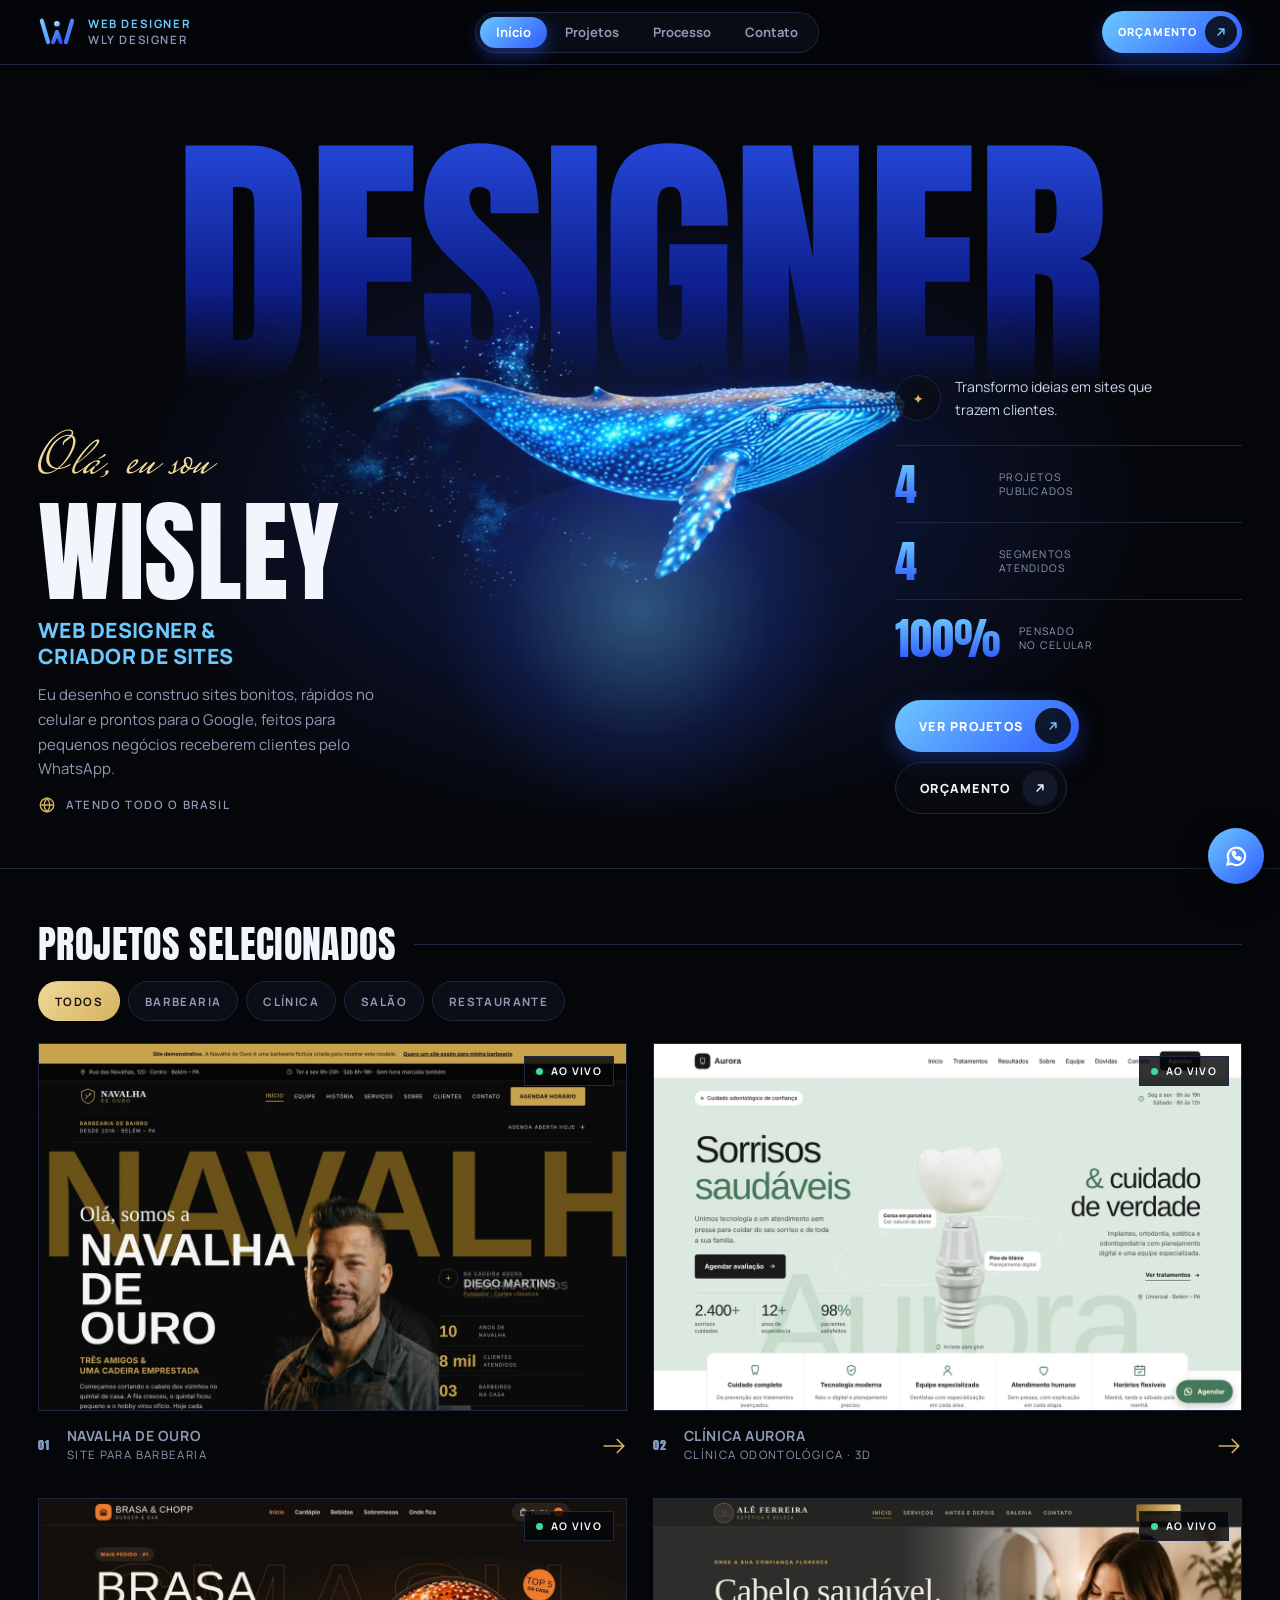
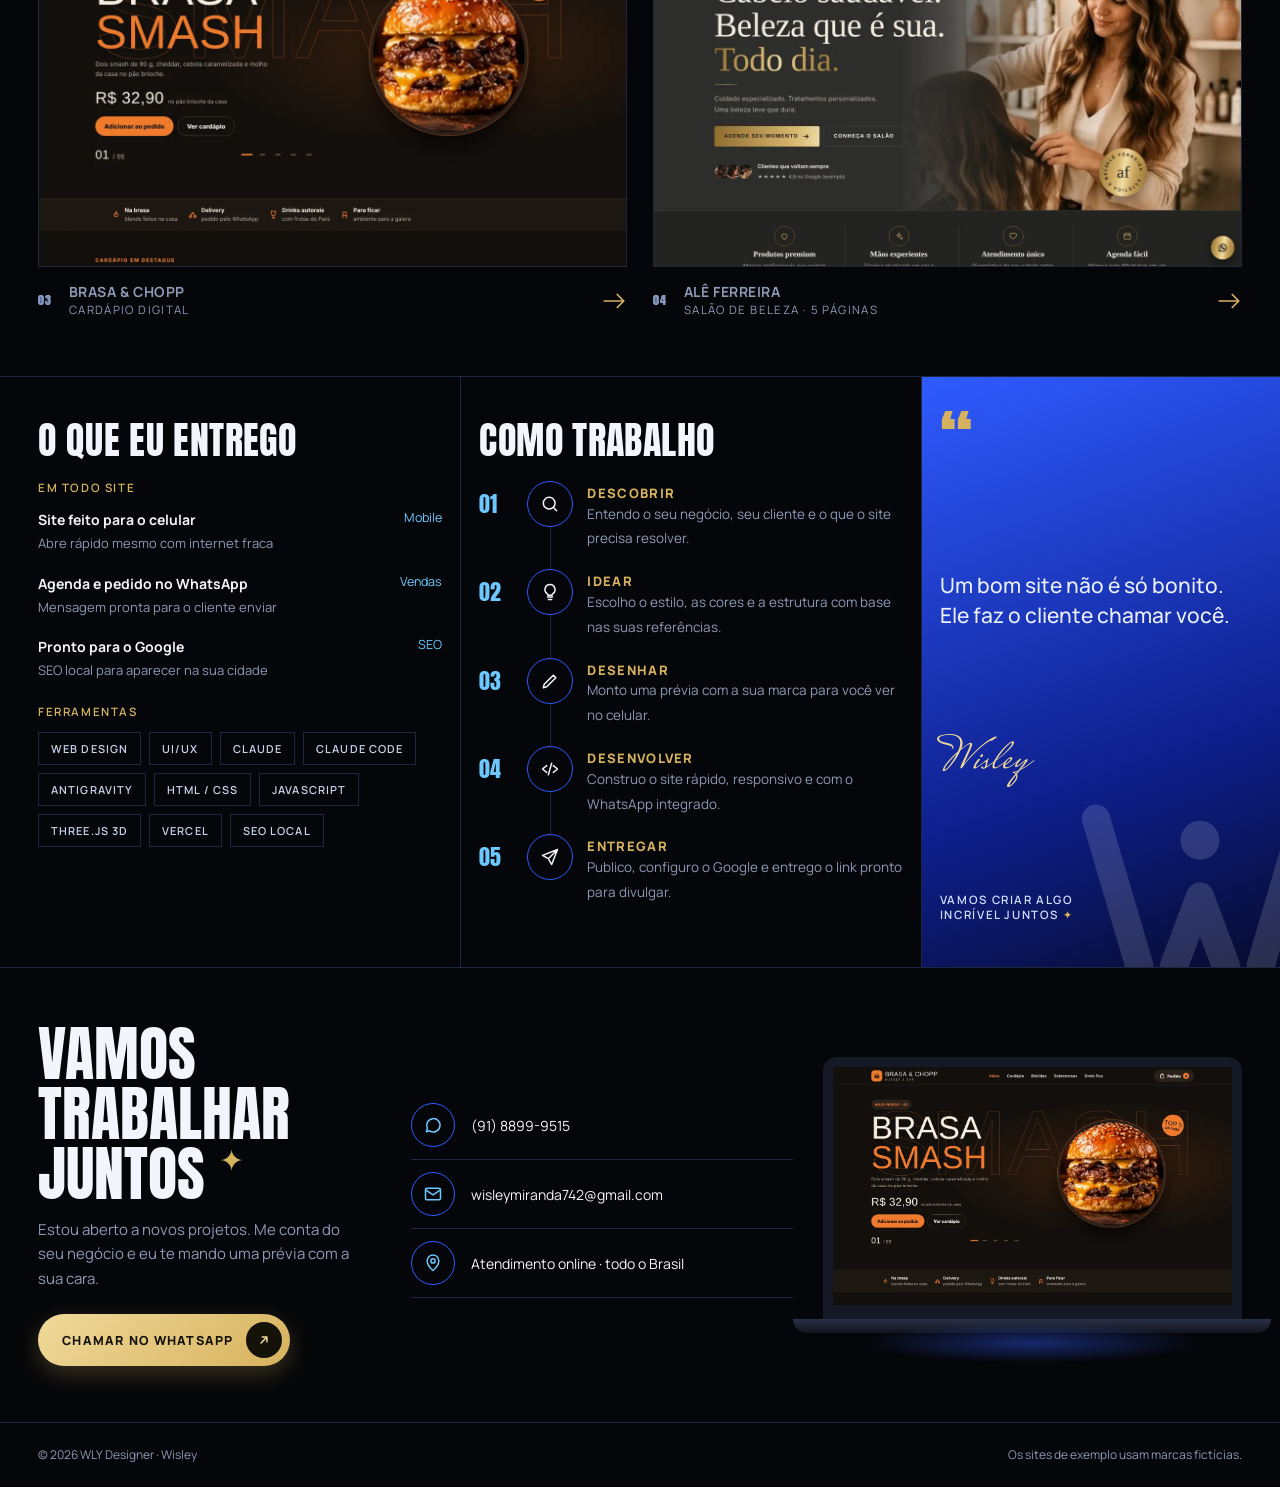
<file: index.html>
<!doctype html>
<html lang="pt-BR">
<head>
<meta charset="utf-8">
<meta name="viewport" content="width=device-width, initial-scale=1, viewport-fit=cover">
<title>WLY Designer | Portfólio de Wisley</title>
<meta name="description" content="Portfólio de Wisley, web designer da WLY Designer. Sites rápidos e bonitos para barbearias, clínicas, salões e restaurantes, com agendamento e pedido pelo WhatsApp.">
<meta name="theme-color" content="#050609">
<meta property="og:type" content="website">
<meta property="og:locale" content="pt_BR">
<meta property="og:title" content="WLY Designer | Portfólio de Wisley">
<meta property="og:description" content="Sites que transformam visitas em clientes no WhatsApp. Veja os projetos ao vivo.">
<meta property="og:url" content="https://wly-designer.vercel.app/">
<meta property="og:image" content="https://wly-designer.vercel.app/assets/og-wly.jpg">
<meta property="og:image:width" content="1200">
<meta property="og:image:height" content="630">
<meta name="twitter:card" content="summary_large_image">
<link rel="canonical" href="https://wly-designer.vercel.app/">
<link rel="icon" href="assets/logo/wly-simbolo.svg" type="image/svg+xml">
<link rel="apple-touch-icon" href="assets/logo/wly-icone.png">
<link rel="preconnect" href="https://fonts.googleapis.com">
<link rel="preconnect" href="https://fonts.gstatic.com" crossorigin>
<link href="https://fonts.googleapis.com/css2?family=Anton&family=Mrs+Saint+Delafield&family=Manrope:wght@400;500;600;700;800&display=swap" rel="stylesheet">
<style>
/* Layout: portfólio pessoal no formato da referência. Palavra gigante "PORTFÓLIO" atrás da figura central, nome à esquerda, frase e números à direita; depois projetos, ferramentas + processo + citação, e contato com notebook. Preto, azul claro e escuro da logo WLY e detalhes em dourado. */
:root {
  --bg: #050609;
  --bg-2: #0B0E17;
  --bg-3: #121729;
  --line: #1E2640;
  --fg: #F2F5FB;
  --muted: #8E9AB5;
  --blue: #2F5BFF;     /* azul escuro da logo */
  --blue-d: #0E1F8C;
  --sky: #6CC8FF;      /* azul claro da logo */
  --gold: #D6B25E;
  --gold-l: #F0D99A;
  --display: 'Anton', 'Impact', 'Arial Narrow', sans-serif;
  --body: 'Manrope', system-ui, -apple-system, 'Segoe UI', sans-serif;
  --script: 'Mrs Saint Delafield', 'Brush Script MT', cursive;
  color-scheme: dark;
}
*, *::before, *::after { box-sizing: border-box; }
html { scroll-behavior: smooth; -webkit-text-size-adjust: 100%; }
section[id] { scroll-margin-top: 72px; }
body { margin: 0; background: var(--bg); color: var(--fg); font: 400 15px/1.65 var(--body); }
img { max-width: 100%; display: block; }
a { color: inherit; }
h1, h2, h3 { margin: 0; text-wrap: balance; }
:focus-visible { outline: 2px solid var(--sky); outline-offset: 3px; border-radius: 6px; }
.wrap { max-width: 1240px; margin: 0 auto; padding-left: max(18px, env(safe-area-inset-left, 0px)); padding-right: max(18px, env(safe-area-inset-right, 0px)); }
.cap { font: 600 11.5px/1.3 var(--body); letter-spacing: .14em; text-transform: uppercase; }
.star { color: var(--gold); }
.h2 { font: 400 clamp(28px, 6vw, 38px)/1 var(--display); text-transform: uppercase; letter-spacing: .01em; }

/* topo */
.top { position: sticky; top: 0; z-index: 30; border-bottom: 1px solid var(--line); background: rgba(5,6,9,.78); backdrop-filter: blur(14px); -webkit-backdrop-filter: blur(14px); padding-top: env(safe-area-inset-top, 0px); }
.top .wrap { display: flex; align-items: center; justify-content: space-between; gap: 14px; min-height: 64px; }
.who { display: flex; align-items: center; gap: 12px; text-decoration: none; }
.who img { width: 38px; height: 32px; }
.who .cap { line-height: 1.35; color: var(--muted); }
.who .cap b { display: block; color: var(--sky); font-weight: 700; }
.avail { display: inline-flex; align-items: center; gap: 10px; color: var(--muted); text-decoration: none; }
.avail .dot { width: 8px; height: 8px; border-radius: 50%; background: #3DDC97; box-shadow: 0 0 0 4px rgba(61,220,151,.15); }
.avail span.t { display: none; }
@media (min-width: 640px) { .avail span.t { display: inline; } }

/* herói */
.hero { position: relative; overflow: hidden; border-bottom: 1px solid var(--line); background: radial-gradient(60% 60% at 50% 55%, rgba(47,91,255,.28) 0%, rgba(5,6,9,0) 70%), var(--bg); }
.giant { position: absolute; left: 0; right: 0; top: 0; padding-top: .3em; text-align: center; white-space: nowrap; font: 400 clamp(76px, 21.5vw, 330px)/.86 var(--display); letter-spacing: -.01em; text-transform: uppercase; background: linear-gradient(180deg, var(--blue) 0%, var(--blue-d) 70%, rgba(14,31,140,0) 100%); -webkit-background-clip: text; background-clip: text; color: transparent; pointer-events: none; user-select: none; }
.hero .wrap { position: relative; display: grid; gap: 26px; padding-block: 140px 40px; }
.figure { position: relative; justify-self: center; width: min(86vw, 420px); aspect-ratio: 1/.8; display: grid; place-items: end center; }
.figure .me { width: 100%; height: 100%; object-fit: contain; object-position: bottom; filter: drop-shadow(0 30px 40px rgba(0,0,0,.6)); }
.figure .orb { position: absolute; inset: 8% 4% 4%; border-radius: 50%; background: radial-gradient(circle at 50% 40%, rgba(108,200,255,.35), rgba(47,91,255,.12) 45%, rgba(5,6,9,0) 70%); }
.figure .ring { position: absolute; inset: 10% 8% 8%; border-radius: 50%; border: 1px solid rgba(214,178,94,.45); animation: spin 30s linear infinite; }
.figure .ring::after { content: "✦"; position: absolute; top: -9px; left: 50%; margin-left: -6px; color: var(--gold); font-size: 14px; }
.figure .whale { position: absolute; z-index: 1; left: 50%; top: 50%; width: 175%; max-width: none; aspect-ratio: 16/9; transform: translate(-50%, -50%); object-fit: cover; mix-blend-mode: screen; filter: contrast(1.12) brightness(.96) saturate(1.1); -webkit-mask-image: radial-gradient(ellipse 50% 50% at 50% 50%, #000 62%, transparent 100%); mask-image: radial-gradient(ellipse 50% 50% at 50% 50%, #000 62%, transparent 100%); pointer-events: none; }
.intro, .side { position: relative; z-index: 2; }
.figure .mark { position: relative; width: 74%; align-self: center; filter: drop-shadow(0 24px 50px rgba(47,91,255,.55)); }
@keyframes spin { to { transform: rotate(360deg); } }
.intro { display: flex; flex-direction: column; gap: 14px; min-width: 0; }
.hello { font: 400 clamp(40px, 9vw, 58px)/1 var(--script); color: var(--gold-l); margin-bottom: -6px; }
.name { font: 400 clamp(64px, 17vw, 112px)/.9 var(--display); text-transform: uppercase; letter-spacing: .005em; }
.role { font: 800 clamp(17px, 3.6vw, 21px)/1.25 var(--body); text-transform: uppercase; letter-spacing: .02em; color: var(--sky); }
.intro p { margin: 0; color: var(--muted); max-width: 380px; }
.where { display: inline-flex; align-items: center; gap: 10px; color: var(--muted); }
.where svg { color: var(--gold); }
.side { display: flex; flex-direction: column; gap: 24px; min-width: 0; }
.tagline { display: flex; align-items: center; gap: 14px; color: #C9D3EA; font-size: 14px; max-width: 260px; }
.tagline .c { flex: none; width: 46px; height: 46px; border-radius: 50%; border: 1px solid var(--line); display: grid; place-items: center; color: var(--gold); background: rgba(11,14,23,.7); }
.stats { list-style: none; margin: 0; padding: 0; display: grid; grid-template-columns: repeat(3, minmax(0, 1fr)); }
.stats li { display: flex; flex-direction: column; gap: 6px; padding: 14px 10px 14px 0; border-top: 1px solid var(--line); }
.stats b { font: 400 clamp(34px, 8vw, 44px)/1 var(--display); background: linear-gradient(180deg, var(--sky), var(--blue)); -webkit-background-clip: text; background-clip: text; color: transparent; }
.stats span { font-size: 10.5px; letter-spacing: .12em; text-transform: uppercase; color: var(--muted); line-height: 1.35; }
.hero-cta { display: flex; flex-wrap: wrap; gap: 10px; }
.btn { position: relative; display: inline-flex; align-items: center; justify-content: center; gap: 12px; min-height: 52px; padding: 0 8px 0 24px; border-radius: 999px; font: 800 12.5px/1 var(--body); letter-spacing: .1em; text-transform: uppercase; text-decoration: none; border: 0; cursor: pointer; overflow: hidden; isolation: isolate; transition: transform .45s cubic-bezier(.2,.9,.3,1.2), box-shadow .3s ease, border-color .3s ease, color .3s ease; will-change: transform; touch-action: manipulation; }
.btn:active { transform: scale(.95) !important; }
/* texto que "rola" para cima no hover */
.btn .roll { position: relative; display: inline-block; overflow: hidden; line-height: 1.2; }
.btn .roll::after { content: attr(data-t); position: absolute; left: 0; top: 100%; }
.btn .roll, .btn .roll::after { transition: transform .45s cubic-bezier(.7,0,.2,1); }
.btn:hover .roll { transform: translateY(-100%); }
/* bolinha com seta que gira */
.btn .bi { flex: none; width: 36px; height: 36px; border-radius: 50%; display: grid; place-items: center; transition: transform .45s cubic-bezier(.7,0,.2,1), background .3s ease; }
.btn:hover .bi { transform: rotate(45deg) scale(1.06); }
/* brilho que passa por dentro */
.btn::before { content: ""; position: absolute; inset: 0; z-index: -1; background: linear-gradient(110deg, transparent 30%, rgba(255,255,255,.35) 50%, transparent 70%); transform: translateX(-120%); transition: transform .8s ease; }
.btn:hover::before { transform: translateX(120%); }
.btn-blue { background: linear-gradient(135deg, var(--sky), var(--blue)); color: #fff; box-shadow: 0 8px 24px rgba(47,91,255,.35); }
.btn-blue .bi { background: rgba(5,6,9,.85); color: var(--sky); }
.btn-blue:hover { box-shadow: 0 12px 34px rgba(47,91,255,.6); }
.btn-gold { background: linear-gradient(135deg, var(--gold-l), var(--gold)); color: #15120A; box-shadow: 0 8px 24px rgba(214,178,94,.25); }
.btn-gold .bi { background: #15120A; color: var(--gold-l); }
.btn-line { background: rgba(11,14,23,.6); color: var(--fg); border: 1px solid var(--line); }
.btn-line .bi { background: var(--bg-3); color: var(--fg); }
.btn-line:hover { border-color: var(--sky); }
.btn-line:hover .bi { background: var(--blue); }
.btn-sm { min-height: 42px; padding: 0 5px 0 16px; font-size: 11px; gap: 8px; }
.btn-sm .bi { width: 32px; height: 32px; }

/* menu em pílula com marcador que desliza */
.pillnav { position: relative; display: none; gap: 2px; padding: 4px; border-radius: 999px; background: rgba(11,14,23,.85); border: 1px solid var(--line); }
.pillnav a { position: relative; z-index: 1; padding: 9px 16px; border-radius: 999px; font: 700 13px/1 var(--body); color: var(--muted); text-decoration: none; transition: color .3s ease; }
.pillnav a:hover, .pillnav a[aria-current="true"] { color: #fff; }
.pill-ind { position: absolute; z-index: 0; top: 4px; bottom: 4px; left: 0; width: 0; border-radius: 999px; background: linear-gradient(135deg, var(--sky), var(--blue)); box-shadow: 0 6px 18px rgba(47,91,255,.45); transition: transform .5s cubic-bezier(.6,.05,.2,1.15), width .5s cubic-bezier(.6,.05,.2,1.15); }
@media (max-width: 859px) {
  .top { backdrop-filter: none; -webkit-backdrop-filter: none; background: rgba(5,6,9,.96); }
  .pillnav { display: flex; position: fixed; z-index: 45; left: 50%; transform: translateX(-50%); bottom: calc(14px + env(safe-area-inset-bottom, 0px)); box-shadow: 0 14px 34px rgba(0,0,0,.6); backdrop-filter: blur(14px); -webkit-backdrop-filter: blur(14px); }
  .pillnav a { padding: 11px 14px; font-size: 12.5px; }
  .wa-float { bottom: calc(76px + env(safe-area-inset-bottom, 0px)) !important; }
  .foot { padding-bottom: 90px !important; }
}
@media (min-width: 860px) { .pillnav { display: flex; } }
@media (min-width: 980px) {
  .hero .wrap { grid-template-columns: 1fr minmax(0, 470px) 1fr; align-items: end; padding-block: 220px 44px; gap: 20px; }
  .figure { width: 100%; grid-column: 2; grid-row: 1; }
  .figure .whale { width: 155%; top: -2%; }
  .intro { grid-column: 1; grid-row: 1; align-self: end; padding-bottom: 10px; }
  .side { grid-column: 3; grid-row: 1; align-self: stretch; justify-content: space-between; padding-bottom: 10px; }
  .tagline { margin-top: 90px; }
  .stats { grid-template-columns: minmax(0, 1fr); }
  .stats li { flex-direction: row; align-items: center; gap: 18px; padding: 16px 0; }
  .stats b { min-width: 86px; }
}

/* projetos */
.sec { padding-block: 56px; border-bottom: 1px solid var(--line); }
.sec-head { display: flex; align-items: center; gap: 18px; margin-bottom: 26px; }
.sec-head .ln { flex: 1; height: 1px; background: var(--line); }
.sec-head a { flex: none; display: inline-flex; align-items: center; gap: 10px; text-decoration: none; color: var(--muted); }
.sec-head a:hover { color: var(--sky); }
.filters { display: flex; gap: 8px; overflow-x: auto; scrollbar-width: none; margin: -8px 0 22px; }
.filters::-webkit-scrollbar { display: none; }
.filters button { flex: none; min-height: 40px; padding: 0 16px; border-radius: 6px; border: 1px solid var(--line); background: var(--bg-2); color: var(--muted); font: 700 11.5px var(--body); letter-spacing: .12em; text-transform: uppercase; cursor: pointer; touch-action: manipulation; }
.filters button { border-radius: 999px; transition: background .35s ease, color .35s ease, transform .35s cubic-bezier(.2,.9,.3,1.2); }
.filters button:active { transform: scale(.94); }
.filters button[aria-pressed="true"] { color: #15120A; background: linear-gradient(135deg, var(--gold-l), var(--gold)); border-color: transparent; }
.projects { display: grid; gap: 26px; grid-template-columns: minmax(0, 1fr); }
.proj[hidden] { display: none; }
.proj a.pic { display: block; position: relative; border: 1px solid var(--line); background: var(--bg-2); overflow: hidden; aspect-ratio: 16/10; }
.proj a.pic img { width: 100%; height: 100%; object-fit: cover; object-position: top; transition: transform .6s ease; }
.proj a.pic:hover img { transform: scale(1.04); }
.proj a.pic .live { position: absolute; top: 12px; right: 12px; background: rgba(5,6,9,.82); border: 1px solid var(--line); padding: 7px 11px; font: 700 10.5px var(--body); letter-spacing: .12em; text-transform: uppercase; display: inline-flex; gap: 8px; align-items: center; }
.proj a.pic .live i { width: 7px; height: 7px; border-radius: 50%; background: #3DDC97; }
.proj .row { display: grid; grid-template-columns: auto minmax(0, 1fr) auto; align-items: center; gap: 16px; padding-top: 16px; text-decoration: none; }
.proj .num { font: 400 38px/1 var(--display); background: linear-gradient(180deg, var(--sky), var(--blue)); -webkit-background-clip: text; background-clip: text; color: transparent; }
.proj .row b { display: block; font: 700 14px/1.3 var(--body); text-transform: uppercase; letter-spacing: .04em; }
.proj .row span { font-size: 11.5px; letter-spacing: .12em; text-transform: uppercase; color: var(--muted); }
.proj .row svg { color: var(--gold); transition: transform .2s ease; }
.proj .row:hover svg { transform: translateX(4px); }
@media (min-width: 760px) { .projects { grid-template-columns: repeat(2, minmax(0, 1fr)); } }
@media (min-width: 1080px) { .projects { gap: 34px 26px; } }

/* ferramentas, processo e citação */
.trio { display: grid; grid-template-columns: minmax(0, 1fr); border-bottom: 1px solid var(--line); }
.trio > div { padding-block: 44px; }
.col-pad { padding-left: max(18px, env(safe-area-inset-left, 0px)); padding-right: max(18px, env(safe-area-inset-right, 0px)); }
.sub { color: var(--gold); margin: 22px 0 12px; }
.edu { list-style: none; padding: 0; margin: 0; display: grid; gap: 16px; }
.edu li { display: flex; justify-content: space-between; gap: 14px; }
.edu b { display: block; font-size: 14px; }
.edu span { color: var(--muted); font-size: 13px; }
.edu em { font-style: normal; color: var(--sky); font-size: 12.5px; white-space: nowrap; }
.chips { list-style: none; padding: 0; margin: 0; display: flex; flex-wrap: wrap; gap: 8px; }
.chips li { border: 1px solid var(--line); padding: 8px 12px; font: 600 11px var(--body); letter-spacing: .1em; text-transform: uppercase; color: #C9D3EA; }
.steps { list-style: none; padding: 0; margin: 22px 0 0; display: grid; gap: 0; counter-reset: s; }
.steps li { counter-increment: s; position: relative; display: grid; grid-template-columns: 34px 46px minmax(0, 1fr); gap: 14px; align-items: start; padding-bottom: 18px; }
.steps li::before { content: "0" counter(s); font: 400 22px/46px var(--display); color: var(--sky); }
.steps .ic { width: 46px; height: 46px; border-radius: 50%; border: 1px solid var(--blue); display: grid; place-items: center; color: var(--fg); background: var(--bg); position: relative; z-index: 1; }
.steps li:not(:last-child)::after { content: ""; position: absolute; left: calc(34px + 14px + 23px); top: 46px; bottom: 0; width: 1px; background: var(--line); }
.steps b { display: block; font: 800 13px/1.3 var(--body); letter-spacing: .1em; text-transform: uppercase; color: var(--gold); padding-top: 4px; }
.steps span { color: var(--muted); font-size: 13.5px; line-height: 1.5; }
.quote { position: relative; overflow: hidden; background: linear-gradient(160deg, var(--blue) 0%, var(--blue-d) 65%, #070B2E 100%); display: flex; flex-direction: column; justify-content: space-between; gap: 30px; }
.quote .qm { font: 400 70px/.6 var(--display); color: var(--gold); }
.quote blockquote { margin: 0; font: 500 21px/1.4 var(--body); color: #EAF0FF; max-width: 300px; }
.quote .sig { font: 400 46px/1 var(--script); color: var(--gold-l); }
.quote .cap { color: #CFE0FF; }
.quote::after { content: ""; position: absolute; right: -50px; bottom: -40px; width: 260px; height: 220px; background: url(assets/logo/wly-simbolo.svg) no-repeat center / contain; opacity: .14; filter: brightness(0) invert(1); pointer-events: none; }
@media (min-width: 980px) {
  .trio { grid-template-columns: 1fr 1fr .78fr; }
  .trio > div + div { border-left: 1px solid var(--line); }
  .col-pad:first-child { padding-left: max(18px, calc((100vw - 1240px) / 2 + 18px)); }
}

/* contato */
.contact { position: relative; overflow: hidden; }
.contact .wrap { display: grid; gap: 30px; padding-block: 56px; }
.big { font: 400 clamp(40px, 9vw, 60px)/1 var(--display); text-transform: uppercase; }
.big .star { font-size: .5em; vertical-align: top; }
.contact p { color: var(--muted); max-width: 320px; margin: 14px 0 22px; }
.ways { list-style: none; padding: 0; margin: 0; display: grid; }
.ways li { border-bottom: 1px solid var(--line); }
.ways a, .ways div { display: flex; align-items: center; gap: 16px; padding: 12px 0; text-decoration: none; font-size: 14px; min-width: 0; }
.ways a:hover { color: var(--sky); }
.ways .ic { flex: none; width: 44px; height: 44px; border-radius: 50%; border: 1px solid var(--blue); display: grid; place-items: center; color: var(--sky); }
.ways span { overflow-wrap: anywhere; }
.laptop { position: relative; justify-self: center; width: min(100%, 520px); }
.laptop .scr { border: 10px solid #151925; border-bottom-width: 14px; border-radius: 14px 14px 0 0; background: #000; aspect-ratio: 16/10; overflow: hidden; }
.laptop .scr img { width: 100%; height: 100%; object-fit: cover; object-position: top; }
.laptop .base { height: 14px; margin: 0 -7%; background: linear-gradient(180deg, #2A3146, #11141E); border-radius: 0 0 14px 14px; }
.laptop::before { content: ""; position: absolute; left: 10%; right: 10%; bottom: -30px; height: 40px; background: radial-gradient(closest-side, rgba(47,91,255,.4), transparent); }
@media (min-width: 980px) { .contact .wrap { grid-template-columns: .9fr 1fr 1.1fr; align-items: center; } }

.foot { border-top: 1px solid var(--line); padding-block: 22px; color: var(--muted); font-size: 12px; }
.foot .wrap { display: flex; flex-wrap: wrap; justify-content: space-between; gap: 10px; }

.wa-float { position: fixed; right: max(16px, env(safe-area-inset-right, 0px)); bottom: calc(16px + env(safe-area-inset-bottom, 0px)); z-index: 40; width: 56px; height: 56px; border-radius: 50%; background: linear-gradient(135deg, var(--sky), var(--blue)); color: #fff; display: grid; place-items: center; box-shadow: 0 10px 26px rgba(0,0,0,.55); text-decoration: none; }

@media (prefers-reduced-motion: reduce) { *, *::before, *::after { animation: none !important; transition: none !important; scroll-behavior: auto !important; } }
</style>
</head>
<body>

<header class="top">
  <div class="wrap">
    <a class="who" href="#inicio" aria-label="WLY Designer, início"><img src="assets/logo/wly-simbolo.svg" alt=""><span class="cap"><b>Web designer</b>WLY Designer</span></a>
    <nav class="pillnav" aria-label="Principal">
      <span class="pill-ind" aria-hidden="true"></span>
      <a href="#inicio" aria-current="true">Início</a><a href="#projetos">Projetos</a><a href="#processo">Processo</a><a href="#contato">Contato</a>
    </nav>
    <a class="btn btn-blue btn-sm" href="#contato" data-magnet><span class="roll" data-t="Orçamento">Orçamento</span><span class="bi" aria-hidden="true"><svg width="14" height="14" viewBox="0 0 24 24" fill="none" stroke="currentColor" stroke-width="2.6" stroke-linecap="round" stroke-linejoin="round"><path d="M7 17L17 7M9 7h8v8"/></svg></span></a>
  </div>
</header>

<main id="inicio">
<section class="hero" aria-labelledby="t-name">
  <div class="giant" aria-hidden="true">Designer</div>
  <div class="wrap">
    <div class="figure" id="figura">
      <span class="orb" aria-hidden="true"></span>
      <video class="whale" poster="assets/baleia-poster.webp" autoplay muted loop playsinline preload="auto" aria-label="Baleia azul brilhante nadando"><source src="assets/baleia.webm" type="video/webm"><source src="assets/baleia.mp4" type="video/mp4"></video>
    </div>
    <div class="intro">
      <span class="hello">Olá, eu sou</span>
      <h1 class="name" id="t-name">Wisley</h1>
      <span class="role">Web designer &amp;<br>criador de sites</span>
      <p>Eu desenho e construo sites bonitos, rápidos no celular e prontos para o Google, feitos para pequenos negócios receberem clientes pelo WhatsApp.</p>
      <span class="where cap"><svg width="18" height="18" viewBox="0 0 24 24" fill="none" stroke="currentColor" stroke-width="1.8" aria-hidden="true"><circle cx="12" cy="12" r="9"/><path d="M3 12h18M12 3c2.5 2.8 3.8 5.8 3.8 9s-1.3 6.2-3.8 9c-2.5-2.8-3.8-5.8-3.8-9S9.5 5.8 12 3z"/></svg>Atendo todo o Brasil</span>
    </div>
    <div class="side">
      <div class="tagline"><span class="c" aria-hidden="true">✦</span>Transformo ideias em sites que trazem clientes.</div>
      <ul class="stats">
        <li><b>4</b><span>Projetos<br>publicados</span></li>
        <li><b>4</b><span>Segmentos<br>atendidos</span></li>
        <li><b>100%</b><span>Pensado<br>no celular</span></li>
      </ul>
      <div class="hero-cta"><a class="btn btn-blue" href="#projetos" data-magnet><span class="roll" data-t="Ver projetos">Ver projetos</span><span class="bi" aria-hidden="true"><svg width="14" height="14" viewBox="0 0 24 24" fill="none" stroke="currentColor" stroke-width="2.6" stroke-linecap="round" stroke-linejoin="round"><path d="M7 17L17 7M9 7h8v8"/></svg></span></a><a class="btn btn-line" href="#contato" data-magnet><span class="roll" data-t="Orçamento">Orçamento</span><span class="bi" aria-hidden="true"><svg width="14" height="14" viewBox="0 0 24 24" fill="none" stroke="currentColor" stroke-width="2.6" stroke-linecap="round" stroke-linejoin="round"><path d="M7 17L17 7M9 7h8v8"/></svg></span></a></div>
    </div>
  </div>
</section>

<section class="sec" id="projetos" aria-labelledby="t-proj">
  <div class="wrap">
    <div class="sec-head"><h2 class="h2" id="t-proj">Projetos selecionados</h2><span class="ln" aria-hidden="true"></span></div>
    <div class="filters" role="group" aria-label="Filtrar por segmento">
      <button type="button" data-f="todos" aria-pressed="true">Todos</button>
      <button type="button" data-f="barbearia" aria-pressed="false">Barbearia</button>
      <button type="button" data-f="clinica" aria-pressed="false">Clínica</button>
      <button type="button" data-f="salao" aria-pressed="false">Salão</button>
      <button type="button" data-f="restaurante" aria-pressed="false">Restaurante</button>
    </div>
    <div class="projects">
      <article class="proj" data-seg="barbearia">
        <a class="pic" href="projetos/navalha-de-ouro/" target="_blank" rel="noopener"><img src="assets/shots/navalha-de-ouro-d.webp" alt="Site da barbearia Navalha de Ouro" loading="lazy"><span class="live"><i></i>Ao vivo</span></a>
        <a class="row" href="projetos/navalha-de-ouro/" target="_blank" rel="noopener"><span class="num">01</span><span><b>Navalha de Ouro</b><span>Site para barbearia</span></span><svg width="26" height="26" viewBox="0 0 24 24" fill="none" stroke="currentColor" stroke-width="1.6" stroke-linecap="round" stroke-linejoin="round" aria-hidden="true"><path d="M3 12h18M15 6l6 6-6 6"/></svg></a>
      </article>
      <article class="proj" data-seg="clinica">
        <a class="pic" href="projetos/clinica-aurora/" target="_blank" rel="noopener"><img src="assets/shots/clinica-aurora-d.webp" alt="Site da Clínica Aurora com implante 3D" loading="lazy"><span class="live"><i></i>Ao vivo</span></a>
        <a class="row" href="projetos/clinica-aurora/" target="_blank" rel="noopener"><span class="num">02</span><span><b>Clínica Aurora</b><span>Clínica odontológica · 3D</span></span><svg width="26" height="26" viewBox="0 0 24 24" fill="none" stroke="currentColor" stroke-width="1.6" stroke-linecap="round" stroke-linejoin="round" aria-hidden="true"><path d="M3 12h18M15 6l6 6-6 6"/></svg></a>
      </article>
      <article class="proj" data-seg="restaurante">
        <a class="pic" href="projetos/brasa-e-chopp/" target="_blank" rel="noopener"><img src="assets/shots/brasa-e-chopp-d.webp" alt="Cardápio digital Brasa e Chopp" loading="lazy"><span class="live"><i></i>Ao vivo</span></a>
        <a class="row" href="projetos/brasa-e-chopp/" target="_blank" rel="noopener"><span class="num">03</span><span><b>Brasa &amp; Chopp</b><span>Cardápio digital</span></span><svg width="26" height="26" viewBox="0 0 24 24" fill="none" stroke="currentColor" stroke-width="1.6" stroke-linecap="round" stroke-linejoin="round" aria-hidden="true"><path d="M3 12h18M15 6l6 6-6 6"/></svg></a>
      </article>
      <article class="proj" data-seg="salao">
        <a class="pic" href="projetos/ale-ferreira/" target="_blank" rel="noopener"><img src="assets/shots/ale-ferreira-d.webp" alt="Site do salão Alê Ferreira Estética e Beleza" loading="lazy"><span class="live"><i></i>Ao vivo</span></a>
        <a class="row" href="projetos/ale-ferreira/" target="_blank" rel="noopener"><span class="num">04</span><span><b>Alê Ferreira</b><span>Salão de beleza · 5 páginas</span></span><svg width="26" height="26" viewBox="0 0 24 24" fill="none" stroke="currentColor" stroke-width="1.6" stroke-linecap="round" stroke-linejoin="round" aria-hidden="true"><path d="M3 12h18M15 6l6 6-6 6"/></svg></a>
      </article>
    </div>
  </div>
</section>

<section class="trio" id="processo" aria-label="Ferramentas, processo e filosofia">
  <div class="col-pad">
    <h2 class="h2">O que eu entrego</h2>
    <h3 class="cap sub">Em todo site</h3>
    <ul class="edu">
      <li><div><b>Site feito para o celular</b><span>Abre rápido mesmo com internet fraca</span></div><em>Mobile</em></li>
      <li><div><b>Agenda e pedido no WhatsApp</b><span>Mensagem pronta para o cliente enviar</span></div><em>Vendas</em></li>
      <li><div><b>Pronto para o Google</b><span>SEO local para aparecer na sua cidade</span></div><em>SEO</em></li>
    </ul>
    <h3 class="cap sub">Ferramentas</h3>
    <ul class="chips"><li>Web design</li><li>UI/UX</li><li>Claude</li><li>Claude Code</li><li>Antigravity</li><li>HTML / CSS</li><li>JavaScript</li><li>Three.js 3D</li><li>Vercel</li><li>SEO local</li></ul>
  </div>
  <div class="col-pad">
    <h2 class="h2">Como trabalho</h2>
    <ol class="steps">
      <li><span class="ic" aria-hidden="true"><svg width="20" height="20" viewBox="0 0 24 24" fill="none" stroke="currentColor" stroke-width="1.8" stroke-linecap="round"><circle cx="11" cy="11" r="7"/><path d="M20 20l-3.5-3.5"/></svg></span><div><b>Descobrir</b><span>Entendo o seu negócio, seu cliente e o que o site precisa resolver.</span></div></li>
      <li><span class="ic" aria-hidden="true"><svg width="20" height="20" viewBox="0 0 24 24" fill="none" stroke="currentColor" stroke-width="1.8" stroke-linecap="round" stroke-linejoin="round"><path d="M9 18h6M10 21h4M12 3a6 6 0 0 0-3.5 10.9c.6.5 1 1.2 1 2.1h5c0-.9.4-1.6 1-2.1A6 6 0 0 0 12 3z"/></svg></span><div><b>Idear</b><span>Escolho o estilo, as cores e a estrutura com base nas suas referências.</span></div></li>
      <li><span class="ic" aria-hidden="true"><svg width="20" height="20" viewBox="0 0 24 24" fill="none" stroke="currentColor" stroke-width="1.8" stroke-linecap="round" stroke-linejoin="round"><path d="M4 20l4-1 11-11-3-3L5 16z"/></svg></span><div><b>Desenhar</b><span>Monto uma prévia com a sua marca para você ver no celular.</span></div></li>
      <li><span class="ic" aria-hidden="true"><svg width="20" height="20" viewBox="0 0 24 24" fill="none" stroke="currentColor" stroke-width="1.8" stroke-linecap="round" stroke-linejoin="round"><path d="M8 8l-5 4 5 4M16 8l5 4-5 4M14 5l-4 14"/></svg></span><div><b>Desenvolver</b><span>Construo o site rápido, responsivo e com o WhatsApp integrado.</span></div></li>
      <li><span class="ic" aria-hidden="true"><svg width="20" height="20" viewBox="0 0 24 24" fill="none" stroke="currentColor" stroke-width="1.8" stroke-linecap="round" stroke-linejoin="round"><path d="M21 3L10 14M21 3l-7 18-4-7-7-4z"/></svg></span><div><b>Entregar</b><span>Publico, configuro o Google e entrego o link pronto para divulgar.</span></div></li>
    </ol>
  </div>
  <div class="col-pad quote">
    <span class="qm" aria-hidden="true">“</span>
    <blockquote>Um bom site não é só bonito. Ele faz o cliente chamar você.</blockquote>
    <span class="sig" aria-hidden="true">Wisley</span>
    <span class="cap">Vamos criar algo<br>incrível juntos <span class="star">✦</span></span>
  </div>
</section>

<section class="contact" id="contato" aria-labelledby="t-ct">
  <div class="wrap">
    <div>
      <h2 class="big" id="t-ct">Vamos trabalhar<br>juntos <span class="star">✦</span></h2>
      <p>Estou aberto a novos projetos. Me conta do seu negócio e eu te mando uma prévia com a sua cara.</p>
      <a class="btn btn-gold" data-magnet data-wa="Olá, Wisley! Vi seu portfólio e quero um orçamento." href="#" target="_blank" rel="noopener"><span class="roll" data-t="Chamar no WhatsApp">Chamar no WhatsApp</span><span class="bi" aria-hidden="true"><svg width="14" height="14" viewBox="0 0 24 24" fill="none" stroke="currentColor" stroke-width="2.6" stroke-linecap="round" stroke-linejoin="round"><path d="M7 17L17 7M9 7h8v8"/></svg></span></a>
    </div>
    <ul class="ways">
      <li><a data-wa="Olá, Wisley! Vi seu portfólio e quero um orçamento." href="#" target="_blank" rel="noopener"><span class="ic" aria-hidden="true"><svg width="20" height="20" viewBox="0 0 24 24" fill="none" stroke="currentColor" stroke-width="1.8" stroke-linecap="round" stroke-linejoin="round"><path d="M4 20l1.3-4A8 8 0 1 1 8 19z"/></svg></span><span id="wa-num">[seu WhatsApp]</span></a></li>
      <li><div><span class="ic" aria-hidden="true"><svg width="20" height="20" viewBox="0 0 24 24" fill="none" stroke="currentColor" stroke-width="1.8"><rect x="3" y="5" width="18" height="14" rx="2"/><path d="M3 7l9 6 9-6"/></svg></span><span id="mail">[seu e-mail]</span></div></li>
      <li><div><span class="ic" aria-hidden="true"><svg width="20" height="20" viewBox="0 0 24 24" fill="none" stroke="currentColor" stroke-width="1.8" stroke-linecap="round" stroke-linejoin="round"><path d="M12 21s7-6.2 7-11.5A7 7 0 0 0 5 9.5C5 14.8 12 21 12 21z"/><circle cx="12" cy="9.5" r="2.5"/></svg></span><span>Atendimento online · todo o Brasil</span></div></li>
    </ul>
    <div class="laptop" aria-hidden="true"><div class="scr"><img src="assets/shots/brasa-e-chopp-d.webp" alt="" loading="lazy"></div><div class="base"></div></div>
  </div>
</section>
</main>

<footer class="foot">
  <div class="wrap"><span>© <span id="ano">2026</span> WLY Designer · Wisley</span><span>Os sites de exemplo usam marcas fictícias.</span></div>
</footer>

<a class="wa-float" data-wa="Olá, Wisley! Vi seu portfólio e quero um orçamento." href="#" target="_blank" rel="noopener" aria-label="Chamar no WhatsApp"><svg width="26" height="26" viewBox="0 0 24 24" fill="none" stroke="currentColor" stroke-width="2" stroke-linecap="round" stroke-linejoin="round" aria-hidden="true"><path d="M4 20l1.3-4A8 8 0 1 1 8 19z"/><path d="M9 9.5c.5 2 2 3.5 4 4.5l1.3-1.2 2 1-.5 1.7c-3.5 0-7-3.5-7-7l1.7-.5 1 2z"/></svg></a>

<script>
(function () {
  /* ====== SEUS DADOS: preencha aqui ====== */
  var WHATS = '559188999515';
  var WHATS_TXT = '(91) 8899-9515';
  var INSTA = '';          // ex.: 'wlydesigner'
  var EMAIL = 'wisleymiranda742@gmail.com';
  var FOTO = '';           // sua foto recortada (PNG sem fundo), ex.: 'assets/wisley.png'
  /* ======================================= */

  document.querySelectorAll('[data-wa]').forEach(function (a) { a.href = 'https://wa.me/' + WHATS + '?text=' + encodeURIComponent(a.getAttribute('data-wa')); });
  document.querySelectorAll('[data-ig]').forEach(function (a) { a.href = 'https://www.instagram.com/' + INSTA; });
  if (WHATS_TXT) document.getElementById('wa-num').textContent = WHATS_TXT;
  if (INSTA) document.getElementById('ig-txt').textContent = '@' + INSTA;
  if (EMAIL) document.getElementById('mail').textContent = EMAIL;
  if (FOTO) {
    var fig = document.getElementById('figura'); var m = fig.querySelector('.whale');
    var img = new Image(); img.className = 'me'; img.alt = 'Foto de Wisley'; img.src = FOTO;
    img.onload = function () { m.replaceWith(img); };
  }
  document.getElementById('ano').textContent = new Date().getFullYear();
  var wv = document.querySelector('.whale');
  if (wv) { if (window.matchMedia && window.matchMedia('(prefers-reduced-motion: reduce)').matches) { wv.removeAttribute('autoplay'); wv.pause(); } else { var pr = wv.play(); if (pr && pr.catch) pr.catch(function () {}); } }

  /* botões magnéticos: seguem o mouse de leve (só em computador) */
  var fine = window.matchMedia && window.matchMedia('(hover: hover) and (pointer: fine)').matches;
  var calm = window.matchMedia && window.matchMedia('(prefers-reduced-motion: reduce)').matches;
  if (fine && !calm) {
    document.querySelectorAll('[data-magnet]').forEach(function (el) {
      el.addEventListener('mousemove', function (e) {
        var r = el.getBoundingClientRect(), x = e.clientX - r.left - r.width / 2, y = e.clientY - r.top - r.height / 2;
        el.style.transform = 'translate(' + (x * .28) + 'px,' + (y * .38) + 'px)';
        var bi = el.querySelector('.bi'); if (bi) bi.style.translate = (x * .12) + 'px ' + (y * .12) + 'px';
      });
      el.addEventListener('mouseleave', function () { el.style.transform = ''; var bi = el.querySelector('.bi'); if (bi) bi.style.translate = ''; });
    });
  }

  /* menu em pílula: o marcador desliza até o item ativo / com o mouse */
  var nav = document.querySelector('.pillnav'), ind = nav.querySelector('.pill-ind'), links = nav.querySelectorAll('a');
  function moveTo(a) { ind.style.width = a.offsetWidth + 'px'; ind.style.transform = 'translateX(' + a.offsetLeft + 'px)'; }
  function current() { return nav.querySelector('a[aria-current="true"]') || links[0]; }
  links.forEach(function (a) { a.addEventListener('mouseenter', function () { moveTo(a); }); });
  nav.addEventListener('mouseleave', function () { moveTo(current()); });
  function setActive(id) { links.forEach(function (a) { a.setAttribute('aria-current', a.getAttribute('href') === '#' + id ? 'true' : 'false'); }); moveTo(current()); }
  if ('IntersectionObserver' in window) {
    var io = new IntersectionObserver(function (es) { es.forEach(function (e) { if (e.isIntersecting) setActive(e.target.id); }); }, { rootMargin: '-45% 0px -50% 0px' });
    ['inicio', 'projetos', 'processo', 'contato'].forEach(function (id) { var el = document.getElementById(id); if (el) io.observe(el); });
  }
  window.addEventListener('resize', function () { moveTo(current()); });
  requestAnimationFrame(function () { moveTo(current()); });
  if (document.fonts && document.fonts.ready) document.fonts.ready.then(function () { moveTo(current()); });


  var btns = document.querySelectorAll('.filters button'), cards = document.querySelectorAll('.proj');
  btns.forEach(function (b) {
    b.addEventListener('click', function () {
      var f = b.getAttribute('data-f');
      btns.forEach(function (x) { x.setAttribute('aria-pressed', x === b ? 'true' : 'false'); });
      cards.forEach(function (c) { c.hidden = f !== 'todos' && c.getAttribute('data-seg') !== f; });
    });
  });
})();
</script>
</body>
</html>
</file>
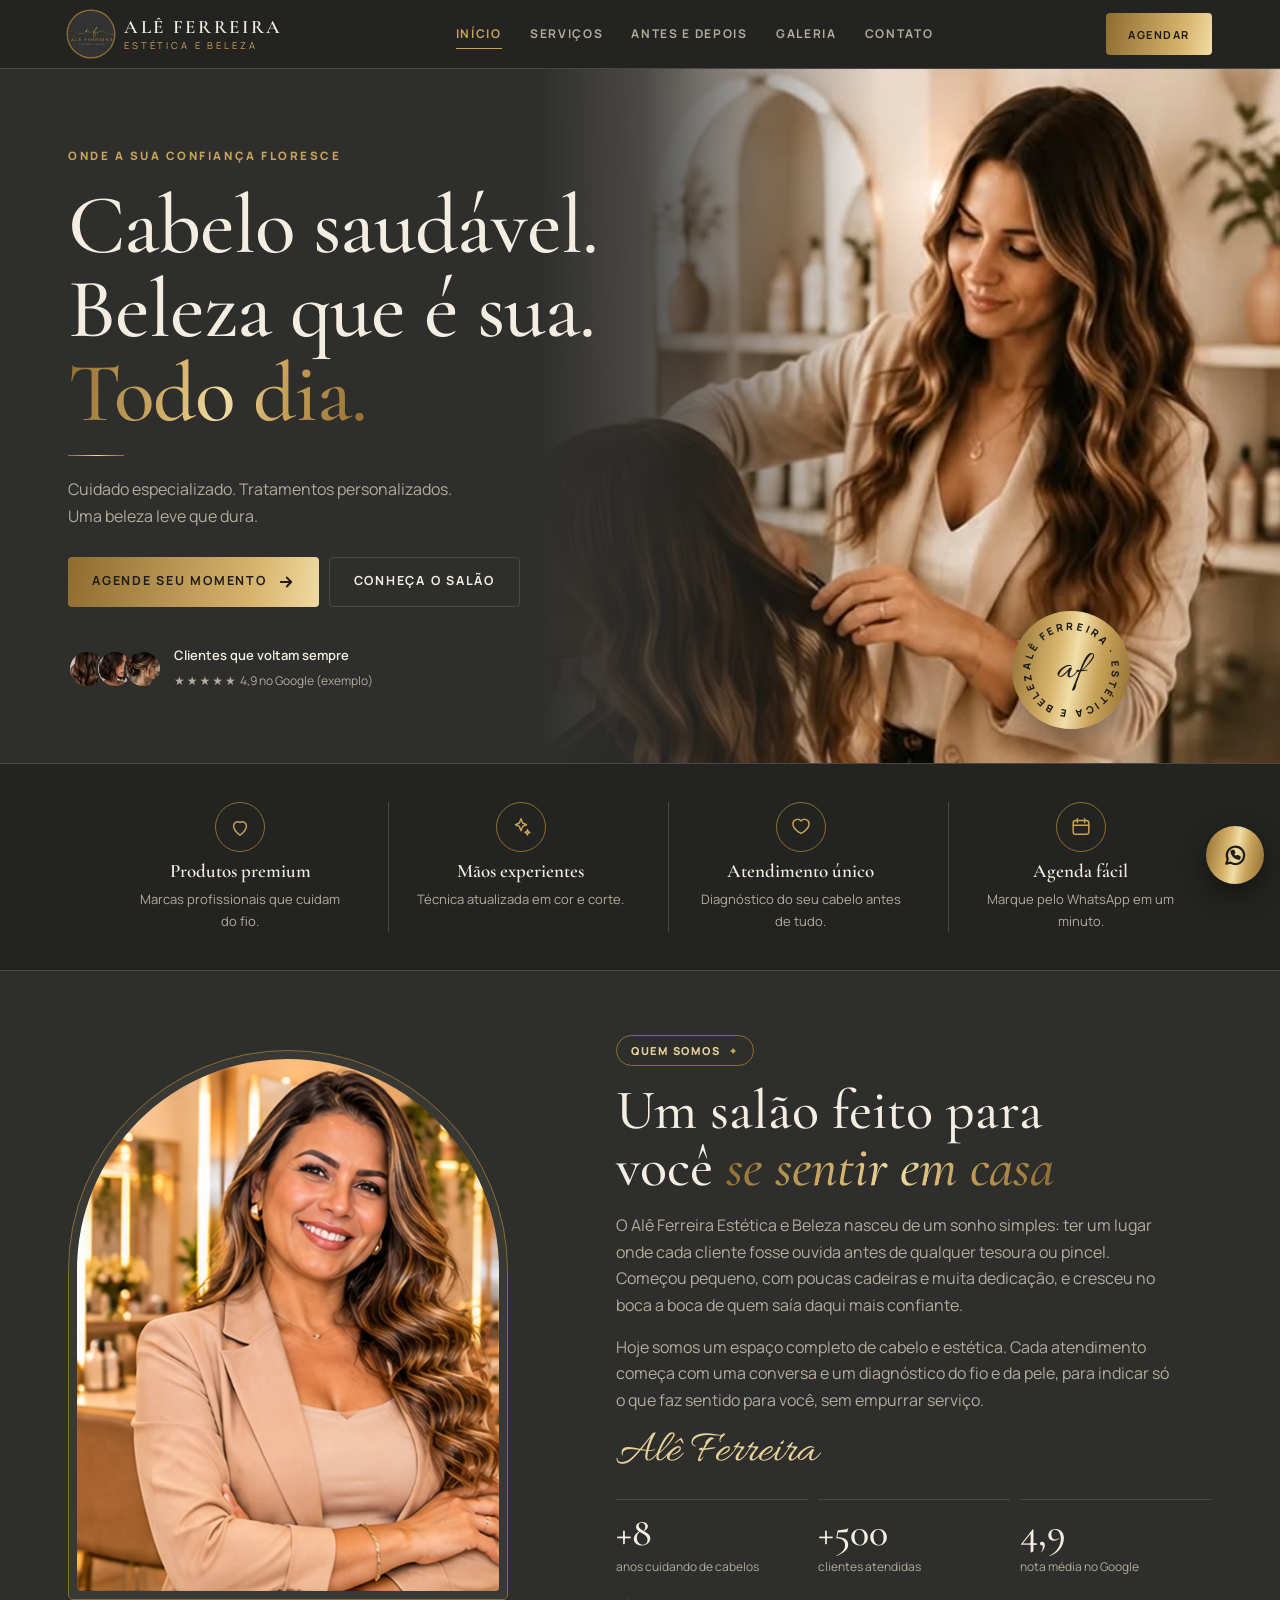
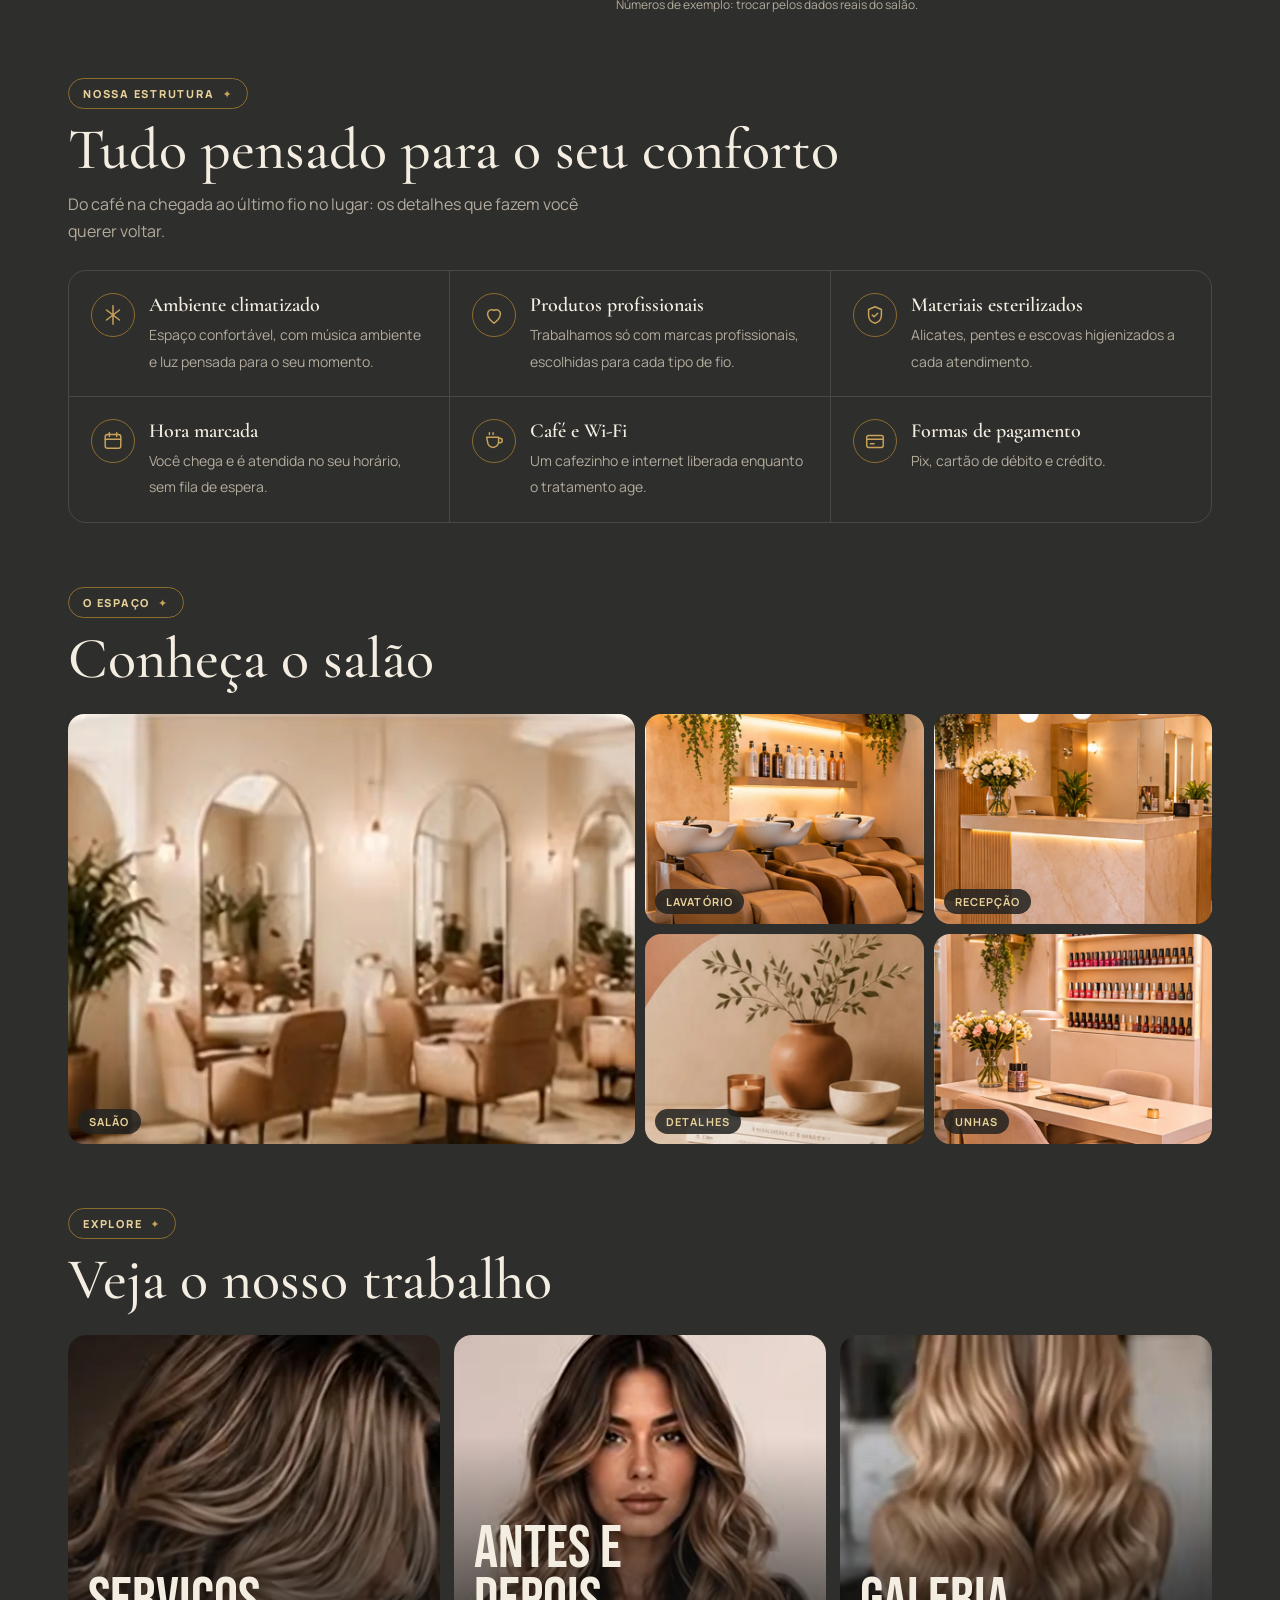
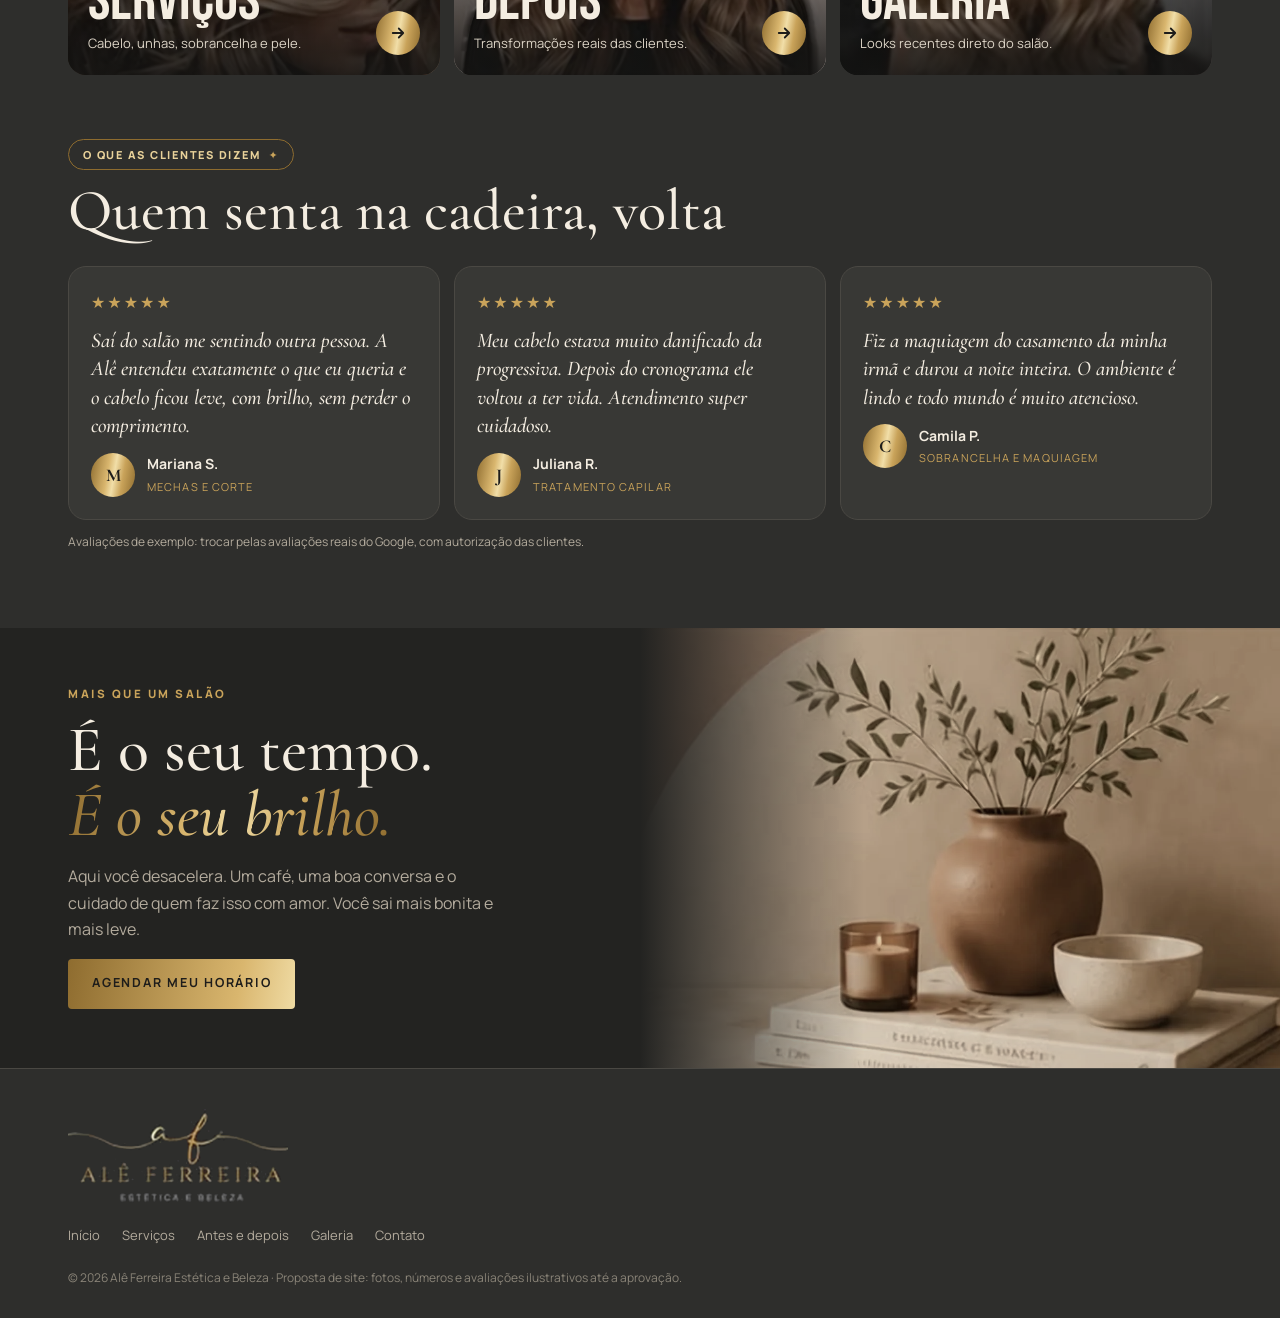
<file: projetos/ale-ferreira/index.html>
<!doctype html>
<html lang="pt-BR">
<head>
<meta charset="utf-8">
<meta name="viewport" content="width=device-width, initial-scale=1, viewport-fit=cover">
<title>Alê Ferreira | Estética e Beleza</title>
<meta name="description" content="Salão Alê Ferreira Estética e Beleza: cabelo, sobrancelha, pele, unhas e maquiagem com atendimento personalizado. Agende pelo WhatsApp.">
<meta name="theme-color" content="#2B2B29">
<meta property="og:type" content="website">
<meta property="og:locale" content="pt_BR">
<meta property="og:title" content="Alê Ferreira | Estética e Beleza">
<meta property="og:description" content="Salão Alê Ferreira Estética e Beleza: cabelo, sobrancelha, pele, unhas e maquiagem com atendimento personalizado. Agende pelo WhatsApp.">
<link rel="icon" href="img/logo-badge.png">
<link rel="preconnect" href="https://fonts.googleapis.com">
<link rel="preconnect" href="https://fonts.gstatic.com" crossorigin>
<link href="https://fonts.googleapis.com/css2?family=Allura&family=Bebas+Neue&family=Cormorant+Garamond:ital,wght@0,500;0,600;1,500&family=Manrope:wght@400;500;700;800&display=swap" rel="stylesheet">
<link rel="stylesheet" href="css/base.css">
<link rel="stylesheet" href="css/pages.css">
</head>
<body>
<header class="top">
  <div class="wrap">
    <a class="brand" href="index.html" aria-label="Alê Ferreira, início"><img src="img/logo-badge.png" alt=""><span><b>Alê Ferreira</b><small>Estética e Beleza</small></span></a>
    <nav class="nav" aria-label="Principal"><a href="index.html" aria-current="page">Início</a><a href="servicos.html">Serviços</a><a href="antes-depois.html">Antes e depois</a><a href="galeria.html">Galeria</a><a href="contato.html">Contato</a></nav>
    <a class="btn btn-gold" href="contato.html" data-agendar="">Agendar</a>
  </div>
  <nav class="pills" aria-label="Páginas"><div class="wrap"><ul><li><a href="index.html" aria-current="page">Início</a></li><li><a href="servicos.html">Serviços</a></li><li><a href="antes-depois.html">Antes e depois</a></li><li><a href="galeria.html">Galeria</a></li><li><a href="contato.html">Contato</a></li></ul></div></nav>
</header>
<main>
<section class="hero" aria-labelledby="t-hero">
  <div class="hero-pic"><img src="img/hero.webp" alt="Cabeleireira finalizando ondas em uma cliente" fetchpriority="high"></div>
  <div class="seal" aria-hidden="true"><svg viewBox="0 0 100 100"><defs><path id="circ" d="M50 50 m-38 0 a38 38 0 1 1 76 0 a38 38 0 1 1 -76 0"/></defs><text font-family="Manrope, sans-serif" font-size="9.6" font-weight="800" letter-spacing="2.6" fill="#1E1D1B"><textPath href="#circ">ALÊ FERREIRA · ESTÉTICA E BELEZA ·</textPath></text></svg><span>af</span></div>
  <div class="wrap">
    <div class="hero-copy">
      <span class="eyebrow">Onde a sua confiança floresce</span>
      <h1 id="t-hero">Cabelo saudável.<br>Beleza que é sua.<br><em class="goldtxt">Todo dia.</em></h1>
      <hr class="rule">
      <p>Cuidado especializado. Tratamentos personalizados.<br>Uma beleza leve que dura.</p>
      <div class="hero-actions"><a class="btn btn-gold" href="contato.html" data-agendar="">Agende seu momento <svg width="18" height="18" viewBox="0 0 24 24" fill="none" stroke="currentColor" stroke-width="2.4" stroke-linecap="round" stroke-linejoin="round" aria-hidden="true"><path d="M5 12h14M13 6l6 6-6 6"/></svg></a><a class="btn btn-line" href="#sobre">Conheça o salão</a></div>
      <div class="proof"><div class="faces" aria-hidden="true"><img src="img/g5.webp" alt="" loading="lazy"><img src="img/g4.webp" alt="" loading="lazy"><img src="img/g2.webp" alt="" loading="lazy"></div><div><b>Clientes que voltam sempre</b><span><span class="stars" aria-label="5 estrelas">★★★★★</span> 4,9 no Google (exemplo)</span></div></div>
    </div>
  </div>
</section>

<section class="perks" aria-label="Diferenciais"><div class="wrap"><ul>
  <li><span class="ico"><svg width="22" height="22" viewBox="0 0 24 24" fill="none" stroke="currentColor" stroke-width="1.6" stroke-linecap="round" stroke-linejoin="round" aria-hidden="true"><path d="M12 21c-4-3-7-6.5-7-10.5A4.5 4.5 0 0 1 12 7a4.5 4.5 0 0 1 7 3.5c0 4-3 7.5-7 10.5z"/></svg></span><b>Produtos premium</b><span>Marcas profissionais que cuidam do fio.</span></li>
  <li><span class="ico"><svg width="22" height="22" viewBox="0 0 24 24" fill="none" stroke="currentColor" stroke-width="1.6" stroke-linecap="round" stroke-linejoin="round" aria-hidden="true"><path d="M12 3l1.8 4.6L18 9.5l-4.2 1.9L12 16l-1.8-4.6L6 9.5l4.2-1.9z"/><path d="M19 15l.8 2 2 .8-2 .8-.8 2-.8-2-2-.8 2-.8z"/></svg></span><b>Mãos experientes</b><span>Técnica atualizada em cor e corte.</span></li>
  <li><span class="ico"><svg width="22" height="22" viewBox="0 0 24 24" fill="none" stroke="currentColor" stroke-width="1.6" stroke-linecap="round" stroke-linejoin="round" aria-hidden="true"><path d="M20.8 8.6a5 5 0 0 0-8.8-3.2 5 5 0 0 0-8.8 3.2c0 5.4 8.8 10.4 8.8 10.4s8.8-5 8.8-10.4z"/></svg></span><b>Atendimento único</b><span>Diagnóstico do seu cabelo antes de tudo.</span></li>
  <li><span class="ico"><svg width="22" height="22" viewBox="0 0 24 24" fill="none" stroke="currentColor" stroke-width="1.6" stroke-linecap="round" stroke-linejoin="round" aria-hidden="true"><rect x="3.5" y="5" width="17" height="15" rx="2.5"/><path d="M3.5 10h17M8 3v4M16 3v4"/></svg></span><b>Agenda fácil</b><span>Marque pelo WhatsApp em um minuto.</span></li>
</ul></div></section>

<section class="sec" id="sobre" aria-labelledby="t-sobre">
  <div class="wrap about">
    <div class="about-pic"><img src="img/sobre.webp" alt="Alê Ferreira, fundadora do salão" loading="lazy"></div>
    <div class="about-copy">
      <span class="pill">Quem somos <i>✦</i></span>
      <h2 id="t-sobre">Um salão feito para você <em class="goldtxt">se sentir em casa</em></h2>
      <p>O Alê Ferreira Estética e Beleza nasceu de um sonho simples: ter um lugar onde cada cliente fosse ouvida antes de qualquer tesoura ou pincel. Começou pequeno, com poucas cadeiras e muita dedicação, e cresceu no boca a boca de quem saía daqui mais confiante.</p>
      <p>Hoje somos um espaço completo de cabelo e estética. Cada atendimento começa com uma conversa e um diagnóstico do fio e da pele, para indicar só o que faz sentido para você, sem empurrar serviço.</p>
      <span class="sign" aria-hidden="true">Alê Ferreira</span>
      <ul class="numbers"><li><b>+8</b><span>anos cuidando de cabelos</span></li><li><b>+500</b><span>clientes atendidas</span></li><li><b>4,9</b><span>nota média no Google</span></li></ul>
      <p class="note" style="margin:0">Números de exemplo: trocar pelos dados reais do salão.</p>
    </div>
  </div>
</section>

<section class="sec" aria-labelledby="t-est" style="padding-top:0">
  <div class="wrap">
    <div class="head"><span class="pill">Nossa estrutura <i>✦</i></span><h2 id="t-est">Tudo pensado para o seu conforto</h2><p>Do café na chegada ao último fio no lugar: os detalhes que fazem você querer voltar.</p></div>
    <ul class="specs"><li><span class="ico"><svg width="22" height="22" viewBox="0 0 24 24" fill="none" stroke="currentColor" stroke-width="1.6" stroke-linecap="round" stroke-linejoin="round" aria-hidden="true"><path d="M12 2v20M4.9 6.5l14.2 11M19.1 6.5L4.9 17.5"/></svg></span><div><b>Ambiente climatizado</b><span>Espaço confortável, com música ambiente e luz pensada para o seu momento.</span></div></li><li><span class="ico"><svg width="22" height="22" viewBox="0 0 24 24" fill="none" stroke="currentColor" stroke-width="1.6" stroke-linecap="round" stroke-linejoin="round" aria-hidden="true"><path d="M12 21c-4-3-7-6.5-7-10.5A4.5 4.5 0 0 1 12 7a4.5 4.5 0 0 1 7 3.5c0 4-3 7.5-7 10.5z"/></svg></span><div><b>Produtos profissionais</b><span>Trabalhamos só com marcas profissionais, escolhidas para cada tipo de fio.</span></div></li><li><span class="ico"><svg width="22" height="22" viewBox="0 0 24 24" fill="none" stroke="currentColor" stroke-width="1.6" stroke-linecap="round" stroke-linejoin="round" aria-hidden="true"><path d="M12 3l7 3v6c0 4.5-3 7.8-7 9-4-1.2-7-4.5-7-9V6z"/><path d="M9 12l2 2 4-4"/></svg></span><div><b>Materiais esterilizados</b><span>Alicates, pentes e escovas higienizados a cada atendimento.</span></div></li><li><span class="ico"><svg width="22" height="22" viewBox="0 0 24 24" fill="none" stroke="currentColor" stroke-width="1.6" stroke-linecap="round" stroke-linejoin="round" aria-hidden="true"><rect x="3.5" y="5" width="17" height="15" rx="2.5"/><path d="M3.5 10h17M8 3v4M16 3v4"/></svg></span><div><b>Hora marcada</b><span>Você chega e é atendida no seu horário, sem fila de espera.</span></div></li><li><span class="ico"><svg width="22" height="22" viewBox="0 0 24 24" fill="none" stroke="currentColor" stroke-width="1.6" stroke-linecap="round" stroke-linejoin="round" aria-hidden="true"><path d="M4 8h13v5a6 6 0 0 1-12 0z"/><path d="M17 9h1.5a2.5 2.5 0 0 1 0 5H17M7 3v2M11 3v2"/></svg></span><div><b>Café e Wi‑Fi</b><span>Um cafezinho e internet liberada enquanto o tratamento age.</span></div></li><li><span class="ico"><svg width="22" height="22" viewBox="0 0 24 24" fill="none" stroke="currentColor" stroke-width="1.6" stroke-linecap="round" stroke-linejoin="round" aria-hidden="true"><rect x="3" y="6" width="18" height="13" rx="2"/><path d="M3 10h18M7 15h4"/></svg></span><div><b>Formas de pagamento</b><span>Pix, cartão de débito e crédito.</span></div></li></ul>
  </div>
</section>

<section class="sec" aria-labelledby="t-esp" style="padding-top:0">
  <div class="wrap">
    <div class="head"><span class="pill">O espaço <i>✦</i></span><h2 id="t-esp">Conheça o salão</h2></div>
    <div class="space">
      <figure><img src="img/espaco-1.webp" alt="Salão com espelhos em arco e poltronas" loading="lazy"><figcaption>Salão</figcaption></figure>
      <figure><img src="img/espaco-2.webp" alt="Lavatório com poltronas reclináveis" loading="lazy"><figcaption>Lavatório</figcaption></figure>
      <figure><img src="img/espaco-3.webp" alt="Recepção do salão" loading="lazy"><figcaption>Recepção</figcaption></figure>
      <figure><img src="img/momento.webp" alt="Detalhe da decoração com vaso e vela" loading="lazy"><figcaption>Detalhes</figcaption></figure>
      <figure><img src="img/espaco-4.webp" alt="Bancada de manicure" loading="lazy"><figcaption>Unhas</figcaption></figure>
    </div>
  </div>
</section>

<section class="sec" aria-labelledby="t-go" style="padding-top:0">
  <div class="wrap">
    <div class="head"><span class="pill">Explore <i>✦</i></span><h2 id="t-go">Veja o nosso trabalho</h2></div>
    <div class="go-cards">
      <a class="go-card" href="servicos.html"><img src="img/coloracao.webp" alt="" loading="lazy"><div class="in"><div><h3>Serviços</h3><p>Cabelo, unhas, sobrancelha e pele.</p></div><span class="go"><svg width="18" height="18" viewBox="0 0 24 24" fill="none" stroke="currentColor" stroke-width="2.4" stroke-linecap="round" stroke-linejoin="round" aria-hidden="true"><path d="M5 12h14M13 6l6 6-6 6"/></svg></span></div></a>
      <a class="go-card" href="antes-depois.html"><img src="img/ad1-depois.webp" alt="" loading="lazy"><div class="in"><div><h3>Antes e depois</h3><p>Transformações reais das clientes.</p></div><span class="go"><svg width="18" height="18" viewBox="0 0 24 24" fill="none" stroke="currentColor" stroke-width="2.4" stroke-linecap="round" stroke-linejoin="round" aria-hidden="true"><path d="M5 12h14M13 6l6 6-6 6"/></svg></span></div></a>
      <a class="go-card" href="galeria.html"><img src="img/g3.webp" alt="" loading="lazy"><div class="in"><div><h3>Galeria</h3><p>Looks recentes direto do salão.</p></div><span class="go"><svg width="18" height="18" viewBox="0 0 24 24" fill="none" stroke="currentColor" stroke-width="2.4" stroke-linecap="round" stroke-linejoin="round" aria-hidden="true"><path d="M5 12h14M13 6l6 6-6 6"/></svg></span></div></a>
    </div>
  </div>
</section>

<section class="sec" aria-labelledby="t-dep" style="padding-top:0">
  <div class="wrap">
    <div class="head"><span class="pill">O que as clientes dizem <i>✦</i></span><h2 id="t-dep">Quem senta na cadeira, volta</h2></div>
    <div class="revs"><figure class="rev"><div class="stars" aria-label="5 de 5 estrelas">★★★★★</div><blockquote>Saí do salão me sentindo outra pessoa. A Alê entendeu exatamente o que eu queria e o cabelo ficou leve, com brilho, sem perder o comprimento.</blockquote><figcaption class="who"><span class="av" aria-hidden="true">M</span><span><b>Mariana S.</b><span class="tag">Mechas e corte</span></span></figcaption></figure><figure class="rev"><div class="stars" aria-label="5 de 5 estrelas">★★★★★</div><blockquote>Meu cabelo estava muito danificado da progressiva. Depois do cronograma ele voltou a ter vida. Atendimento super cuidadoso.</blockquote><figcaption class="who"><span class="av" aria-hidden="true">J</span><span><b>Juliana R.</b><span class="tag">Tratamento capilar</span></span></figcaption></figure><figure class="rev"><div class="stars" aria-label="5 de 5 estrelas">★★★★★</div><blockquote>Fiz a maquiagem do casamento da minha irmã e durou a noite inteira. O ambiente é lindo e todo mundo é muito atencioso.</blockquote><figcaption class="who"><span class="av" aria-hidden="true">C</span><span><b>Camila P.</b><span class="tag">Sobrancelha e maquiagem</span></span></figcaption></figure></div>
    <p class="note">Avaliações de exemplo: trocar pelas avaliações reais do Google, com autorização das clientes.</p>
  </div>
</section>

<section class="moment" aria-labelledby="t-mom">
  <div class="wrap">
    <div class="moment-copy">
      <span class="eyebrow">Mais que um salão</span>
      <h2 id="t-mom">É o seu tempo.<br><em class="goldtxt">É o seu brilho.</em></h2>
      <p>Aqui você desacelera. Um café, uma boa conversa e o cuidado de quem faz isso com amor. Você sai mais bonita e mais leve.</p>
      <a class="btn btn-gold" href="contato.html" data-agendar="" style="align-self:flex-start">Agendar meu horário</a>
    </div>
    <div class="moment-pic"><img src="img/momento.webp" alt="Vaso com folhas, vela e livros em uma bancada" loading="lazy"></div>
  </div>
</section>
</main>
<footer class="foot">
  <div class="wrap">
    <img src="img/logo-gold.png" alt="Alê Ferreira Estética e Beleza">
    <nav aria-label="Rodapé"><a href="index.html">Início</a><a href="servicos.html">Serviços</a><a href="antes-depois.html">Antes e depois</a><a href="galeria.html">Galeria</a><a href="contato.html">Contato</a></nav>
    <small>© <span id="ano">2026</span> Alê Ferreira Estética e Beleza · Proposta de site: fotos, números e avaliações ilustrativos até a aprovação.</small>
  </div>
</footer>
<a class="wa-float" href="contato.html" data-agendar="" aria-label="Falar no WhatsApp"><svg width="26" height="26" viewBox="0 0 24 24" fill="none" stroke="currentColor" stroke-width="2" stroke-linecap="round" stroke-linejoin="round" aria-hidden="true"><path d="M4 20l1.3-4A8 8 0 1 1 8 19z"/><path d="M9 9.5c.5 2 2 3.5 4 4.5l1.3-1.2 2 1-.5 1.7c-3.5 0-7-3.5-7-7l1.7-.5 1 2z"/></svg></a>
<script src="js/site.js"></script>
</body>
</html>
</file>
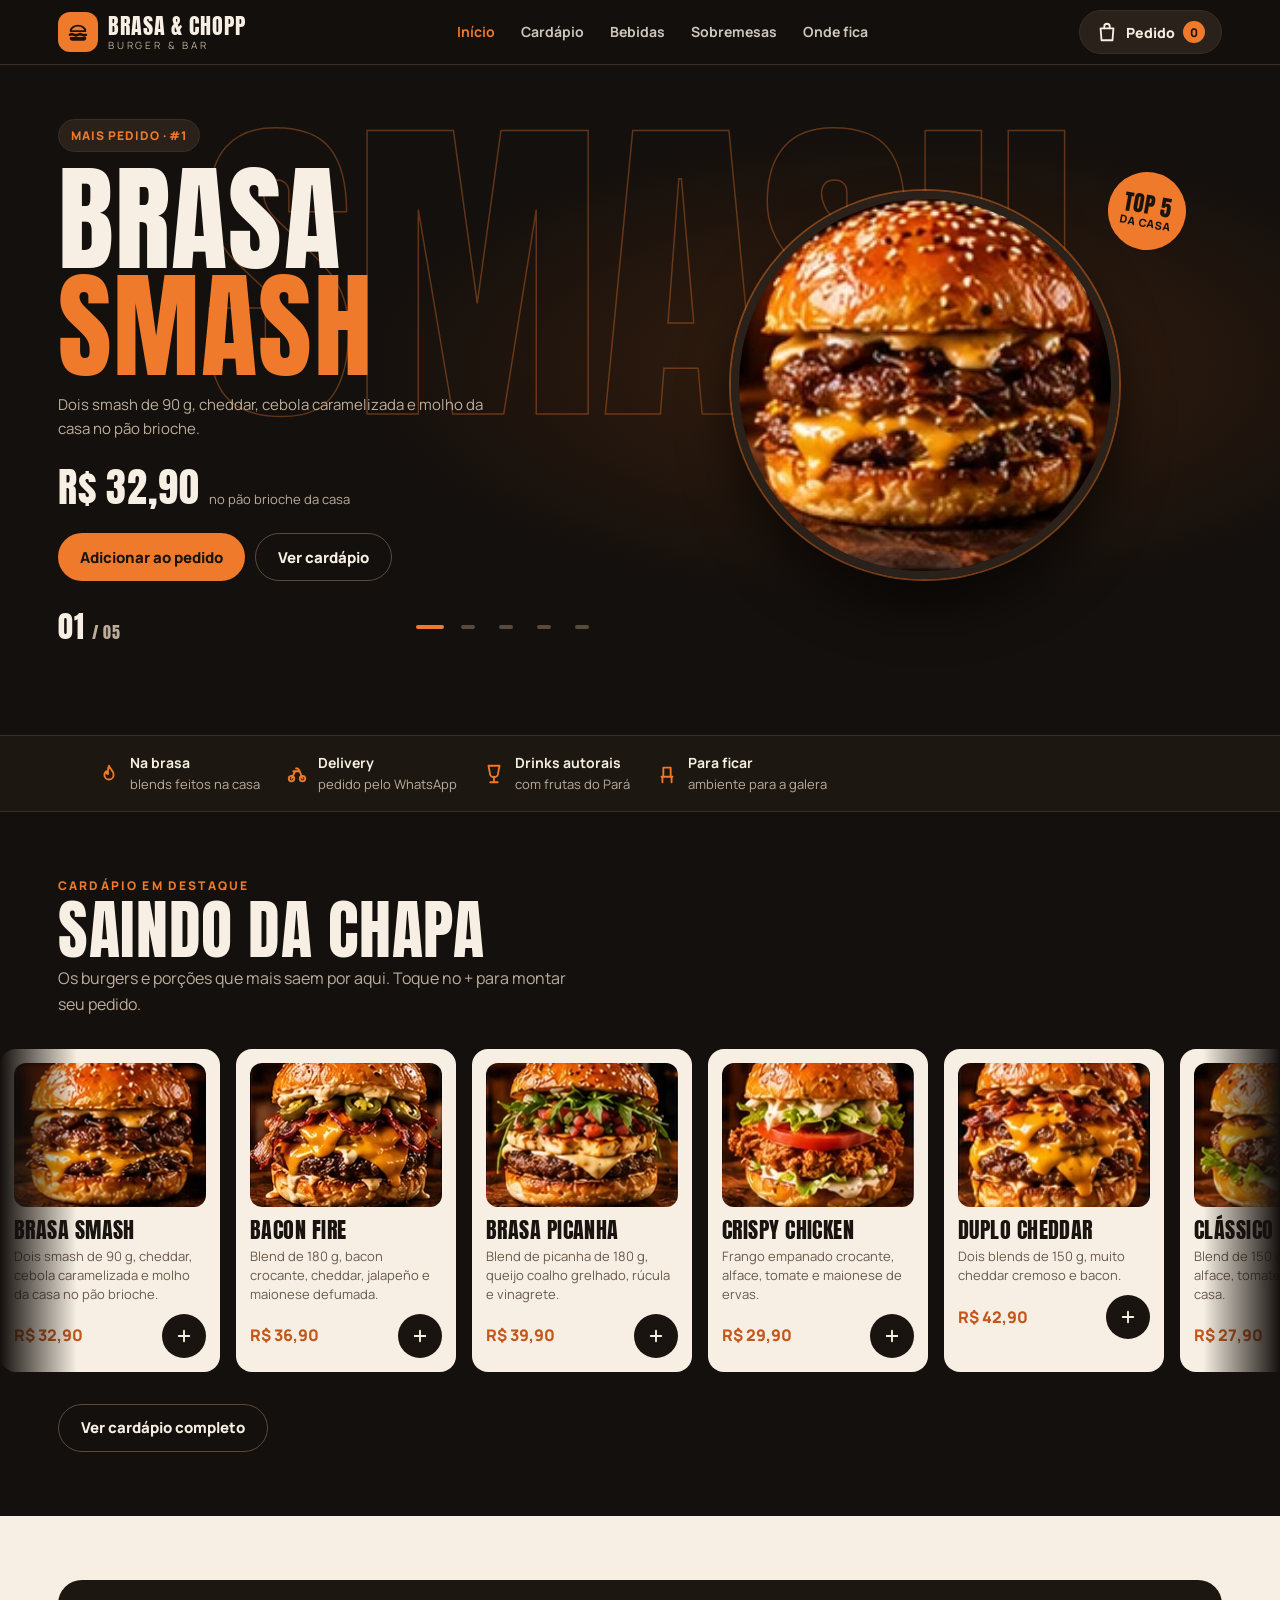
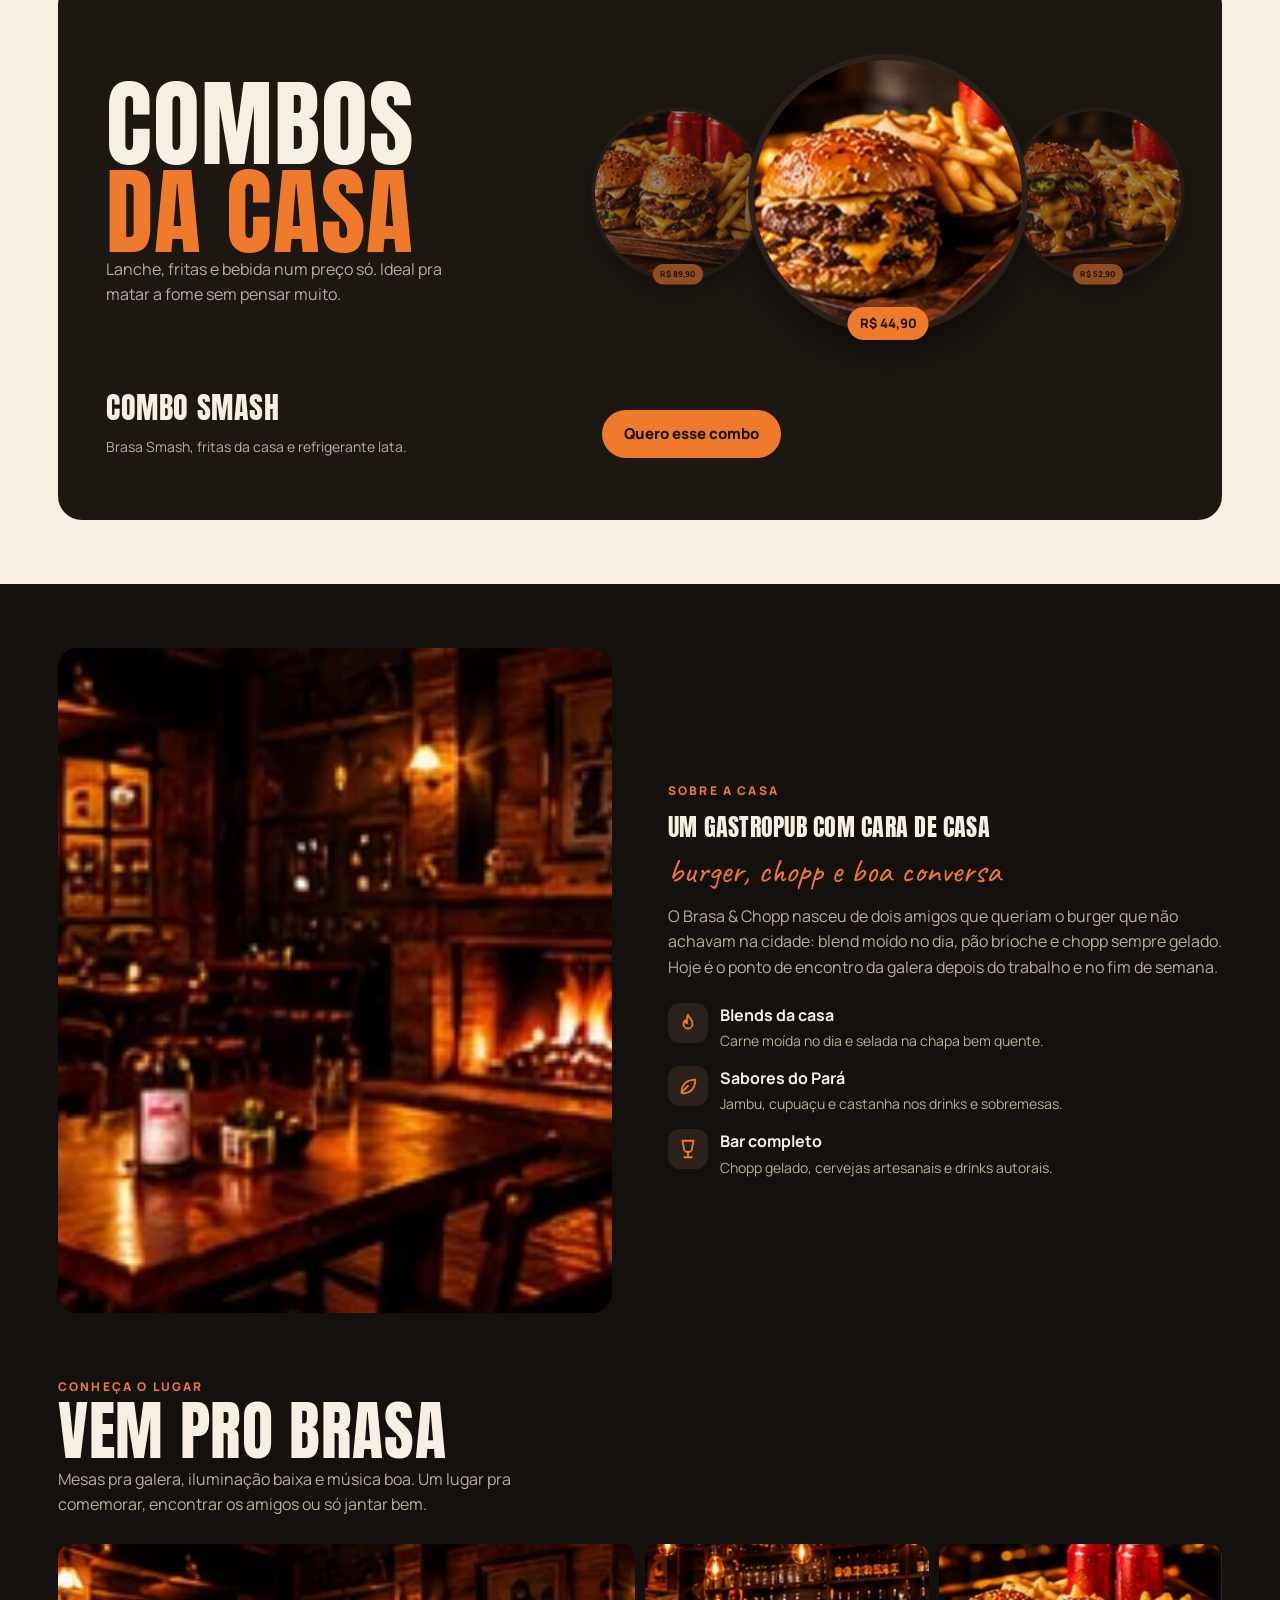
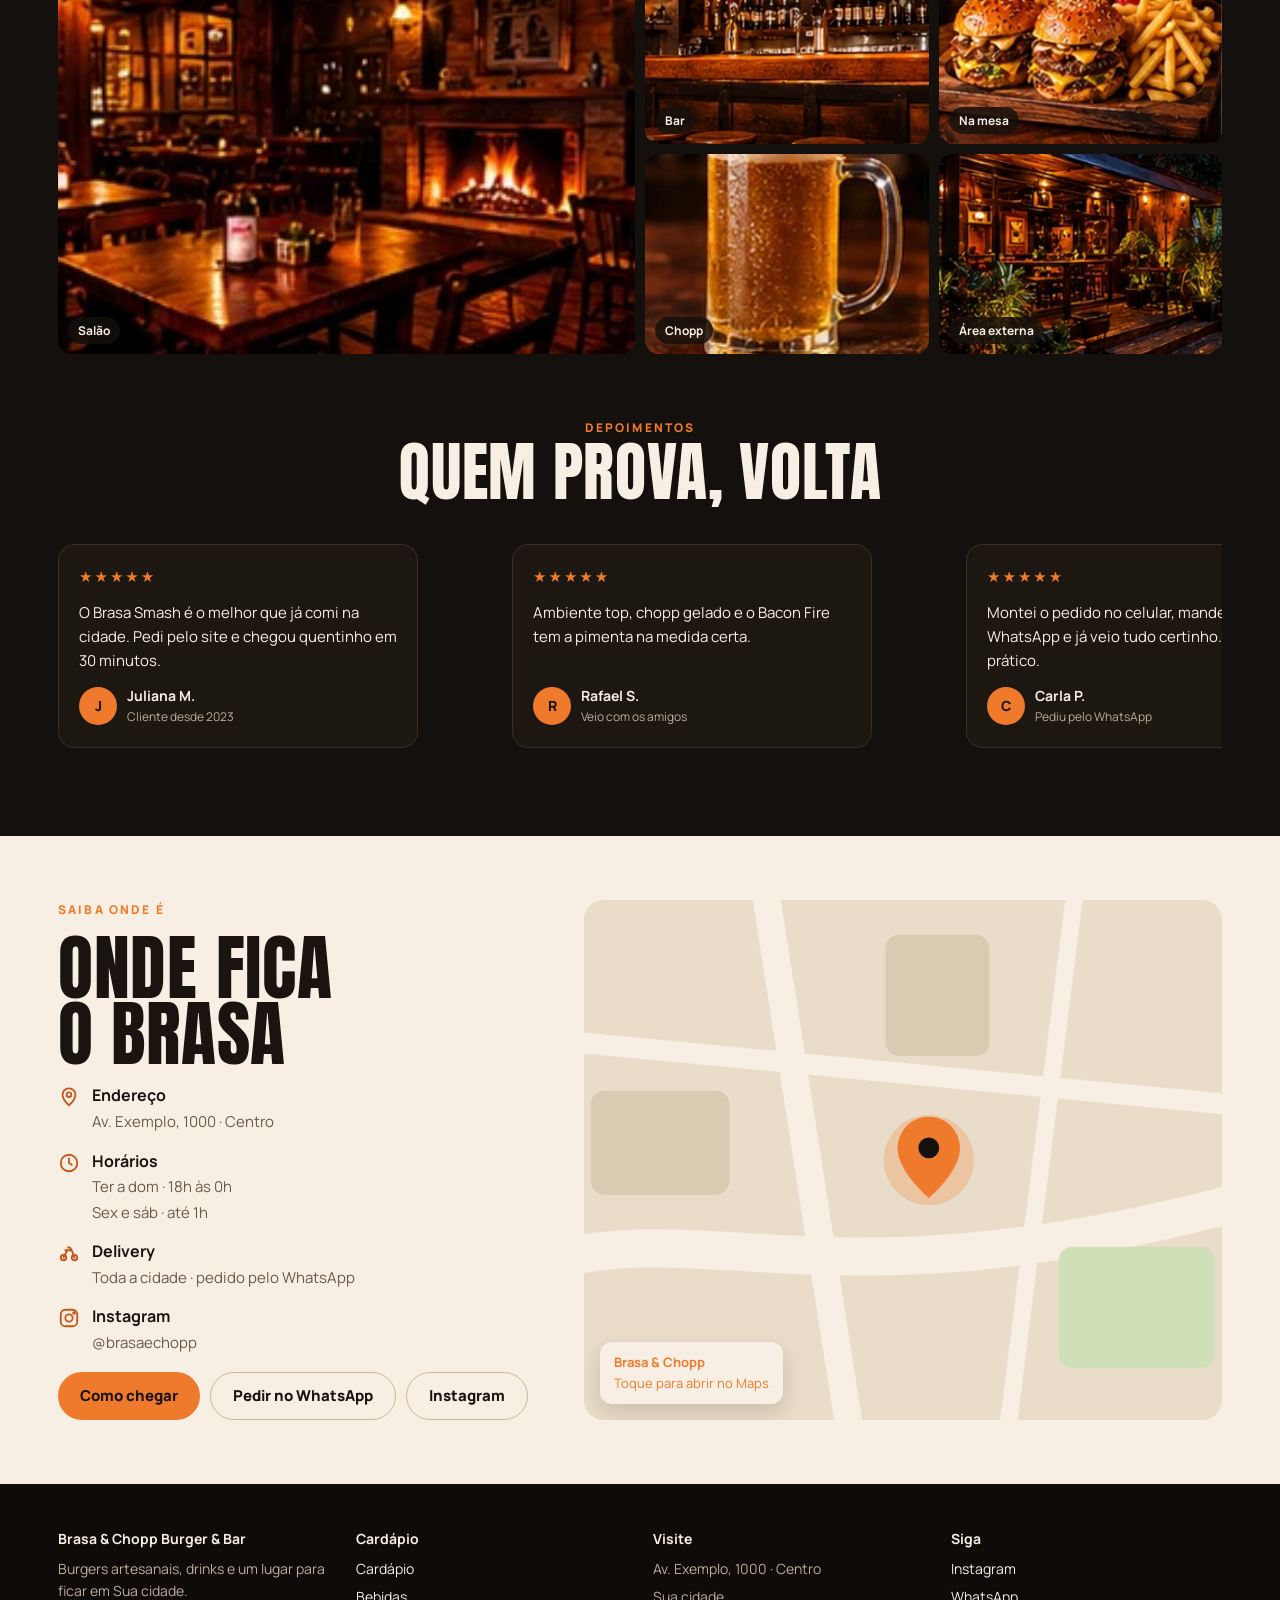
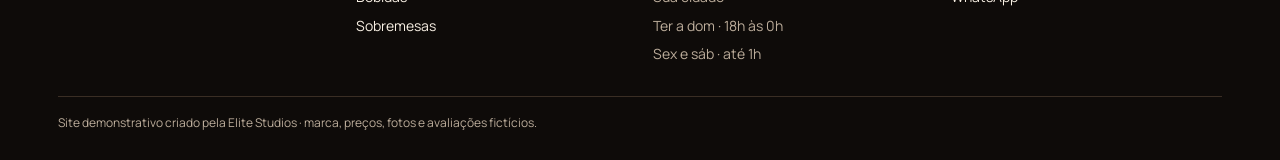
<file: projetos/brasa-e-chopp/index.html>
<!doctype html>
<html lang="pt-BR">
<head>
<meta charset="utf-8">
<meta name="viewport" content="width=device-width, initial-scale=1, viewport-fit=cover">
<title>Brasa &amp; Chopp | Burger &amp; Bar</title>
<meta name="description" content="Burgers artesanais, porções, drinks e sobremesas. Veja o cardápio e faça seu pedido pelo WhatsApp.">
<meta name="theme-color" content="#14100D">
<meta property="og:type" content="website">
<meta property="og:locale" content="pt_BR">
<meta property="og:title" content="Brasa &amp; Chopp | Burger &amp; Bar">
<meta property="og:description" content="Burgers artesanais, porções, drinks e sobremesas. Veja o cardápio e faça seu pedido pelo WhatsApp.">
<link rel="preconnect" href="https://fonts.googleapis.com">
<link rel="preconnect" href="https://fonts.gstatic.com" crossorigin>
<link href="https://fonts.googleapis.com/css2?family=Anton&family=Caveat:wght@600&family=Manrope:wght@400;600;700;800&display=swap" rel="stylesheet">
<link rel="stylesheet" href="css/style.css">
</head>
<body data-page="home">
<main>
<section class="hero" data-hero aria-label="Mais pedidos da casa">
  <div class="hero-bigname" aria-hidden="true"></div>
  <div class="wrap hero-grid">
    <div class="hero-copy">
      <span class="hero-kicker" data-h-tag>Mais pedido</span>
      <h1 class="display hero-title" data-h-name>Brasa <span class="accent">Smash</span></h1>
      <p class="hero-desc" data-h-desc></p>
      <div class="hero-price"><b data-h-price></b><span>no pão brioche da casa</span></div>
      <div class="hero-actions">
        <button type="button" class="btn btn-ember" data-h-add>Adicionar ao pedido</button>
        <a class="btn btn-ghost" href="cardapio.html">Ver cardápio</a>
      </div>
      <div class="hero-ctrl">
        <span class="hero-count" data-h-count>01 <small>/ 05</small></span>
        <div class="hero-dots"></div>
      </div>
    </div>
    <div class="hero-stage">
      <div class="hero-plate"></div>
      <div class="hero-badge"><span><b>Top 5</b>da casa</span></div>
    </div>
  </div>
</section>

<section class="perks" aria-label="Diferenciais">
  <div class="wrap"><ul>
    <li><svg width="22" height="22" viewBox="0 0 24 24" fill="none" stroke="currentColor" stroke-width="2" stroke-linecap="round" stroke-linejoin="round" aria-hidden="true"><path d="M12 3c1 4 5 5 5 10a5 5 0 0 1-10 0c0-2 1-3 2-4 0 2 1 3 2 3 0-3-1-5 1-9z"/></svg><span><b>Na brasa</b>blends feitos na casa</span></li>
    <li><svg width="22" height="22" viewBox="0 0 24 24" fill="none" stroke="currentColor" stroke-width="2" stroke-linecap="round" stroke-linejoin="round" aria-hidden="true"><circle cx="6" cy="17" r="3"/><circle cx="18" cy="17" r="3"/><path d="M6 17l4-8h5l3 8M10 9h-2M15 9l-2-3h-2"/></svg><span><b>Delivery</b>pedido pelo WhatsApp</span></li>
    <li><svg width="22" height="22" viewBox="0 0 24 24" fill="none" stroke="currentColor" stroke-width="2" stroke-linecap="round" stroke-linejoin="round" aria-hidden="true"><path d="M6 3h12l-1.5 8a4.5 4.5 0 0 1-9 0z"/><path d="M12 15v6M8 21h8"/></svg><span><b>Drinks autorais</b>com frutas do Pará</span></li>
    <li><svg width="22" height="22" viewBox="0 0 24 24" fill="none" stroke="currentColor" stroke-width="2" stroke-linecap="round" stroke-linejoin="round" aria-hidden="true"><path d="M7 21v-6h10v6M6 15h12M8 15V5h8v10"/></svg><span><b>Para ficar</b>ambiente para a galera</span></li>
  </ul></div>
</section>

<section class="section" aria-labelledby="t-dest">
  <div class="wrap section-head">
    <span class="eyebrow">Cardápio em destaque</span>
    <h2 class="display" id="t-dest">Saindo da chapa</h2>
    <p>Os burgers e porções que mais saem por aqui. Toque no + para montar seu pedido.</p>
  </div>
  <div class="marquee"><div class="marquee-track" data-marquee></div></div>
  <div class="wrap" style="margin-top:26px"><a class="btn btn-ghost" href="cardapio.html">Ver cardápio completo</a></div>
</section>

<section class="combos section" aria-labelledby="t-combo">
  <div class="wrap">
    <div class="combo-banner">
      <div>
        <h2 class="display" id="t-combo">Combos <span class="accent">da casa</span></h2>
        <p class="combo-lede">Lanche, fritas e bebida num preço só. Ideal pra matar a fome sem pensar muito.</p>
      </div>
      <div class="combo-car" data-combos aria-hidden="true"></div>
      <div class="combo-info" aria-live="polite">
        <h3 data-c-name></h3>
        <p data-c-desc></p>
      </div>
      <div class="hero-ctrl">
        <button type="button" class="btn btn-ember" data-c-add>Quero esse combo</button>
      </div>
    </div>
  </div>
</section>

<section class="section" id="sobre" aria-labelledby="t-sobre">
  <div class="wrap about-grid">
    <div class="about-pic"><img src="img/lugar/salao.webp" alt="Salão do Brasa &amp; Chopp" loading="lazy"></div>
    <div class="about-copy">
      <span class="eyebrow">Sobre a casa</span>
      <h2 class="display" id="t-sobre">Um gastropub com cara de casa</h2>
      <span class="script">burger, chopp e boa conversa</span>
      <p>O Brasa &amp; Chopp nasceu de dois amigos que queriam o burger que não achavam na cidade: blend moído no dia, pão brioche e chopp sempre gelado. Hoje é o ponto de encontro da galera depois do trabalho e no fim de semana.</p>
      <ul class="pillars">
        <li><span><svg width="22" height="22" viewBox="0 0 24 24" fill="none" stroke="currentColor" stroke-width="2" stroke-linecap="round" stroke-linejoin="round" aria-hidden="true"><path d="M12 3c1 4 5 5 5 10a5 5 0 0 1-10 0c0-2 1-3 2-4 0 2 1 3 2 3 0-3-1-5 1-9z"/></svg></span><div><b>Blends da casa</b><em>Carne moída no dia e selada na chapa bem quente.</em></div></li>
        <li><span><svg width="22" height="22" viewBox="0 0 24 24" fill="none" stroke="currentColor" stroke-width="2" stroke-linecap="round" stroke-linejoin="round" aria-hidden="true"><path d="M5 19c0-9 6-14 15-14 0 9-5 15-14 15"/><path d="M5 19l7-7"/></svg></span><div><b>Sabores do Pará</b><em>Jambu, cupuaçu e castanha nos drinks e sobremesas.</em></div></li>
        <li><span><svg width="22" height="22" viewBox="0 0 24 24" fill="none" stroke="currentColor" stroke-width="2" stroke-linecap="round" stroke-linejoin="round" aria-hidden="true"><path d="M6 3h12l-1.5 8a4.5 4.5 0 0 1-9 0z"/><path d="M12 15v6M8 21h8"/></svg></span><div><b>Bar completo</b><em>Chopp gelado, cervejas artesanais e drinks autorais.</em></div></li>
      </ul>
    </div>
  </div>
</section>

<section class="section" id="lugar" aria-labelledby="t-lugar" style="padding-top:0">
  <div class="wrap">
    <div class="section-head">
      <span class="eyebrow">Conheça o lugar</span>
      <h2 class="display" id="t-lugar">Vem pro Brasa</h2>
      <p>Mesas pra galera, iluminação baixa e música boa. Um lugar pra comemorar, encontrar os amigos ou só jantar bem.</p>
    </div>
    <div class="gallery">
      <figure><img src="img/lugar/salao.webp" alt="Salão com lareira" loading="lazy"><figcaption>Salão</figcaption></figure>
      <figure><img src="img/lugar/bar.webp" alt="Balcão do bar" loading="lazy"><figcaption>Bar</figcaption></figure>
      <figure><img src="img/lanches/c-casal.webp" alt="Combo para dividir" loading="lazy"><figcaption>Na mesa</figcaption></figure>
      <figure><img src="img/bebidas/b-chopp.webp" alt="Chopp gelado" loading="lazy"><figcaption>Chopp</figcaption></figure>
      <figure><img src="img/lugar/fachada.webp" alt="Área externa" loading="lazy"><figcaption>Área externa</figcaption></figure>
    </div>
  </div>
</section>

<section class="section" aria-labelledby="t-dep" style="padding-top:0">
  <div class="wrap">
    <div class="section-head center">
      <span class="eyebrow">Depoimentos</span>
      <h2 class="display" id="t-dep">Quem prova, volta</h2>
    </div>
    <div class="reviews" data-reviews></div>
    
  </div>
</section>

<section class="where section" id="onde" aria-labelledby="t-onde">
  <div class="wrap where-grid">
    <div class="where-card">
      <span class="eyebrow">Saiba onde é</span>
      <h2 class="display" id="t-onde">Onde fica o Brasa</h2>
      <ul class="info">
        <li><svg width="22" height="22" viewBox="0 0 24 24" fill="none" stroke="currentColor" stroke-width="2" stroke-linecap="round" stroke-linejoin="round" aria-hidden="true"><path d="M12 21s7-6.2 7-11.5A7 7 0 0 0 5 9.5C5 14.8 12 21 12 21z"/><circle cx="12" cy="9.5" r="2.5"/></svg><div><b>Endereço</b><span>Av. Exemplo, 1000 · Centro</span></div></li>
        <li><svg width="22" height="22" viewBox="0 0 24 24" fill="none" stroke="currentColor" stroke-width="2" stroke-linecap="round" stroke-linejoin="round" aria-hidden="true"><circle cx="12" cy="12" r="9"/><path d="M12 7v5l3 2"/></svg><div><b>Horários</b><span>Ter a dom · 18h às 0h<br>Sex e sáb · até 1h</span></div></li>
        <li><svg width="22" height="22" viewBox="0 0 24 24" fill="none" stroke="currentColor" stroke-width="2" stroke-linecap="round" stroke-linejoin="round" aria-hidden="true"><circle cx="6" cy="17" r="3"/><circle cx="18" cy="17" r="3"/><path d="M6 17l4-8h5l3 8M10 9h-2M15 9l-2-3h-2"/></svg><div><b>Delivery</b><span>Toda a cidade · pedido pelo WhatsApp</span></div></li>
        <li><svg width="22" height="22" viewBox="0 0 24 24" fill="none" stroke="currentColor" stroke-width="2" stroke-linecap="round" stroke-linejoin="round" aria-hidden="true"><rect x="3" y="3" width="18" height="18" rx="5"/><circle cx="12" cy="12" r="4"/><circle cx="17.5" cy="6.5" r="1" fill="currentColor"/></svg><div><b>Instagram</b><span>@brasaechopp</span></div></li>
      </ul>
      <div class="hero-actions">
        <a class="btn btn-ember" data-maps target="_blank" rel="noopener" href="#">Como chegar</a>
        <a class="btn btn-ghost" data-wa="Olá! Vim pelo site e quero fazer um pedido." target="_blank" rel="noopener" href="#">Pedir no WhatsApp</a>
        <a class="btn btn-ghost" data-ig target="_blank" rel="noopener" href="#">Instagram</a>
      </div>
    </div>
    <a class="map" data-maps target="_blank" rel="noopener" href="#" aria-label="Abrir no Google Maps">
      <svg viewBox="0 0 400 300" preserveAspectRatio="xMidYMid slice" aria-hidden="true">
        <rect width="400" height="300" fill="#E9DDC9"/>
        <path d="M-10 210 C 90 180, 160 240, 410 170" stroke="#F7EFE3" stroke-width="22" fill="none"/>
        <path d="M120 -10 L 170 310" stroke="#F7EFE3" stroke-width="16" fill="none"/>
        <path d="M-10 80 L 410 120" stroke="#F7EFE3" stroke-width="12" fill="none"/>
        <path d="M300 -10 L 260 310" stroke="#F7EFE3" stroke-width="10" fill="none"/>
        <rect x="190" y="20" width="60" height="70" rx="8" fill="#D9CBB2"/>
        <rect x="20" y="110" width="80" height="60" rx="8" fill="#D9CBB2"/>
        <rect x="290" y="200" width="90" height="70" rx="8" fill="#CFE0B8"/>
        <circle cx="215" cy="150" r="26" fill="#F07A2B" opacity=".25"/>
        <path d="M215 172s-18-15-18-29a18 18 0 0 1 36 0c0 14-18 29-18 29z" fill="#F07A2B"/>
        <circle cx="215" cy="143" r="6" fill="#14100D"/>
      </svg>
      <span class="pin"><b>Brasa &amp; Chopp</b><br>Toque para abrir no Maps</span>
    </a>
  </div>
</section>
</main>
<script src="js/menu.js"></script>
<script src="js/app.js"></script>
</body>
</html>
</file>
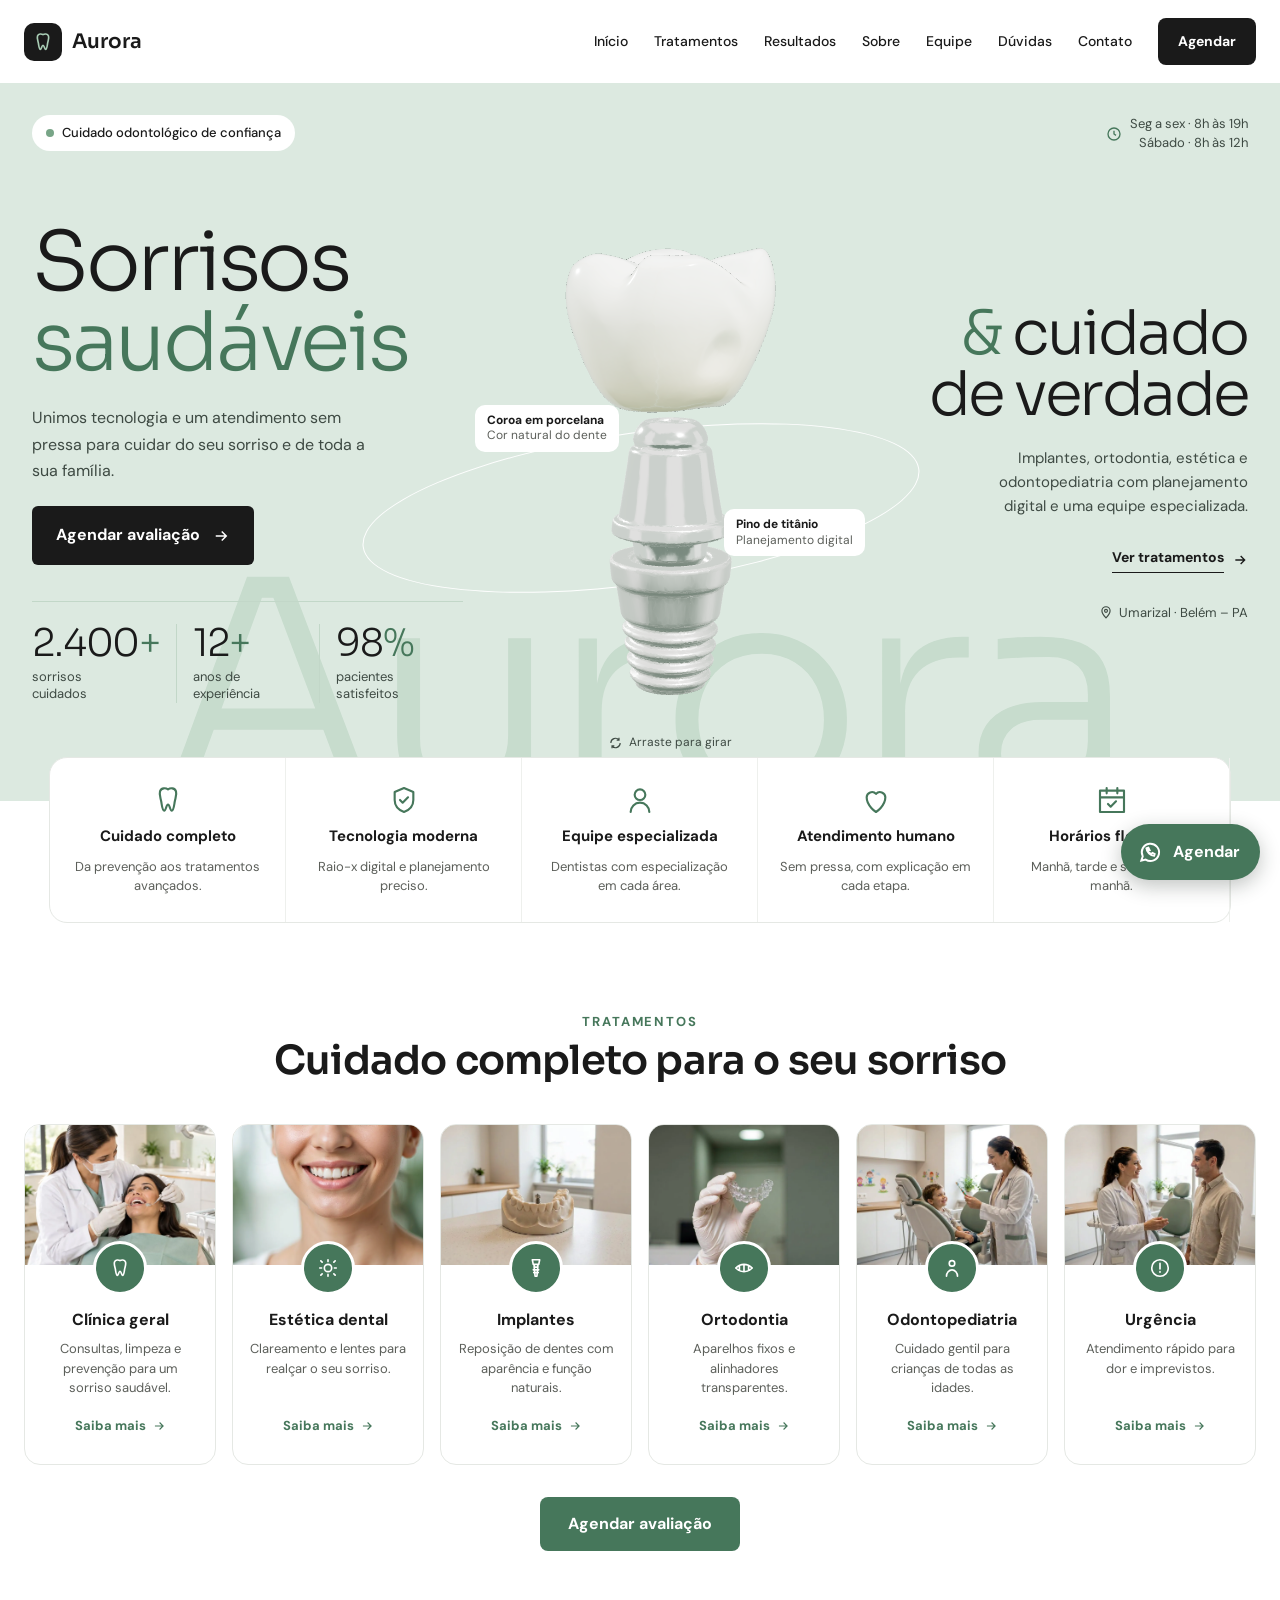
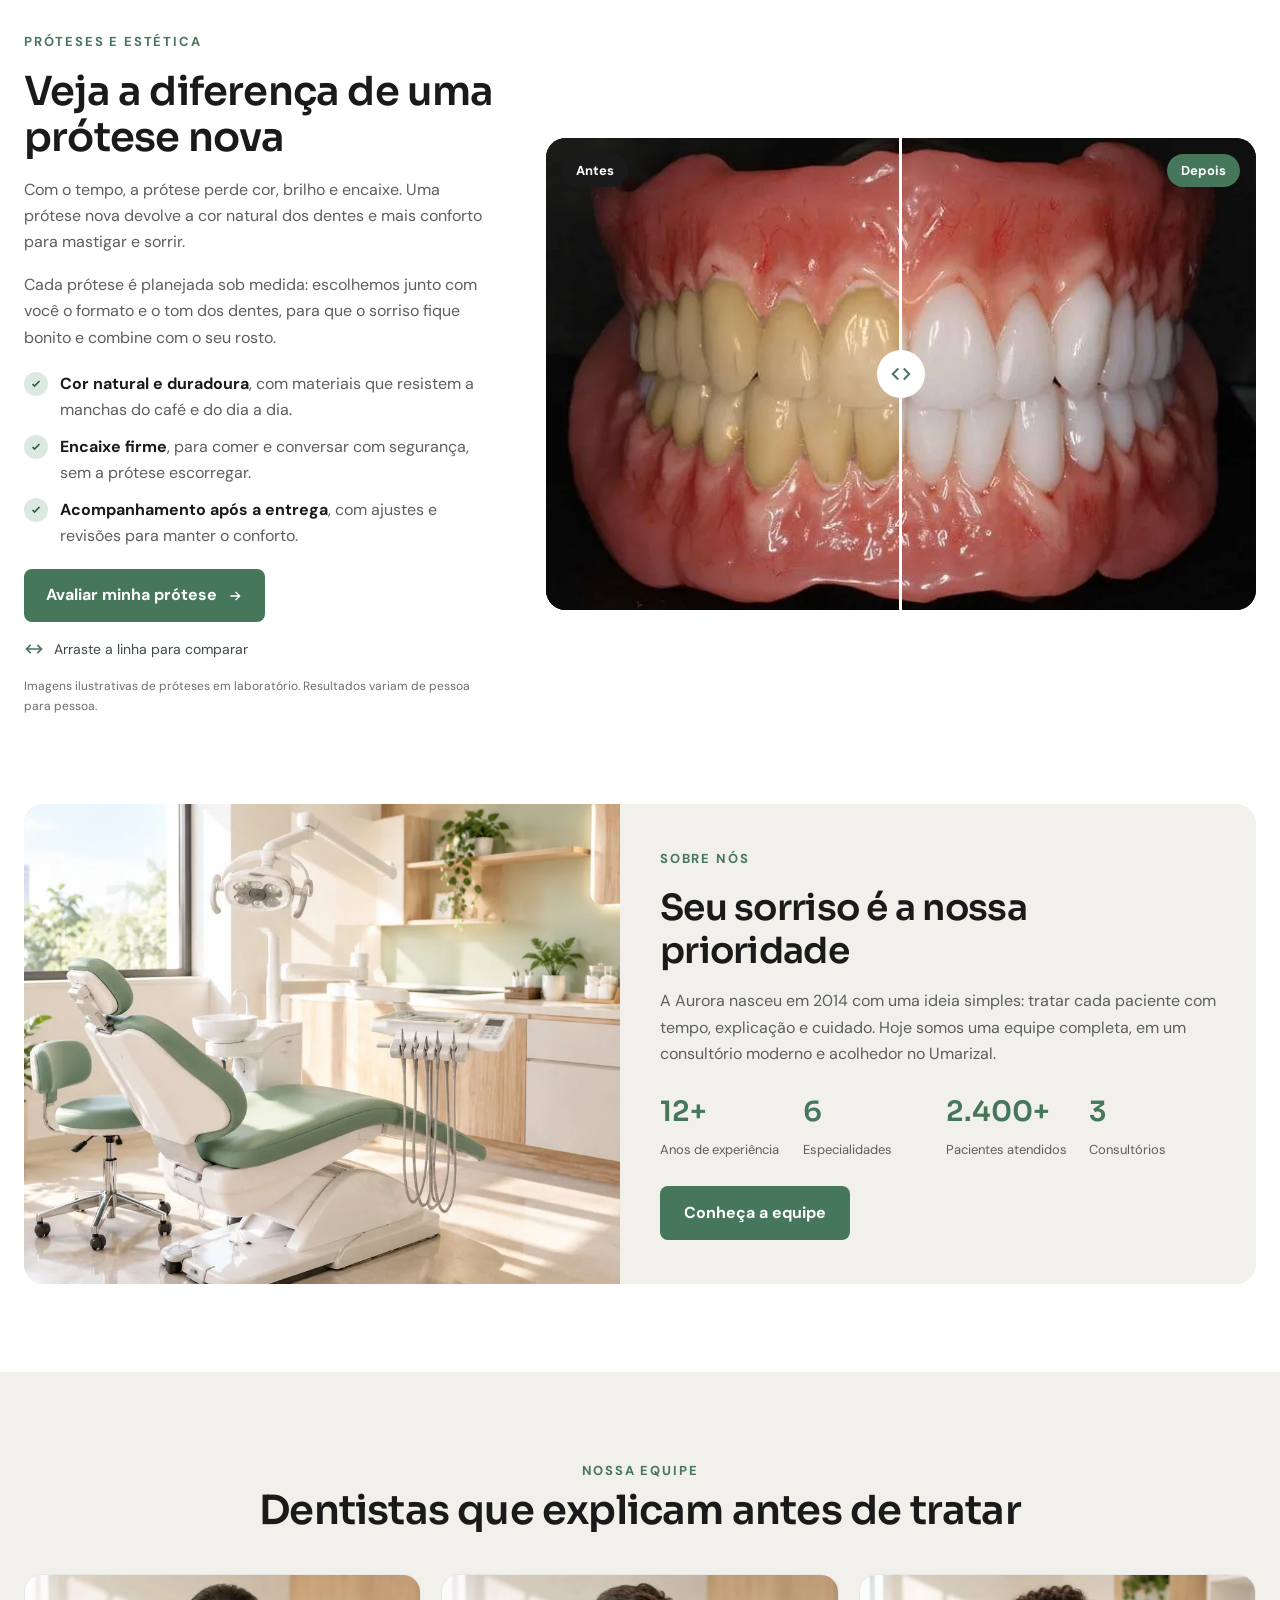
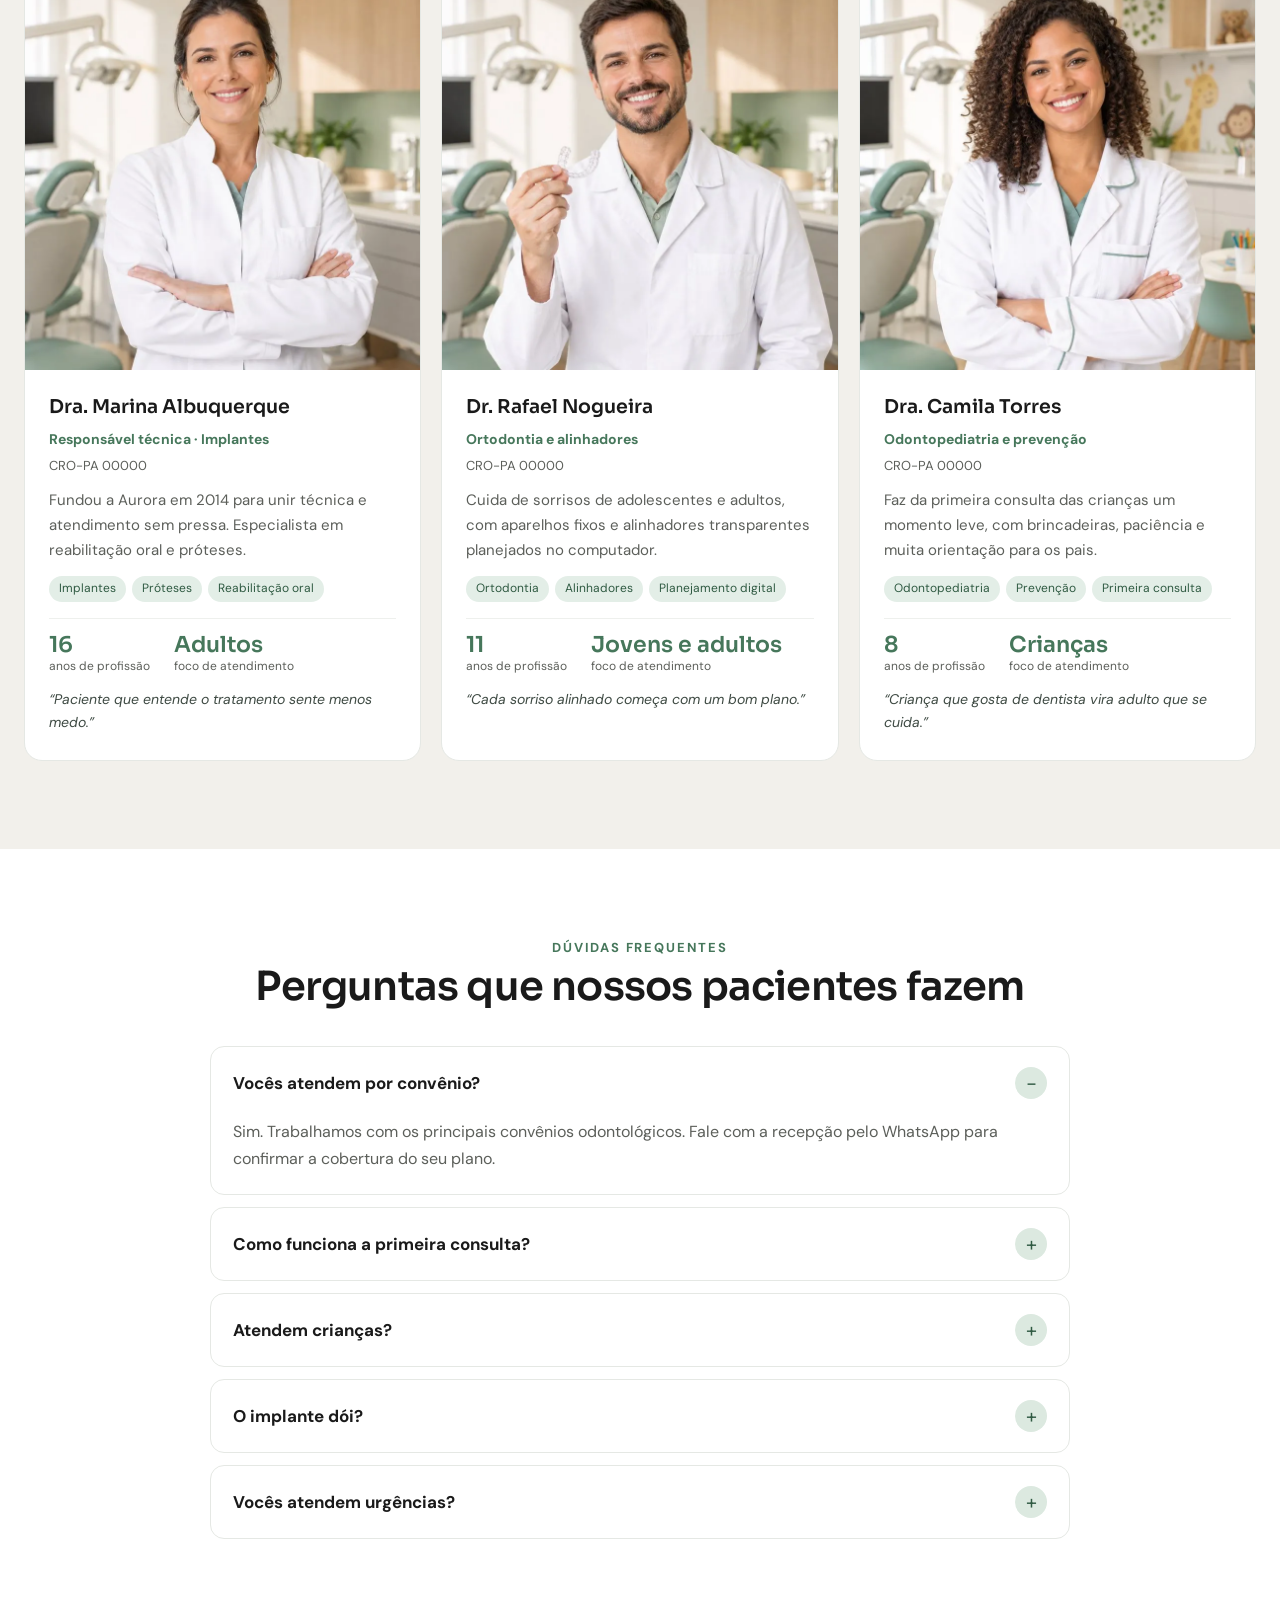
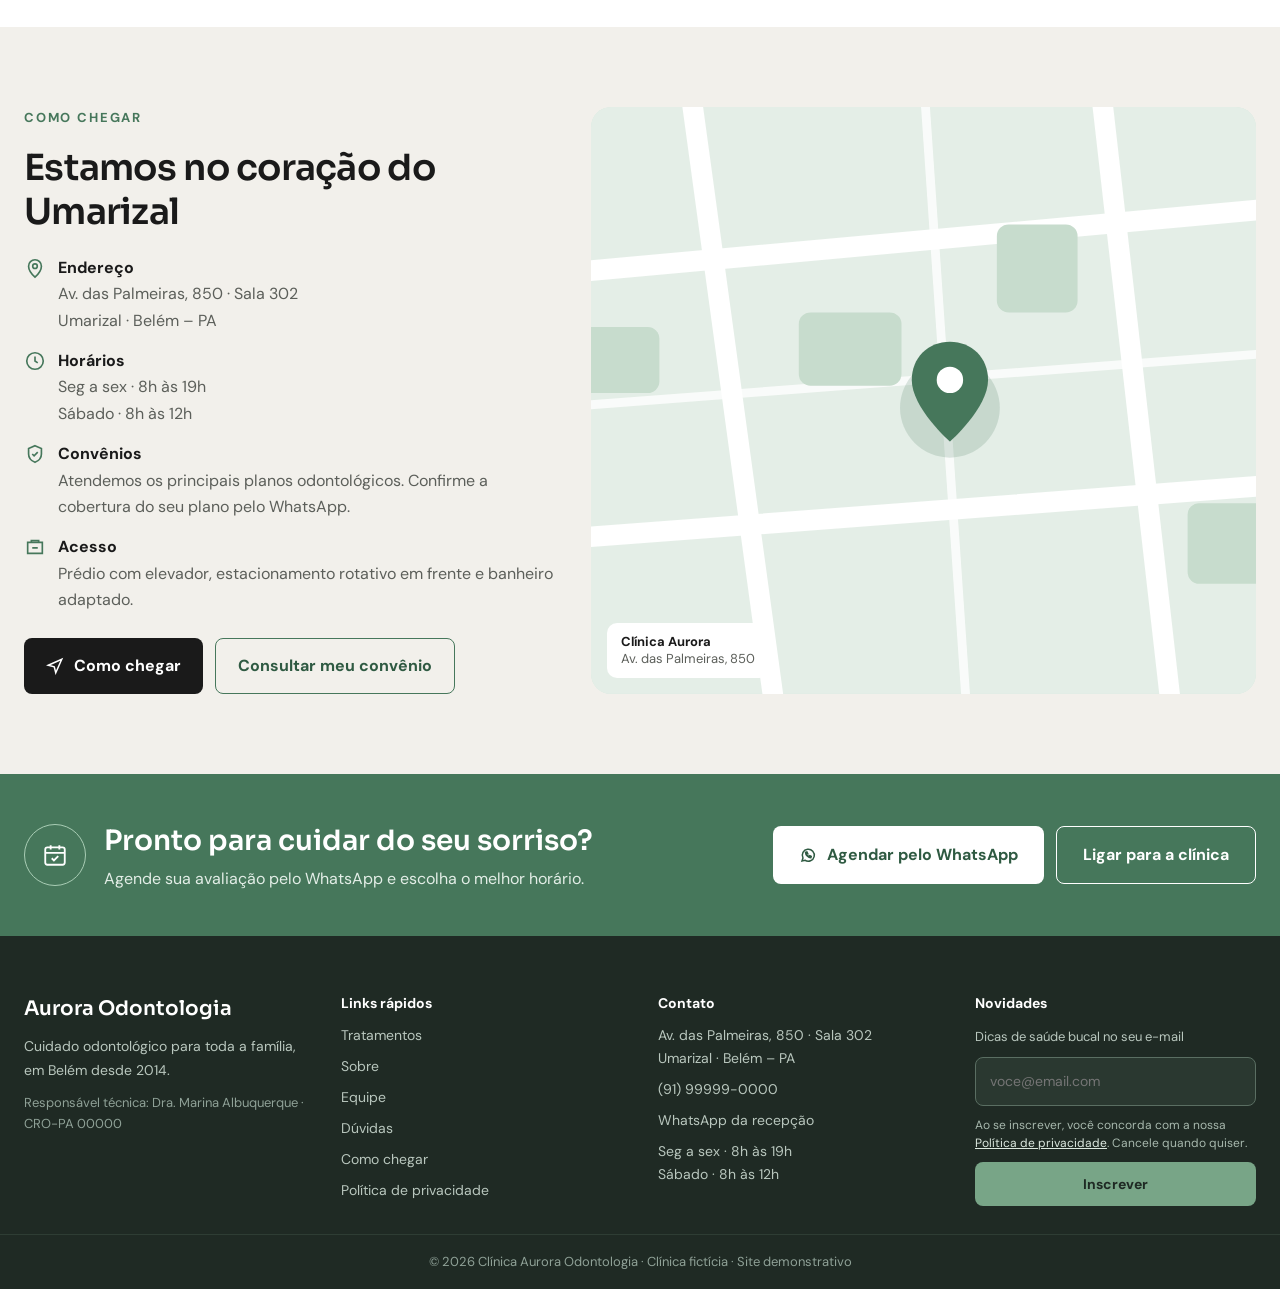
<file: projetos/clinica-aurora/index.html>
<!doctype html>
<html lang="pt-BR">
<head>
<meta charset="utf-8">
<meta name="viewport" content="width=device-width, initial-scale=1">
<title>Clínica Aurora Odontologia | Dentista em Belém – Umarizal</title>
<meta name="description" content="Clínica odontológica no Umarizal, em Belém: implantes, ortodontia e alinhadores, estética dental, odontopediatria e urgência. Agende sua avaliação pelo WhatsApp.">
<link rel="canonical" href="https://www.clinicaaurora.com.br/">
<meta name="theme-color" content="#DCE9E0">
<link rel="icon" type="image/svg+xml" href="data:image/svg+xml,%3Csvg%20xmlns%3D%22http%3A%2F%2Fwww.w3.org%2F2000%2Fsvg%22%20viewBox%3D%220%200%2064%2064%22%3E%3Crect%20width%3D%2264%22%20height%3D%2264%22%20rx%3D%2216%22%20fill%3D%22%231A1A1A%22%2F%3E%3Cpath%20d%3D%22M32%2013c-4-2.6-13.3-4-16%204-2.1%206.7%201.3%2013.3%202.7%2021.3%201%206.7%202.1%2017.4%205.9%2017.4%203.5%200%203.7-12%207.4-12s4%2012%207.4%2012c3.8%200%204.9-10.7%205.9-17.4%201.4-8%204.8-14.6%202.7-21.3-2.7-8-12-6.6-16-4z%22%20fill%3D%22none%22%20stroke%3D%22%23A9CDB5%22%20stroke-width%3D%224%22%20stroke-linejoin%3D%22round%22%2F%3E%3C%2Fsvg%3E">
<meta property="og:type" content="website">
<meta property="og:locale" content="pt_BR">
<meta property="og:site_name" content="Clínica Aurora Odontologia">
<meta property="og:title" content="Clínica Aurora Odontologia | Dentista em Belém – Umarizal">
<meta property="og:description" content="Clínica odontológica no Umarizal, em Belém: implantes, ortodontia e alinhadores, estética dental, odontopediatria e urgência. Agende sua avaliação pelo WhatsApp.">
<meta property="og:url" content="https://www.clinicaaurora.com.br/">
<meta property="og:image" content="https://www.clinicaaurora.com.br/img/og.jpg">
<meta property="og:image:width" content="1200">
<meta property="og:image:height" content="630">
<meta name="twitter:card" content="summary_large_image">
<script type="application/ld+json">{"@context":"https://schema.org","@type":"Dentist","name":"Clínica Aurora Odontologia","image":"https://www.clinicaaurora.com.br/img/og.jpg","url":"https://www.clinicaaurora.com.br/","telephone":"+55-91-99999-0000","priceRange":"$$","address":{"@type":"PostalAddress","streetAddress":"Av. das Palmeiras, 850, Sala 302","addressLocality":"Belém","addressRegion":"PA","addressCountry":"BR","postalCode":"66000-000"},"openingHoursSpecification":[{"@type":"OpeningHoursSpecification","dayOfWeek":["Monday","Tuesday","Wednesday","Thursday","Friday"],"opens":"08:00","closes":"19:00"},{"@type":"OpeningHoursSpecification","dayOfWeek":"Saturday","opens":"08:00","closes":"12:00"}],"medicalSpecialty":["Implantes dentários","Ortodontia","Odontopediatria","Estética dental"]}</script>
<link rel="preconnect" href="https://fonts.googleapis.com">
<link href="https://fonts.googleapis.com/css2?family=DM+Sans:wght@400;500;700&amp;family=Sora:wght@300;400;600;700&amp;display=swap" rel="stylesheet">
<style>
body{margin:0;background:#FFFFFF}
a{color:#46775B}a:hover{color:#2F5A42}
.lift{transition:transform .3s ease,border-color .3s ease}
.lift:hover{transform:translateY(-4px);border-color:#78A587}
.spin{animation:spin 7s ease-in-out infinite;transform-origin:50% 60%}
@keyframes spin{0%,100%{transform:perspective(1000px) rotateY(-28deg) rotateZ(-3deg) translateY(0)}50%{transform:perspective(1000px) rotateY(28deg) rotateZ(3deg) translateY(-14px)}}
@media (prefers-reduced-motion: reduce){.lift{transition:none}.spin{animation:none}}
.menuBtn{display:none}
.waFloat{transition:transform .2s ease}
.waFloat:hover{transform:translateY(-2px);color:#FFFFFF}
@media (max-width: 860px){.waFloat{padding:0 !important;width:58px;justify-content:center;right:16px !important;bottom:16px !important}.waFloatTxt{display:none}}
@media (max-width: 860px){
.menuBtn{display:inline-flex}
.navLinks{display:none !important;width:100%;flex-direction:column;align-items:stretch !important;gap:0 !important;padding-top:8px}
.navLinks.open{display:flex !important}
.navLinks a{padding:14px 2px;border-bottom:1px solid #EEF0ED;font-size:16px}
.navLinks a.navCta{border-bottom:0;margin-top:14px;justify-content:center;padding:14px 20px}
.heroBox{min-height:0 !important}
.heroWrap{padding:20px 20px 64px !important}
.heroTop{flex-direction:column}
.heroTopRight{text-align:left !important}
.heroCols{min-height:0 !important;gap:8px !important}
.heroLeft{gap:18px !important}
.implantCol{margin:4px 0}
.implantBox{height:380px !important;max-width:300px !important}
.heroLabel,.heroOrbit{display:none !important}
.heroRight{align-items:flex-start !important;text-align:left !important;gap:14px !important}
.heroRight h2{font-size:40px !important}
.heroTopRight{text-align:left !important}
.heroStatNum{font-size:32px !important}
.hlGrid{grid-template-columns:repeat(2,minmax(0,1fr)) !important;margin-top:-36px !important}
.hlGrid > div{border-right:0 !important;border-bottom:1px solid #EEF0ED;padding:20px 12px !important}
.trGrid{grid-template-columns:repeat(2,minmax(0,1fr)) !important;gap:12px !important}
.trGrid article > div:first-child{height:110px !important}
}
</style>
</head>
<body>
<div style="background: #FFFFFF; color: #1A1A1A; font-family: 'DM Sans', system-ui, sans-serif; font-size: 16px; line-height: 1.65">

<header style="background: #FFFFFF">
<nav style="max-width: 1240px; margin: 0 auto; padding: 18px 24px; display: flex; flex-wrap: wrap; align-items: center; justify-content: space-between; gap: 16px">
<a href="#topo" style="display: flex; align-items: center; gap: 10px; text-decoration: none; color: #1A1A1A">
<span style="width: 38px; height: 38px; border-radius: 10px; background: #1A1A1A; display: flex; align-items: center; justify-content: center"><svg width="22" height="22" viewBox="0 0 24 24" fill="none" stroke="#A9CDB5" stroke-width="1.8" stroke-linejoin="round" aria-hidden="true"><path d="M12 4c-1.5-1-5-1.5-6 1.5-.8 2.5.5 5 1 8 .4 2.5.8 6.5 2.2 6.5 1.3 0 1.4-4.5 2.8-4.5s1.5 4.5 2.8 4.5c1.4 0 1.8-4 2.2-6.5.5-3 1.8-5.5 1-8-1-3-4.5-2.5-6-1.5z"></path></svg></span>
<span style="font-family: 'Sora', sans-serif; font-weight: 600; font-size: 20px">Aurora</span>
</a>
<button type="button" class="menuBtn" aria-label="Abrir menu" aria-expanded="false" aria-controls="menu-links" style="background: none; border: 1px solid #E5E8E4; border-radius: 10px; width: 44px; height: 44px; align-items: center; justify-content: center; cursor: pointer; color: #1A1A1A"><svg width="22" height="22" viewBox="0 0 24 24" fill="none" stroke="currentColor" stroke-width="2" stroke-linecap="round" aria-hidden="true"><path d="M4 7h16M4 12h16M4 17h16"></path></svg></button>
<div id="menu-links" class="navLinks " style="display: flex; flex-wrap: wrap; align-items: center; gap: 26px; font-size: 14px; font-weight: 500">
<a href="#topo" style="color: #1A1A1A; text-decoration: none">Início</a>
<a href="#tratamentos" style="color: #1A1A1A; text-decoration: none">Tratamentos</a>
<a href="#resultados" style="color: #1A1A1A; text-decoration: none">Resultados</a>
<a href="#sobre" style="color: #1A1A1A; text-decoration: none">Sobre</a>
<a href="#equipe" style="color: #1A1A1A; text-decoration: none">Equipe</a>
<a href="#duvidas" style="color: #1A1A1A; text-decoration: none">Dúvidas</a>
<a href="#contato" style="color: #1A1A1A; text-decoration: none">Contato</a>
<a href="https://wa.me/?text=Ol%C3%A1!%20Vim%20pelo%20site%20e%20gostaria%20de%20agendar%20uma%20avalia%C3%A7%C3%A3o." target="_blank" rel="noopener" class="navCta" style="background: #1A1A1A; color: #FFFFFF; text-decoration: none; font-weight: 700; padding: 12px 20px; min-height: 44px; box-sizing: border-box; display: inline-flex; align-items: center; border-radius: 8px">Agendar</a>
</div>
</nav>
</header>

<section id="topo" style="padding: 0">
<div class="heroBox" style="position: relative; overflow: hidden; width: 100%; margin: 0; background: #DCE9E0; border-radius: 0; min-height: 700px">
<div aria-hidden="true" style="position: absolute; left: 0; right: 0; bottom: -0.16em; text-align: center; white-space: nowrap; pointer-events: none; font-family: 'Sora', sans-serif; font-weight: 300; font-size: clamp(160px, 24vw, 360px); line-height: 1; letter-spacing: -0.04em; color: #C7DCCD">Aurora</div>
<div class="heroOrbit" aria-hidden="true" style="position: absolute; left: 50%; top: 50%; width: 560px; height: 150px; margin: -10px 0 0 -280px; border: 1px solid #FFFFFF; border-radius: 50%; transform: rotate(-8deg)"></div>

<div class="heroWrap" style="position: relative; max-width: 1240px; margin: 0 auto; padding: 32px 32px 48px; display: flex; flex-direction: column; gap: 20px">
<div class="heroTop" style="display: flex; flex-wrap: wrap; justify-content: space-between; align-items: flex-start; gap: 12px">
<span style="display: inline-flex; align-items: center; gap: 8px; background: #FFFFFF; font-size: 13px; font-weight: 500; padding: 7px 14px; border-radius: 999px"><span style="width: 8px; height: 8px; border-radius: 50%; background: #78A587"></span>Cuidado odontológico de confiança</span>
<span class="heroTopRight" style="display: inline-flex; align-items: center; gap: 8px; text-align: right; font-size: 13px; color: #3E4A43; line-height: 1.45"><svg width="16" height="16" viewBox="0 0 24 24" fill="none" stroke="#46775B" stroke-width="2" aria-hidden="true"><circle cx="12" cy="12" r="9"></circle><path d="M12 7v5l3 2"></path></svg><span>Seg a sex · 8h às 19h<br>Sábado · 8h às 12h</span></span>
</div>

<div class="heroCols" style="display: flex; flex-wrap: wrap; align-items: center; gap: 12px; min-height: 520px">
<div class="heroLeft" style="position: relative; z-index: 2; flex: 1 1 340px; min-width: 0; display: flex; flex-direction: column; gap: 22px">
<h1 style="margin: 0; font-family: 'Sora', sans-serif; font-weight: 300; font-size: clamp(48px, 6.4vw, 92px); line-height: 0.98; letter-spacing: -0.04em">Sorrisos<br><span style="color: #46775B">saudáveis</span></h1>
<p style="margin: 0; color: #3E4A43; font-size: 16px; max-width: 340px">Unimos tecnologia e um atendimento sem pressa para cuidar do seu sorriso e de toda a sua família.</p>
<a href="https://wa.me/?text=Ol%C3%A1!%20Vim%20pelo%20site%20e%20gostaria%20de%20agendar%20uma%20avalia%C3%A7%C3%A3o." target="_blank" rel="noopener" style="align-self: flex-start; background: #1A1A1A; color: #FFFFFF; text-decoration: none; font-weight: 700; padding: 16px 24px; min-height: 44px; box-sizing: border-box; display: inline-flex; align-items: center; gap: 12px; border-radius: 6px">Agendar avaliação<svg width="18" height="18" viewBox="0 0 24 24" fill="none" stroke="currentColor" stroke-width="2" aria-hidden="true"><path d="M5 12h14M13 6l6 6-6 6"></path></svg></a>
<div class="heroStats" style="display: grid; grid-template-columns: repeat(3, minmax(0, 1fr)); margin-top: 14px; padding-top: 22px; border-top: 1px solid #C2D7C8; max-width: 440px">
<div style="padding-right: 16px"><span class="heroStatNum" style="display: block; font-family: 'Sora', sans-serif; font-weight: 300; font-size: 38px; line-height: 1; letter-spacing: -0.03em">2.400<span style="color: #46775B">+</span></span><span style="display: block; margin-top: 6px; font-size: 13px; line-height: 1.35; color: #3E4A43">sorrisos<br>cuidados</span></div>
<div style="padding: 0 16px; border-left: 1px solid #C2D7C8"><span class="heroStatNum" style="display: block; font-family: 'Sora', sans-serif; font-weight: 300; font-size: 38px; line-height: 1; letter-spacing: -0.03em">12<span style="color: #46775B">+</span></span><span style="display: block; margin-top: 6px; font-size: 13px; line-height: 1.35; color: #3E4A43">anos de<br>experiência</span></div>
<div style="padding-left: 16px; border-left: 1px solid #C2D7C8"><span class="heroStatNum" style="display: block; font-family: 'Sora', sans-serif; font-weight: 300; font-size: 38px; line-height: 1; letter-spacing: -0.03em">98<span style="color: #46775B">%</span></span><span style="display: block; margin-top: 6px; font-size: 13px; line-height: 1.35; color: #3E4A43">pacientes<br>satisfeitos</span></div>
</div>
</div>

<div class="implantCol" style="position: relative; flex: 1 1 300px; min-width: 0; display: flex; justify-content: center; align-self: stretch">
<div class="implantBox" style="position: relative; width: 100%; max-width: 380px; height: 580px; align-self: center">
<canvas id="implant3d" role="img" aria-label="Modelo 3D de implante dentário com coroa, girando" style="width: 100%; height: 100%; display: block; cursor: grab; touch-action: pan-y"></canvas>

<span style="position: absolute; left: 50%; bottom: 0; transform: translateX(-50%); font-size: 12px; color: #3E4A43; display: flex; align-items: center; gap: 6px; white-space: nowrap"><svg width="14" height="14" viewBox="0 0 24 24" fill="none" stroke="currentColor" stroke-width="2" aria-hidden="true"><path d="M4 12a8 8 0 0 1 14-5.3M20 12a8 8 0 0 1-14 5.3M18 3v4h-4M6 21v-4h4"></path></svg>Arraste para girar</span>
</div>
<span class="heroLabel" style="position: absolute; left: 0; top: 40%; background: #FFFFFF; border-radius: 10px; padding: 8px 12px; font-size: 12px; line-height: 1.3"><strong style="display: block">Coroa em porcelana</strong><span style="color: #5C5F5A">Cor natural do dente</span></span>
<span class="heroLabel" style="position: absolute; right: 0; top: 58%; background: #FFFFFF; border-radius: 10px; padding: 8px 12px; font-size: 12px; line-height: 1.3"><strong style="display: block">Pino de titânio</strong><span style="color: #5C5F5A">Planejamento digital</span></span>
</div>

<div class="heroRight" style="position: relative; z-index: 2; flex: 1 1 280px; min-width: 0; display: flex; flex-direction: column; gap: 20px; align-items: flex-end; text-align: right">
<h2 style="margin: 0; font-family: 'Sora', sans-serif; font-weight: 300; font-size: clamp(40px, 4.8vw, 72px); line-height: 1; letter-spacing: -0.04em"><span style="white-space: nowrap"><span style="color: #46775B">&amp;</span> cuidado</span><br><span style="white-space: nowrap">de verdade</span></h2>
<p style="margin: 0; color: #3E4A43; font-size: 15px; line-height: 1.6; max-width: 290px">Implantes, ortodontia, estética e odontopediatria com planejamento digital e uma equipe especializada.</p>
<a href="#tratamentos" style="display: inline-flex; align-items: center; gap: 8px; min-height: 44px; color: #1A1A1A; font-size: 14px; font-weight: 700; text-decoration: none"><span style="border-bottom: 1.5px solid #1A1A1A; padding-bottom: 2px">Ver tratamentos</span><svg width="16" height="16" viewBox="0 0 24 24" fill="none" stroke="currentColor" stroke-width="2" aria-hidden="true"><path d="M5 12h14M13 6l6 6-6 6"></path></svg></a>
<span class="heroLoc" style="display: flex; align-items: center; gap: 6px; font-size: 13px; color: #3E4A43"><svg width="14" height="14" viewBox="0 0 24 24" fill="none" stroke="currentColor" stroke-width="2" aria-hidden="true"><path d="M12 22s7-6.5 7-12a7 7 0 0 0-14 0c0 5.5 7 12 7 12z"></path><circle cx="12" cy="10" r="2.5"></circle></svg>Umarizal · Belém – PA</span>
</div>
</div>
</div>
</div>
</section>

<section style="padding: 0 24px">
<div class="hlGrid" style="max-width: 1180px; margin: -44px auto 0; position: relative; z-index: 3; background: #FFFFFF; border: 1px solid #E5E8E4; border-radius: 18px; display: grid; grid-template-columns: repeat(auto-fit, minmax(190px, 1fr))">

<div style="padding: 26px 20px; text-align: center; display: flex; flex-direction: column; align-items: center; gap: 8px; border-right: 1px solid #EEF0ED">
<svg width="32" height="32" viewBox="0 0 24 24" fill="none" stroke="#46775B" stroke-width="1.6" stroke-linecap="round" stroke-linejoin="round" aria-hidden="true"><path d="M12 4c-1.5-1-5-1.5-6 1.5-.8 2.5.5 5 1 8 .4 2.5.8 6.5 2.2 6.5 1.3 0 1.4-4.5 2.8-4.5s1.5 4.5 2.8 4.5c1.4 0 1.8-4 2.2-6.5.5-3 1.8-5.5 1-8-1-3-4.5-2.5-6-1.5z"></path></svg>
<h3 style="margin: 0; font-size: 15px; font-weight: 700">Cuidado completo</h3>
<p style="margin: 0; font-size: 13px; color: #5C5F5A; line-height: 1.5">Da prevenção aos tratamentos avançados.</p>
</div>

<div style="padding: 26px 20px; text-align: center; display: flex; flex-direction: column; align-items: center; gap: 8px; border-right: 1px solid #EEF0ED">
<svg width="32" height="32" viewBox="0 0 24 24" fill="none" stroke="#46775B" stroke-width="1.6" stroke-linecap="round" stroke-linejoin="round" aria-hidden="true"><path d="M12 3l7 3v6c0 4.5-3 7.5-7 9-4-1.5-7-4.5-7-9V6z M9 12l2 2 4-4"></path></svg>
<h3 style="margin: 0; font-size: 15px; font-weight: 700">Tecnologia moderna</h3>
<p style="margin: 0; font-size: 13px; color: #5C5F5A; line-height: 1.5">Raio-x digital e planejamento preciso.</p>
</div>

<div style="padding: 26px 20px; text-align: center; display: flex; flex-direction: column; align-items: center; gap: 8px; border-right: 1px solid #EEF0ED">
<svg width="32" height="32" viewBox="0 0 24 24" fill="none" stroke="#46775B" stroke-width="1.6" stroke-linecap="round" stroke-linejoin="round" aria-hidden="true"><path d="M12 4a4 4 0 1 0 0 8 4 4 0 0 0 0-8z M5 21c0-3.9 3.1-7 7-7s7 3.1 7 7"></path></svg>
<h3 style="margin: 0; font-size: 15px; font-weight: 700">Equipe especializada</h3>
<p style="margin: 0; font-size: 13px; color: #5C5F5A; line-height: 1.5">Dentistas com especialização em cada área.</p>
</div>

<div style="padding: 26px 20px; text-align: center; display: flex; flex-direction: column; align-items: center; gap: 8px; border-right: 1px solid #EEF0ED">
<svg width="32" height="32" viewBox="0 0 24 24" fill="none" stroke="#46775B" stroke-width="1.6" stroke-linecap="round" stroke-linejoin="round" aria-hidden="true"><path d="M12 21s-7-4.5-7-11a4 4 0 0 1 7-2.6A4 4 0 0 1 19 10c0 6.5-7 11-7 11z"></path></svg>
<h3 style="margin: 0; font-size: 15px; font-weight: 700">Atendimento humano</h3>
<p style="margin: 0; font-size: 13px; color: #5C5F5A; line-height: 1.5">Sem pressa, com explicação em cada etapa.</p>
</div>

<div style="padding: 26px 20px; text-align: center; display: flex; flex-direction: column; align-items: center; gap: 8px; border-right: 1px solid #EEF0ED">
<svg width="32" height="32" viewBox="0 0 24 24" fill="none" stroke="#46775B" stroke-width="1.6" stroke-linecap="round" stroke-linejoin="round" aria-hidden="true"><path d="M3 5h18v16H3z M3 10h18 M8 3v4 M16 3v4 M9 15l2 2 4-4"></path></svg>
<h3 style="margin: 0; font-size: 15px; font-weight: 700">Horários flexíveis</h3>
<p style="margin: 0; font-size: 13px; color: #5C5F5A; line-height: 1.5">Manhã, tarde e sábado pela manhã.</p>
</div>

</div>
</section>

<section id="tratamentos" style="background: #FFFFFF">
<div style="max-width: 1240px; margin: 0 auto; padding: 88px 24px 80px">
<div style="text-align: center; display: flex; flex-direction: column; align-items: center; gap: 6px; margin-bottom: 40px">
<span style="color: #46775B; font-size: 13px; font-weight: 700; letter-spacing: 0.14em; text-transform: uppercase">Tratamentos</span>
<h2 style="margin: 0; font-family: 'Sora', sans-serif; font-weight: 600; font-size: clamp(30px, 3.4vw, 40px); line-height: 1.15; letter-spacing: -0.02em">Cuidado completo para o seu sorriso</h2>
</div>
<div class="trGrid" style="display: grid; grid-template-columns: repeat(auto-fit, minmax(180px, 1fr)); gap: 16px">

<article class="lift" style="background: #FFFFFF; border: 1px solid #E5E8E4; border-radius: 16px; overflow: hidden; display: flex; flex-direction: column; text-align: center">
<div style="height: 140px; background: #F2F0EB; display: flex; align-items: center; justify-content: center; overflow: hidden">

<img src="img/clinica-geral.webp" alt="Dentista examinando paciente sorridente" loading="lazy" decoding="async" width="900" height="657" style="width: 100%; height: 100%; object-fit: cover; display: block">


</div>
<span style="margin: -24px auto 0; width: 48px; height: 48px; border-radius: 50%; background: #46775B; border: 3px solid #FFFFFF; display: flex; align-items: center; justify-content: center"><svg width="22" height="22" viewBox="0 0 24 24" fill="none" stroke="#FFFFFF" stroke-width="1.8" stroke-linecap="round" stroke-linejoin="round" aria-hidden="true"><path d="M12 4c-1.5-1-5-1.5-6 1.5-.8 2.5.5 5 1 8 .4 2.5.8 6.5 2.2 6.5 1.3 0 1.4-4.5 2.8-4.5s1.5 4.5 2.8 4.5c1.4 0 1.8-4 2.2-6.5.5-3 1.8-5.5 1-8-1-3-4.5-2.5-6-1.5z"></path></svg></span>
<div style="padding: 12px 16px 22px; display: flex; flex-direction: column; gap: 6px; flex: 1">
<h3 style="margin: 0; font-size: 16px; font-weight: 700">Clínica geral</h3>
<p style="margin: 0; color: #5C5F5A; font-size: 13px; line-height: 1.5; flex: 1">Consultas, limpeza e prevenção para um sorriso saudável.</p>
<a href="https://wa.me/?text=Ol%C3%A1!%20Vim%20pelo%20site%20e%20gostaria%20de%20saber%20mais%20sobre%20cl%C3%ADnica%20geral." target="_blank" rel="noopener" style="margin-top: 6px; color: #46775B; font-size: 13px; font-weight: 700; text-decoration: none; min-height: 32px; display: inline-flex; align-items: center; justify-content: center; gap: 6px">Saiba mais<svg width="14" height="14" viewBox="0 0 24 24" fill="none" stroke="currentColor" stroke-width="2" aria-hidden="true"><path d="M5 12h14M13 6l6 6-6 6"></path></svg></a>
</div>
</article>

<article class="lift" style="background: #FFFFFF; border: 1px solid #E5E8E4; border-radius: 16px; overflow: hidden; display: flex; flex-direction: column; text-align: center">
<div style="height: 140px; background: #F2F0EB; display: flex; align-items: center; justify-content: center; overflow: hidden">

<img src="img/estetica.webp" alt="Sorriso com dentes brancos e naturais" loading="lazy" decoding="async" width="900" height="657" style="width: 100%; height: 100%; object-fit: cover; display: block">


</div>
<span style="margin: -24px auto 0; width: 48px; height: 48px; border-radius: 50%; background: #46775B; border: 3px solid #FFFFFF; display: flex; align-items: center; justify-content: center"><svg width="22" height="22" viewBox="0 0 24 24" fill="none" stroke="#FFFFFF" stroke-width="1.8" stroke-linecap="round" stroke-linejoin="round" aria-hidden="true"><path d="M12 3v2M12 19v2M4.2 4.2l1.4 1.4M18.4 18.4l1.4 1.4M3 12h2M19 12h2M4.2 19.8l1.4-1.4M18.4 5.6l1.4-1.4M12 8a4 4 0 1 0 0 8 4 4 0 0 0 0-8z"></path></svg></span>
<div style="padding: 12px 16px 22px; display: flex; flex-direction: column; gap: 6px; flex: 1">
<h3 style="margin: 0; font-size: 16px; font-weight: 700">Estética dental</h3>
<p style="margin: 0; color: #5C5F5A; font-size: 13px; line-height: 1.5; flex: 1">Clareamento e lentes para realçar o seu sorriso.</p>
<a href="https://wa.me/?text=Ol%C3%A1!%20Vim%20pelo%20site%20e%20gostaria%20de%20saber%20mais%20sobre%20est%C3%A9tica%20dental." target="_blank" rel="noopener" style="margin-top: 6px; color: #46775B; font-size: 13px; font-weight: 700; text-decoration: none; min-height: 32px; display: inline-flex; align-items: center; justify-content: center; gap: 6px">Saiba mais<svg width="14" height="14" viewBox="0 0 24 24" fill="none" stroke="currentColor" stroke-width="2" aria-hidden="true"><path d="M5 12h14M13 6l6 6-6 6"></path></svg></a>
</div>
</article>

<article class="lift" style="background: #FFFFFF; border: 1px solid #E5E8E4; border-radius: 16px; overflow: hidden; display: flex; flex-direction: column; text-align: center">
<div style="height: 140px; background: #F2F0EB; display: flex; align-items: center; justify-content: center; overflow: hidden">

<img src="img/implantes.webp" alt="Modelo de arcada dentária com implante" loading="lazy" decoding="async" width="900" height="657" style="width: 100%; height: 100%; object-fit: cover; display: block">


</div>
<span style="margin: -24px auto 0; width: 48px; height: 48px; border-radius: 50%; background: #46775B; border: 3px solid #FFFFFF; display: flex; align-items: center; justify-content: center"><svg width="22" height="22" viewBox="0 0 24 24" fill="none" stroke="#FFFFFF" stroke-width="1.8" stroke-linecap="round" stroke-linejoin="round" aria-hidden="true"><path d="M8 3h8l-1 5H9z M10 8v3h4V8 M10 11l1 10h2l1-10 M9 14h6 M9.5 17h5"></path></svg></span>
<div style="padding: 12px 16px 22px; display: flex; flex-direction: column; gap: 6px; flex: 1">
<h3 style="margin: 0; font-size: 16px; font-weight: 700">Implantes</h3>
<p style="margin: 0; color: #5C5F5A; font-size: 13px; line-height: 1.5; flex: 1">Reposição de dentes com aparência e função naturais.</p>
<a href="https://wa.me/?text=Ol%C3%A1!%20Vim%20pelo%20site%20e%20gostaria%20de%20saber%20mais%20sobre%20implantes." target="_blank" rel="noopener" style="margin-top: 6px; color: #46775B; font-size: 13px; font-weight: 700; text-decoration: none; min-height: 32px; display: inline-flex; align-items: center; justify-content: center; gap: 6px">Saiba mais<svg width="14" height="14" viewBox="0 0 24 24" fill="none" stroke="currentColor" stroke-width="2" aria-hidden="true"><path d="M5 12h14M13 6l6 6-6 6"></path></svg></a>
</div>
</article>

<article class="lift" style="background: #FFFFFF; border: 1px solid #E5E8E4; border-radius: 16px; overflow: hidden; display: flex; flex-direction: column; text-align: center">
<div style="height: 140px; background: #F2F0EB; display: flex; align-items: center; justify-content: center; overflow: hidden">

<img src="img/ortodontia.webp" alt="Mão com luva segurando alinhador transparente" loading="lazy" decoding="async" width="900" height="657" style="width: 100%; height: 100%; object-fit: cover; display: block">


</div>
<span style="margin: -24px auto 0; width: 48px; height: 48px; border-radius: 50%; background: #46775B; border: 3px solid #FFFFFF; display: flex; align-items: center; justify-content: center"><svg width="22" height="22" viewBox="0 0 24 24" fill="none" stroke="#FFFFFF" stroke-width="1.8" stroke-linecap="round" stroke-linejoin="round" aria-hidden="true"><path d="M3 12c3-3 6-4 9-4s6 1 9 4 M3 12c3 3 6 4 9 4s6-1 9-4 M7 10v4 M12 8v8 M17 10v4"></path></svg></span>
<div style="padding: 12px 16px 22px; display: flex; flex-direction: column; gap: 6px; flex: 1">
<h3 style="margin: 0; font-size: 16px; font-weight: 700">Ortodontia</h3>
<p style="margin: 0; color: #5C5F5A; font-size: 13px; line-height: 1.5; flex: 1">Aparelhos fixos e alinhadores transparentes.</p>
<a href="https://wa.me/?text=Ol%C3%A1!%20Vim%20pelo%20site%20e%20gostaria%20de%20saber%20mais%20sobre%20ortodontia." target="_blank" rel="noopener" style="margin-top: 6px; color: #46775B; font-size: 13px; font-weight: 700; text-decoration: none; min-height: 32px; display: inline-flex; align-items: center; justify-content: center; gap: 6px">Saiba mais<svg width="14" height="14" viewBox="0 0 24 24" fill="none" stroke="currentColor" stroke-width="2" aria-hidden="true"><path d="M5 12h14M13 6l6 6-6 6"></path></svg></a>
</div>
</article>

<article class="lift" style="background: #FFFFFF; border: 1px solid #E5E8E4; border-radius: 16px; overflow: hidden; display: flex; flex-direction: column; text-align: center">
<div style="height: 140px; background: #F2F0EB; display: flex; align-items: center; justify-content: center; overflow: hidden">

<img src="img/odontopediatria.webp" alt="Criança sorrindo na cadeira enquanto a dentista mostra uma escova de dentes" loading="lazy" decoding="async" width="900" height="657" style="width: 100%; height: 100%; object-fit: cover; display: block">


</div>
<span style="margin: -24px auto 0; width: 48px; height: 48px; border-radius: 50%; background: #46775B; border: 3px solid #FFFFFF; display: flex; align-items: center; justify-content: center"><svg width="22" height="22" viewBox="0 0 24 24" fill="none" stroke="#FFFFFF" stroke-width="1.8" stroke-linecap="round" stroke-linejoin="round" aria-hidden="true"><path d="M12 4a3 3 0 1 0 0 6 3 3 0 0 0 0-6z M6 21c0-3.5 2.7-7 6-7s6 3.5 6 7"></path></svg></span>
<div style="padding: 12px 16px 22px; display: flex; flex-direction: column; gap: 6px; flex: 1">
<h3 style="margin: 0; font-size: 16px; font-weight: 700">Odontopediatria</h3>
<p style="margin: 0; color: #5C5F5A; font-size: 13px; line-height: 1.5; flex: 1">Cuidado gentil para crianças de todas as idades.</p>
<a href="https://wa.me/?text=Ol%C3%A1!%20Vim%20pelo%20site%20e%20gostaria%20de%20saber%20mais%20sobre%20odontopediatria." target="_blank" rel="noopener" style="margin-top: 6px; color: #46775B; font-size: 13px; font-weight: 700; text-decoration: none; min-height: 32px; display: inline-flex; align-items: center; justify-content: center; gap: 6px">Saiba mais<svg width="14" height="14" viewBox="0 0 24 24" fill="none" stroke="currentColor" stroke-width="2" aria-hidden="true"><path d="M5 12h14M13 6l6 6-6 6"></path></svg></a>
</div>
</article>

<article class="lift" style="background: #FFFFFF; border: 1px solid #E5E8E4; border-radius: 16px; overflow: hidden; display: flex; flex-direction: column; text-align: center">
<div style="height: 140px; background: #F2F0EB; display: flex; align-items: center; justify-content: center; overflow: hidden">

<img src="img/urgencia.webp" alt="Dentista conversando com paciente aliviado no consultório" loading="lazy" decoding="async" width="900" height="657" style="width: 100%; height: 100%; object-fit: cover; display: block">


</div>
<span style="margin: -24px auto 0; width: 48px; height: 48px; border-radius: 50%; background: #46775B; border: 3px solid #FFFFFF; display: flex; align-items: center; justify-content: center"><svg width="22" height="22" viewBox="0 0 24 24" fill="none" stroke="#FFFFFF" stroke-width="1.8" stroke-linecap="round" stroke-linejoin="round" aria-hidden="true"><path d="M12 3a9 9 0 1 0 0 18 9 9 0 0 0 0-18z M12 7v6 M12 16v.5"></path></svg></span>
<div style="padding: 12px 16px 22px; display: flex; flex-direction: column; gap: 6px; flex: 1">
<h3 style="margin: 0; font-size: 16px; font-weight: 700">Urgência</h3>
<p style="margin: 0; color: #5C5F5A; font-size: 13px; line-height: 1.5; flex: 1">Atendimento rápido para dor e imprevistos.</p>
<a href="https://wa.me/?text=Ol%C3%A1!%20Vim%20pelo%20site%20e%20gostaria%20de%20saber%20mais%20sobre%20urg%C3%AAncia." target="_blank" rel="noopener" style="margin-top: 6px; color: #46775B; font-size: 13px; font-weight: 700; text-decoration: none; min-height: 32px; display: inline-flex; align-items: center; justify-content: center; gap: 6px">Saiba mais<svg width="14" height="14" viewBox="0 0 24 24" fill="none" stroke="currentColor" stroke-width="2" aria-hidden="true"><path d="M5 12h14M13 6l6 6-6 6"></path></svg></a>
</div>
</article>

</div>
<div style="display: flex; justify-content: center; margin-top: 32px">
<a href="https://wa.me/?text=Ol%C3%A1!%20Vim%20pelo%20site%20e%20gostaria%20de%20agendar%20uma%20avalia%C3%A7%C3%A3o." target="_blank" rel="noopener" style="background: #46775B; color: #FFFFFF; text-decoration: none; font-weight: 700; padding: 14px 28px; min-height: 44px; box-sizing: border-box; display: inline-flex; align-items: center; border-radius: 8px">Agendar avaliação</a>
</div>
</div>
</section>

<section id="resultados" style="background: #FFFFFF">
<div style="max-width: 1240px; margin: 0 auto; padding: 0 24px 88px; display: flex; flex-wrap: wrap; align-items: center; gap: 48px">
<div style="flex: 1 1 320px; min-width: 0; display: flex; flex-direction: column; gap: 16px">
<span style="color: #46775B; font-size: 13px; font-weight: 700; letter-spacing: 0.14em; text-transform: uppercase">Próteses e estética</span>
<h2 style="margin: 0; font-family: 'Sora', sans-serif; font-weight: 600; font-size: clamp(30px, 3.4vw, 40px); line-height: 1.15; letter-spacing: -0.02em">Veja a diferença de uma prótese nova</h2>
<p style="margin: 0; color: #5C5F5A">Com o tempo, a prótese perde cor, brilho e encaixe. Uma prótese nova devolve a cor natural dos dentes e mais conforto para mastigar e sorrir.</p>
<p style="margin: 0; color: #5C5F5A">Cada prótese é planejada sob medida: escolhemos junto com você o formato e o tom dos dentes, para que o sorriso fique bonito e combine com o seu rosto.</p>
<ul style="list-style: none; margin: 4px 0 0; padding: 0; display: flex; flex-direction: column; gap: 10px">
<li style="display: flex; gap: 12px; align-items: flex-start"><span style="flex: none; width: 24px; height: 24px; border-radius: 50%; background: #DCE9E0; display: flex; align-items: center; justify-content: center; margin-top: 1px"><svg width="12" height="12" viewBox="0 0 24 24" fill="none" stroke="#2F5A42" stroke-width="3.2" aria-hidden="true"><path d="M5 12l4 4 10-10"></path></svg></span><span><strong>Cor natural e duradoura</strong><span style="color: #5C5F5A">, com materiais que resistem a manchas do café e do dia a dia.</span></span></li>
<li style="display: flex; gap: 12px; align-items: flex-start"><span style="flex: none; width: 24px; height: 24px; border-radius: 50%; background: #DCE9E0; display: flex; align-items: center; justify-content: center; margin-top: 1px"><svg width="12" height="12" viewBox="0 0 24 24" fill="none" stroke="#2F5A42" stroke-width="3.2" aria-hidden="true"><path d="M5 12l4 4 10-10"></path></svg></span><span><strong>Encaixe firme</strong><span style="color: #5C5F5A">, para comer e conversar com segurança, sem a prótese escorregar.</span></span></li>
<li style="display: flex; gap: 12px; align-items: flex-start"><span style="flex: none; width: 24px; height: 24px; border-radius: 50%; background: #DCE9E0; display: flex; align-items: center; justify-content: center; margin-top: 1px"><svg width="12" height="12" viewBox="0 0 24 24" fill="none" stroke="#2F5A42" stroke-width="3.2" aria-hidden="true"><path d="M5 12l4 4 10-10"></path></svg></span><span><strong>Acompanhamento após a entrega</strong><span style="color: #5C5F5A">, com ajustes e revisões para manter o conforto.</span></span></li>
</ul>
<a href="https://wa.me/?text=Ol%C3%A1!%20Vim%20pelo%20site%20e%20gostaria%20de%20avaliar%20a%20troca%20da%20minha%20pr%C3%B3tese." target="_blank" rel="noopener" style="align-self: flex-start; margin-top: 4px; background: #46775B; color: #FFFFFF; text-decoration: none; font-weight: 700; padding: 13px 22px; min-height: 44px; box-sizing: border-box; display: inline-flex; align-items: center; gap: 10px; border-radius: 8px">Avaliar minha prótese<svg width="16" height="16" viewBox="0 0 24 24" fill="none" stroke="currentColor" stroke-width="2" aria-hidden="true"><path d="M5 12h14M13 6l6 6-6 6"></path></svg></a>
<p style="margin: 0; display: flex; align-items: center; gap: 10px; color: #3E4A43; font-size: 14px"><svg width="20" height="20" viewBox="0 0 24 24" fill="none" stroke="#46775B" stroke-width="2" aria-hidden="true"><path d="M8 7l-5 5 5 5M16 7l5 5-5 5M3 12h18"></path></svg>Arraste a linha para comparar</p>
<span style="font-size: 12px; color: #6B6E69">Imagens ilustrativas de próteses em laboratório. Resultados variam de pessoa para pessoa.</span>
</div>
<div style="flex: 1.5 1 480px; min-width: 0">
<div style="position: relative; width: 100%; aspect-ratio: 726 / 483; border-radius: 20px; overflow: hidden; background: #1A1A1A; user-select: none">
<img src="img/depois.webp" alt="Depois: prótese nova com dentes brancos" loading="lazy" decoding="async" style="position: absolute; inset: 0; width: 100%; height: 100%; object-fit: cover; display: block; pointer-events: none">
<img src="img/antes.webp" alt="Antes: prótese antiga com dentes amarelados" loading="lazy" decoding="async" style="position: absolute; inset: 0; width: 100%; height: 100%; object-fit: cover; display: block; pointer-events: none; clip-path: inset(0 50% 0 0)">
<span style="position: absolute; top: 0; bottom: 0; left: 50%; width: 3px; margin-left: -1.5px; background: #FFFFFF; pointer-events: none"></span>
<span style="position: absolute; top: 50%; left: 50%; width: 48px; height: 48px; margin: -24px 0 0 -24px; border-radius: 50%; background: #FFFFFF; color: #46775B; display: flex; align-items: center; justify-content: center; pointer-events: none"><svg width="22" height="22" viewBox="0 0 24 24" fill="none" stroke="currentColor" stroke-width="2.2" aria-hidden="true"><path d="M9 6l-6 6 6 6M15 6l6 6-6 6"></path></svg></span>
<span style="position: absolute; top: 16px; left: 16px; background: #1A1A1A; color: #FFFFFF; font-size: 13px; font-weight: 700; padding: 6px 14px; border-radius: 999px; pointer-events: none">Antes</span>
<span style="position: absolute; top: 16px; right: 16px; background: #46775B; color: #FFFFFF; font-size: 13px; font-weight: 700; padding: 6px 14px; border-radius: 999px; pointer-events: none">Depois</span>
<label for="cmp-range" style="position: absolute; width: 1px; height: 1px; overflow: hidden; clip: rect(0 0 0 0)">Comparar antes e depois</label>
<input id="cmp-range" type="range" min="0" max="100" step="1" value="50" style="position: absolute; inset: 0; width: 100%; height: 100%; margin: 0; opacity: 0; cursor: ew-resize">
</div>
</div>
</div>
</section>

<section id="sobre" style="background: #FFFFFF">
<div style="max-width: 1240px; margin: 0 auto; padding: 0 24px 88px">
<div style="background: #F2F0EB; border-radius: 20px; overflow: hidden; display: flex; flex-wrap: wrap">
<div style="flex: 1 1 460px; min-width: 0; min-height: 360px; position: relative; background: #DCE9E0">

<img src="img/consultorio.webp" alt="Consultório da Clínica Aurora" loading="lazy" decoding="async" style="position: absolute; inset: 0; width: 100%; height: 100%; object-fit: cover; display: block">


</div>
<div style="flex: 1 1 420px; min-width: 0; padding: 44px 40px; display: flex; flex-direction: column; gap: 16px">
<span style="color: #46775B; font-size: 13px; font-weight: 700; letter-spacing: 0.14em; text-transform: uppercase">Sobre nós</span>
<h2 style="margin: 0; font-family: 'Sora', sans-serif; font-weight: 600; font-size: clamp(28px, 3vw, 36px); line-height: 1.2; letter-spacing: -0.02em">Seu sorriso é a nossa prioridade</h2>
<p style="margin: 0; color: #5C5F5A">A Aurora nasceu em 2014 com uma ideia simples: tratar cada paciente com tempo, explicação e cuidado. Hoje somos uma equipe completa, em um consultório moderno e acolhedor no Umarizal.</p>
<div style="display: grid; grid-template-columns: repeat(auto-fit, minmax(110px, 1fr)); gap: 16px; margin-top: 6px">
<div><span style="display: block; font-family: 'Sora', sans-serif; font-weight: 600; font-size: 28px; color: #46775B">12+</span><span style="font-size: 13px; color: #5C5F5A">Anos de experiência</span></div>
<div><span style="display: block; font-family: 'Sora', sans-serif; font-weight: 600; font-size: 28px; color: #46775B">6</span><span style="font-size: 13px; color: #5C5F5A">Especialidades</span></div>
<div><span style="display: block; font-family: 'Sora', sans-serif; font-weight: 600; font-size: 28px; color: #46775B">2.400+</span><span style="font-size: 13px; color: #5C5F5A">Pacientes atendidos</span></div>
<div><span style="display: block; font-family: 'Sora', sans-serif; font-weight: 600; font-size: 28px; color: #46775B">3</span><span style="font-size: 13px; color: #5C5F5A">Consultórios</span></div>
</div>
<a href="#equipe" style="align-self: flex-start; margin-top: 8px; background: #46775B; color: #FFFFFF; text-decoration: none; font-weight: 700; padding: 14px 24px; min-height: 44px; box-sizing: border-box; display: inline-flex; align-items: center; border-radius: 8px">Conheça a equipe</a>
</div>
</div>
</div>
</section>

<section id="equipe" style="background: #F2F0EB">
<div style="max-width: 1240px; margin: 0 auto; padding: 88px 24px">
<div style="text-align: center; display: flex; flex-direction: column; align-items: center; gap: 6px; margin-bottom: 40px">
<span style="color: #46775B; font-size: 13px; font-weight: 700; letter-spacing: 0.14em; text-transform: uppercase">Nossa equipe</span>
<h2 style="margin: 0; font-family: 'Sora', sans-serif; font-weight: 600; font-size: clamp(30px, 3.4vw, 40px); line-height: 1.15; letter-spacing: -0.02em">Dentistas que explicam antes de tratar</h2>
</div>
<div style="display: grid; grid-template-columns: repeat(auto-fit, minmax(260px, 1fr)); gap: 20px">

<article class="lift" style="background: #FFFFFF; border: 1px solid #E5E8E4; border-radius: 18px; overflow: hidden; display: flex; flex-direction: column">
<div style="aspect-ratio: 1 / 1; background: #DCE9E0">

<img src="img/marina.webp" alt="Dra. Marina Albuquerque, Responsável técnica · Implantes" loading="lazy" decoding="async" width="800" height="800" style="width: 100%; height: 100%; object-fit: cover; display: block">


</div>
<div style="padding: 22px 24px 26px; display: flex; flex-direction: column; gap: 4px">
<h3 style="margin: 0; font-family: 'Sora', sans-serif; font-weight: 600; font-size: 19px">Dra. Marina Albuquerque</h3>
<span style="color: #46775B; font-weight: 700; font-size: 14px">Responsável técnica · Implantes</span>
<span style="font-size: 13px; color: #5C5F5A">CRO-PA 00000</span>
<p style="margin: 8px 0 0; color: #5C5F5A; font-size: 15px">Fundou a Aurora em 2014 para unir técnica e atendimento sem pressa. Especialista em reabilitação oral e próteses.</p>
<div style="display: flex; flex-wrap: wrap; gap: 6px; margin-top: 10px">

<span style="font-size: 12px; color: #2F5A42; background: #E3EEE7; padding: 3px 10px; border-radius: 999px">Implantes</span>

<span style="font-size: 12px; color: #2F5A42; background: #E3EEE7; padding: 3px 10px; border-radius: 999px">Próteses</span>

<span style="font-size: 12px; color: #2F5A42; background: #E3EEE7; padding: 3px 10px; border-radius: 999px">Reabilitação oral</span>

</div>
<div style="display: flex; gap: 24px; margin-top: 12px; padding-top: 12px; border-top: 1px solid #EEF0ED">
<span style="display: flex; flex-direction: column; line-height: 1.25"><span style="font-family: 'Sora', sans-serif; font-weight: 600; font-size: 22px; color: #46775B">16</span><span style="font-size: 12px; color: #5C5F5A">anos de profissão</span></span>
<span style="display: flex; flex-direction: column; line-height: 1.25"><span style="font-family: 'Sora', sans-serif; font-weight: 600; font-size: 22px; color: #46775B">Adultos</span><span style="font-size: 12px; color: #5C5F5A">foco de atendimento</span></span>
</div>
<p style="margin: 10px 0 0; color: #3E4A43; font-size: 14px; font-style: italic">“Paciente que entende o tratamento sente menos medo.”</p>
</div>
</article>

<article class="lift" style="background: #FFFFFF; border: 1px solid #E5E8E4; border-radius: 18px; overflow: hidden; display: flex; flex-direction: column">
<div style="aspect-ratio: 1 / 1; background: #DCE9E0">

<img src="img/rafael.webp" alt="Dr. Rafael Nogueira, Ortodontia e alinhadores" loading="lazy" decoding="async" width="800" height="800" style="width: 100%; height: 100%; object-fit: cover; display: block">


</div>
<div style="padding: 22px 24px 26px; display: flex; flex-direction: column; gap: 4px">
<h3 style="margin: 0; font-family: 'Sora', sans-serif; font-weight: 600; font-size: 19px">Dr. Rafael Nogueira</h3>
<span style="color: #46775B; font-weight: 700; font-size: 14px">Ortodontia e alinhadores</span>
<span style="font-size: 13px; color: #5C5F5A">CRO-PA 00000</span>
<p style="margin: 8px 0 0; color: #5C5F5A; font-size: 15px">Cuida de sorrisos de adolescentes e adultos, com aparelhos fixos e alinhadores transparentes planejados no computador.</p>
<div style="display: flex; flex-wrap: wrap; gap: 6px; margin-top: 10px">

<span style="font-size: 12px; color: #2F5A42; background: #E3EEE7; padding: 3px 10px; border-radius: 999px">Ortodontia</span>

<span style="font-size: 12px; color: #2F5A42; background: #E3EEE7; padding: 3px 10px; border-radius: 999px">Alinhadores</span>

<span style="font-size: 12px; color: #2F5A42; background: #E3EEE7; padding: 3px 10px; border-radius: 999px">Planejamento digital</span>

</div>
<div style="display: flex; gap: 24px; margin-top: 12px; padding-top: 12px; border-top: 1px solid #EEF0ED">
<span style="display: flex; flex-direction: column; line-height: 1.25"><span style="font-family: 'Sora', sans-serif; font-weight: 600; font-size: 22px; color: #46775B">11</span><span style="font-size: 12px; color: #5C5F5A">anos de profissão</span></span>
<span style="display: flex; flex-direction: column; line-height: 1.25"><span style="font-family: 'Sora', sans-serif; font-weight: 600; font-size: 22px; color: #46775B">Jovens e adultos</span><span style="font-size: 12px; color: #5C5F5A">foco de atendimento</span></span>
</div>
<p style="margin: 10px 0 0; color: #3E4A43; font-size: 14px; font-style: italic">“Cada sorriso alinhado começa com um bom plano.”</p>
</div>
</article>

<article class="lift" style="background: #FFFFFF; border: 1px solid #E5E8E4; border-radius: 18px; overflow: hidden; display: flex; flex-direction: column">
<div style="aspect-ratio: 1 / 1; background: #DCE9E0">

<img src="img/camila.webp" alt="Dra. Camila Torres, Odontopediatria e prevenção" loading="lazy" decoding="async" width="800" height="800" style="width: 100%; height: 100%; object-fit: cover; display: block">


</div>
<div style="padding: 22px 24px 26px; display: flex; flex-direction: column; gap: 4px">
<h3 style="margin: 0; font-family: 'Sora', sans-serif; font-weight: 600; font-size: 19px">Dra. Camila Torres</h3>
<span style="color: #46775B; font-weight: 700; font-size: 14px">Odontopediatria e prevenção</span>
<span style="font-size: 13px; color: #5C5F5A">CRO-PA 00000</span>
<p style="margin: 8px 0 0; color: #5C5F5A; font-size: 15px">Faz da primeira consulta das crianças um momento leve, com brincadeiras, paciência e muita orientação para os pais.</p>
<div style="display: flex; flex-wrap: wrap; gap: 6px; margin-top: 10px">

<span style="font-size: 12px; color: #2F5A42; background: #E3EEE7; padding: 3px 10px; border-radius: 999px">Odontopediatria</span>

<span style="font-size: 12px; color: #2F5A42; background: #E3EEE7; padding: 3px 10px; border-radius: 999px">Prevenção</span>

<span style="font-size: 12px; color: #2F5A42; background: #E3EEE7; padding: 3px 10px; border-radius: 999px">Primeira consulta</span>

</div>
<div style="display: flex; gap: 24px; margin-top: 12px; padding-top: 12px; border-top: 1px solid #EEF0ED">
<span style="display: flex; flex-direction: column; line-height: 1.25"><span style="font-family: 'Sora', sans-serif; font-weight: 600; font-size: 22px; color: #46775B">8</span><span style="font-size: 12px; color: #5C5F5A">anos de profissão</span></span>
<span style="display: flex; flex-direction: column; line-height: 1.25"><span style="font-family: 'Sora', sans-serif; font-weight: 600; font-size: 22px; color: #46775B">Crianças</span><span style="font-size: 12px; color: #5C5F5A">foco de atendimento</span></span>
</div>
<p style="margin: 10px 0 0; color: #3E4A43; font-size: 14px; font-style: italic">“Criança que gosta de dentista vira adulto que se cuida.”</p>
</div>
</article>

</div>
</div>
</section>

<section id="duvidas" style="background: #FFFFFF">
<div style="max-width: 860px; margin: 0 auto; padding: 88px 24px">
<div style="text-align: center; display: flex; flex-direction: column; align-items: center; gap: 6px; margin-bottom: 36px">
<span style="color: #46775B; font-size: 13px; font-weight: 700; letter-spacing: 0.14em; text-transform: uppercase">Dúvidas frequentes</span>
<h2 style="margin: 0; font-family: 'Sora', sans-serif; font-weight: 600; font-size: clamp(30px, 3.4vw, 40px); line-height: 1.15; letter-spacing: -0.02em">Perguntas que nossos pacientes fazem</h2>
</div>
<div style="display: flex; flex-direction: column; gap: 12px">

<div style="background: #FFFFFF; border: 1px solid #E5E8E4; border-radius: 14px; overflow: hidden">
<button type="button" aria-expanded="true" style="width: 100%; background: none; border: 0; font: inherit; color: #1A1A1A; text-align: left; padding: 20px 22px; min-height: 44px; cursor: pointer; display: flex; justify-content: space-between; align-items: center; gap: 16px">
<span style="font-weight: 700; font-size: 17px">Vocês atendem por convênio?</span>
<span style="flex: none; width: 32px; height: 32px; border-radius: 50%; background: #DCE9E0; color: #2F5A42; display: flex; align-items: center; justify-content: center; font-size: 20px; line-height: 1">−</span>
</button>

<p style="margin: 0; padding: 0 22px 22px; color: #5C5F5A">Sim. Trabalhamos com os principais convênios odontológicos. Fale com a recepção pelo WhatsApp para confirmar a cobertura do seu plano.</p>

</div>

<div style="background: #FFFFFF; border: 1px solid #E5E8E4; border-radius: 14px; overflow: hidden">
<button type="button" aria-expanded="false" style="width: 100%; background: none; border: 0; font: inherit; color: #1A1A1A; text-align: left; padding: 20px 22px; min-height: 44px; cursor: pointer; display: flex; justify-content: space-between; align-items: center; gap: 16px">
<span style="font-weight: 700; font-size: 17px">Como funciona a primeira consulta?</span>
<span style="flex: none; width: 32px; height: 32px; border-radius: 50%; background: #DCE9E0; color: #2F5A42; display: flex; align-items: center; justify-content: center; font-size: 20px; line-height: 1">+</span>
</button>

<p style="margin: 0; padding: 0 22px 22px; color: #5C5F5A">Fazemos uma avaliação completa, tiramos suas dúvidas e apresentamos um plano de tratamento explicado, para você decidir com calma.</p>

</div>

<div style="background: #FFFFFF; border: 1px solid #E5E8E4; border-radius: 14px; overflow: hidden">
<button type="button" aria-expanded="false" style="width: 100%; background: none; border: 0; font: inherit; color: #1A1A1A; text-align: left; padding: 20px 22px; min-height: 44px; cursor: pointer; display: flex; justify-content: space-between; align-items: center; gap: 16px">
<span style="font-weight: 700; font-size: 17px">Atendem crianças?</span>
<span style="flex: none; width: 32px; height: 32px; border-radius: 50%; background: #DCE9E0; color: #2F5A42; display: flex; align-items: center; justify-content: center; font-size: 20px; line-height: 1">+</span>
</button>

<p style="margin: 0; padding: 0 22px 22px; color: #5C5F5A">Sim. Temos odontopediatra na equipe e um atendimento pensado para que a criança se sinta segura desde a primeira visita.</p>

</div>

<div style="background: #FFFFFF; border: 1px solid #E5E8E4; border-radius: 14px; overflow: hidden">
<button type="button" aria-expanded="false" style="width: 100%; background: none; border: 0; font: inherit; color: #1A1A1A; text-align: left; padding: 20px 22px; min-height: 44px; cursor: pointer; display: flex; justify-content: space-between; align-items: center; gap: 16px">
<span style="font-weight: 700; font-size: 17px">O implante dói?</span>
<span style="flex: none; width: 32px; height: 32px; border-radius: 50%; background: #DCE9E0; color: #2F5A42; display: flex; align-items: center; justify-content: center; font-size: 20px; line-height: 1">+</span>
</button>

<p style="margin: 0; padding: 0 22px 22px; color: #5C5F5A">O procedimento é feito com anestesia local e planejamento digital. O pós-operatório costuma ser tranquilo, com orientações e acompanhamento da equipe.</p>

</div>

<div style="background: #FFFFFF; border: 1px solid #E5E8E4; border-radius: 14px; overflow: hidden">
<button type="button" aria-expanded="false" style="width: 100%; background: none; border: 0; font: inherit; color: #1A1A1A; text-align: left; padding: 20px 22px; min-height: 44px; cursor: pointer; display: flex; justify-content: space-between; align-items: center; gap: 16px">
<span style="font-weight: 700; font-size: 17px">Vocês atendem urgências?</span>
<span style="flex: none; width: 32px; height: 32px; border-radius: 50%; background: #DCE9E0; color: #2F5A42; display: flex; align-items: center; justify-content: center; font-size: 20px; line-height: 1">+</span>
</button>

<p style="margin: 0; padding: 0 22px 22px; color: #5C5F5A">Atendemos urgências em horário comercial, conforme a agenda do dia. Entre em contato pelo WhatsApp para verificarmos o encaixe.</p>

</div>

</div>
</div>
</section>

<section id="localizacao" style="background: #F2F0EB">
<div style="max-width: 1240px; margin: 0 auto; padding: 80px 24px; display: flex; flex-wrap: wrap; gap: 32px; align-items: stretch">
<div style="flex: 1 1 360px; min-width: 0; display: flex; flex-direction: column; gap: 18px">
<span style="color: #46775B; font-size: 13px; font-weight: 700; letter-spacing: 0.14em; text-transform: uppercase">Como chegar</span>
<h2 style="margin: 0; font-family: 'Sora', sans-serif; font-weight: 600; font-size: clamp(28px, 3vw, 36px); line-height: 1.2; letter-spacing: -0.02em">Estamos no coração do Umarizal</h2>
<div style="display: flex; flex-direction: column; gap: 14px; margin-top: 4px">
<div style="display: flex; gap: 12px; align-items: flex-start"><svg width="22" height="22" viewBox="0 0 24 24" fill="none" stroke="#46775B" stroke-width="1.8" aria-hidden="true" style="flex: none; margin-top: 2px"><path d="M12 22s7-6.5 7-12a7 7 0 0 0-14 0c0 5.5 7 12 7 12z"></path><circle cx="12" cy="10" r="2.5"></circle></svg><span><strong style="display: block">Endereço</strong><span style="color: #5C5F5A">Av. das Palmeiras, 850 · Sala 302<br>Umarizal · Belém – PA</span></span></div>
<div style="display: flex; gap: 12px; align-items: flex-start"><svg width="22" height="22" viewBox="0 0 24 24" fill="none" stroke="#46775B" stroke-width="1.8" aria-hidden="true" style="flex: none; margin-top: 2px"><circle cx="12" cy="12" r="9"></circle><path d="M12 7v5l3 2"></path></svg><span><strong style="display: block">Horários</strong><span style="color: #5C5F5A">Seg a sex · 8h às 19h<br>Sábado · 8h às 12h</span></span></div>
<div style="display: flex; gap: 12px; align-items: flex-start"><svg width="22" height="22" viewBox="0 0 24 24" fill="none" stroke="#46775B" stroke-width="1.8" aria-hidden="true" style="flex: none; margin-top: 2px"><path d="M12 3l7 3v6c0 4.5-3 7.5-7 9-4-1.5-7-4.5-7-9V6z"></path><path d="M9 12l2 2 4-4"></path></svg><span><strong style="display: block">Convênios</strong><span style="color: #5C5F5A">Atendemos os principais planos odontológicos. Confirme a cobertura do seu plano pelo WhatsApp.</span></span></div>
<div style="display: flex; gap: 12px; align-items: flex-start"><svg width="22" height="22" viewBox="0 0 24 24" fill="none" stroke="#46775B" stroke-width="1.8" aria-hidden="true" style="flex: none; margin-top: 2px"><path d="M4 7h16v12H4z"></path><path d="M8 7V5h8v2M9 13h6"></path></svg><span><strong style="display: block">Acesso</strong><span style="color: #5C5F5A">Prédio com elevador, estacionamento rotativo em frente e banheiro adaptado.</span></span></div>
</div>
<div style="display: flex; flex-wrap: wrap; gap: 12px; margin-top: 6px">
<a href="https://www.google.com/maps/search/?api=1&amp;query=Av.%20das%20Palmeiras%2C%20850%2C%20Umarizal%2C%20Bel%C3%A9m%20-%20PA" target="_blank" rel="noopener" style="background: #1A1A1A; color: #FFFFFF; text-decoration: none; font-weight: 700; padding: 14px 22px; min-height: 44px; box-sizing: border-box; display: inline-flex; align-items: center; gap: 10px; border-radius: 8px"><svg width="18" height="18" viewBox="0 0 24 24" fill="none" stroke="currentColor" stroke-width="2" aria-hidden="true"><path d="M3 11l18-8-8 18-2-8z"></path></svg>Como chegar</a>
<a href="https://wa.me/?text=Ol%C3%A1!%20Vim%20pelo%20site%20e%20gostaria%20de%20saber%20se%20voc%C3%AAs%20atendem%20o%20meu%20conv%C3%AAnio." target="_blank" rel="noopener" style="border: 1.5px solid #46775B; color: #2F5A42; text-decoration: none; font-weight: 700; padding: 14px 22px; min-height: 44px; box-sizing: border-box; display: inline-flex; align-items: center; border-radius: 8px">Consultar meu convênio</a>
</div>
</div>
<div id="mapa-slot" style="flex: 1.4 1 420px; min-width: 0; min-height: 380px; border-radius: 20px; overflow: hidden; background: #DCE9E0; position: relative">
<svg viewBox="0 0 600 400" width="100%" height="100%" preserveAspectRatio="xMidYMid slice" role="img" aria-label="Mapa ilustrativo da localização da clínica no Umarizal" style="position: absolute; inset: 0; display: block">
<rect width="600" height="400" fill="#E4EEE7"></rect>
<g stroke="#FFFFFF" stroke-width="14" stroke-linecap="round" fill="none"><path d="M-20 120 L640 60"></path><path d="M-20 300 L640 250"></path><path d="M140 -20 L200 420"></path><path d="M420 -20 L470 420"></path></g>
<g stroke="#FFFFFF" stroke-width="6" fill="none" opacity="0.8"><path d="M-20 210 L640 160"></path><path d="M300 -20 L330 420"></path><path d="M560 -20 L590 420"></path></g>
<rect x="215" y="140" width="70" height="50" rx="8" fill="#C7DCCD"></rect><rect x="350" y="80" width="55" height="60" rx="8" fill="#C7DCCD"></rect><rect x="40" y="150" width="80" height="45" rx="8" fill="#C7DCCD"></rect><rect x="480" y="270" width="70" height="55" rx="8" fill="#C7DCCD"></rect>
<circle cx="318" cy="205" r="34" fill="#46775B" opacity="0.18"></circle>
<path d="M318 160c-15 0-26 11-26 26 0 19 26 42 26 42s26-23 26-42c0-15-11-26-26-26z" fill="#46775B"></path><circle cx="318" cy="186" r="9" fill="#FFFFFF"></circle>
</svg>
<span style="position: absolute; left: 16px; bottom: 16px; background: #FFFFFF; border-radius: 10px; padding: 10px 14px; font-size: 13px; line-height: 1.35"><strong style="display: block">Clínica Aurora</strong><span style="color: #5C5F5A">Av. das Palmeiras, 850</span></span>
</div>
</div>
</section>

<section id="agendar" style="background: #46775B; color: #FFFFFF">
<div style="max-width: 1240px; margin: 0 auto; padding: 44px 24px; display: flex; flex-wrap: wrap; align-items: center; justify-content: space-between; gap: 24px">
<div style="display: flex; align-items: center; gap: 18px">
<span style="flex: none; width: 60px; height: 60px; border-radius: 50%; border: 1.5px solid #A9CDB5; display: flex; align-items: center; justify-content: center"><svg width="26" height="26" viewBox="0 0 24 24" fill="none" stroke="#FFFFFF" stroke-width="1.7" aria-hidden="true"><rect x="3" y="5" width="18" height="16" rx="2"></rect><path d="M3 10h18M8 3v4M16 3v4M9 15l2 2 4-4"></path></svg></span>
<div><h2 style="margin: 0; font-family: 'Sora', sans-serif; font-weight: 600; font-size: clamp(22px, 2.4vw, 28px)">Pronto para cuidar do seu sorriso?</h2><p style="margin: 2px 0 0; color: #E3EEE7">Agende sua avaliação pelo WhatsApp e escolha o melhor horário.</p></div>
</div>
<div style="display: flex; flex-wrap: wrap; gap: 12px">
<a href="https://wa.me/?text=Ol%C3%A1!%20Vim%20pelo%20site%20e%20gostaria%20de%20agendar%20uma%20avalia%C3%A7%C3%A3o." target="_blank" rel="noopener" style="background: #FFFFFF; color: #2F5A42; text-decoration: none; font-weight: 700; padding: 15px 26px; min-height: 44px; box-sizing: border-box; display: inline-flex; align-items: center; gap: 10px; border-radius: 8px"><svg width="18" height="18" viewBox="0 0 24 24" fill="none" stroke="currentColor" stroke-width="2" aria-hidden="true"><path d="M4 20l1.3-4A8 8 0 1 1 8 19z"></path><path d="M9 9.5c.5 2 2 3.5 4 4.5l1.3-1.2 2 1-.5 1.7c-3.5 0-7-3.5-7-7l1.7-.5 1 2z"></path></svg>Agendar pelo WhatsApp</a>
<a href="tel:+5591999990000" style="border: 1.5px solid #FFFFFF; color: #FFFFFF; text-decoration: none; font-weight: 700; padding: 15px 26px; min-height: 44px; box-sizing: border-box; display: inline-flex; align-items: center; gap: 10px; border-radius: 8px">Ligar para a clínica</a>
</div>
</div>
</section>

<footer id="contato" style="background: #1F2A24; color: #B9C7BE; font-size: 14px">
<div style="max-width: 1240px; margin: 0 auto; padding: 56px 24px 28px; display: grid; grid-template-columns: repeat(auto-fit, minmax(190px, 1fr)); gap: 36px">
<div style="display: flex; flex-direction: column; gap: 10px">
<span style="font-family: 'Sora', sans-serif; font-weight: 600; font-size: 20px; color: #FFFFFF">Aurora Odontologia</span>
<span>Cuidado odontológico para toda a família, em Belém desde 2014.</span>
<span style="font-size: 13px; color: #8FA197">Responsável técnica: Dra. Marina Albuquerque · CRO-PA 00000</span>
</div>
<div style="display: flex; flex-direction: column; gap: 8px">
<span style="color: #FFFFFF; font-weight: 700">Links rápidos</span>
<a href="#tratamentos" style="color: #B9C7BE; text-decoration: none">Tratamentos</a>
<a href="#sobre" style="color: #B9C7BE; text-decoration: none">Sobre</a>
<a href="#equipe" style="color: #B9C7BE; text-decoration: none">Equipe</a>
<a href="#duvidas" style="color: #B9C7BE; text-decoration: none">Dúvidas</a>
<a href="#localizacao" style="color: #B9C7BE; text-decoration: none">Como chegar</a>
<a href="politica-de-privacidade.html" style="color: #B9C7BE; text-decoration: none">Política de privacidade</a>
</div>
<div style="display: flex; flex-direction: column; gap: 8px">
<span style="color: #FFFFFF; font-weight: 700">Contato</span>
<span>Av. das Palmeiras, 850 · Sala 302<br>Umarizal · Belém – PA</span>
<a href="tel:+5591999990000" style="color: #B9C7BE; text-decoration: none">(91) 99999-0000</a>
<a href="https://wa.me/?text=Ol%C3%A1!%20Vim%20pelo%20site%20e%20gostaria%20de%20agendar%20uma%20avalia%C3%A7%C3%A3o." target="_blank" rel="noopener" style="color: #B9C7BE; text-decoration: none">WhatsApp da recepção</a>
<span>Seg a sex · 8h às 19h<br>Sábado · 8h às 12h</span>
</div>
<div style="display: flex; flex-direction: column; gap: 10px">
<span style="color: #FFFFFF; font-weight: 700">Novidades</span>
<label for="news" style="font-size: 13px">Dicas de saúde bucal no seu e-mail</label>
<input id="news" type="email" autocomplete="email" placeholder="voce@email.com" style="background: #2A3830; border: 1px solid #5A6E62; color: #FFFFFF; padding: 12px 14px; min-height: 44px; box-sizing: border-box; font: inherit; border-radius: 8px">
<span style="font-size: 12px; color: #A7B8AD; line-height: 1.5">Ao se inscrever, você concorda com a nossa <a href="politica-de-privacidade.html" style="color: #DCE9E0">Política de privacidade</a>. Cancele quando quiser.</span>
<button type="button" style="background: #78A587; color: #1F2A24; border: 0; font: inherit; font-weight: 700; min-height: 44px; border-radius: 8px; cursor: pointer">Inscrever</button>
</div>
</div>
<div style="border-top: 1px solid #2E3D34; text-align: center; padding: 16px 24px; font-size: 13px; color: #8FA197">© 2026 Clínica Aurora Odontologia · Clínica fictícia · Site demonstrativo</div>
</footer>

<a href="https://wa.me/?text=Ol%C3%A1!%20Vim%20pelo%20site%20e%20gostaria%20de%20agendar%20uma%20avalia%C3%A7%C3%A3o." target="_blank" rel="noopener" aria-label="Agendar pelo WhatsApp" class="waFloat" style="position: fixed; right: 20px; bottom: 20px; z-index: 50; height: 56px; padding: 0 20px 0 16px; border-radius: 999px; background: #46775B; color: #FFFFFF; text-decoration: none; font-weight: 700; display: inline-flex; align-items: center; gap: 10px; box-shadow: 0 6px 20px rgba(31,42,36,0.28)"><svg width="26" height="26" viewBox="0 0 24 24" fill="none" stroke="currentColor" stroke-width="1.8" aria-hidden="true"><path d="M4 20l1.3-4A8 8 0 1 1 8 19z"></path><path d="M9 9.5c.5 2 2 3.5 4 4.5l1.3-1.2 2 1-.5 1.7c-3.5 0-7-3.5-7-7l1.7-.5 1 2z"></path></svg><span class="waFloatTxt">Agendar</span></a>

</div>
<script src="js/site.js" defer></script>
</body>
</html>
</file>
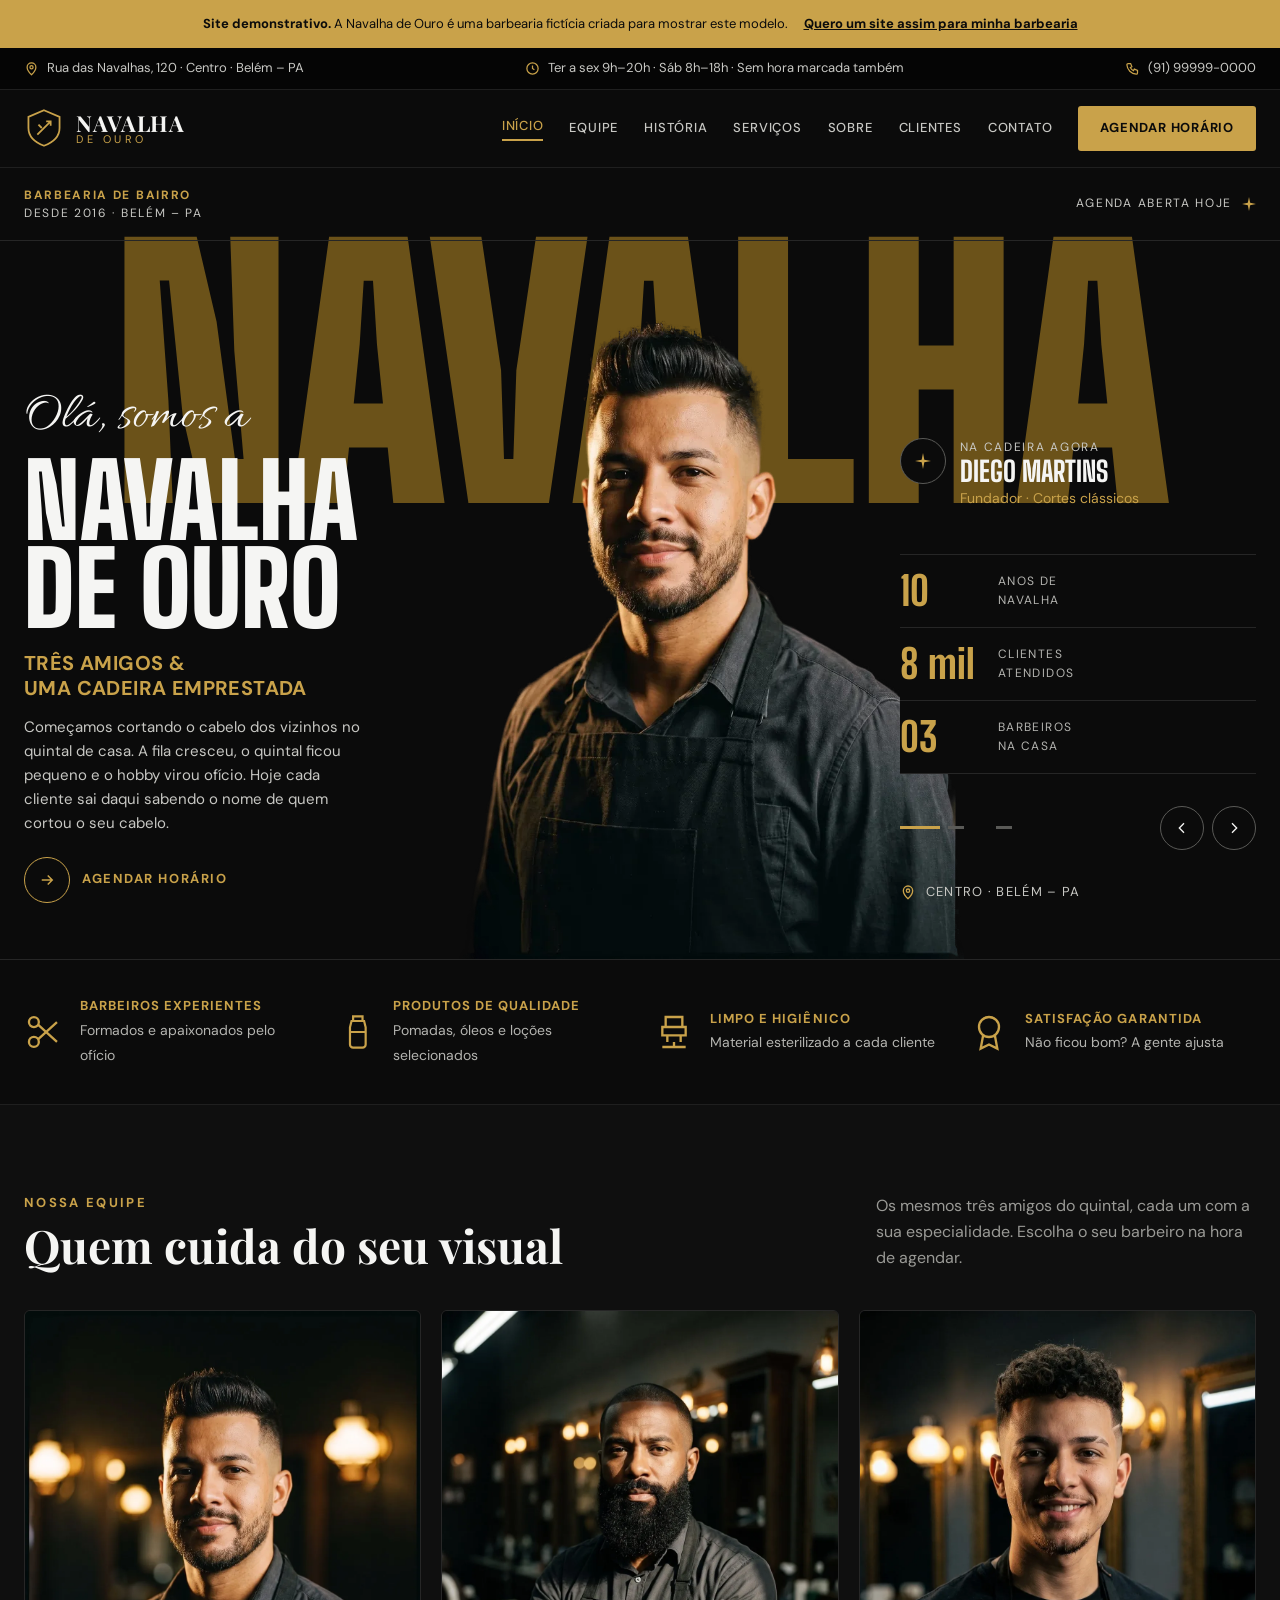
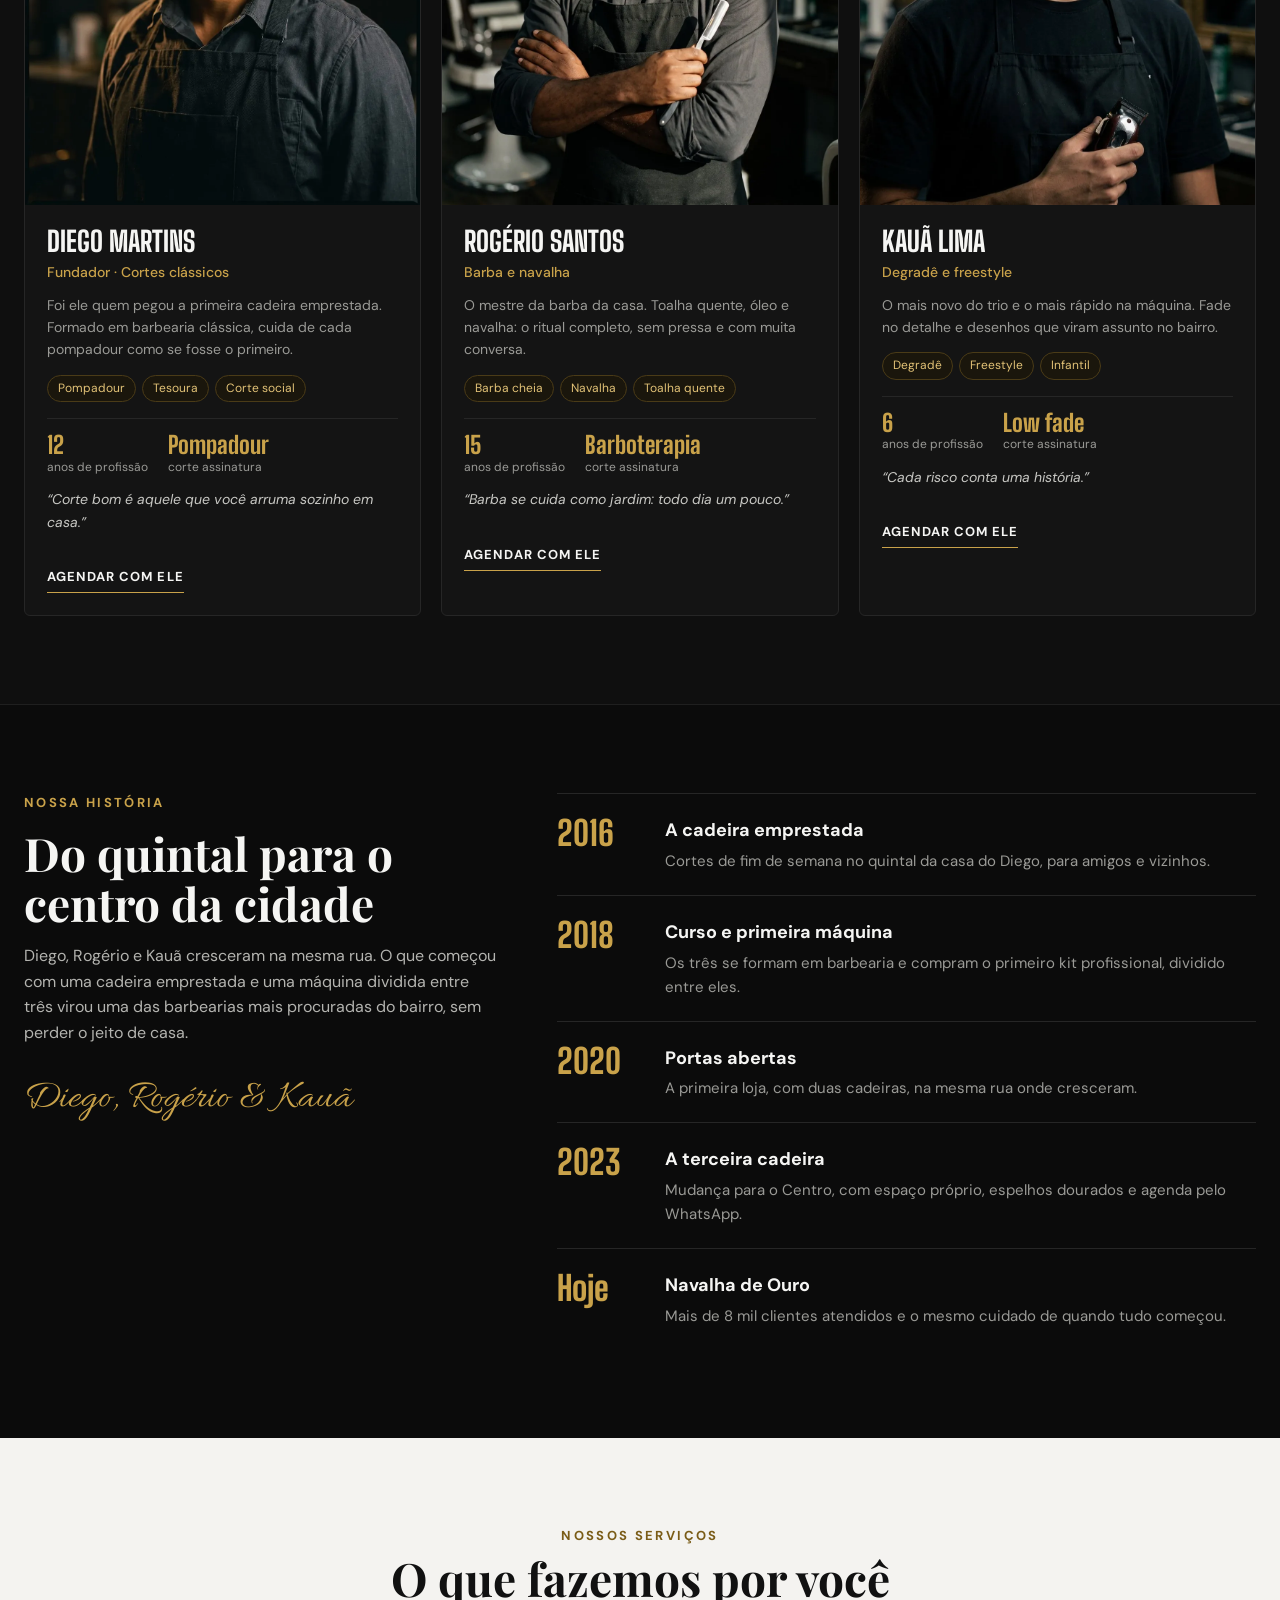
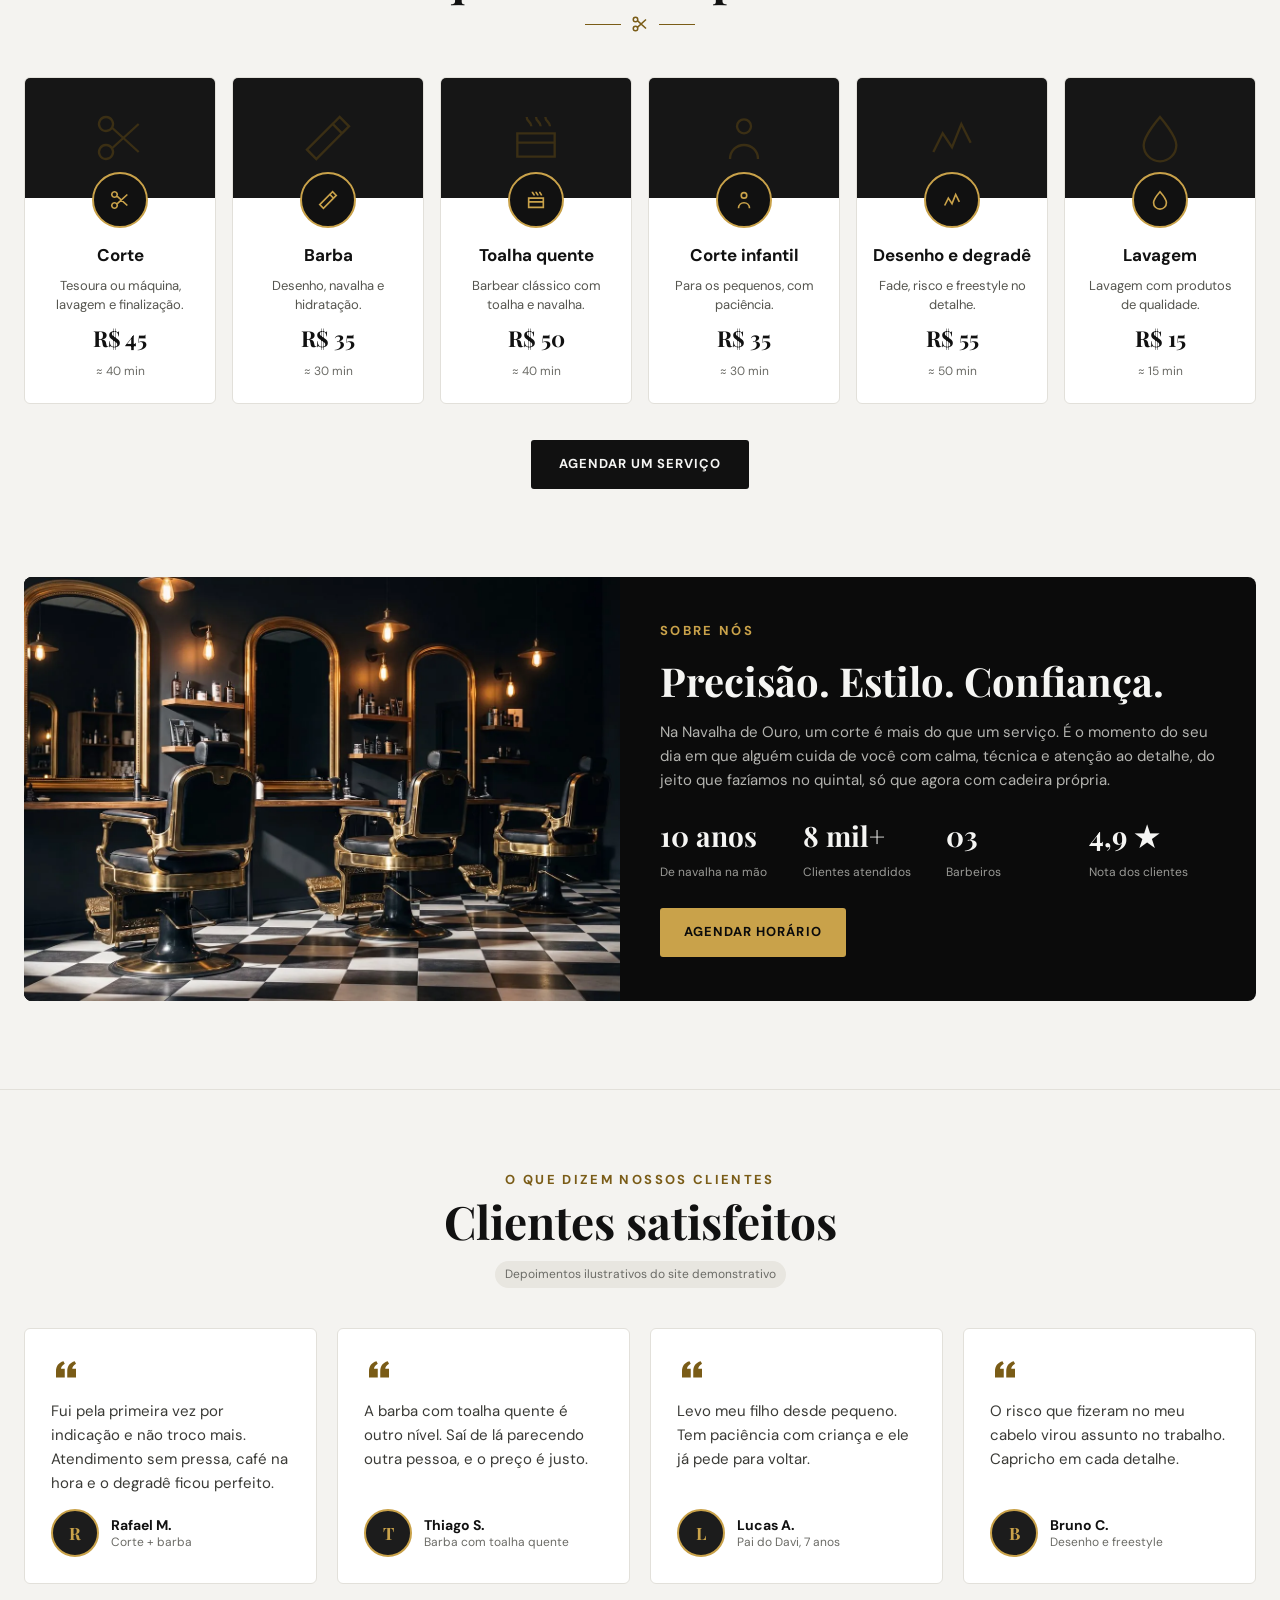
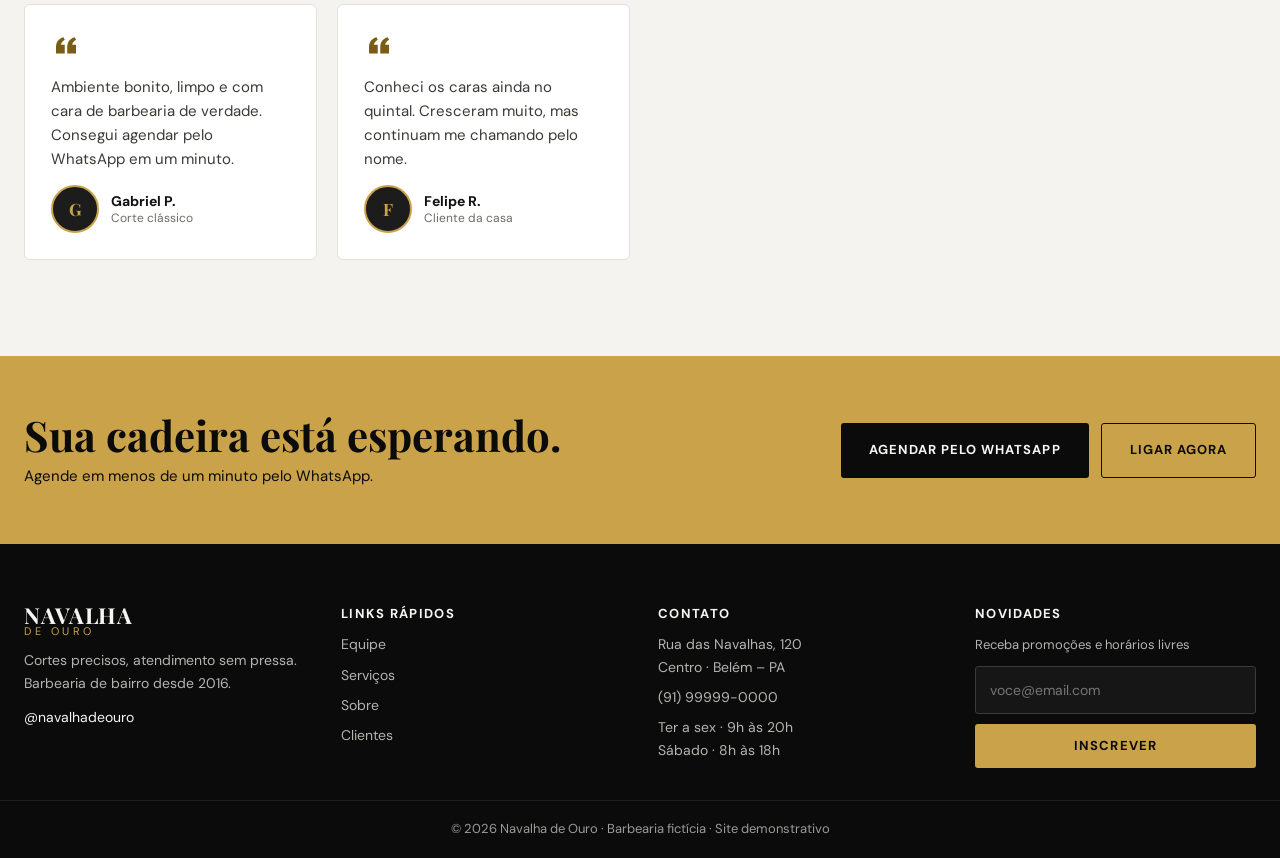
<file: projetos/navalha-de-ouro/index.html>
<!doctype html>
<html lang="pt-BR">
<head>
<meta charset="utf-8">
<meta name="viewport" content="width=device-width, initial-scale=1">
<title>Navalha de Ouro | Barbearia no Centro de Belém</title>
<meta name="description" content="Barbearia de bairro no Centro de Belém desde 2016: corte, barba com toalha quente, degradê, freestyle e corte infantil. Agende seu horário.">
<meta name="theme-color" content="#0B0B0B">
<meta property="og:type" content="website">
<meta property="og:locale" content="pt_BR">
<meta property="og:title" content="Navalha de Ouro | Barbearia no Centro de Belém">
<meta property="og:description" content="Três amigos e uma cadeira emprestada. Corte, barba e degradê no Centro de Belém.">
<link rel="preconnect" href="https://fonts.googleapis.com">
<link href="https://fonts.googleapis.com/css2?family=Allura&amp;family=Big+Shoulders+Display:wght@600;800;900&amp;family=DM+Sans:wght@400;500;700&amp;family=Playfair+Display:wght@600;700&amp;display=swap" rel="stylesheet">
<style>
body{margin:0;background:#0B0B0B}
a{color:#C9A24A}a:hover{color:#E2C277}
.slide{transition:opacity 1s ease,transform 1.4s cubic-bezier(.2,.7,.2,1)}
.fadeTxt{transition:opacity .7s ease,transform .8s ease}
.dot{transition:width .5s ease,background .5s ease}
.lift{transition:transform .35s ease,border-color .35s ease}
.lift:hover{transform:translateY(-6px);border-color:#C9A24A}
@media (prefers-reduced-motion: reduce){.slide,.dot,.fadeTxt,.lift{transition:none}}
</style>
</head>
<body>
<div style="background: #0B0B0B; color: #F5F5F3; font-family: 'DM Sans', system-ui, sans-serif; font-size: 16px; line-height: 1.6">

<div style="background: #C9A24A; color: #0B0B0B; font-size: 13px">
<div style="max-width: 1240px; margin: 0 auto; padding: 8px 24px; display: flex; flex-wrap: wrap; justify-content: center; align-items: center; gap: 8px 16px; text-align: center">
<span><strong>Site demonstrativo.</strong> A Navalha de Ouro é uma barbearia fictícia criada para mostrar este modelo.</span>
<a href="https://wa.me/?text=Ol%C3%A1!%20Vi%20o%20modelo%20da%20Navalha%20de%20Ouro%20e%20quero%20um%20site%20assim%20para%20minha%20barbearia." target="_blank" rel="noopener" style="color: #0B0B0B; font-weight: 700; text-decoration: underline; min-height: 32px; display: inline-flex; align-items: center">Quero um site assim para minha barbearia</a>
</div>
</div>

<div style="background: #050505; border-bottom: 1px solid #1F1F1F; font-size: 13px; color: #C8C8C4">
<div style="max-width: 1240px; margin: 0 auto; padding: 10px 24px; display: flex; flex-wrap: wrap; justify-content: space-between; align-items: center; gap: 12px">
<span style="display: flex; align-items: center; gap: 8px"><svg width="15" height="15" viewBox="0 0 24 24" fill="none" stroke="#C9A24A" stroke-width="2" aria-hidden="true"><path d="M12 22s7-6.5 7-12a7 7 0 0 0-14 0c0 5.5 7 12 7 12z"></path><circle cx="12" cy="10" r="2.5"></circle></svg>Rua das Navalhas, 120 · Centro · Belém – PA</span>
<span style="display: flex; align-items: center; gap: 8px"><svg width="15" height="15" viewBox="0 0 24 24" fill="none" stroke="#C9A24A" stroke-width="2" aria-hidden="true"><circle cx="12" cy="12" r="9"></circle><path d="M12 7v5l3 2"></path></svg>Ter a sex 9h–20h · Sáb 8h–18h · Sem hora marcada também</span>
<a href="#contato" style="display: flex; align-items: center; gap: 8px; color: #C8C8C4; text-decoration: none"><svg width="15" height="15" viewBox="0 0 24 24" fill="none" stroke="#C9A24A" stroke-width="2" aria-hidden="true"><path d="M5 4h4l2 5-2.5 1.5a11 11 0 0 0 5 5L15 13l5 2v4a2 2 0 0 1-2 2A16 16 0 0 1 3 6a2 2 0 0 1 2-2z"></path></svg>(91) 99999-0000</a>
</div>
</div>

<header style="background: #0B0B0B; border-bottom: 1px solid #1F1F1F">
<nav style="max-width: 1240px; margin: 0 auto; padding: 16px 24px; display: flex; flex-wrap: wrap; align-items: center; justify-content: space-between; gap: 16px">
<a href="#topo" style="display: flex; align-items: center; gap: 12px; text-decoration: none; color: #F5F5F3">
<svg width="40" height="40" viewBox="0 0 36 36" fill="none" stroke="#C9A24A" stroke-width="1.6" aria-hidden="true"><path d="M18 2 L32 8 V18 C32 26 26 31 18 34 C10 31 4 26 4 18 V8 Z"></path><path d="M12 24 L24 12 M20 12 h4 v4 M13 15 l3 3"></path></svg>
<span style="display: flex; flex-direction: column; line-height: 1">
<span style="font-family: 'Playfair Display', serif; font-weight: 700; font-size: 22px; letter-spacing: 0.04em; text-transform: uppercase">Navalha</span>
<span style="font-size: 11px; letter-spacing: 0.32em; text-transform: uppercase; color: #C9A24A">de ouro</span>
</span>
</a>
<div style="display: flex; flex-wrap: wrap; align-items: center; gap: 26px; font-size: 13px; font-weight: 500; letter-spacing: 0.06em; text-transform: uppercase">
<a href="#topo" style="color: #C9A24A; text-decoration: none; border-bottom: 2px solid #C9A24A; padding-bottom: 2px">Início</a>
<a href="#equipe" style="color: #C8C8C4; text-decoration: none">Equipe</a>
<a href="#historia" style="color: #C8C8C4; text-decoration: none">História</a>
<a href="#servicos" style="color: #C8C8C4; text-decoration: none">Serviços</a>
<a href="#sobre" style="color: #C8C8C4; text-decoration: none">Sobre</a>
<a href="#depoimentos" style="color: #C8C8C4; text-decoration: none">Clientes</a>
<a href="#contato" style="color: #C8C8C4; text-decoration: none">Contato</a>
<a href="#agendar" style="background: #C9A24A; color: #0B0B0B; text-decoration: none; font-weight: 700; padding: 12px 22px; min-height: 44px; box-sizing: border-box; display: inline-flex; align-items: center; border-radius: 3px">Agendar horário</a>
</div>
</nav>
</header>

<section id="topo" style="position: relative; overflow: hidden; background: #0B0B0B; border-bottom: 1px solid #262626">
<div style="position: relative; z-index: 3; max-width: 1240px; margin: 0 auto; padding: 18px 24px; display: flex; flex-wrap: wrap; justify-content: space-between; align-items: center; gap: 12px; border-bottom: 1px solid #262626">
<span style="font-size: 12px; letter-spacing: 0.14em; text-transform: uppercase; line-height: 1.5"><span style="color: #C9A24A; font-weight: 700">Barbearia de bairro</span><br><span style="color: #C8C8C4">Desde 2016 · Belém – PA</span></span>
<span style="display: flex; align-items: center; gap: 10px; font-size: 12px; letter-spacing: 0.14em; text-transform: uppercase; color: #C8C8C4">Agenda aberta hoje<svg width="14" height="14" viewBox="0 0 24 24" fill="#C9A24A" aria-hidden="true"><path d="M12 0 L14 10 L24 12 L14 14 L12 24 L10 14 L0 12 L10 10 Z"></path></svg></span>
</div>
<div aria-hidden="true" style="position: absolute; top: 74px; left: 0; right: 0; text-align: center; white-space: nowrap; pointer-events: none; font-family: 'Big Shoulders Display', sans-serif; font-weight: 900; font-size: clamp(150px, 26vw, 400px); line-height: 0.8; letter-spacing: -0.01em; text-transform: uppercase; color: #6B5219">Navalha</div>
<div style="position: relative; max-width: 1240px; margin: 0 auto; padding: 0 24px; display: flex; flex-wrap: wrap; align-items: flex-end; gap: 0">

<div style="position: relative; z-index: 2; flex: 1 1 300px; min-width: 0; padding: 150px 0 56px; display: flex; flex-direction: column; gap: 14px">
<span style="font-family: 'Allura', cursive; font-size: 52px; line-height: 1; color: #F5F5F3">Olá, somos a</span>
<h1 style="margin: 0; font-family: 'Big Shoulders Display', sans-serif; font-weight: 900; font-size: clamp(64px, 8vw, 112px); line-height: 0.86; text-transform: uppercase; color: #F5F5F3">Navalha<br>de Ouro</h1>
<p style="margin: 4px 0 0; color: #C9A24A; font-size: 20px; font-weight: 700; line-height: 1.25; letter-spacing: 0.02em; text-transform: uppercase">Três amigos &amp;<br>uma cadeira emprestada</p>
<p style="margin: 0; color: #C8C8C4; font-size: 15px; max-width: 340px">Começamos cortando o cabelo dos vizinhos no quintal de casa. A fila cresceu, o quintal ficou pequeno e o hobby virou ofício. Hoje cada cliente sai daqui sabendo o nome de quem cortou o seu cabelo.</p>
<a href="#agendar" style="margin-top: 8px; align-self: flex-start; display: inline-flex; align-items: center; gap: 12px; color: #C9A24A; text-decoration: none; font-size: 13px; font-weight: 700; letter-spacing: 0.12em; text-transform: uppercase; min-height: 44px"><span style="width: 44px; height: 44px; border: 1.5px solid #C9A24A; border-radius: 50%; display: flex; align-items: center; justify-content: center"><svg width="18" height="18" viewBox="0 0 24 24" fill="none" stroke="currentColor" stroke-width="2" aria-hidden="true"><path d="M5 12h14M13 6l6 6-6 6"></path></svg></span>Agendar horário</a>
</div>

<div style="position: relative; z-index: 1; flex: 1.5 1 420px; min-width: 0; margin: 0 -80px; height: clamp(520px, 50vw, 720px)">

<img class="slide" src="img/b1-cut.webp" alt="Diego Martins, Fundador · Cortes clássicos" aria-hidden="false" style="position: absolute; bottom: 0; left: 50%; height: 100%; width: auto; max-width: none; opacity: 1; transform: translateX(-50%) translateY(0) scale(1); transform-origin: bottom center">

<img class="slide" src="img/b2-cut.webp" alt="Rogério Santos, Barba e navalha" aria-hidden="true" style="position: absolute; bottom: 0; left: 50%; height: 100%; width: auto; max-width: none; opacity: 0; transform: translateX(-50%) translateY(24px) scale(0.97); transform-origin: bottom center">

<img class="slide" src="img/b3-cut.webp" alt="Kauã Lima, Degradê e freestyle" aria-hidden="true" style="position: absolute; bottom: 0; left: 50%; height: 100%; width: auto; max-width: none; opacity: 0; transform: translateX(-50%) translateY(24px) scale(0.97); transform-origin: bottom center">

</div>

<div style="position: relative; z-index: 2; flex: 1 1 230px; min-width: 0; padding: 150px 0 56px; display: flex; flex-direction: column; gap: 32px">

<div style="display: flex; gap: 14px; align-items: flex-start">
<span style="flex: none; width: 44px; height: 44px; border: 1px solid #5A5A57; border-radius: 50%; display: flex; align-items: center; justify-content: center; background: #0B0B0B"><svg width="16" height="16" viewBox="0 0 24 24" fill="#C9A24A" aria-hidden="true"><path d="M12 0 L14 10 L24 12 L14 14 L12 24 L10 14 L0 12 L10 10 Z"></path></svg></span>
<div style="position: relative; flex: 1; min-height: 84px">

<div class="fadeTxt" aria-hidden="false" style="position: absolute; inset: 0; opacity: 1; transform: translateY(0)">
<span style="display: block; color: #C8C8C4; font-size: 12px; letter-spacing: 0.14em; text-transform: uppercase">Na cadeira agora</span>
<span style="display: block; font-family: 'Big Shoulders Display', sans-serif; font-weight: 800; font-size: 28px; line-height: 1.05; text-transform: uppercase; color: #F5F5F3">Diego Martins</span>
<span style="display: block; color: #C9A24A; font-size: 14px">Fundador · Cortes clássicos</span>
</div>

<div class="fadeTxt" aria-hidden="true" style="position: absolute; inset: 0; opacity: 0; transform: translateY(10px)">
<span style="display: block; color: #C8C8C4; font-size: 12px; letter-spacing: 0.14em; text-transform: uppercase">Na cadeira agora</span>
<span style="display: block; font-family: 'Big Shoulders Display', sans-serif; font-weight: 800; font-size: 28px; line-height: 1.05; text-transform: uppercase; color: #F5F5F3">Rogério Santos</span>
<span style="display: block; color: #C9A24A; font-size: 14px">Barba e navalha</span>
</div>

<div class="fadeTxt" aria-hidden="true" style="position: absolute; inset: 0; opacity: 0; transform: translateY(10px)">
<span style="display: block; color: #C8C8C4; font-size: 12px; letter-spacing: 0.14em; text-transform: uppercase">Na cadeira agora</span>
<span style="display: block; font-family: 'Big Shoulders Display', sans-serif; font-weight: 800; font-size: 28px; line-height: 1.05; text-transform: uppercase; color: #F5F5F3">Kauã Lima</span>
<span style="display: block; color: #C9A24A; font-size: 14px">Degradê e freestyle</span>
</div>

</div>
</div>
<div style="display: flex; flex-direction: column; background: #0B0B0B">
<div style="display: flex; align-items: center; gap: 18px; padding: 16px 0; border-top: 1px solid #262626"><span style="font-family: 'Big Shoulders Display', sans-serif; font-weight: 800; font-size: 40px; color: #C9A24A; min-width: 80px; line-height: 1">10</span><span style="color: #B4B4B0; font-size: 12px; letter-spacing: 0.12em; text-transform: uppercase">Anos de<br>navalha</span></div>
<div style="display: flex; align-items: center; gap: 18px; padding: 16px 0; border-top: 1px solid #262626"><span style="font-family: 'Big Shoulders Display', sans-serif; font-weight: 800; font-size: 40px; color: #C9A24A; min-width: 80px; line-height: 1">8 mil</span><span style="color: #B4B4B0; font-size: 12px; letter-spacing: 0.12em; text-transform: uppercase">Clientes<br>atendidos</span></div>
<div style="display: flex; align-items: center; gap: 18px; padding: 16px 0; border-top: 1px solid #262626; border-bottom: 1px solid #262626"><span style="font-family: 'Big Shoulders Display', sans-serif; font-weight: 800; font-size: 40px; color: #C9A24A; min-width: 80px; line-height: 1">03</span><span style="color: #B4B4B0; font-size: 12px; letter-spacing: 0.12em; text-transform: uppercase">Barbeiros<br>na casa</span></div>
</div>
<div style="display: flex; align-items: center; justify-content: space-between; gap: 12px">
<div style="display: flex; gap: 4px">

<button type="button" aria-label="Mostrar Diego Martins" style="background: none; border: 0; padding: 20px 0; min-height: 44px; min-width: 44px; cursor: pointer; display: flex; align-items: center">
<span class="dot" style="display: block; height: 3px; width: 40px; background: #C9A24A"></span>
</button>

<button type="button" aria-label="Mostrar Rogério Santos" style="background: none; border: 0; padding: 20px 0; min-height: 44px; min-width: 44px; cursor: pointer; display: flex; align-items: center">
<span class="dot" style="display: block; height: 3px; width: 16px; background: #5A5A57"></span>
</button>

<button type="button" aria-label="Mostrar Kauã Lima" style="background: none; border: 0; padding: 20px 0; min-height: 44px; min-width: 44px; cursor: pointer; display: flex; align-items: center">
<span class="dot" style="display: block; height: 3px; width: 16px; background: #5A5A57"></span>
</button>

</div>
<div style="display: flex; gap: 8px">
<button type="button" aria-label="Barbeiro anterior" style="width: 44px; height: 44px; border: 1px solid #5A5A57; border-radius: 50%; background: none; color: #F5F5F3; cursor: pointer; display: flex; align-items: center; justify-content: center"><svg width="16" height="16" viewBox="0 0 24 24" fill="none" stroke="currentColor" stroke-width="2" aria-hidden="true"><path d="M15 5 L8 12 L15 19"></path></svg></button>
<button type="button" aria-label="Próximo barbeiro" style="width: 44px; height: 44px; border: 1px solid #5A5A57; border-radius: 50%; background: none; color: #F5F5F3; cursor: pointer; display: flex; align-items: center; justify-content: center"><svg width="16" height="16" viewBox="0 0 24 24" fill="none" stroke="currentColor" stroke-width="2" aria-hidden="true"><path d="M9 5 L16 12 L9 19"></path></svg></button>
</div>
</div>
<span style="display: flex; align-items: center; gap: 10px; color: #C8C8C4; font-size: 13px; letter-spacing: 0.1em; text-transform: uppercase"><svg width="16" height="16" viewBox="0 0 24 24" fill="none" stroke="#C9A24A" stroke-width="2" aria-hidden="true"><path d="M12 22s7-6.5 7-12a7 7 0 0 0-14 0c0 5.5 7 12 7 12z"></path><circle cx="12" cy="10" r="2.5"></circle></svg>Centro · Belém – PA</span>
</div>

</div>
</section>

<section style="background: #0B0B0B; border-bottom: 1px solid #1F1F1F">
<div style="max-width: 1240px; margin: 0 auto; padding: 36px 24px; display: grid; grid-template-columns: repeat(auto-fit, minmax(240px, 1fr)); gap: 28px">
<div style="display: flex; gap: 16px; align-items: center">
<svg width="40" height="40" viewBox="0 0 24 24" fill="none" stroke="#C9A24A" stroke-width="1.4" aria-hidden="true"><circle cx="6" cy="6" r="3"></circle><circle cx="6" cy="18" r="3"></circle><path d="M8.5 7.5 L20 18 M8.5 16.5 L20 6"></path></svg>
<div><span style="display: block; color: #C9A24A; font-size: 13px; font-weight: 700; letter-spacing: 0.08em; text-transform: uppercase">Barbeiros experientes</span><span style="color: #B4B4B0; font-size: 14px">Formados e apaixonados pelo ofício</span></div>
</div>
<div style="display: flex; gap: 16px; align-items: center">
<svg width="40" height="40" viewBox="0 0 24 24" fill="none" stroke="#C9A24A" stroke-width="1.4" aria-hidden="true"><path d="M9 2h6v3H9z M8 5h8l1 4v11a2 2 0 0 1-2 2H9a2 2 0 0 1-2-2V9z M7 12h10"></path></svg>
<div><span style="display: block; color: #C9A24A; font-size: 13px; font-weight: 700; letter-spacing: 0.08em; text-transform: uppercase">Produtos de qualidade</span><span style="color: #B4B4B0; font-size: 14px">Pomadas, óleos e loções selecionados</span></div>
</div>
<div style="display: flex; gap: 16px; align-items: center">
<svg width="40" height="40" viewBox="0 0 24 24" fill="none" stroke="#C9A24A" stroke-width="1.4" aria-hidden="true"><path d="M7 3h10v6H7z M5 9h14v5H5z M8 14v4 M16 14v4 M5 21h14 M12 18v3"></path></svg>
<div><span style="display: block; color: #C9A24A; font-size: 13px; font-weight: 700; letter-spacing: 0.08em; text-transform: uppercase">Limpo e higiênico</span><span style="color: #B4B4B0; font-size: 14px">Material esterilizado a cada cliente</span></div>
</div>
<div style="display: flex; gap: 16px; align-items: center">
<svg width="40" height="40" viewBox="0 0 24 24" fill="none" stroke="#C9A24A" stroke-width="1.4" aria-hidden="true"><circle cx="12" cy="9" r="6"></circle><path d="M8.5 14 L7 22 L12 19.5 L17 22 L15.5 14"></path></svg>
<div><span style="display: block; color: #C9A24A; font-size: 13px; font-weight: 700; letter-spacing: 0.08em; text-transform: uppercase">Satisfação garantida</span><span style="color: #B4B4B0; font-size: 14px">Não ficou bom? A gente ajusta</span></div>
</div>
</div>
</section>

<section id="equipe" style="background: #0F0F0F">
<div style="max-width: 1240px; margin: 0 auto; padding: 88px 24px">
<div style="display: flex; flex-wrap: wrap; justify-content: space-between; align-items: flex-end; gap: 24px; margin-bottom: 40px">
<div style="display: flex; flex-direction: column; gap: 6px">
<span style="color: #C9A24A; font-size: 13px; font-weight: 700; letter-spacing: 0.18em; text-transform: uppercase">Nossa equipe</span>
<h2 style="margin: 0; font-family: 'Playfair Display', serif; font-weight: 700; font-size: clamp(34px, 4vw, 46px); line-height: 1.1">Quem cuida do seu visual</h2>
</div>
<p style="margin: 0; color: #9A9A96; max-width: 380px">Os mesmos três amigos do quintal, cada um com a sua especialidade. Escolha o seu barbeiro na hora de agendar.</p>
</div>
<div style="display: grid; grid-template-columns: repeat(auto-fit, minmax(260px, 1fr)); gap: 20px">

<article class="lift" style="background: #141414; border: 1px solid #262626; border-radius: 6px; overflow: hidden; display: flex; flex-direction: column">
<div style="aspect-ratio: 4 / 5; background: #161616; overflow: hidden">

<img loading="lazy" decoding="async" src="img/barbeiro1.webp" alt="Diego Martins, Fundador · Cortes clássicos" style="width: 100%; height: 100%; object-fit: cover; display: block">


</div>
<div style="padding: 22px; display: flex; flex-direction: column; gap: 6px">
<h3 style="margin: 0; font-family: 'Big Shoulders Display', sans-serif; font-weight: 800; font-size: 28px; text-transform: uppercase; line-height: 1">Diego Martins</h3>
<span style="color: #C9A24A; font-size: 14px; font-weight: 500">Fundador · Cortes clássicos</span>
<p style="margin: 4px 0 0; color: #9A9A96; font-size: 14px">Foi ele quem pegou a primeira cadeira emprestada. Formado em barbearia clássica, cuida de cada pompadour como se fosse o primeiro.</p>
<div style="display: flex; flex-wrap: wrap; gap: 6px; margin-top: 8px">

<span style="font-size: 12px; color: #E2C277; border: 1px solid #4A3B17; background: #1A160C; padding: 3px 10px; border-radius: 20px">Pompadour</span>

<span style="font-size: 12px; color: #E2C277; border: 1px solid #4A3B17; background: #1A160C; padding: 3px 10px; border-radius: 20px">Tesoura</span>

<span style="font-size: 12px; color: #E2C277; border: 1px solid #4A3B17; background: #1A160C; padding: 3px 10px; border-radius: 20px">Corte social</span>

</div>
<div style="display: flex; gap: 20px; margin-top: 10px; padding-top: 12px; border-top: 1px solid #262626">
<span style="display: flex; flex-direction: column; line-height: 1.2"><span style="font-family: 'Big Shoulders Display', sans-serif; font-weight: 800; font-size: 24px; color: #C9A24A">12</span><span style="font-size: 12px; color: #9A9A96">anos de profissão</span></span>
<span style="display: flex; flex-direction: column; line-height: 1.2"><span style="font-family: 'Big Shoulders Display', sans-serif; font-weight: 800; font-size: 24px; color: #C9A24A">Pompadour</span><span style="font-size: 12px; color: #9A9A96">corte assinatura</span></span>
</div>
<p style="margin: 8px 0 0; color: #C8C8C4; font-size: 14px; font-style: italic">“Corte bom é aquele que você arruma sozinho em casa.”</p>
<a href="#agendar" style="margin-top: 10px; align-self: flex-start; color: #F5F5F3; font-size: 13px; font-weight: 700; letter-spacing: 0.08em; text-transform: uppercase; text-decoration: none; border-bottom: 1px solid #C9A24A; padding: 10px 0 4px; min-height: 44px; box-sizing: border-box; display: inline-flex; align-items: flex-end">Agendar com ele</a>
</div>
</article>

<article class="lift" style="background: #141414; border: 1px solid #262626; border-radius: 6px; overflow: hidden; display: flex; flex-direction: column">
<div style="aspect-ratio: 4 / 5; background: #161616; overflow: hidden">

<img loading="lazy" decoding="async" src="img/barbeiro2.webp" alt="Rogério Santos, Barba e navalha" style="width: 100%; height: 100%; object-fit: cover; display: block">


</div>
<div style="padding: 22px; display: flex; flex-direction: column; gap: 6px">
<h3 style="margin: 0; font-family: 'Big Shoulders Display', sans-serif; font-weight: 800; font-size: 28px; text-transform: uppercase; line-height: 1">Rogério Santos</h3>
<span style="color: #C9A24A; font-size: 14px; font-weight: 500">Barba e navalha</span>
<p style="margin: 4px 0 0; color: #9A9A96; font-size: 14px">O mestre da barba da casa. Toalha quente, óleo e navalha: o ritual completo, sem pressa e com muita conversa.</p>
<div style="display: flex; flex-wrap: wrap; gap: 6px; margin-top: 8px">

<span style="font-size: 12px; color: #E2C277; border: 1px solid #4A3B17; background: #1A160C; padding: 3px 10px; border-radius: 20px">Barba cheia</span>

<span style="font-size: 12px; color: #E2C277; border: 1px solid #4A3B17; background: #1A160C; padding: 3px 10px; border-radius: 20px">Navalha</span>

<span style="font-size: 12px; color: #E2C277; border: 1px solid #4A3B17; background: #1A160C; padding: 3px 10px; border-radius: 20px">Toalha quente</span>

</div>
<div style="display: flex; gap: 20px; margin-top: 10px; padding-top: 12px; border-top: 1px solid #262626">
<span style="display: flex; flex-direction: column; line-height: 1.2"><span style="font-family: 'Big Shoulders Display', sans-serif; font-weight: 800; font-size: 24px; color: #C9A24A">15</span><span style="font-size: 12px; color: #9A9A96">anos de profissão</span></span>
<span style="display: flex; flex-direction: column; line-height: 1.2"><span style="font-family: 'Big Shoulders Display', sans-serif; font-weight: 800; font-size: 24px; color: #C9A24A">Barboterapia</span><span style="font-size: 12px; color: #9A9A96">corte assinatura</span></span>
</div>
<p style="margin: 8px 0 0; color: #C8C8C4; font-size: 14px; font-style: italic">“Barba se cuida como jardim: todo dia um pouco.”</p>
<a href="#agendar" style="margin-top: 10px; align-self: flex-start; color: #F5F5F3; font-size: 13px; font-weight: 700; letter-spacing: 0.08em; text-transform: uppercase; text-decoration: none; border-bottom: 1px solid #C9A24A; padding: 10px 0 4px; min-height: 44px; box-sizing: border-box; display: inline-flex; align-items: flex-end">Agendar com ele</a>
</div>
</article>

<article class="lift" style="background: #141414; border: 1px solid #262626; border-radius: 6px; overflow: hidden; display: flex; flex-direction: column">
<div style="aspect-ratio: 4 / 5; background: #161616; overflow: hidden">

<img loading="lazy" decoding="async" src="img/barbeiro3.webp" alt="Kauã Lima, Degradê e freestyle" style="width: 100%; height: 100%; object-fit: cover; display: block">


</div>
<div style="padding: 22px; display: flex; flex-direction: column; gap: 6px">
<h3 style="margin: 0; font-family: 'Big Shoulders Display', sans-serif; font-weight: 800; font-size: 28px; text-transform: uppercase; line-height: 1">Kauã Lima</h3>
<span style="color: #C9A24A; font-size: 14px; font-weight: 500">Degradê e freestyle</span>
<p style="margin: 4px 0 0; color: #9A9A96; font-size: 14px">O mais novo do trio e o mais rápido na máquina. Fade no detalhe e desenhos que viram assunto no bairro.</p>
<div style="display: flex; flex-wrap: wrap; gap: 6px; margin-top: 8px">

<span style="font-size: 12px; color: #E2C277; border: 1px solid #4A3B17; background: #1A160C; padding: 3px 10px; border-radius: 20px">Degradê</span>

<span style="font-size: 12px; color: #E2C277; border: 1px solid #4A3B17; background: #1A160C; padding: 3px 10px; border-radius: 20px">Freestyle</span>

<span style="font-size: 12px; color: #E2C277; border: 1px solid #4A3B17; background: #1A160C; padding: 3px 10px; border-radius: 20px">Infantil</span>

</div>
<div style="display: flex; gap: 20px; margin-top: 10px; padding-top: 12px; border-top: 1px solid #262626">
<span style="display: flex; flex-direction: column; line-height: 1.2"><span style="font-family: 'Big Shoulders Display', sans-serif; font-weight: 800; font-size: 24px; color: #C9A24A">6</span><span style="font-size: 12px; color: #9A9A96">anos de profissão</span></span>
<span style="display: flex; flex-direction: column; line-height: 1.2"><span style="font-family: 'Big Shoulders Display', sans-serif; font-weight: 800; font-size: 24px; color: #C9A24A">Low fade</span><span style="font-size: 12px; color: #9A9A96">corte assinatura</span></span>
</div>
<p style="margin: 8px 0 0; color: #C8C8C4; font-size: 14px; font-style: italic">“Cada risco conta uma história.”</p>
<a href="#agendar" style="margin-top: 10px; align-self: flex-start; color: #F5F5F3; font-size: 13px; font-weight: 700; letter-spacing: 0.08em; text-transform: uppercase; text-decoration: none; border-bottom: 1px solid #C9A24A; padding: 10px 0 4px; min-height: 44px; box-sizing: border-box; display: inline-flex; align-items: flex-end">Agendar com ele</a>
</div>
</article>

</div>
</div>
</section>

<section id="historia" style="background: #0B0B0B; border-top: 1px solid #1F1F1F">
<div style="max-width: 1240px; margin: 0 auto; padding: 88px 24px; display: flex; flex-wrap: wrap; gap: 56px">
<div style="flex: 1 1 320px; min-width: 0; display: flex; flex-direction: column; gap: 14px">
<span style="color: #C9A24A; font-size: 13px; font-weight: 700; letter-spacing: 0.18em; text-transform: uppercase">Nossa história</span>
<h2 style="margin: 0; font-family: 'Playfair Display', serif; font-weight: 700; font-size: clamp(34px, 4vw, 46px); line-height: 1.1">Do quintal para o centro da cidade</h2>
<p style="margin: 0; color: #B4B4B0">Diego, Rogério e Kauã cresceram na mesma rua. O que começou com uma cadeira emprestada e uma máquina dividida entre três virou uma das barbearias mais procuradas do bairro, sem perder o jeito de casa.</p>
<span style="font-family: 'Allura', cursive; font-size: 40px; color: #C9A24A; margin-top: 8px">Diego, Rogério &amp; Kauã</span>
</div>
<ol style="flex: 1.4 1 480px; min-width: 0; list-style: none; margin: 0; padding: 0; display: flex; flex-direction: column">

<li style="display: flex; gap: 24px; padding: 22px 0; border-top: 1px solid #262626">
<span style="flex: none; min-width: 84px; font-family: 'Big Shoulders Display', sans-serif; font-weight: 800; font-size: 34px; line-height: 1; color: #C9A24A">2016</span>
<div><h3 style="margin: 0 0 4px; font-size: 18px; color: #F5F5F3">A cadeira emprestada</h3><p style="margin: 0; color: #9A9A96; font-size: 15px">Cortes de fim de semana no quintal da casa do Diego, para amigos e vizinhos.</p></div>
</li>

<li style="display: flex; gap: 24px; padding: 22px 0; border-top: 1px solid #262626">
<span style="flex: none; min-width: 84px; font-family: 'Big Shoulders Display', sans-serif; font-weight: 800; font-size: 34px; line-height: 1; color: #C9A24A">2018</span>
<div><h3 style="margin: 0 0 4px; font-size: 18px; color: #F5F5F3">Curso e primeira máquina</h3><p style="margin: 0; color: #9A9A96; font-size: 15px">Os três se formam em barbearia e compram o primeiro kit profissional, dividido entre eles.</p></div>
</li>

<li style="display: flex; gap: 24px; padding: 22px 0; border-top: 1px solid #262626">
<span style="flex: none; min-width: 84px; font-family: 'Big Shoulders Display', sans-serif; font-weight: 800; font-size: 34px; line-height: 1; color: #C9A24A">2020</span>
<div><h3 style="margin: 0 0 4px; font-size: 18px; color: #F5F5F3">Portas abertas</h3><p style="margin: 0; color: #9A9A96; font-size: 15px">A primeira loja, com duas cadeiras, na mesma rua onde cresceram.</p></div>
</li>

<li style="display: flex; gap: 24px; padding: 22px 0; border-top: 1px solid #262626">
<span style="flex: none; min-width: 84px; font-family: 'Big Shoulders Display', sans-serif; font-weight: 800; font-size: 34px; line-height: 1; color: #C9A24A">2023</span>
<div><h3 style="margin: 0 0 4px; font-size: 18px; color: #F5F5F3">A terceira cadeira</h3><p style="margin: 0; color: #9A9A96; font-size: 15px">Mudança para o Centro, com espaço próprio, espelhos dourados e agenda pelo WhatsApp.</p></div>
</li>

<li style="display: flex; gap: 24px; padding: 22px 0; border-top: 1px solid #262626">
<span style="flex: none; min-width: 84px; font-family: 'Big Shoulders Display', sans-serif; font-weight: 800; font-size: 34px; line-height: 1; color: #C9A24A">Hoje</span>
<div><h3 style="margin: 0 0 4px; font-size: 18px; color: #F5F5F3">Navalha de Ouro</h3><p style="margin: 0; color: #9A9A96; font-size: 15px">Mais de 8 mil clientes atendidos e o mesmo cuidado de quando tudo começou.</p></div>
</li>

</ol>
</div>
</section>

<section id="servicos" style="background: #F4F3F0; color: #111111">
<div style="max-width: 1240px; margin: 0 auto; padding: 88px 24px">
<div style="text-align: center; margin-bottom: 44px; display: flex; flex-direction: column; align-items: center; gap: 6px">
<span style="color: #7A5C17; font-size: 13px; font-weight: 700; letter-spacing: 0.18em; text-transform: uppercase">Nossos serviços</span>
<h2 style="margin: 0; font-family: 'Playfair Display', serif; font-weight: 700; font-size: clamp(34px, 4vw, 46px); line-height: 1.1">O que fazemos por você</h2>
<span style="display: flex; align-items: center; gap: 10px; margin-top: 6px"><span style="width: 36px; height: 1px; background: #7A5C17"></span><svg width="18" height="18" viewBox="0 0 24 24" fill="none" stroke="#7A5C17" stroke-width="2" aria-hidden="true"><circle cx="6" cy="6" r="3"></circle><circle cx="6" cy="18" r="3"></circle><path d="M8.5 7.5 L20 18 M8.5 16.5 L20 6"></path></svg><span style="width: 36px; height: 1px; background: #7A5C17"></span></span>
</div>
<div style="display: grid; grid-template-columns: repeat(auto-fit, minmax(180px, 1fr)); gap: 16px">

<div class="lift" style="background: #FFFFFF; border: 1px solid #E2E0DA; border-radius: 6px; overflow: hidden; display: flex; flex-direction: column; text-align: center">
<div style="height: 120px; background: #161616; display: flex; align-items: center; justify-content: center">
<svg width="56" height="56" viewBox="0 0 24 24" fill="none" stroke="#3B2F14" stroke-width="1" aria-hidden="true"><path d="M6 3 a3 3 0 1 0 0.01 0 M6 15 a3 3 0 1 0 0.01 0 M8.5 7.5 L20 18 M8.5 16.5 L20 6"></path></svg>
</div>
<div style="margin: -26px auto 0; width: 52px; height: 52px; border-radius: 50%; background: #111111; border: 2px solid #C9A24A; display: flex; align-items: center; justify-content: center">
<svg width="22" height="22" viewBox="0 0 24 24" fill="none" stroke="#C9A24A" stroke-width="1.8" aria-hidden="true"><path d="M6 3 a3 3 0 1 0 0.01 0 M6 15 a3 3 0 1 0 0.01 0 M8.5 7.5 L20 18 M8.5 16.5 L20 6"></path></svg>
</div>
<div style="padding: 14px 16px 22px; display: flex; flex-direction: column; gap: 6px; flex: 1">
<h3 style="margin: 0; font-size: 17px; font-weight: 700">Corte</h3>
<p style="margin: 0; color: #55554F; font-size: 13px; line-height: 1.5; flex: 1">Tesoura ou máquina, lavagem e finalização.</p>
<span style="font-family: 'Playfair Display', serif; font-weight: 700; font-size: 22px">R$ 45</span>
<span style="font-size: 12px; color: #6B6B66">≈ 40 min</span>
</div>
</div>

<div class="lift" style="background: #FFFFFF; border: 1px solid #E2E0DA; border-radius: 6px; overflow: hidden; display: flex; flex-direction: column; text-align: center">
<div style="height: 120px; background: #161616; display: flex; align-items: center; justify-content: center">
<svg width="56" height="56" viewBox="0 0 24 24" fill="none" stroke="#3B2F14" stroke-width="1" aria-hidden="true"><path d="M3 17 L14 6 L18 10 L7 21 Z M14 6 L17 3 L21 7 L18 10"></path></svg>
</div>
<div style="margin: -26px auto 0; width: 52px; height: 52px; border-radius: 50%; background: #111111; border: 2px solid #C9A24A; display: flex; align-items: center; justify-content: center">
<svg width="22" height="22" viewBox="0 0 24 24" fill="none" stroke="#C9A24A" stroke-width="1.8" aria-hidden="true"><path d="M3 17 L14 6 L18 10 L7 21 Z M14 6 L17 3 L21 7 L18 10"></path></svg>
</div>
<div style="padding: 14px 16px 22px; display: flex; flex-direction: column; gap: 6px; flex: 1">
<h3 style="margin: 0; font-size: 17px; font-weight: 700">Barba</h3>
<p style="margin: 0; color: #55554F; font-size: 13px; line-height: 1.5; flex: 1">Desenho, navalha e hidratação.</p>
<span style="font-family: 'Playfair Display', serif; font-weight: 700; font-size: 22px">R$ 35</span>
<span style="font-size: 12px; color: #6B6B66">≈ 30 min</span>
</div>
</div>

<div class="lift" style="background: #FFFFFF; border: 1px solid #E2E0DA; border-radius: 6px; overflow: hidden; display: flex; flex-direction: column; text-align: center">
<div style="height: 120px; background: #161616; display: flex; align-items: center; justify-content: center">
<svg width="56" height="56" viewBox="0 0 24 24" fill="none" stroke="#3B2F14" stroke-width="1" aria-hidden="true"><path d="M4 10 h16 v10 h-16 Z M4 14 h16 M8 3 c0 2 2 2 2 4 M12 3 c0 2 2 2 2 4 M16 3 c0 2 2 2 2 4"></path></svg>
</div>
<div style="margin: -26px auto 0; width: 52px; height: 52px; border-radius: 50%; background: #111111; border: 2px solid #C9A24A; display: flex; align-items: center; justify-content: center">
<svg width="22" height="22" viewBox="0 0 24 24" fill="none" stroke="#C9A24A" stroke-width="1.8" aria-hidden="true"><path d="M4 10 h16 v10 h-16 Z M4 14 h16 M8 3 c0 2 2 2 2 4 M12 3 c0 2 2 2 2 4 M16 3 c0 2 2 2 2 4"></path></svg>
</div>
<div style="padding: 14px 16px 22px; display: flex; flex-direction: column; gap: 6px; flex: 1">
<h3 style="margin: 0; font-size: 17px; font-weight: 700">Toalha quente</h3>
<p style="margin: 0; color: #55554F; font-size: 13px; line-height: 1.5; flex: 1">Barbear clássico com toalha e navalha.</p>
<span style="font-family: 'Playfair Display', serif; font-weight: 700; font-size: 22px">R$ 50</span>
<span style="font-size: 12px; color: #6B6B66">≈ 40 min</span>
</div>
</div>

<div class="lift" style="background: #FFFFFF; border: 1px solid #E2E0DA; border-radius: 6px; overflow: hidden; display: flex; flex-direction: column; text-align: center">
<div style="height: 120px; background: #161616; display: flex; align-items: center; justify-content: center">
<svg width="56" height="56" viewBox="0 0 24 24" fill="none" stroke="#3B2F14" stroke-width="1" aria-hidden="true"><path d="M9 7 a3 3 0 1 0 6 0 a3 3 0 1 0 -6 0 M6 21 c0-3.5 2.7-6 6-6 s6 2.5 6 6"></path></svg>
</div>
<div style="margin: -26px auto 0; width: 52px; height: 52px; border-radius: 50%; background: #111111; border: 2px solid #C9A24A; display: flex; align-items: center; justify-content: center">
<svg width="22" height="22" viewBox="0 0 24 24" fill="none" stroke="#C9A24A" stroke-width="1.8" aria-hidden="true"><path d="M9 7 a3 3 0 1 0 6 0 a3 3 0 1 0 -6 0 M6 21 c0-3.5 2.7-6 6-6 s6 2.5 6 6"></path></svg>
</div>
<div style="padding: 14px 16px 22px; display: flex; flex-direction: column; gap: 6px; flex: 1">
<h3 style="margin: 0; font-size: 17px; font-weight: 700">Corte infantil</h3>
<p style="margin: 0; color: #55554F; font-size: 13px; line-height: 1.5; flex: 1">Para os pequenos, com paciência.</p>
<span style="font-family: 'Playfair Display', serif; font-weight: 700; font-size: 22px">R$ 35</span>
<span style="font-size: 12px; color: #6B6B66">≈ 30 min</span>
</div>
</div>

<div class="lift" style="background: #FFFFFF; border: 1px solid #E2E0DA; border-radius: 6px; overflow: hidden; display: flex; flex-direction: column; text-align: center">
<div style="height: 120px; background: #161616; display: flex; align-items: center; justify-content: center">
<svg width="56" height="56" viewBox="0 0 24 24" fill="none" stroke="#3B2F14" stroke-width="1" aria-hidden="true"><path d="M4 18 L8 10 L12 16 L16 6 L20 14"></path></svg>
</div>
<div style="margin: -26px auto 0; width: 52px; height: 52px; border-radius: 50%; background: #111111; border: 2px solid #C9A24A; display: flex; align-items: center; justify-content: center">
<svg width="22" height="22" viewBox="0 0 24 24" fill="none" stroke="#C9A24A" stroke-width="1.8" aria-hidden="true"><path d="M4 18 L8 10 L12 16 L16 6 L20 14"></path></svg>
</div>
<div style="padding: 14px 16px 22px; display: flex; flex-direction: column; gap: 6px; flex: 1">
<h3 style="margin: 0; font-size: 17px; font-weight: 700">Desenho e degradê</h3>
<p style="margin: 0; color: #55554F; font-size: 13px; line-height: 1.5; flex: 1">Fade, risco e freestyle no detalhe.</p>
<span style="font-family: 'Playfair Display', serif; font-weight: 700; font-size: 22px">R$ 55</span>
<span style="font-size: 12px; color: #6B6B66">≈ 50 min</span>
</div>
</div>

<div class="lift" style="background: #FFFFFF; border: 1px solid #E2E0DA; border-radius: 6px; overflow: hidden; display: flex; flex-direction: column; text-align: center">
<div style="height: 120px; background: #161616; display: flex; align-items: center; justify-content: center">
<svg width="56" height="56" viewBox="0 0 24 24" fill="none" stroke="#3B2F14" stroke-width="1" aria-hidden="true"><path d="M12 3 C12 3 5 11 5 15 a7 7 0 0 0 14 0 C19 11 12 3 12 3 Z"></path></svg>
</div>
<div style="margin: -26px auto 0; width: 52px; height: 52px; border-radius: 50%; background: #111111; border: 2px solid #C9A24A; display: flex; align-items: center; justify-content: center">
<svg width="22" height="22" viewBox="0 0 24 24" fill="none" stroke="#C9A24A" stroke-width="1.8" aria-hidden="true"><path d="M12 3 C12 3 5 11 5 15 a7 7 0 0 0 14 0 C19 11 12 3 12 3 Z"></path></svg>
</div>
<div style="padding: 14px 16px 22px; display: flex; flex-direction: column; gap: 6px; flex: 1">
<h3 style="margin: 0; font-size: 17px; font-weight: 700">Lavagem</h3>
<p style="margin: 0; color: #55554F; font-size: 13px; line-height: 1.5; flex: 1">Lavagem com produtos de qualidade.</p>
<span style="font-family: 'Playfair Display', serif; font-weight: 700; font-size: 22px">R$ 15</span>
<span style="font-size: 12px; color: #6B6B66">≈ 15 min</span>
</div>
</div>

</div>
<div style="display: flex; justify-content: center; margin-top: 36px">
<a href="#agendar" style="background: #111111; color: #F5F5F3; text-decoration: none; font-weight: 700; font-size: 13px; letter-spacing: 0.08em; text-transform: uppercase; padding: 14px 28px; min-height: 44px; box-sizing: border-box; display: inline-flex; align-items: center; border-radius: 3px">Agendar um serviço</a>
</div>
</div>
</section>

<section id="sobre" style="background: #F4F3F0; color: #111111">
<div style="max-width: 1240px; margin: 0 auto; padding: 0 24px 88px">
<div style="background: #0B0B0B; color: #F5F5F3; border-radius: 8px; overflow: hidden; display: flex; flex-wrap: wrap">
<div style="flex: 1 1 460px; min-width: 0; min-height: 360px; background: #161616; position: relative">

<img loading="lazy" decoding="async" src="img/salao.webp" alt="Salão da barbearia com três cadeiras e espelhos dourados" style="position: absolute; inset: 0; width: 100%; height: 100%; object-fit: cover; display: block">


</div>
<div style="flex: 1 1 420px; min-width: 0; padding: 44px 40px; display: flex; flex-direction: column; gap: 16px">
<span style="color: #C9A24A; font-size: 13px; font-weight: 700; letter-spacing: 0.18em; text-transform: uppercase">Sobre nós</span>
<h2 style="margin: 0; font-family: 'Playfair Display', serif; font-weight: 700; font-size: clamp(30px, 3.4vw, 40px); line-height: 1.15">Precisão. Estilo. Confiança.</h2>
<p style="margin: 0; color: #B4B4B0; font-size: 15px">Na Navalha de Ouro, um corte é mais do que um serviço. É o momento do seu dia em que alguém cuida de você com calma, técnica e atenção ao detalhe, do jeito que fazíamos no quintal, só que agora com cadeira própria.</p>
<div style="display: grid; grid-template-columns: repeat(auto-fit, minmax(110px, 1fr)); gap: 16px; margin-top: 6px">
<div><span style="display: block; font-family: 'Playfair Display', serif; font-weight: 700; font-size: 28px">10 anos</span><span style="color: #9A9A96; font-size: 12px">De navalha na mão</span></div>
<div><span style="display: block; font-family: 'Playfair Display', serif; font-weight: 700; font-size: 28px">8 mil+</span><span style="color: #9A9A96; font-size: 12px">Clientes atendidos</span></div>
<div><span style="display: block; font-family: 'Playfair Display', serif; font-weight: 700; font-size: 28px">03</span><span style="color: #9A9A96; font-size: 12px">Barbeiros</span></div>
<div><span style="display: block; font-family: 'Playfair Display', serif; font-weight: 700; font-size: 28px">4,9 ★</span><span style="color: #9A9A96; font-size: 12px">Nota dos clientes</span></div>
</div>
<a href="#agendar" style="align-self: flex-start; margin-top: 8px; background: #C9A24A; color: #0B0B0B; text-decoration: none; font-weight: 700; font-size: 13px; letter-spacing: 0.08em; text-transform: uppercase; padding: 14px 24px; min-height: 44px; box-sizing: border-box; display: inline-flex; align-items: center; border-radius: 3px">Agendar horário</a>
</div>
</div>
</div>
</section>

<section id="depoimentos" style="background: #F4F3F0; color: #111111; border-top: 1px solid #E2E0DA">
<div style="max-width: 1240px; margin: 0 auto; padding: 80px 24px 96px">
<div style="text-align: center; margin-bottom: 40px; display: flex; flex-direction: column; align-items: center; gap: 6px">
<span style="color: #7A5C17; font-size: 13px; font-weight: 700; letter-spacing: 0.18em; text-transform: uppercase">O que dizem nossos clientes</span>
<h2 style="margin: 0; font-family: 'Playfair Display', serif; font-weight: 700; font-size: clamp(34px, 4vw, 46px); line-height: 1.1">Clientes satisfeitos</h2>
<span style="margin-top: 8px; font-size: 12px; color: #6B6B66; background: #E8E6E0; padding: 4px 10px; border-radius: 20px">Depoimentos ilustrativos do site demonstrativo</span>
</div>
<div style="display: grid; grid-template-columns: repeat(auto-fit, minmax(280px, 1fr)); gap: 20px">

<div style="background: #FFFFFF; border: 1px solid #E2E0DA; border-radius: 6px; padding: 26px; display: flex; flex-direction: column; gap: 14px">
<svg width="30" height="30" viewBox="0 0 24 24" fill="#7A5C17" aria-hidden="true"><path d="M4 18v-5c0-4 2-7 6-8l1 2c-2 1-3 3-3 4h3v7z M13 18v-5c0-4 2-7 6-8l1 2c-2 1-3 3-3 4h3v7z"></path></svg>
<p style="margin: 0; color: #3A3A36; font-size: 15px; line-height: 1.6">Fui pela primeira vez por indicação e não troco mais. Atendimento sem pressa, café na hora e o degradê ficou perfeito.</p>
<div style="display: flex; align-items: center; gap: 12px; margin-top: auto">
<span style="flex: none; width: 44px; height: 44px; border-radius: 50%; background: #1C1C1C; border: 2px solid #C9A24A; color: #C9A24A; font-family: 'Playfair Display', serif; font-weight: 700; font-size: 17px; display: flex; align-items: center; justify-content: center">R</span>
<span style="display: flex; flex-direction: column; line-height: 1.3"><span style="font-size: 14px; font-weight: 700">Rafael M.</span><span style="font-size: 12px; color: #6B6B66">Corte + barba</span></span>
</div>
</div>

<div style="background: #FFFFFF; border: 1px solid #E2E0DA; border-radius: 6px; padding: 26px; display: flex; flex-direction: column; gap: 14px">
<svg width="30" height="30" viewBox="0 0 24 24" fill="#7A5C17" aria-hidden="true"><path d="M4 18v-5c0-4 2-7 6-8l1 2c-2 1-3 3-3 4h3v7z M13 18v-5c0-4 2-7 6-8l1 2c-2 1-3 3-3 4h3v7z"></path></svg>
<p style="margin: 0; color: #3A3A36; font-size: 15px; line-height: 1.6">A barba com toalha quente é outro nível. Saí de lá parecendo outra pessoa, e o preço é justo.</p>
<div style="display: flex; align-items: center; gap: 12px; margin-top: auto">
<span style="flex: none; width: 44px; height: 44px; border-radius: 50%; background: #1C1C1C; border: 2px solid #C9A24A; color: #C9A24A; font-family: 'Playfair Display', serif; font-weight: 700; font-size: 17px; display: flex; align-items: center; justify-content: center">T</span>
<span style="display: flex; flex-direction: column; line-height: 1.3"><span style="font-size: 14px; font-weight: 700">Thiago S.</span><span style="font-size: 12px; color: #6B6B66">Barba com toalha quente</span></span>
</div>
</div>

<div style="background: #FFFFFF; border: 1px solid #E2E0DA; border-radius: 6px; padding: 26px; display: flex; flex-direction: column; gap: 14px">
<svg width="30" height="30" viewBox="0 0 24 24" fill="#7A5C17" aria-hidden="true"><path d="M4 18v-5c0-4 2-7 6-8l1 2c-2 1-3 3-3 4h3v7z M13 18v-5c0-4 2-7 6-8l1 2c-2 1-3 3-3 4h3v7z"></path></svg>
<p style="margin: 0; color: #3A3A36; font-size: 15px; line-height: 1.6">Levo meu filho desde pequeno. Tem paciência com criança e ele já pede para voltar.</p>
<div style="display: flex; align-items: center; gap: 12px; margin-top: auto">
<span style="flex: none; width: 44px; height: 44px; border-radius: 50%; background: #1C1C1C; border: 2px solid #C9A24A; color: #C9A24A; font-family: 'Playfair Display', serif; font-weight: 700; font-size: 17px; display: flex; align-items: center; justify-content: center">L</span>
<span style="display: flex; flex-direction: column; line-height: 1.3"><span style="font-size: 14px; font-weight: 700">Lucas A.</span><span style="font-size: 12px; color: #6B6B66">Pai do Davi, 7 anos</span></span>
</div>
</div>

<div style="background: #FFFFFF; border: 1px solid #E2E0DA; border-radius: 6px; padding: 26px; display: flex; flex-direction: column; gap: 14px">
<svg width="30" height="30" viewBox="0 0 24 24" fill="#7A5C17" aria-hidden="true"><path d="M4 18v-5c0-4 2-7 6-8l1 2c-2 1-3 3-3 4h3v7z M13 18v-5c0-4 2-7 6-8l1 2c-2 1-3 3-3 4h3v7z"></path></svg>
<p style="margin: 0; color: #3A3A36; font-size: 15px; line-height: 1.6">O risco que fizeram no meu cabelo virou assunto no trabalho. Capricho em cada detalhe.</p>
<div style="display: flex; align-items: center; gap: 12px; margin-top: auto">
<span style="flex: none; width: 44px; height: 44px; border-radius: 50%; background: #1C1C1C; border: 2px solid #C9A24A; color: #C9A24A; font-family: 'Playfair Display', serif; font-weight: 700; font-size: 17px; display: flex; align-items: center; justify-content: center">B</span>
<span style="display: flex; flex-direction: column; line-height: 1.3"><span style="font-size: 14px; font-weight: 700">Bruno C.</span><span style="font-size: 12px; color: #6B6B66">Desenho e freestyle</span></span>
</div>
</div>

<div style="background: #FFFFFF; border: 1px solid #E2E0DA; border-radius: 6px; padding: 26px; display: flex; flex-direction: column; gap: 14px">
<svg width="30" height="30" viewBox="0 0 24 24" fill="#7A5C17" aria-hidden="true"><path d="M4 18v-5c0-4 2-7 6-8l1 2c-2 1-3 3-3 4h3v7z M13 18v-5c0-4 2-7 6-8l1 2c-2 1-3 3-3 4h3v7z"></path></svg>
<p style="margin: 0; color: #3A3A36; font-size: 15px; line-height: 1.6">Ambiente bonito, limpo e com cara de barbearia de verdade. Consegui agendar pelo WhatsApp em um minuto.</p>
<div style="display: flex; align-items: center; gap: 12px; margin-top: auto">
<span style="flex: none; width: 44px; height: 44px; border-radius: 50%; background: #1C1C1C; border: 2px solid #C9A24A; color: #C9A24A; font-family: 'Playfair Display', serif; font-weight: 700; font-size: 17px; display: flex; align-items: center; justify-content: center">G</span>
<span style="display: flex; flex-direction: column; line-height: 1.3"><span style="font-size: 14px; font-weight: 700">Gabriel P.</span><span style="font-size: 12px; color: #6B6B66">Corte clássico</span></span>
</div>
</div>

<div style="background: #FFFFFF; border: 1px solid #E2E0DA; border-radius: 6px; padding: 26px; display: flex; flex-direction: column; gap: 14px">
<svg width="30" height="30" viewBox="0 0 24 24" fill="#7A5C17" aria-hidden="true"><path d="M4 18v-5c0-4 2-7 6-8l1 2c-2 1-3 3-3 4h3v7z M13 18v-5c0-4 2-7 6-8l1 2c-2 1-3 3-3 4h3v7z"></path></svg>
<p style="margin: 0; color: #3A3A36; font-size: 15px; line-height: 1.6">Conheci os caras ainda no quintal. Cresceram muito, mas continuam me chamando pelo nome.</p>
<div style="display: flex; align-items: center; gap: 12px; margin-top: auto">
<span style="flex: none; width: 44px; height: 44px; border-radius: 50%; background: #1C1C1C; border: 2px solid #C9A24A; color: #C9A24A; font-family: 'Playfair Display', serif; font-weight: 700; font-size: 17px; display: flex; align-items: center; justify-content: center">F</span>
<span style="display: flex; flex-direction: column; line-height: 1.3"><span style="font-size: 14px; font-weight: 700">Felipe R.</span><span style="font-size: 12px; color: #6B6B66">Cliente da casa</span></span>
</div>
</div>

</div>
</div>
</section>

<section id="agendar" style="background: #C9A24A; color: #0B0B0B">
<div style="max-width: 1240px; margin: 0 auto; padding: 56px 24px; display: flex; flex-wrap: wrap; align-items: center; justify-content: space-between; gap: 24px">
<div>
<h2 style="margin: 0; font-family: 'Playfair Display', serif; font-weight: 700; font-size: clamp(30px, 3.6vw, 42px); line-height: 1.1">Sua cadeira está esperando.</h2>
<p style="margin: 6px 0 0; font-size: 15px">Agende em menos de um minuto pelo WhatsApp.</p>
</div>
<div style="display: flex; flex-wrap: wrap; gap: 12px">
<a href="#contato" style="background: #0B0B0B; color: #F5F5F3; text-decoration: none; font-weight: 700; font-size: 13px; letter-spacing: 0.08em; text-transform: uppercase; padding: 16px 28px; min-height: 44px; box-sizing: border-box; display: inline-flex; align-items: center; border-radius: 3px">Agendar pelo WhatsApp</a>
<a href="#contato" style="border: 1.5px solid #0B0B0B; color: #0B0B0B; text-decoration: none; font-weight: 700; font-size: 13px; letter-spacing: 0.08em; text-transform: uppercase; padding: 16px 28px; min-height: 44px; box-sizing: border-box; display: inline-flex; align-items: center; border-radius: 3px">Ligar agora</a>
</div>
</div>
</section>

<footer id="contato" style="background: #0B0B0B; color: #B4B4B0; font-size: 14px">
<div style="max-width: 1240px; margin: 0 auto; padding: 60px 24px 32px; display: grid; grid-template-columns: repeat(auto-fit, minmax(190px, 1fr)); gap: 36px">
<div style="display: flex; flex-direction: column; gap: 12px">
<span style="display: flex; flex-direction: column; line-height: 1"><span style="font-family: 'Playfair Display', serif; font-weight: 700; font-size: 22px; letter-spacing: 0.04em; text-transform: uppercase; color: #F5F5F3">Navalha</span><span style="font-size: 11px; letter-spacing: 0.32em; text-transform: uppercase; color: #C9A24A">de ouro</span></span>
<span>Cortes precisos, atendimento sem pressa. Barbearia de bairro desde 2016.</span>
<span style="color: #F5F5F3">@navalhadeouro</span>
</div>
<div style="display: flex; flex-direction: column; gap: 8px">
<span style="color: #F5F5F3; font-weight: 700; font-size: 13px; letter-spacing: 0.1em; text-transform: uppercase">Links rápidos</span>
<a href="#equipe" style="color: #B4B4B0; text-decoration: none">Equipe</a>
<a href="#servicos" style="color: #B4B4B0; text-decoration: none">Serviços</a>
<a href="#sobre" style="color: #B4B4B0; text-decoration: none">Sobre</a>
<a href="#depoimentos" style="color: #B4B4B0; text-decoration: none">Clientes</a>
</div>
<div style="display: flex; flex-direction: column; gap: 8px">
<span style="color: #F5F5F3; font-weight: 700; font-size: 13px; letter-spacing: 0.1em; text-transform: uppercase">Contato</span>
<span>Rua das Navalhas, 120<br>Centro · Belém – PA</span>
<span>(91) 99999-0000</span>
<span>Ter a sex · 9h às 20h<br>Sábado · 8h às 18h</span>
</div>
<div style="display: flex; flex-direction: column; gap: 10px">
<span style="color: #F5F5F3; font-weight: 700; font-size: 13px; letter-spacing: 0.1em; text-transform: uppercase">Novidades</span>
<label for="news-email" style="font-size: 13px">Receba promoções e horários livres</label>
<input id="news-email" type="email" placeholder="voce@email.com" style="background: #161616; border: 1px solid #3A3A3A; color: #F5F5F3; padding: 12px 14px; min-height: 44px; box-sizing: border-box; font: inherit; border-radius: 3px">
<button type="button" style="background: #C9A24A; color: #0B0B0B; border: 0; font: inherit; font-weight: 700; font-size: 13px; letter-spacing: 0.08em; text-transform: uppercase; min-height: 44px; border-radius: 3px; cursor: pointer">Inscrever</button>
</div>
</div>
<div style="border-top: 1px solid #1F1F1F; text-align: center; padding: 18px 24px; font-size: 13px; color: #9A9A96">© 2026 Navalha de Ouro · Barbearia fictícia · Site demonstrativo</div>
</footer>

</div>
<script src="js/site.js" defer></script>
</body>
</html>
</file>
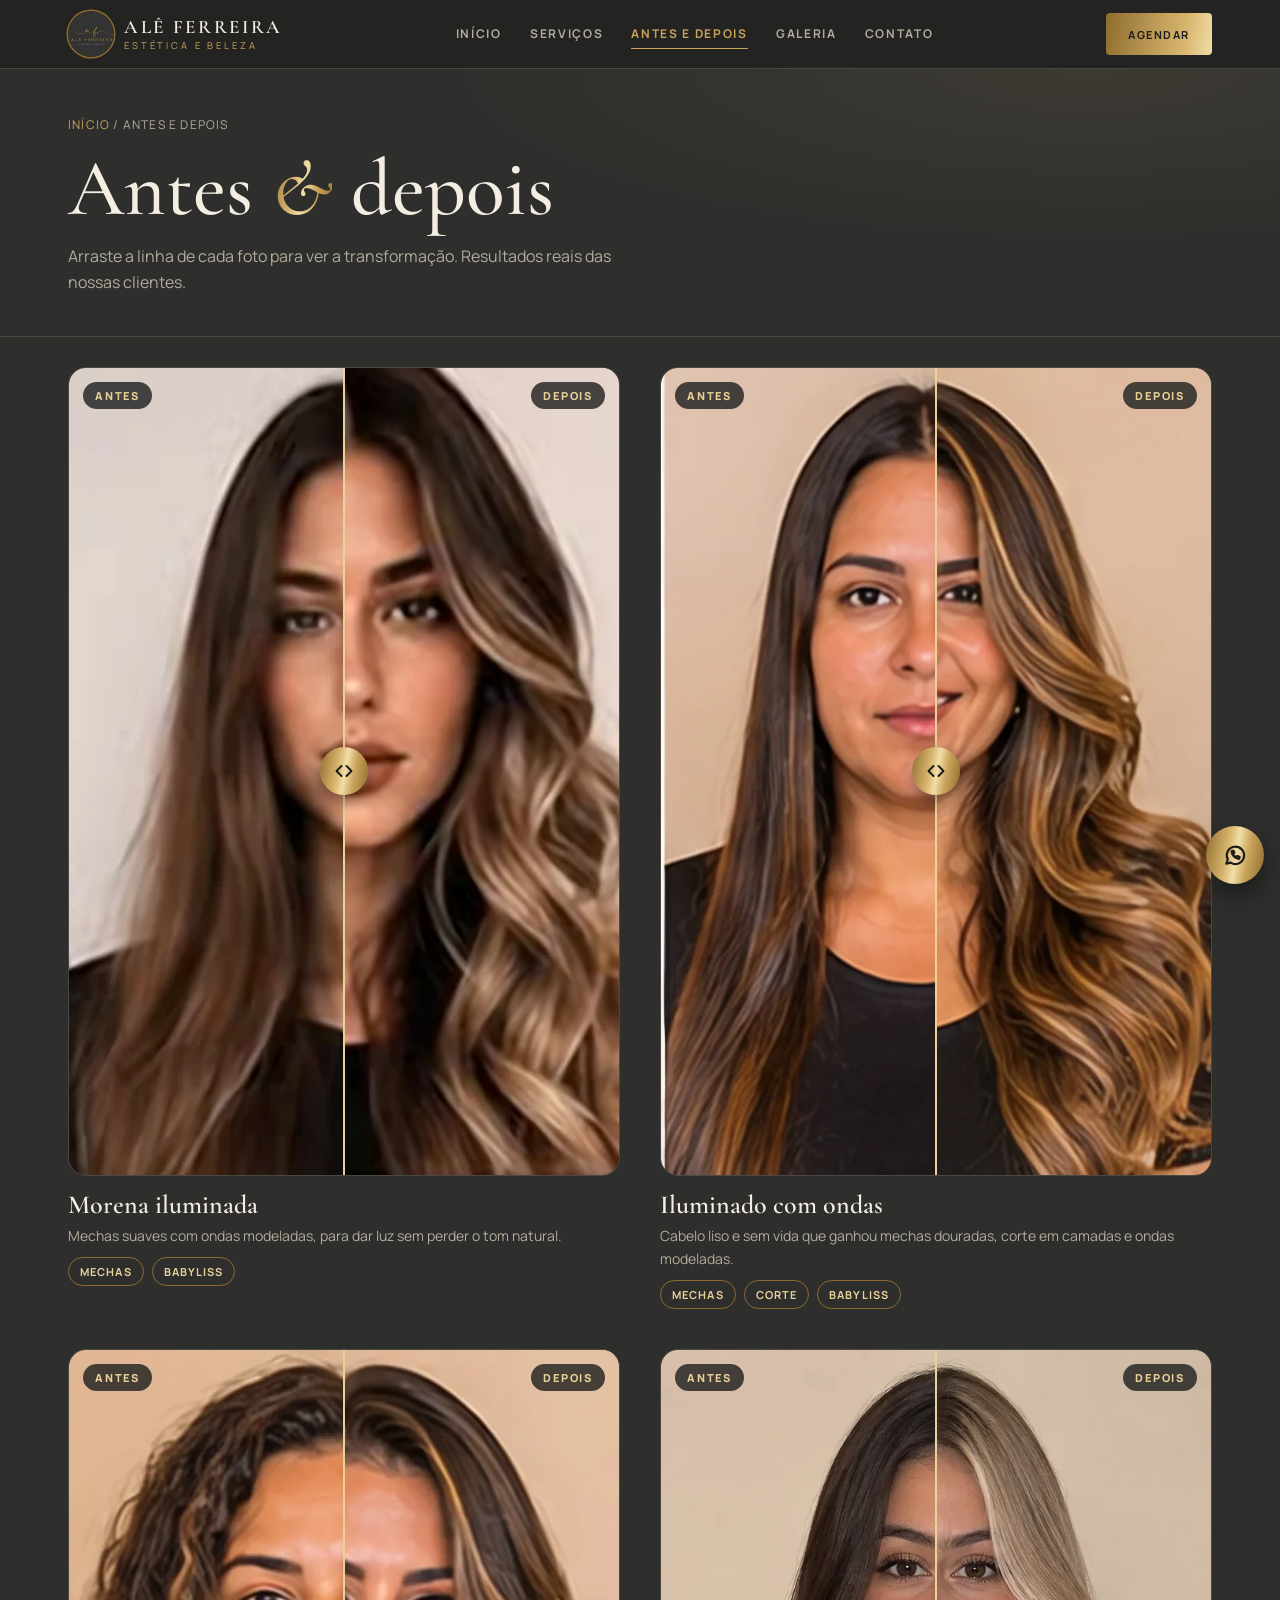
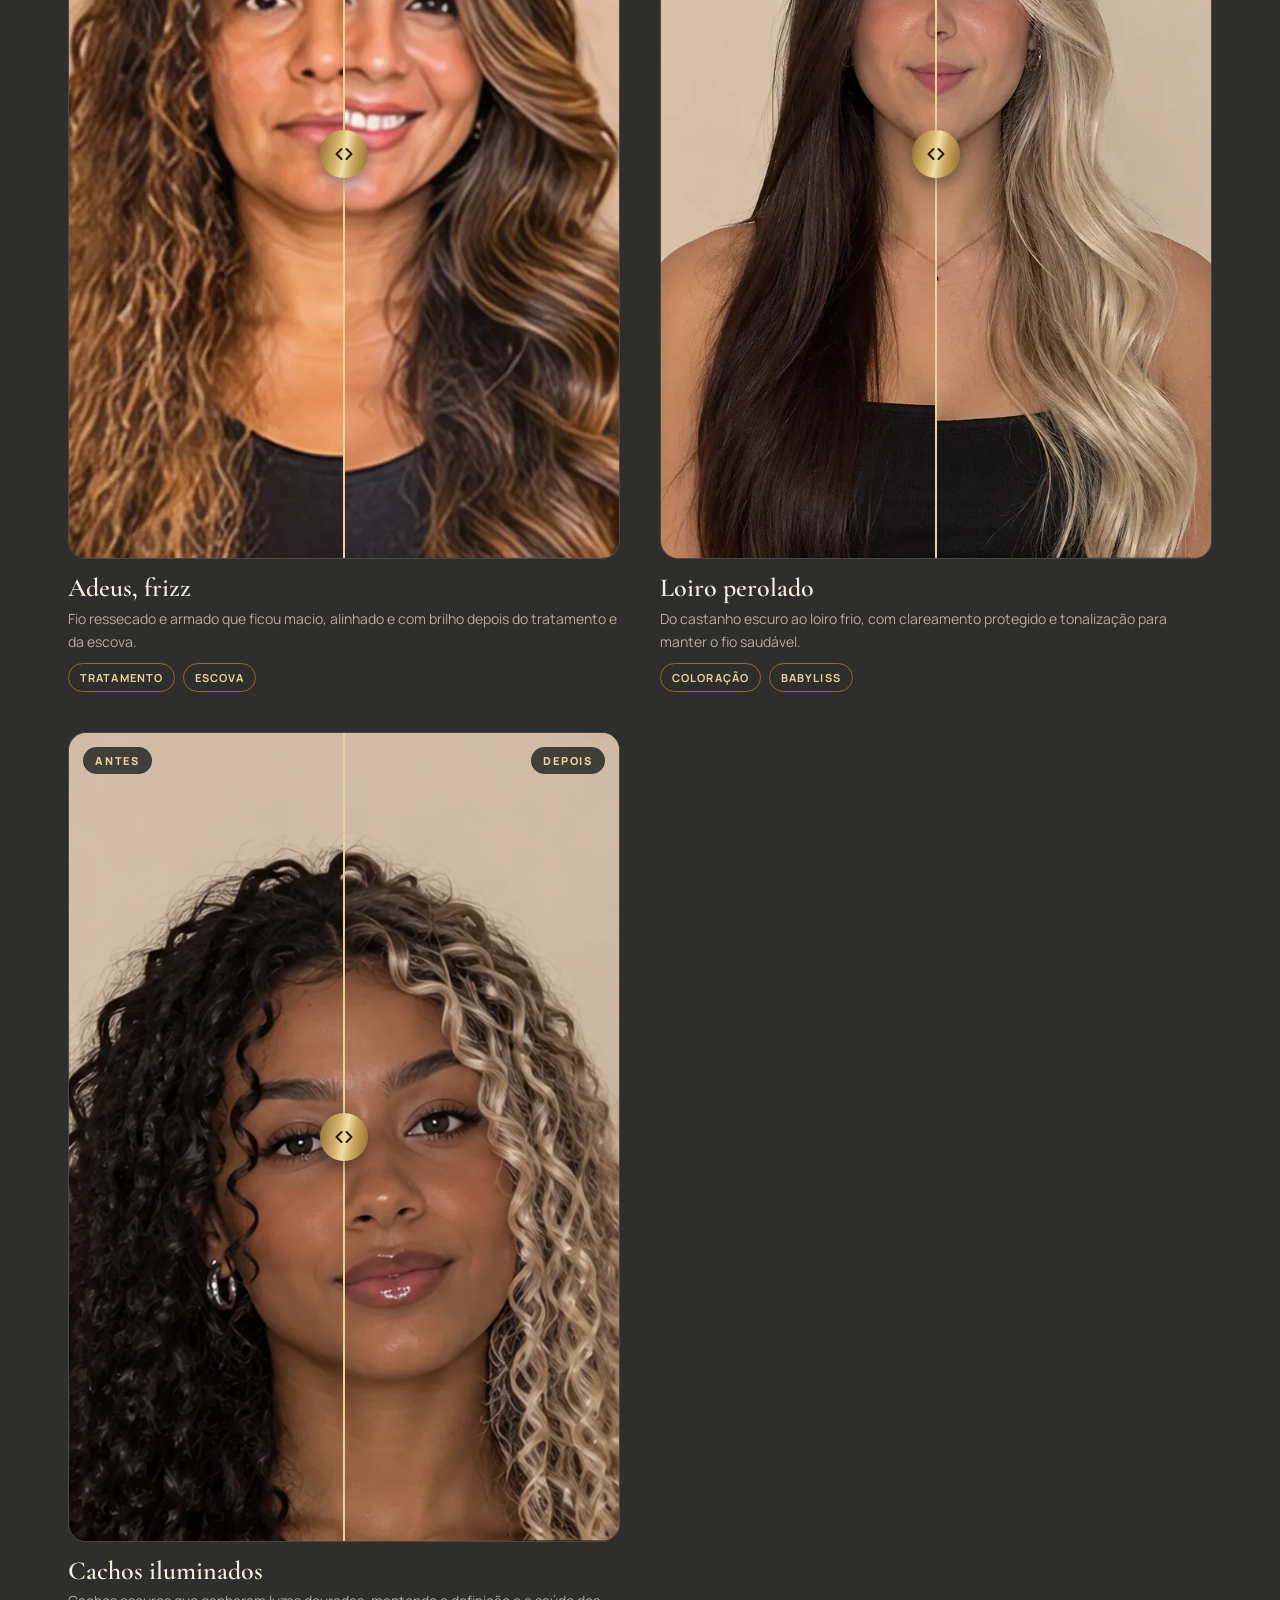
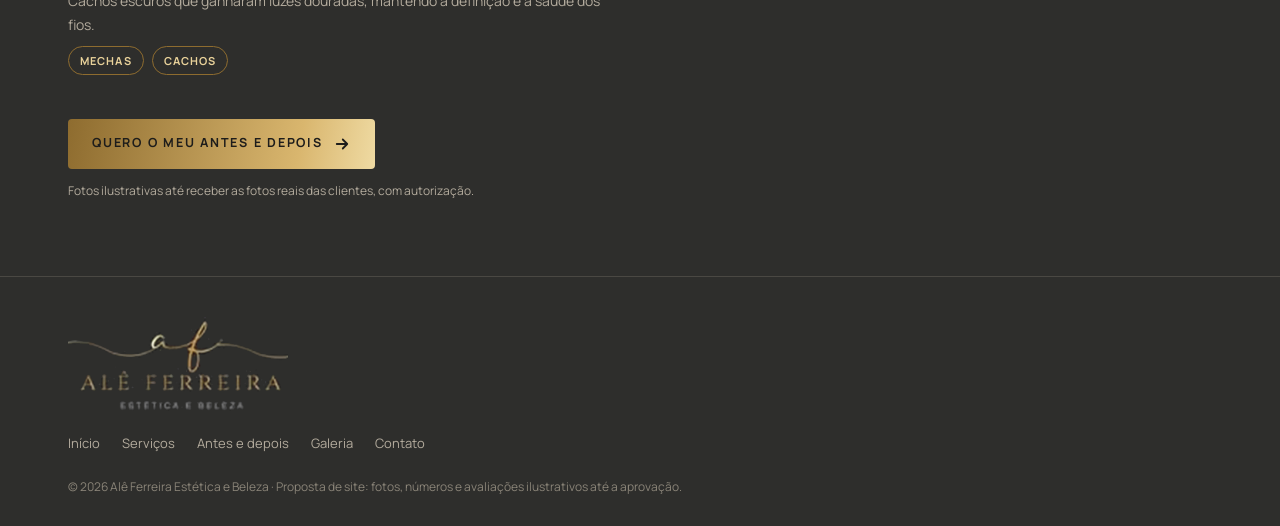
<file: projetos/ale-ferreira/antes-depois.html>
<!doctype html>
<html lang="pt-BR">
<head>
<meta charset="utf-8">
<meta name="viewport" content="width=device-width, initial-scale=1, viewport-fit=cover">
<title>Antes e depois | Alê Ferreira Estética e Beleza</title>
<meta name="description" content="Transformações reais das clientes do salão Alê Ferreira.">
<meta name="theme-color" content="#2B2B29">
<meta property="og:type" content="website">
<meta property="og:locale" content="pt_BR">
<meta property="og:title" content="Antes e depois | Alê Ferreira Estética e Beleza">
<meta property="og:description" content="Transformações reais das clientes do salão Alê Ferreira.">
<link rel="icon" href="img/logo-badge.png">
<link rel="preconnect" href="https://fonts.googleapis.com">
<link rel="preconnect" href="https://fonts.gstatic.com" crossorigin>
<link href="https://fonts.googleapis.com/css2?family=Allura&family=Bebas+Neue&family=Cormorant+Garamond:ital,wght@0,500;0,600;1,500&family=Manrope:wght@400;500;700;800&display=swap" rel="stylesheet">
<link rel="stylesheet" href="css/base.css">
<link rel="stylesheet" href="css/pages.css">
</head>
<body>
<header class="top">
  <div class="wrap">
    <a class="brand" href="index.html" aria-label="Alê Ferreira, início"><img src="img/logo-badge.png" alt=""><span><b>Alê Ferreira</b><small>Estética e Beleza</small></span></a>
    <nav class="nav" aria-label="Principal"><a href="index.html">Início</a><a href="servicos.html">Serviços</a><a href="antes-depois.html" aria-current="page">Antes e depois</a><a href="galeria.html">Galeria</a><a href="contato.html">Contato</a></nav>
    <a class="btn btn-gold" href="contato.html" data-agendar="">Agendar</a>
  </div>
  <nav class="pills" aria-label="Páginas"><div class="wrap"><ul><li><a href="index.html">Início</a></li><li><a href="servicos.html">Serviços</a></li><li><a href="antes-depois.html" aria-current="page">Antes e depois</a></li><li><a href="galeria.html">Galeria</a></li><li><a href="contato.html">Contato</a></li></ul></div></nav>
</header>
<main>
<section class="phero"><div class="wrap"><span class="crumb"><a href="index.html">Início</a> / Antes e depois</span><h1>Antes <em class="goldtxt">&amp;</em> depois</h1><p>Arraste a linha de cada foto para ver a transformação. Resultados reais das nossas clientes.</p></div></section><section class="sec" style="padding-top:30px"><div class="wrap"><div class="ba-grid"><article class="ba-card"><div class="compare" style="--pos:50%"><img src="img/ad1-antes.webp" alt="Antes: Morena iluminada" loading="lazy"><img class="after" src="img/ad1-depois.webp" alt="Depois: Morena iluminada" loading="lazy"><span class="lbl l">Antes</span><span class="lbl r">Depois</span><span class="bar"></span><span class="knob" aria-hidden="true"><svg width="20" height="20" viewBox="0 0 24 24" fill="none" stroke="currentColor" stroke-width="2.4" stroke-linecap="round" stroke-linejoin="round"><path d="M9 6l-6 6 6 6M15 6l6 6-6 6"/></svg></span><input type="range" id="ba-0" min="0" max="100" value="50" aria-label="Arraste para comparar antes e depois: Morena iluminada"></div><h3>Morena iluminada</h3><p>Mechas suaves com ondas modeladas, para dar luz sem perder o tom natural.</p><div class="meta"><span class=chip>Mechas</span><span class=chip>Babyliss</span></div></article><article class="ba-card"><div class="compare" style="--pos:50%"><img src="img/ad2-antes.webp" alt="Antes: Iluminado com ondas" loading="lazy"><img class="after" src="img/ad2-depois.webp" alt="Depois: Iluminado com ondas" loading="lazy"><span class="lbl l">Antes</span><span class="lbl r">Depois</span><span class="bar"></span><span class="knob" aria-hidden="true"><svg width="20" height="20" viewBox="0 0 24 24" fill="none" stroke="currentColor" stroke-width="2.4" stroke-linecap="round" stroke-linejoin="round"><path d="M9 6l-6 6 6 6M15 6l6 6-6 6"/></svg></span><input type="range" id="ba-1" min="0" max="100" value="50" aria-label="Arraste para comparar antes e depois: Iluminado com ondas"></div><h3>Iluminado com ondas</h3><p>Cabelo liso e sem vida que ganhou mechas douradas, corte em camadas e ondas modeladas.</p><div class="meta"><span class=chip>Mechas</span><span class=chip>Corte</span><span class=chip>Babyliss</span></div></article><article class="ba-card"><div class="compare" style="--pos:50%"><img src="img/ad3-antes.webp" alt="Antes: Adeus, frizz" loading="lazy"><img class="after" src="img/ad3-depois.webp" alt="Depois: Adeus, frizz" loading="lazy"><span class="lbl l">Antes</span><span class="lbl r">Depois</span><span class="bar"></span><span class="knob" aria-hidden="true"><svg width="20" height="20" viewBox="0 0 24 24" fill="none" stroke="currentColor" stroke-width="2.4" stroke-linecap="round" stroke-linejoin="round"><path d="M9 6l-6 6 6 6M15 6l6 6-6 6"/></svg></span><input type="range" id="ba-2" min="0" max="100" value="50" aria-label="Arraste para comparar antes e depois: Adeus, frizz"></div><h3>Adeus, frizz</h3><p>Fio ressecado e armado que ficou macio, alinhado e com brilho depois do tratamento e da escova.</p><div class="meta"><span class=chip>Tratamento</span><span class=chip>Escova</span></div></article><article class="ba-card"><div class="compare" style="--pos:50%"><img src="img/ad4-antes.webp" alt="Antes: Loiro perolado" loading="lazy"><img class="after" src="img/ad4-depois.webp" alt="Depois: Loiro perolado" loading="lazy"><span class="lbl l">Antes</span><span class="lbl r">Depois</span><span class="bar"></span><span class="knob" aria-hidden="true"><svg width="20" height="20" viewBox="0 0 24 24" fill="none" stroke="currentColor" stroke-width="2.4" stroke-linecap="round" stroke-linejoin="round"><path d="M9 6l-6 6 6 6M15 6l6 6-6 6"/></svg></span><input type="range" id="ba-3" min="0" max="100" value="50" aria-label="Arraste para comparar antes e depois: Loiro perolado"></div><h3>Loiro perolado</h3><p>Do castanho escuro ao loiro frio, com clareamento protegido e tonalização para manter o fio saudável.</p><div class="meta"><span class=chip>Coloração</span><span class=chip>Babyliss</span></div></article><article class="ba-card"><div class="compare" style="--pos:50%"><img src="img/ad5-antes.webp" alt="Antes: Cachos iluminados" loading="lazy"><img class="after" src="img/ad5-depois.webp" alt="Depois: Cachos iluminados" loading="lazy"><span class="lbl l">Antes</span><span class="lbl r">Depois</span><span class="bar"></span><span class="knob" aria-hidden="true"><svg width="20" height="20" viewBox="0 0 24 24" fill="none" stroke="currentColor" stroke-width="2.4" stroke-linecap="round" stroke-linejoin="round"><path d="M9 6l-6 6 6 6M15 6l6 6-6 6"/></svg></span><input type="range" id="ba-4" min="0" max="100" value="50" aria-label="Arraste para comparar antes e depois: Cachos iluminados"></div><h3>Cachos iluminados</h3><p>Cachos escuros que ganharam luzes douradas, mantendo a definição e a saúde dos fios.</p><div class="meta"><span class=chip>Mechas</span><span class=chip>Cachos</span></div></article></div>
  <div style="margin-top:44px;display:flex;flex-wrap:wrap;gap:12px;align-items:center"><a class="btn btn-gold" href="contato.html" data-agendar="uma avaliação para o meu cabelo">Quero o meu antes e depois <svg width="18" height="18" viewBox="0 0 24 24" fill="none" stroke="currentColor" stroke-width="2.4" stroke-linecap="round" stroke-linejoin="round" aria-hidden="true"><path d="M5 12h14M13 6l6 6-6 6"/></svg></a></div>
  <p class="note">Fotos ilustrativas até receber as fotos reais das clientes, com autorização.</p></div></section>
</main>
<footer class="foot">
  <div class="wrap">
    <img src="img/logo-gold.png" alt="Alê Ferreira Estética e Beleza">
    <nav aria-label="Rodapé"><a href="index.html">Início</a><a href="servicos.html">Serviços</a><a href="antes-depois.html">Antes e depois</a><a href="galeria.html">Galeria</a><a href="contato.html">Contato</a></nav>
    <small>© <span id="ano">2026</span> Alê Ferreira Estética e Beleza · Proposta de site: fotos, números e avaliações ilustrativos até a aprovação.</small>
  </div>
</footer>
<a class="wa-float" href="contato.html" data-agendar="" aria-label="Falar no WhatsApp"><svg width="26" height="26" viewBox="0 0 24 24" fill="none" stroke="currentColor" stroke-width="2" stroke-linecap="round" stroke-linejoin="round" aria-hidden="true"><path d="M4 20l1.3-4A8 8 0 1 1 8 19z"/><path d="M9 9.5c.5 2 2 3.5 4 4.5l1.3-1.2 2 1-.5 1.7c-3.5 0-7-3.5-7-7l1.7-.5 1 2z"/></svg></a>
<script src="js/site.js"></script>
</body>
</html>
</file>
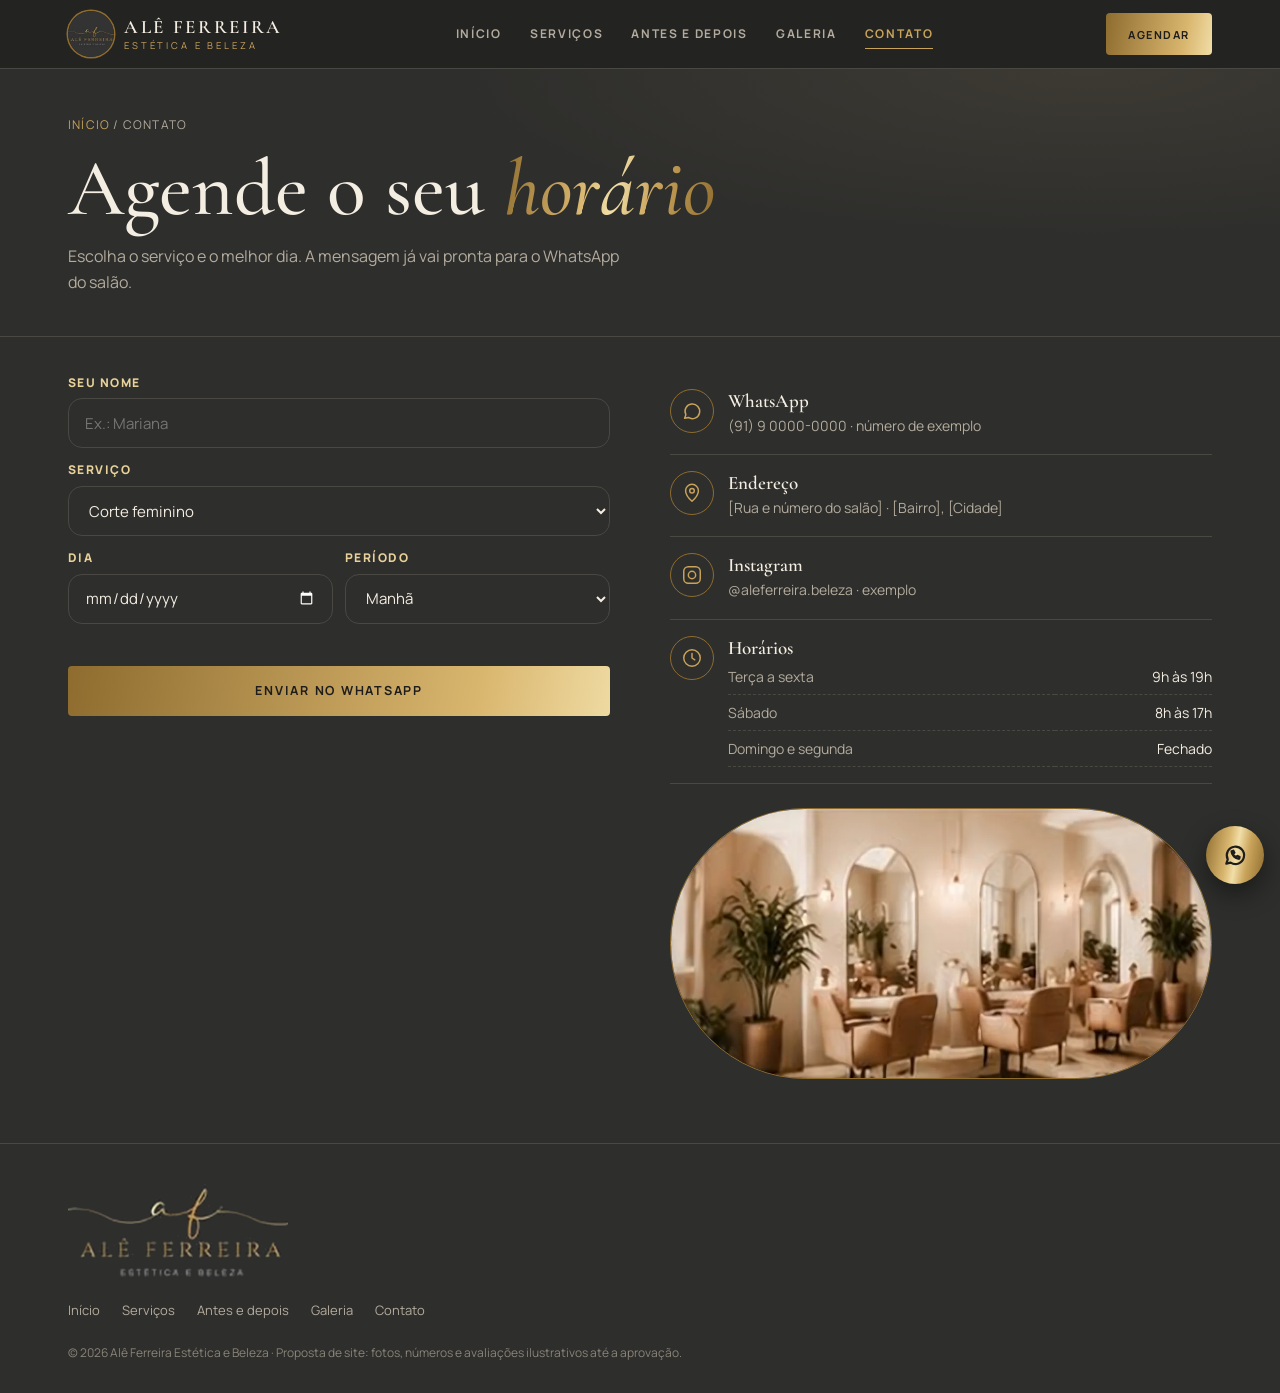
<file: projetos/ale-ferreira/contato.html>
<!doctype html>
<html lang="pt-BR">
<head>
<meta charset="utf-8">
<meta name="viewport" content="width=device-width, initial-scale=1, viewport-fit=cover">
<title>Contato e agendamento | Alê Ferreira Estética e Beleza</title>
<meta name="description" content="Agende seu horário pelo WhatsApp, veja endereço e horários.">
<meta name="theme-color" content="#2B2B29">
<meta property="og:type" content="website">
<meta property="og:locale" content="pt_BR">
<meta property="og:title" content="Contato e agendamento | Alê Ferreira Estética e Beleza">
<meta property="og:description" content="Agende seu horário pelo WhatsApp, veja endereço e horários.">
<link rel="icon" href="img/logo-badge.png">
<link rel="preconnect" href="https://fonts.googleapis.com">
<link rel="preconnect" href="https://fonts.gstatic.com" crossorigin>
<link href="https://fonts.googleapis.com/css2?family=Allura&family=Bebas+Neue&family=Cormorant+Garamond:ital,wght@0,500;0,600;1,500&family=Manrope:wght@400;500;700;800&display=swap" rel="stylesheet">
<link rel="stylesheet" href="css/base.css">
<link rel="stylesheet" href="css/pages.css">
</head>
<body>
<header class="top">
  <div class="wrap">
    <a class="brand" href="index.html" aria-label="Alê Ferreira, início"><img src="img/logo-badge.png" alt=""><span><b>Alê Ferreira</b><small>Estética e Beleza</small></span></a>
    <nav class="nav" aria-label="Principal"><a href="index.html">Início</a><a href="servicos.html">Serviços</a><a href="antes-depois.html">Antes e depois</a><a href="galeria.html">Galeria</a><a href="contato.html" aria-current="page">Contato</a></nav>
    <a class="btn btn-gold" href="contato.html" data-agendar="">Agendar</a>
  </div>
  <nav class="pills" aria-label="Páginas"><div class="wrap"><ul><li><a href="index.html">Início</a></li><li><a href="servicos.html">Serviços</a></li><li><a href="antes-depois.html">Antes e depois</a></li><li><a href="galeria.html">Galeria</a></li><li><a href="contato.html" aria-current="page">Contato</a></li></ul></div></nav>
</header>
<main>
<section class="phero"><div class="wrap"><span class="crumb"><a href="index.html">Início</a> / Contato</span><h1>Agende o seu <em class="goldtxt">horário</em></h1><p>Escolha o serviço e o melhor dia. A mensagem já vai pronta para o WhatsApp do salão.</p></div></section>
<section class="sec" style="padding-top:36px"><div class="wrap contact-grid">
  <div>
    <form class="form" id="form" novalidate>
      <div class="field"><label for="f-nome">Seu nome</label><input id="f-nome" name="nome" autocomplete="name" placeholder="Ex.: Mariana"></div>
      <div class="field"><label for="f-serv">Serviço</label><select id="f-serv" name="servico"><option>Corte feminino</option><option>Coloração e mechas</option><option>Escova e penteado</option><option>Tratamentos capilares</option><option>Design de sobrancelhas</option><option>Limpeza de pele</option><option>Manicure e pedicure</option><option>Maquiagem</option></select></div>
      <div class="row2">
        <div class="field"><label for="f-dia">Dia</label><input id="f-dia" name="dia" type="date"></div>
        <div class="field"><label for="f-per">Período</label><select id="f-per" name="periodo"><option>Manhã</option><option>Tarde</option><option>Noite</option></select></div>
      </div>
      <p class="err" id="err" role="alert"></p>
      <button class="btn btn-gold" type="submit">Enviar no WhatsApp</button>
    </form>
  </div>
  <div>
    <ul class="info-list">
      <li><span class="ico"><svg width="22" height="22" viewBox="0 0 24 24" fill="none" stroke="currentColor" stroke-width="1.6" stroke-linecap="round" stroke-linejoin="round" aria-hidden="true"><path d="M4 20l1.3-4A8 8 0 1 1 8 19z"/></svg></span><div><b>WhatsApp</b><span>(91) 9 0000-0000 · número de exemplo</span></div></li>
      <li><span class="ico"><svg width="22" height="22" viewBox="0 0 24 24" fill="none" stroke="currentColor" stroke-width="1.6" stroke-linecap="round" stroke-linejoin="round" aria-hidden="true"><path d="M12 21s7-6.2 7-11.5A7 7 0 0 0 5 9.5C5 14.8 12 21 12 21z"/><circle cx="12" cy="9.5" r="2.5"/></svg></span><div><b>Endereço</b><span>[Rua e número do salão] · [Bairro], [Cidade]</span></div></li>
      <li><span class="ico"><svg width="22" height="22" viewBox="0 0 24 24" fill="none" stroke="currentColor" stroke-width="1.6" stroke-linecap="round" stroke-linejoin="round" aria-hidden="true"><rect x="3" y="3" width="18" height="18" rx="5"/><circle cx="12" cy="12" r="4"/></svg></span><div><b>Instagram</b><span>@aleferreira.beleza · exemplo</span></div></li>
      <li><span class="ico"><svg width="22" height="22" viewBox="0 0 24 24" fill="none" stroke="currentColor" stroke-width="1.6" stroke-linecap="round" stroke-linejoin="round" aria-hidden="true"><circle cx="12" cy="12" r="9"/><path d="M12 7v5l3 2"/></svg></span><div style="flex:1"><b>Horários</b>
        <table class="hours"><tr><td>Terça a sexta</td><td>9h às 19h</td></tr><tr><td>Sábado</td><td>8h às 17h</td></tr><tr><td>Domingo e segunda</td><td>Fechado</td></tr></table></div></li>
    </ul>
    <div class="oval" style="margin-top:24px"><img src="img/espaco-1.webp" alt="Salão com espelhos em arco" loading="lazy"></div>
  </div>
</div></section>
</main>
<footer class="foot">
  <div class="wrap">
    <img src="img/logo-gold.png" alt="Alê Ferreira Estética e Beleza">
    <nav aria-label="Rodapé"><a href="index.html">Início</a><a href="servicos.html">Serviços</a><a href="antes-depois.html">Antes e depois</a><a href="galeria.html">Galeria</a><a href="contato.html">Contato</a></nav>
    <small>© <span id="ano">2026</span> Alê Ferreira Estética e Beleza · Proposta de site: fotos, números e avaliações ilustrativos até a aprovação.</small>
  </div>
</footer>
<a class="wa-float" href="contato.html" data-agendar="" aria-label="Falar no WhatsApp"><svg width="26" height="26" viewBox="0 0 24 24" fill="none" stroke="currentColor" stroke-width="2" stroke-linecap="round" stroke-linejoin="round" aria-hidden="true"><path d="M4 20l1.3-4A8 8 0 1 1 8 19z"/><path d="M9 9.5c.5 2 2 3.5 4 4.5l1.3-1.2 2 1-.5 1.7c-3.5 0-7-3.5-7-7l1.7-.5 1 2z"/></svg></a>
<script src="js/site.js"></script>
</body>
</html>
</file>
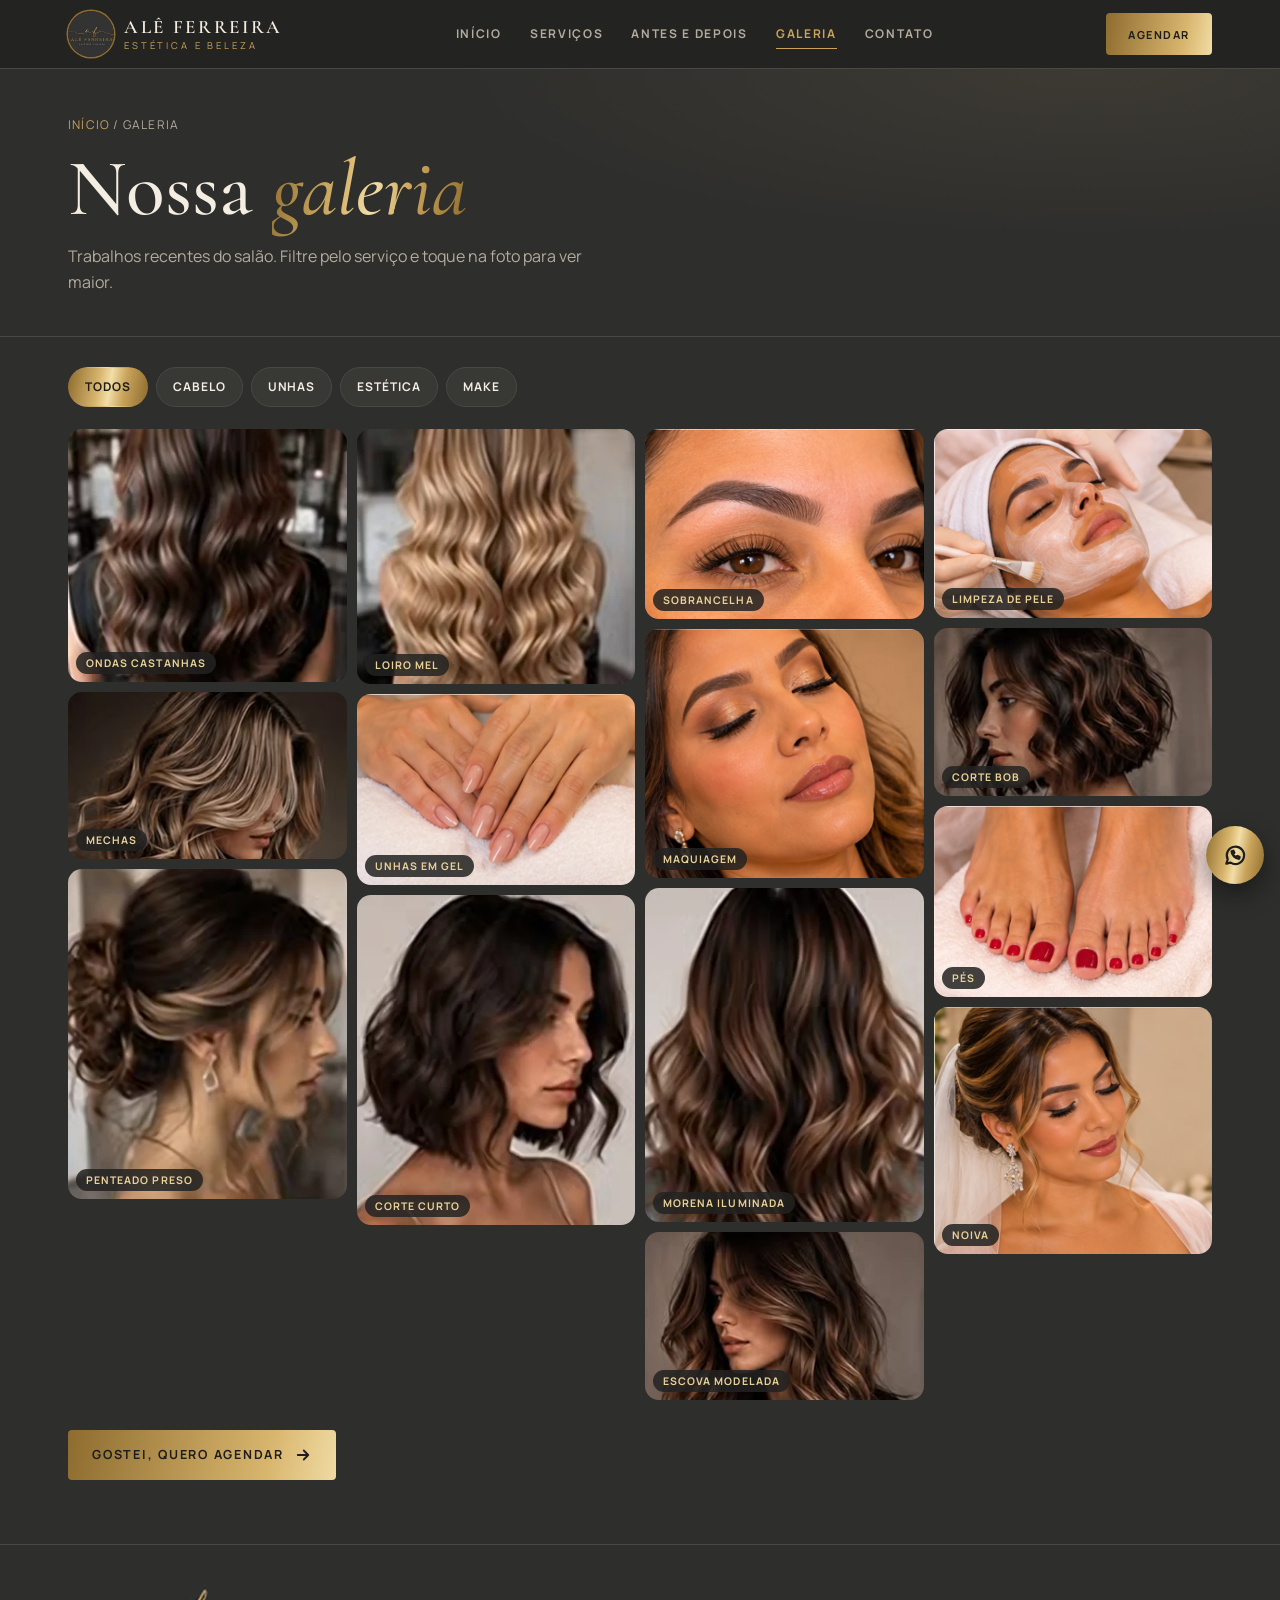
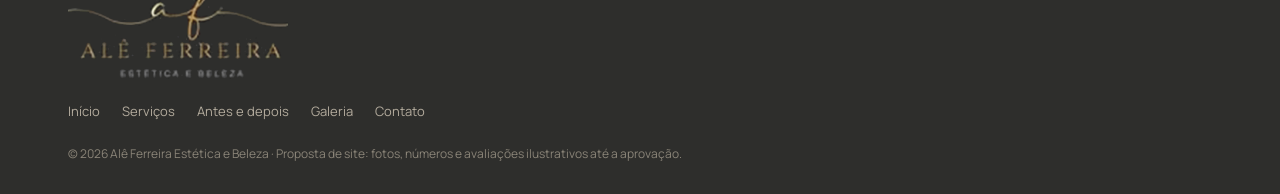
<file: projetos/ale-ferreira/galeria.html>
<!doctype html>
<html lang="pt-BR">
<head>
<meta charset="utf-8">
<meta name="viewport" content="width=device-width, initial-scale=1, viewport-fit=cover">
<title>Galeria | Alê Ferreira Estética e Beleza</title>
<meta name="description" content="Trabalhos recentes de cabelo, unhas, estética e maquiagem.">
<meta name="theme-color" content="#2B2B29">
<meta property="og:type" content="website">
<meta property="og:locale" content="pt_BR">
<meta property="og:title" content="Galeria | Alê Ferreira Estética e Beleza">
<meta property="og:description" content="Trabalhos recentes de cabelo, unhas, estética e maquiagem.">
<link rel="icon" href="img/logo-badge.png">
<link rel="preconnect" href="https://fonts.googleapis.com">
<link rel="preconnect" href="https://fonts.gstatic.com" crossorigin>
<link href="https://fonts.googleapis.com/css2?family=Allura&family=Bebas+Neue&family=Cormorant+Garamond:ital,wght@0,500;0,600;1,500&family=Manrope:wght@400;500;700;800&display=swap" rel="stylesheet">
<link rel="stylesheet" href="css/base.css">
<link rel="stylesheet" href="css/pages.css">
</head>
<body>
<header class="top">
  <div class="wrap">
    <a class="brand" href="index.html" aria-label="Alê Ferreira, início"><img src="img/logo-badge.png" alt=""><span><b>Alê Ferreira</b><small>Estética e Beleza</small></span></a>
    <nav class="nav" aria-label="Principal"><a href="index.html">Início</a><a href="servicos.html">Serviços</a><a href="antes-depois.html">Antes e depois</a><a href="galeria.html" aria-current="page">Galeria</a><a href="contato.html">Contato</a></nav>
    <a class="btn btn-gold" href="contato.html" data-agendar="">Agendar</a>
  </div>
  <nav class="pills" aria-label="Páginas"><div class="wrap"><ul><li><a href="index.html">Início</a></li><li><a href="servicos.html">Serviços</a></li><li><a href="antes-depois.html">Antes e depois</a></li><li><a href="galeria.html" aria-current="page">Galeria</a></li><li><a href="contato.html">Contato</a></li></ul></div></nav>
</header>
<main>
<section class="phero"><div class="wrap"><span class="crumb"><a href="index.html">Início</a> / Galeria</span><h1>Nossa <em class="goldtxt">galeria</em></h1><p>Trabalhos recentes do salão. Filtre pelo serviço e toque na foto para ver maior.</p></div></section><section class="sec" style="padding-top:30px"><div class="wrap">
  <div class="filters" role="group" aria-label="Filtrar galeria"><button type="button" data-f="todos" aria-pressed="true">Todos</button><button type="button" data-f="cabelo" aria-pressed="false">Cabelo</button><button type="button" data-f="unhas" aria-pressed="false">Unhas</button><button type="button" data-f="estetica" aria-pressed="false">Estética</button><button type="button" data-f="make" aria-pressed="false">Make</button></div>
  <div class="gal"><figure data-cat="cabelo"><img src="img/g1.webp" alt="Ondas castanhas" loading="lazy"><figcaption>Ondas castanhas</figcaption></figure><figure data-cat="cabelo"><img src="img/coloracao.webp" alt="Mechas" loading="lazy"><figcaption>Mechas</figcaption></figure><figure data-cat="cabelo"><img src="img/g2.webp" alt="Penteado preso" loading="lazy"><figcaption>Penteado preso</figcaption></figure><figure data-cat="cabelo"><img src="img/g3.webp" alt="Loiro mel" loading="lazy"><figcaption>Loiro mel</figcaption></figure><figure data-cat="unhas"><img src="img/unhas.webp" alt="Unhas em gel" loading="lazy"><figcaption>Unhas em gel</figcaption></figure><figure data-cat="cabelo"><img src="img/g4.webp" alt="Corte curto" loading="lazy"><figcaption>Corte curto</figcaption></figure><figure data-cat="estetica"><img src="img/sobrancelha.webp" alt="Sobrancelha" loading="lazy"><figcaption>Sobrancelha</figcaption></figure><figure data-cat="make"><img src="img/maquiagem.webp" alt="Maquiagem" loading="lazy"><figcaption>Maquiagem</figcaption></figure><figure data-cat="cabelo"><img src="img/g5.webp" alt="Morena iluminada" loading="lazy"><figcaption>Morena iluminada</figcaption></figure><figure data-cat="cabelo"><img src="img/escova.webp" alt="Escova modelada" loading="lazy"><figcaption>Escova modelada</figcaption></figure><figure data-cat="estetica"><img src="img/pele.webp" alt="Limpeza de pele" loading="lazy"><figcaption>Limpeza de pele</figcaption></figure><figure data-cat="cabelo"><img src="img/corte.webp" alt="Corte bob" loading="lazy"><figcaption>Corte bob</figcaption></figure><figure data-cat="unhas"><img src="img/unhas-2.webp" alt="Pés" loading="lazy"><figcaption>Pés</figcaption></figure><figure data-cat="make"><img src="img/maquiagem-2.webp" alt="Noiva" loading="lazy"><figcaption>Noiva</figcaption></figure></div>
  <div style="margin-top:30px"><a class="btn btn-gold" href="contato.html" data-agendar="">Gostei, quero agendar <svg width="18" height="18" viewBox="0 0 24 24" fill="none" stroke="currentColor" stroke-width="2.4" stroke-linecap="round" stroke-linejoin="round" aria-hidden="true"><path d="M5 12h14M13 6l6 6-6 6"/></svg></a></div>
  </div></section>
  <div class="lb" id="lb" hidden role="dialog" aria-label="Foto ampliada"><button type="button" aria-label="Fechar">×</button><img alt=""></div>
</main>
<footer class="foot">
  <div class="wrap">
    <img src="img/logo-gold.png" alt="Alê Ferreira Estética e Beleza">
    <nav aria-label="Rodapé"><a href="index.html">Início</a><a href="servicos.html">Serviços</a><a href="antes-depois.html">Antes e depois</a><a href="galeria.html">Galeria</a><a href="contato.html">Contato</a></nav>
    <small>© <span id="ano">2026</span> Alê Ferreira Estética e Beleza · Proposta de site: fotos, números e avaliações ilustrativos até a aprovação.</small>
  </div>
</footer>
<a class="wa-float" href="contato.html" data-agendar="" aria-label="Falar no WhatsApp"><svg width="26" height="26" viewBox="0 0 24 24" fill="none" stroke="currentColor" stroke-width="2" stroke-linecap="round" stroke-linejoin="round" aria-hidden="true"><path d="M4 20l1.3-4A8 8 0 1 1 8 19z"/><path d="M9 9.5c.5 2 2 3.5 4 4.5l1.3-1.2 2 1-.5 1.7c-3.5 0-7-3.5-7-7l1.7-.5 1 2z"/></svg></a>
<script src="js/site.js"></script>
</body>
</html>
</file>
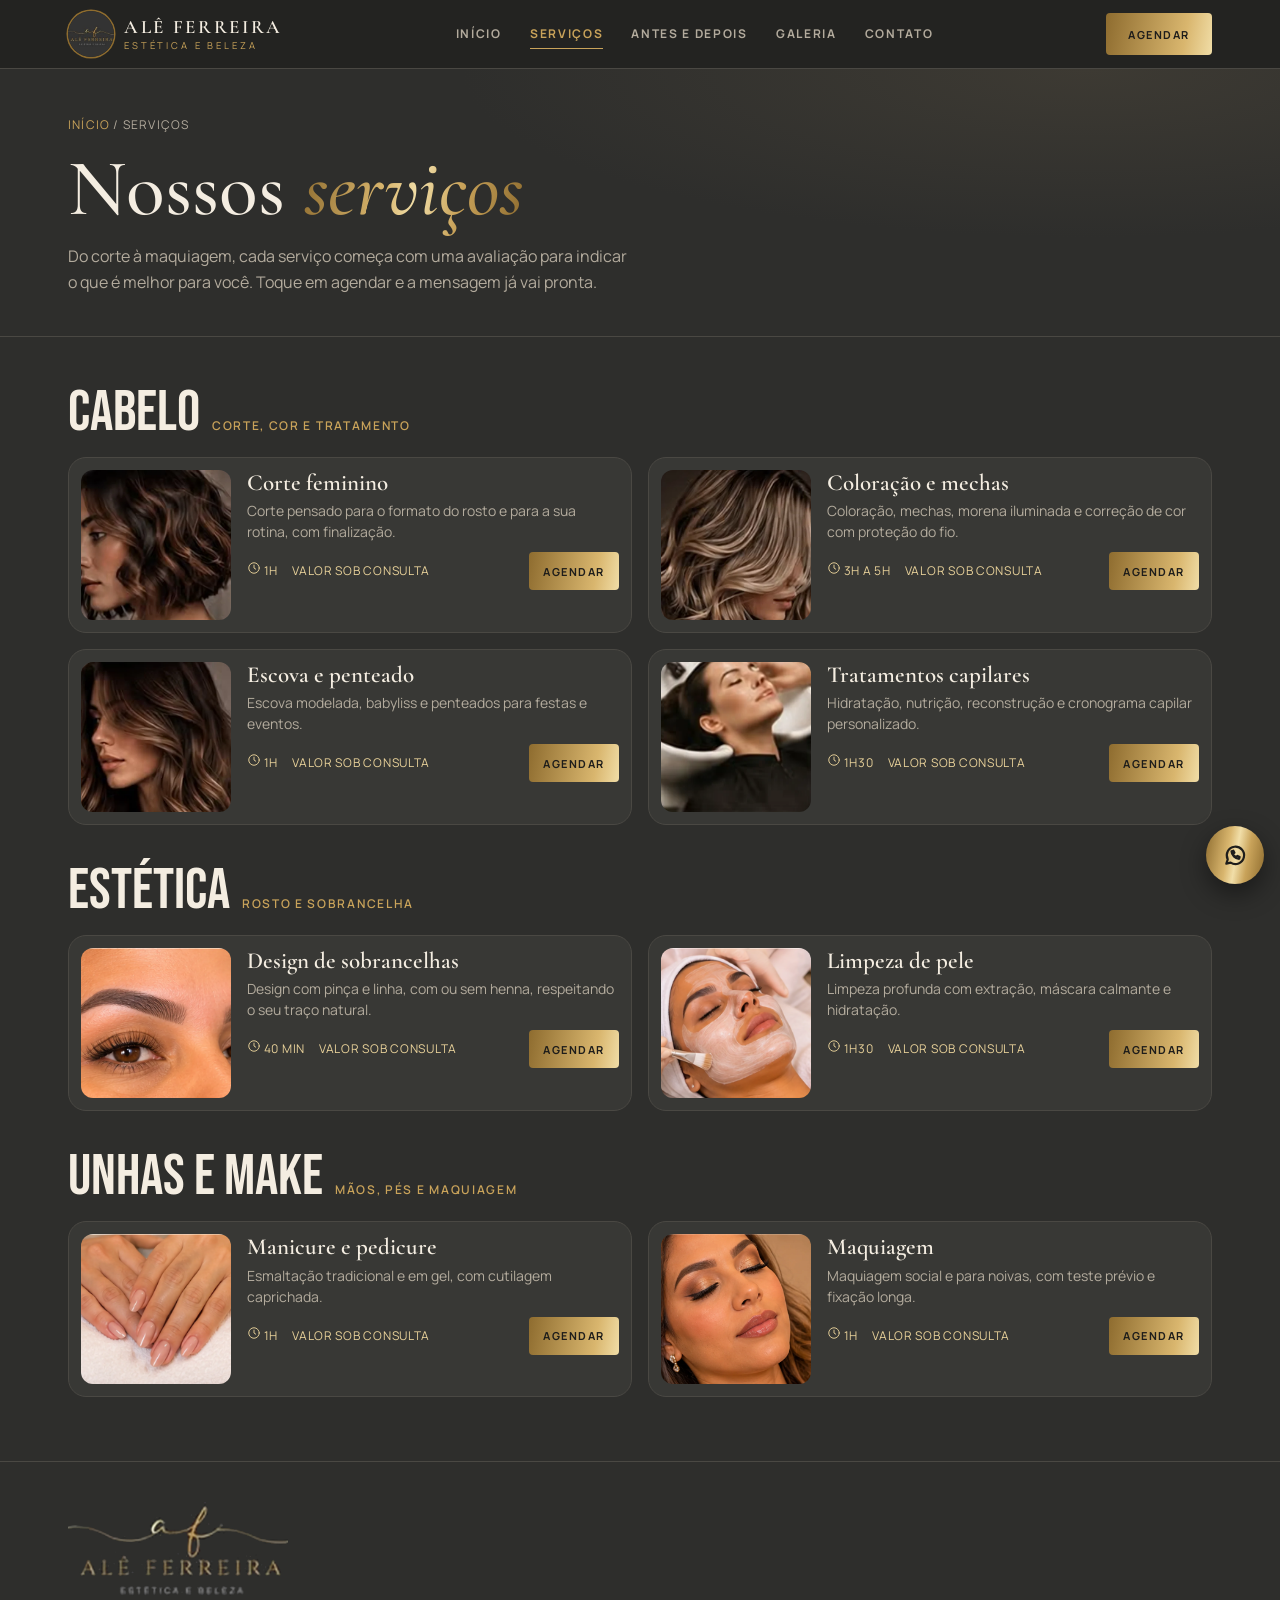
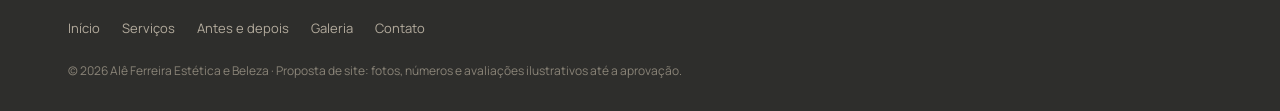
<file: projetos/ale-ferreira/servicos.html>
<!doctype html>
<html lang="pt-BR">
<head>
<meta charset="utf-8">
<meta name="viewport" content="width=device-width, initial-scale=1, viewport-fit=cover">
<title>Serviços | Alê Ferreira Estética e Beleza</title>
<meta name="description" content="Corte, coloração, mechas, escova, tratamentos, sobrancelha, limpeza de pele, unhas e maquiagem.">
<meta name="theme-color" content="#2B2B29">
<meta property="og:type" content="website">
<meta property="og:locale" content="pt_BR">
<meta property="og:title" content="Serviços | Alê Ferreira Estética e Beleza">
<meta property="og:description" content="Corte, coloração, mechas, escova, tratamentos, sobrancelha, limpeza de pele, unhas e maquiagem.">
<link rel="icon" href="img/logo-badge.png">
<link rel="preconnect" href="https://fonts.googleapis.com">
<link rel="preconnect" href="https://fonts.gstatic.com" crossorigin>
<link href="https://fonts.googleapis.com/css2?family=Allura&family=Bebas+Neue&family=Cormorant+Garamond:ital,wght@0,500;0,600;1,500&family=Manrope:wght@400;500;700;800&display=swap" rel="stylesheet">
<link rel="stylesheet" href="css/base.css">
<link rel="stylesheet" href="css/pages.css">
</head>
<body>
<header class="top">
  <div class="wrap">
    <a class="brand" href="index.html" aria-label="Alê Ferreira, início"><img src="img/logo-badge.png" alt=""><span><b>Alê Ferreira</b><small>Estética e Beleza</small></span></a>
    <nav class="nav" aria-label="Principal"><a href="index.html">Início</a><a href="servicos.html" aria-current="page">Serviços</a><a href="antes-depois.html">Antes e depois</a><a href="galeria.html">Galeria</a><a href="contato.html">Contato</a></nav>
    <a class="btn btn-gold" href="contato.html" data-agendar="">Agendar</a>
  </div>
  <nav class="pills" aria-label="Páginas"><div class="wrap"><ul><li><a href="index.html">Início</a></li><li><a href="servicos.html" aria-current="page">Serviços</a></li><li><a href="antes-depois.html">Antes e depois</a></li><li><a href="galeria.html">Galeria</a></li><li><a href="contato.html">Contato</a></li></ul></div></nav>
</header>
<main>
<section class="phero"><div class="wrap"><span class="crumb"><a href="index.html">Início</a> / Serviços</span><h1>Nossos <em class="goldtxt">serviços</em></h1><p>Do corte à maquiagem, cada serviço começa com uma avaliação para indicar o que é melhor para você. Toque em agendar e a mensagem já vai pronta.</p></div></section><section class="sec" style="padding-top:10px"><div class="wrap"><h2 class="svc-cat">Cabelo <small>corte, cor e tratamento</small></h2><div class="svc"><article class="svc-item"><div class="pic"><img src="img/corte.webp" alt="Corte feminino" loading="lazy"></div><div><h3>Corte feminino</h3><p>Corte pensado para o formato do rosto e para a sua rotina, com finalização.</p><div class="meta"><span><svg width="14" height="14" viewBox="0 0 24 24" fill="none" stroke="currentColor" stroke-width="1.6" stroke-linecap="round" stroke-linejoin="round" aria-hidden="true"><circle cx="12" cy="12" r="9"/><path d="M12 7v5l3 2"/></svg> 1h</span><span>Valor sob consulta</span><a class="btn btn-gold" href="contato.html#Corte feminino" data-agendar="corte feminino">Agendar</a></div></div></article><article class="svc-item"><div class="pic"><img src="img/coloracao.webp" alt="Coloração e mechas" loading="lazy"></div><div><h3>Coloração e mechas</h3><p>Coloração, mechas, morena iluminada e correção de cor com proteção do fio.</p><div class="meta"><span><svg width="14" height="14" viewBox="0 0 24 24" fill="none" stroke="currentColor" stroke-width="1.6" stroke-linecap="round" stroke-linejoin="round" aria-hidden="true"><circle cx="12" cy="12" r="9"/><path d="M12 7v5l3 2"/></svg> 3h a 5h</span><span>Valor sob consulta</span><a class="btn btn-gold" href="contato.html#Coloração e mechas" data-agendar="coloração e mechas">Agendar</a></div></div></article><article class="svc-item"><div class="pic"><img src="img/escova.webp" alt="Escova e penteado" loading="lazy"></div><div><h3>Escova e penteado</h3><p>Escova modelada, babyliss e penteados para festas e eventos.</p><div class="meta"><span><svg width="14" height="14" viewBox="0 0 24 24" fill="none" stroke="currentColor" stroke-width="1.6" stroke-linecap="round" stroke-linejoin="round" aria-hidden="true"><circle cx="12" cy="12" r="9"/><path d="M12 7v5l3 2"/></svg> 1h</span><span>Valor sob consulta</span><a class="btn btn-gold" href="contato.html#Escova e penteado" data-agendar="escova e penteado">Agendar</a></div></div></article><article class="svc-item"><div class="pic"><img src="img/tratamento.webp" alt="Tratamentos capilares" loading="lazy"></div><div><h3>Tratamentos capilares</h3><p>Hidratação, nutrição, reconstrução e cronograma capilar personalizado.</p><div class="meta"><span><svg width="14" height="14" viewBox="0 0 24 24" fill="none" stroke="currentColor" stroke-width="1.6" stroke-linecap="round" stroke-linejoin="round" aria-hidden="true"><circle cx="12" cy="12" r="9"/><path d="M12 7v5l3 2"/></svg> 1h30</span><span>Valor sob consulta</span><a class="btn btn-gold" href="contato.html#Tratamentos capilares" data-agendar="tratamentos capilares">Agendar</a></div></div></article></div><h2 class="svc-cat">Estética <small>rosto e sobrancelha</small></h2><div class="svc"><article class="svc-item"><div class="pic"><img src="img/sobrancelha.webp" alt="Design de sobrancelhas" loading="lazy"></div><div><h3>Design de sobrancelhas</h3><p>Design com pinça e linha, com ou sem henna, respeitando o seu traço natural.</p><div class="meta"><span><svg width="14" height="14" viewBox="0 0 24 24" fill="none" stroke="currentColor" stroke-width="1.6" stroke-linecap="round" stroke-linejoin="round" aria-hidden="true"><circle cx="12" cy="12" r="9"/><path d="M12 7v5l3 2"/></svg> 40 min</span><span>Valor sob consulta</span><a class="btn btn-gold" href="contato.html#Design de sobrancelhas" data-agendar="design de sobrancelhas">Agendar</a></div></div></article><article class="svc-item"><div class="pic"><img src="img/pele.webp" alt="Limpeza de pele" loading="lazy"></div><div><h3>Limpeza de pele</h3><p>Limpeza profunda com extração, máscara calmante e hidratação.</p><div class="meta"><span><svg width="14" height="14" viewBox="0 0 24 24" fill="none" stroke="currentColor" stroke-width="1.6" stroke-linecap="round" stroke-linejoin="round" aria-hidden="true"><circle cx="12" cy="12" r="9"/><path d="M12 7v5l3 2"/></svg> 1h30</span><span>Valor sob consulta</span><a class="btn btn-gold" href="contato.html#Limpeza de pele" data-agendar="limpeza de pele">Agendar</a></div></div></article></div><h2 class="svc-cat">Unhas e make <small>mãos, pés e maquiagem</small></h2><div class="svc"><article class="svc-item"><div class="pic"><img src="img/unhas.webp" alt="Manicure e pedicure" loading="lazy"></div><div><h3>Manicure e pedicure</h3><p>Esmaltação tradicional e em gel, com cutilagem caprichada.</p><div class="meta"><span><svg width="14" height="14" viewBox="0 0 24 24" fill="none" stroke="currentColor" stroke-width="1.6" stroke-linecap="round" stroke-linejoin="round" aria-hidden="true"><circle cx="12" cy="12" r="9"/><path d="M12 7v5l3 2"/></svg> 1h</span><span>Valor sob consulta</span><a class="btn btn-gold" href="contato.html#Manicure e pedicure" data-agendar="manicure e pedicure">Agendar</a></div></div></article><article class="svc-item"><div class="pic"><img src="img/maquiagem.webp" alt="Maquiagem" loading="lazy"></div><div><h3>Maquiagem</h3><p>Maquiagem social e para noivas, com teste prévio e fixação longa.</p><div class="meta"><span><svg width="14" height="14" viewBox="0 0 24 24" fill="none" stroke="currentColor" stroke-width="1.6" stroke-linecap="round" stroke-linejoin="round" aria-hidden="true"><circle cx="12" cy="12" r="9"/><path d="M12 7v5l3 2"/></svg> 1h</span><span>Valor sob consulta</span><a class="btn btn-gold" href="contato.html#Maquiagem" data-agendar="maquiagem">Agendar</a></div></div></article></div></div></section>
</main>
<footer class="foot">
  <div class="wrap">
    <img src="img/logo-gold.png" alt="Alê Ferreira Estética e Beleza">
    <nav aria-label="Rodapé"><a href="index.html">Início</a><a href="servicos.html">Serviços</a><a href="antes-depois.html">Antes e depois</a><a href="galeria.html">Galeria</a><a href="contato.html">Contato</a></nav>
    <small>© <span id="ano">2026</span> Alê Ferreira Estética e Beleza · Proposta de site: fotos, números e avaliações ilustrativos até a aprovação.</small>
  </div>
</footer>
<a class="wa-float" href="contato.html" data-agendar="" aria-label="Falar no WhatsApp"><svg width="26" height="26" viewBox="0 0 24 24" fill="none" stroke="currentColor" stroke-width="2" stroke-linecap="round" stroke-linejoin="round" aria-hidden="true"><path d="M4 20l1.3-4A8 8 0 1 1 8 19z"/><path d="M9 9.5c.5 2 2 3.5 4 4.5l1.3-1.2 2 1-.5 1.7c-3.5 0-7-3.5-7-7l1.7-.5 1 2z"/></svg></a>
<script src="js/site.js"></script>
</body>
</html>
</file>
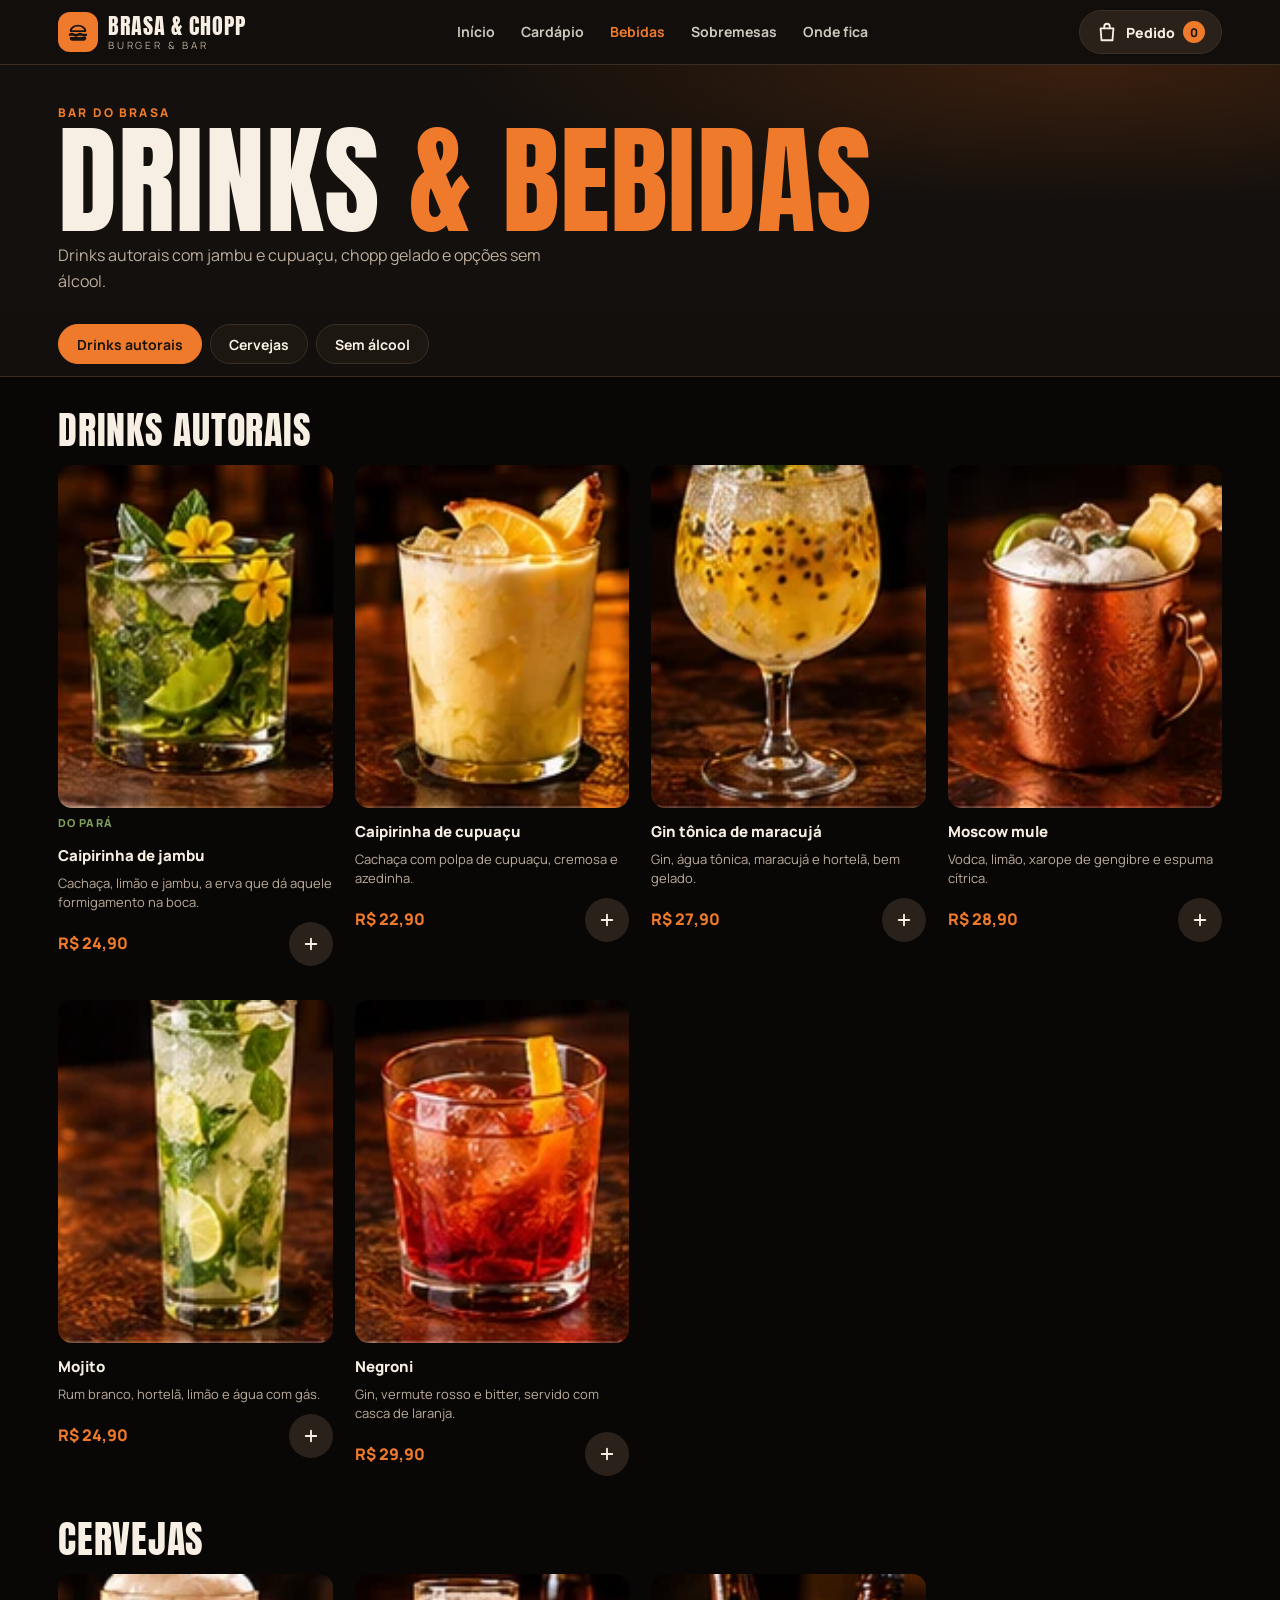
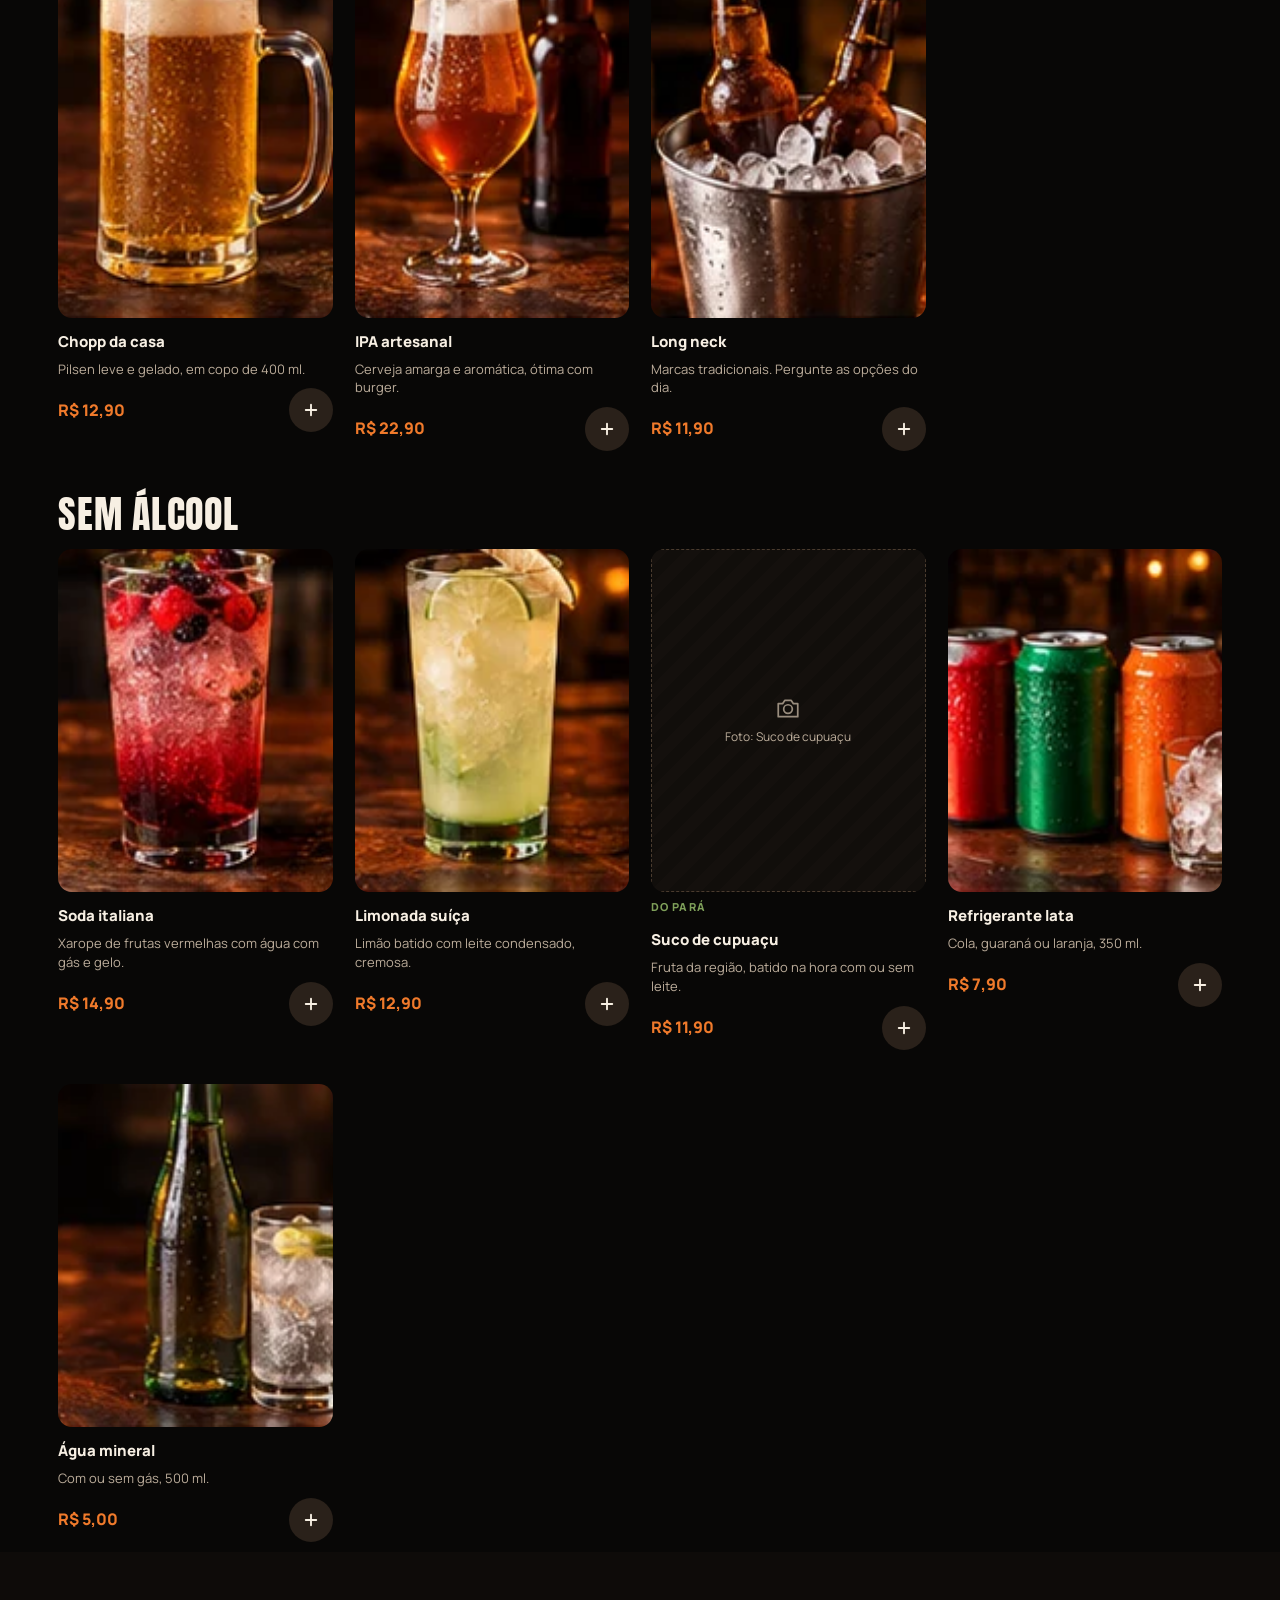
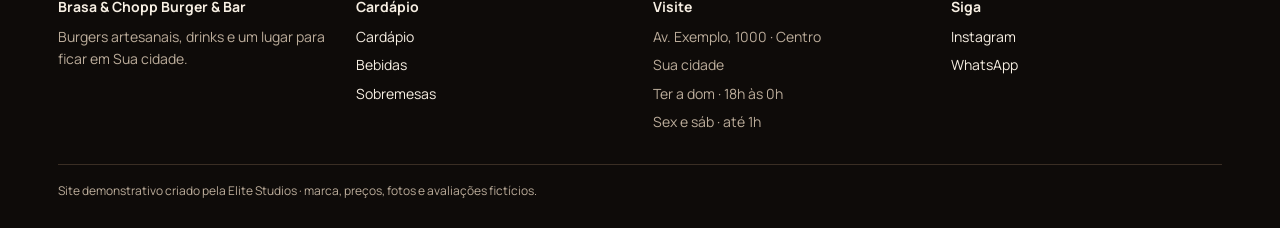
<file: projetos/brasa-e-chopp/bebidas.html>
<!doctype html>
<html lang="pt-BR">
<head>
<meta charset="utf-8">
<meta name="viewport" content="width=device-width, initial-scale=1, viewport-fit=cover">
<title>Bebidas e drinks | Brasa &amp; Chopp</title>
<meta name="description" content="Drinks autorais com sabores do Pará, chopp, cervejas artesanais e bebidas sem álcool d’Brasa &amp; Chopp.">
<meta name="theme-color" content="#14100D">
<meta property="og:type" content="website">
<meta property="og:locale" content="pt_BR">
<meta property="og:title" content="Bebidas e drinks | Brasa &amp; Chopp">
<meta property="og:description" content="Drinks autorais com sabores do Pará, chopp, cervejas artesanais e bebidas sem álcool d’Brasa &amp; Chopp.">
<link rel="preconnect" href="https://fonts.googleapis.com">
<link rel="preconnect" href="https://fonts.gstatic.com" crossorigin>
<link href="https://fonts.googleapis.com/css2?family=Anton&family=Caveat:wght@600&family=Manrope:wght@400;600;700;800&display=swap" rel="stylesheet">
<link rel="stylesheet" href="css/style.css">
</head>
<body data-page="bebidas" class="drinks-page">
<main>
<section class="menu-hero">
  <div class="wrap">
    <span class="eyebrow">Bar do Brasa</span>
    <h1 class="display">Drinks <span class="accent">&amp; bebidas</span></h1>
    <p>Drinks autorais com jambu e cupuaçu, chopp gelado e opções sem álcool.</p>
  </div>
</section>
<nav class="tabs" aria-label="Categorias"><div class="wrap" data-tabs></div></nav>
<div class="wrap" data-cats></div>
</main>
<script src="js/menu.js"></script>
<script src="js/app.js"></script>
</body>
</html>
</file>
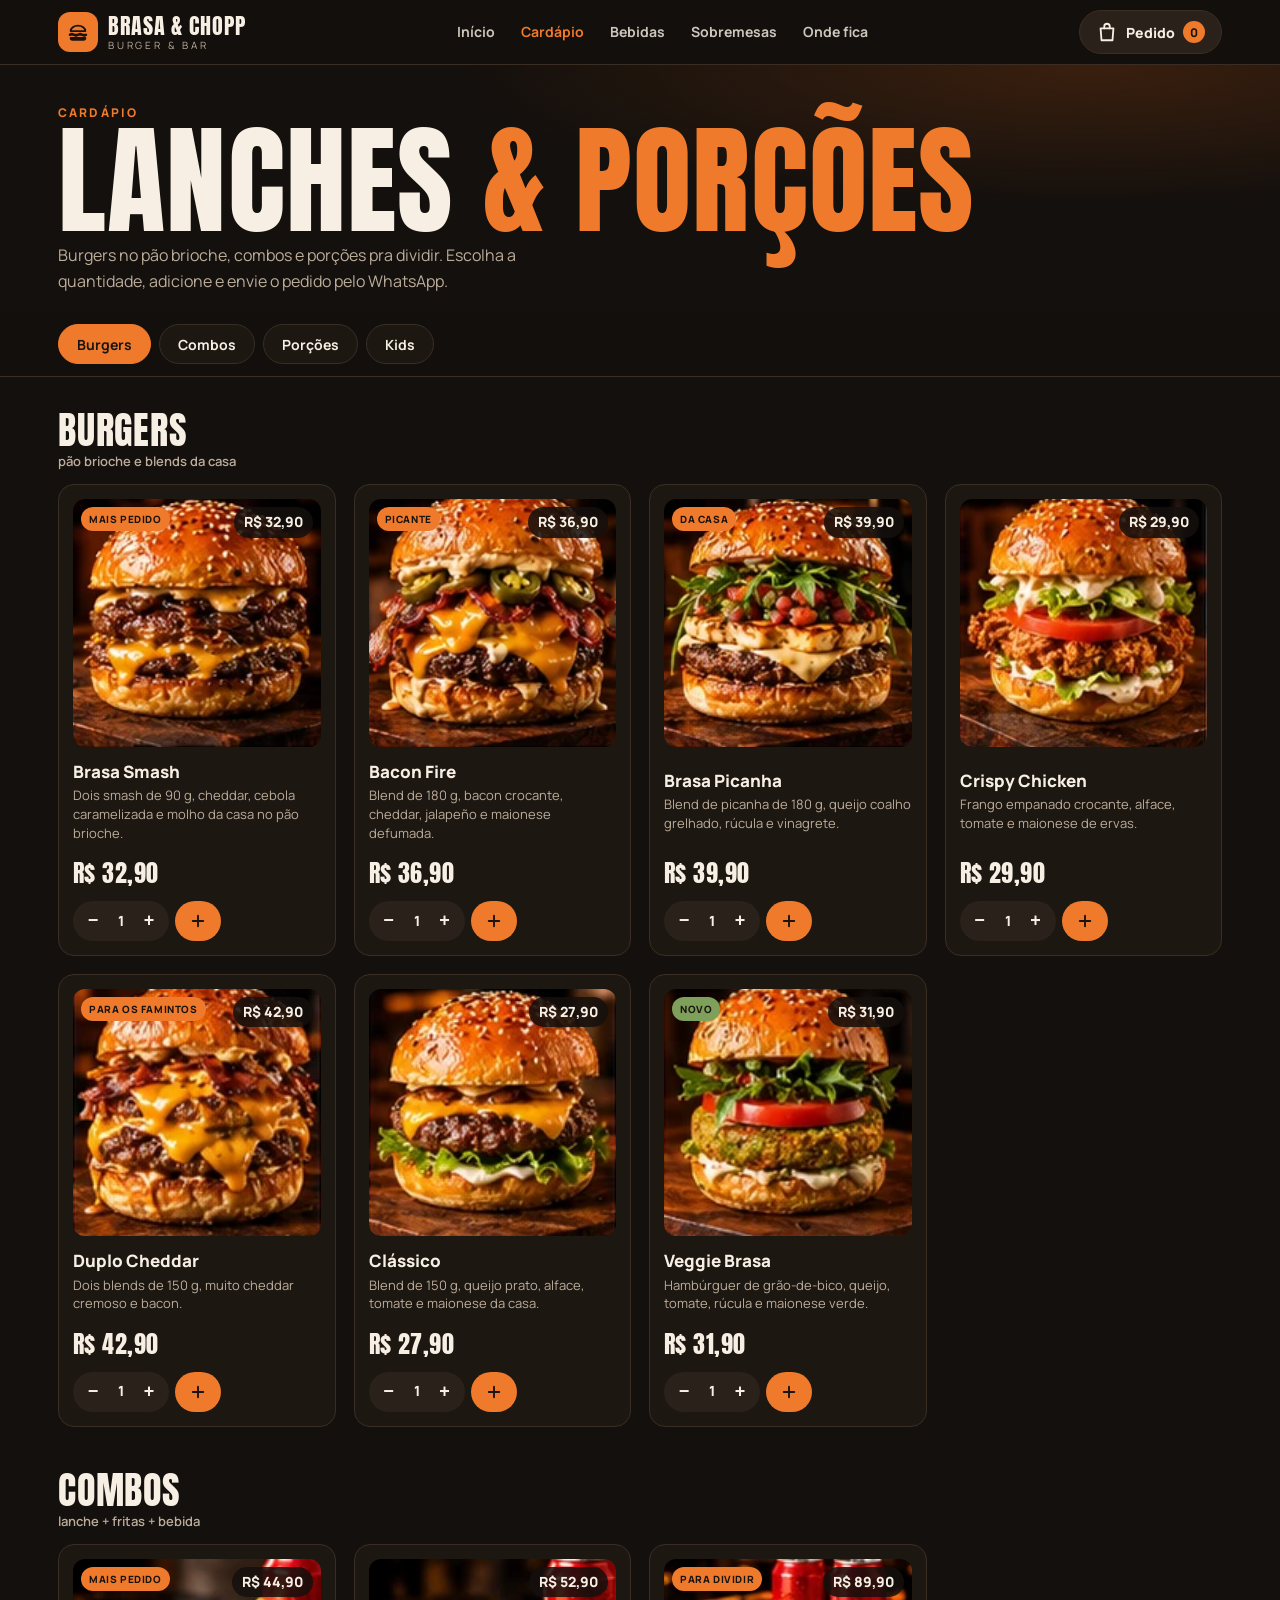
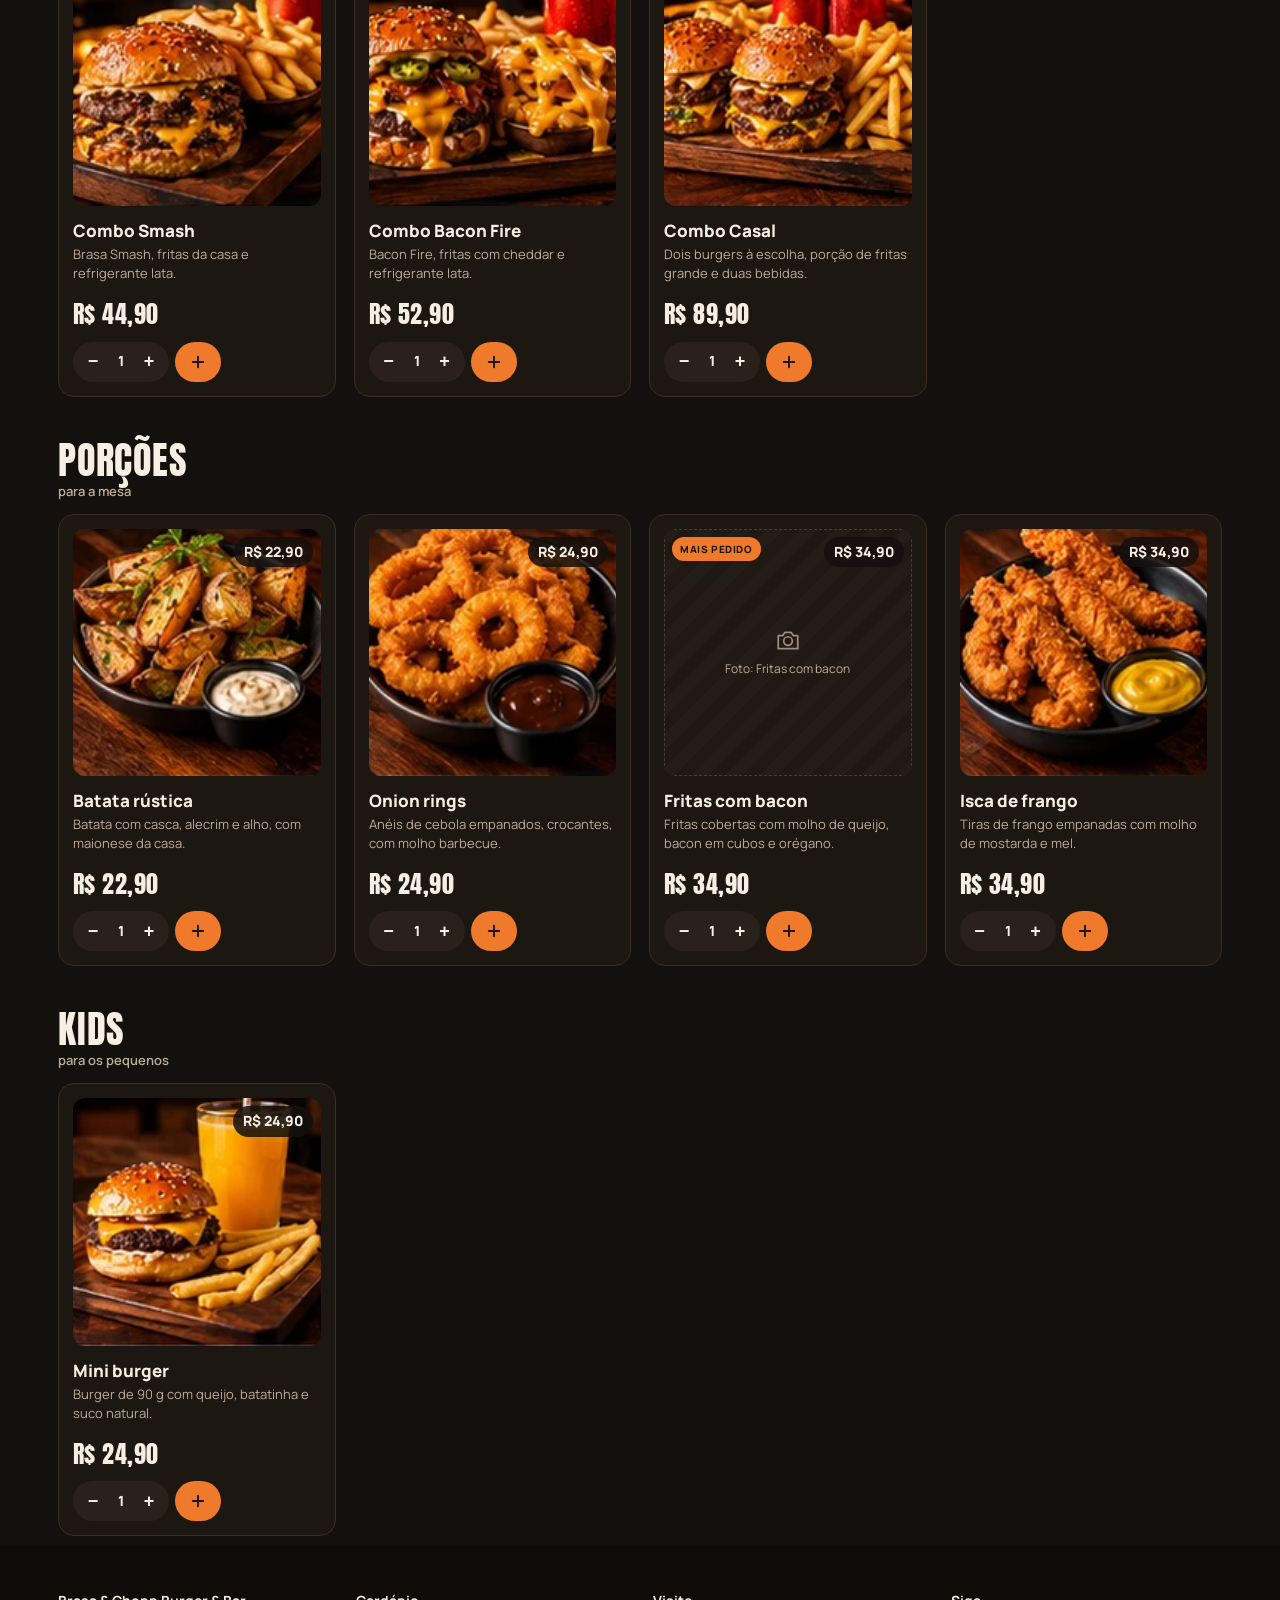
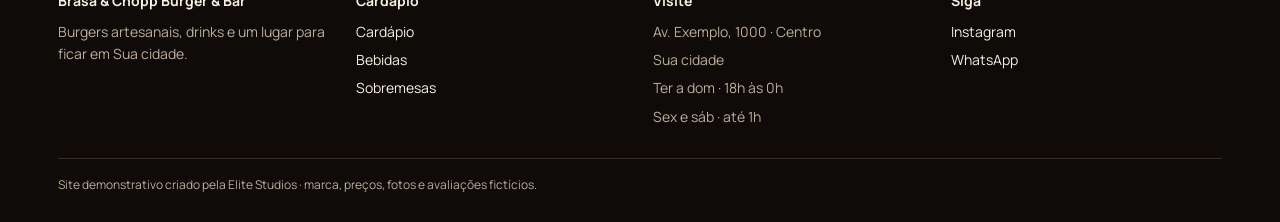
<file: projetos/brasa-e-chopp/cardapio.html>
<!doctype html>
<html lang="pt-BR">
<head>
<meta charset="utf-8">
<meta name="viewport" content="width=device-width, initial-scale=1, viewport-fit=cover">
<title>Cardápio | Brasa &amp; Chopp</title>
<meta name="description" content="Burgers artesanais, combos, porções e kids d’Brasa &amp; Chopp. Monte seu pedido e envie pelo WhatsApp.">
<meta name="theme-color" content="#14100D">
<meta property="og:type" content="website">
<meta property="og:locale" content="pt_BR">
<meta property="og:title" content="Cardápio | Brasa &amp; Chopp">
<meta property="og:description" content="Burgers artesanais, combos, porções e kids d’Brasa &amp; Chopp. Monte seu pedido e envie pelo WhatsApp.">
<link rel="preconnect" href="https://fonts.googleapis.com">
<link rel="preconnect" href="https://fonts.gstatic.com" crossorigin>
<link href="https://fonts.googleapis.com/css2?family=Anton&family=Caveat:wght@600&family=Manrope:wght@400;600;700;800&display=swap" rel="stylesheet">
<link rel="stylesheet" href="css/style.css">
</head>
<body data-page="lanches">
<main>
<section class="menu-hero">
  <div class="wrap">
    <span class="eyebrow">Cardápio</span>
    <h1 class="display">Lanches <span class="accent">&amp; porções</span></h1>
    <p>Burgers no pão brioche, combos e porções pra dividir. Escolha a quantidade, adicione e envie o pedido pelo WhatsApp.</p>
  </div>
</section>
<nav class="tabs" aria-label="Categorias"><div class="wrap" data-tabs></div></nav>
<div class="wrap" data-cats></div>
</main>
<script src="js/menu.js"></script>
<script src="js/app.js"></script>
</body>
</html>
</file>
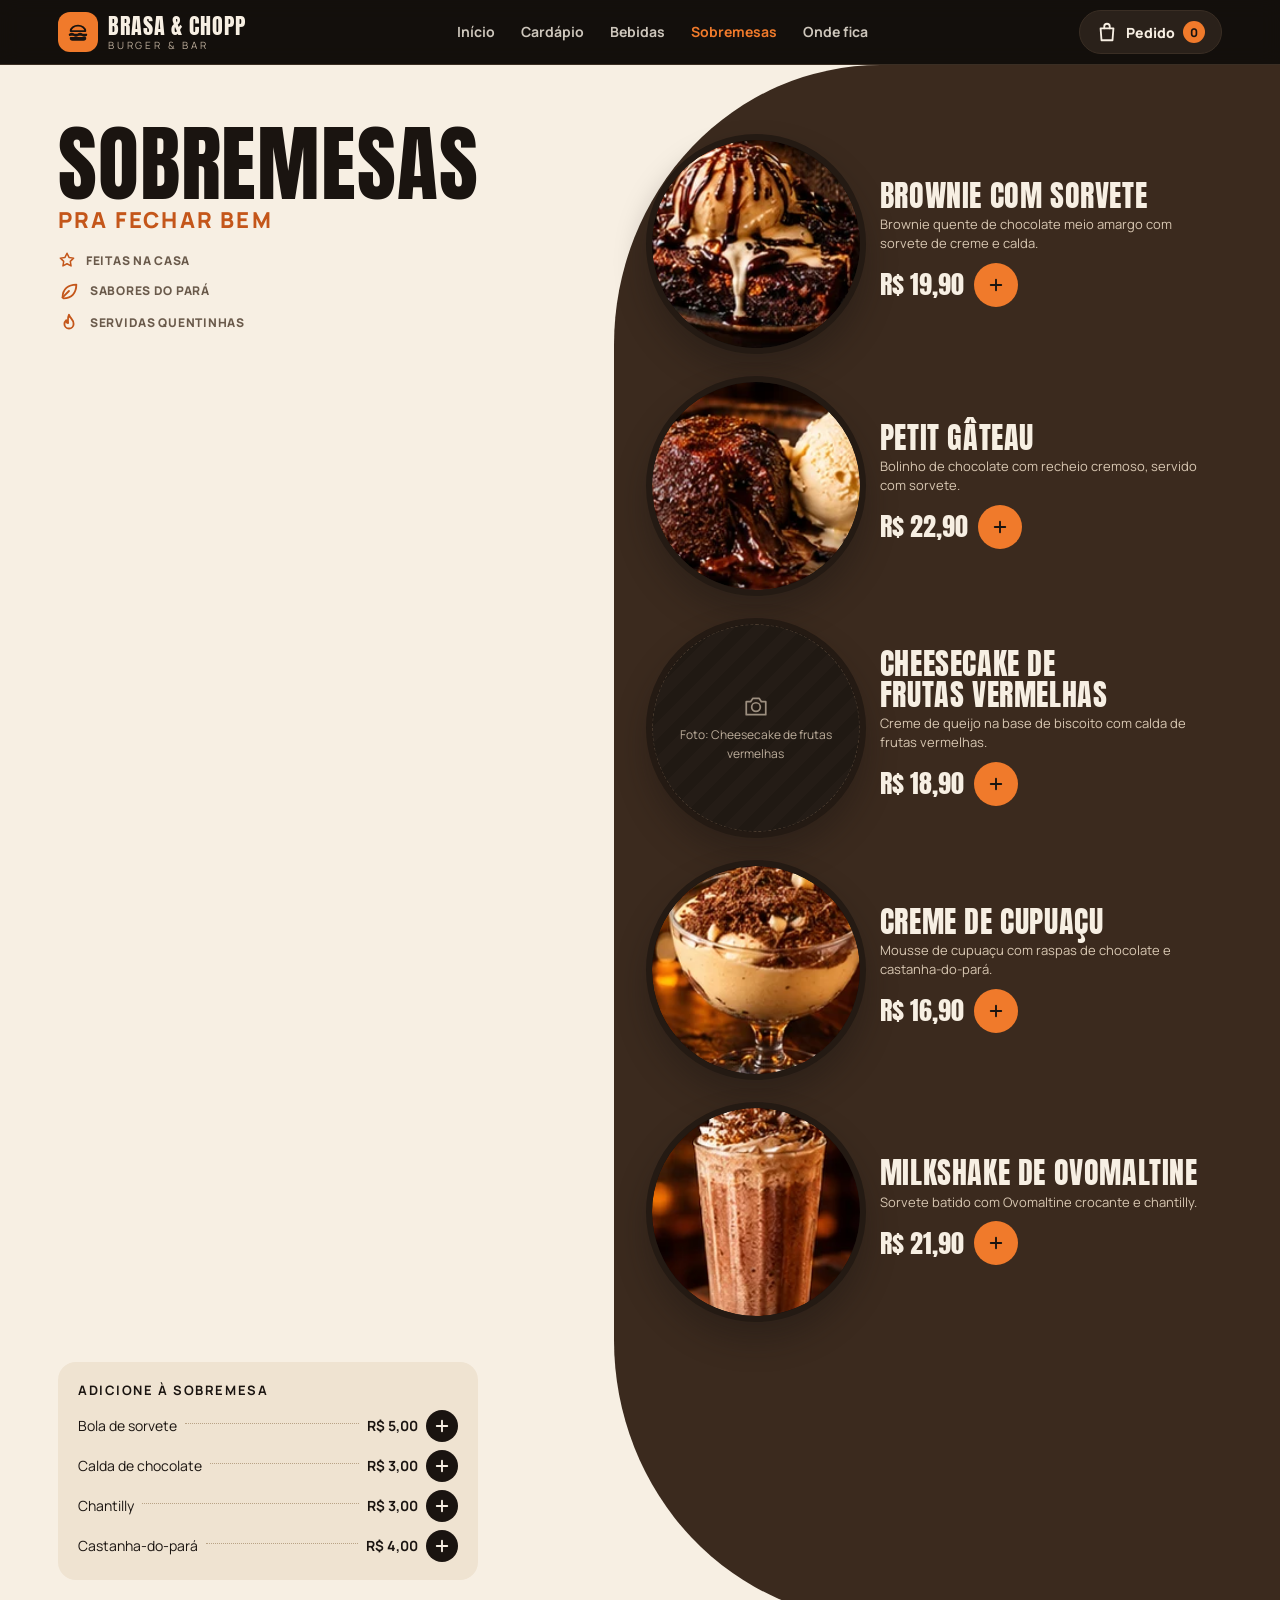
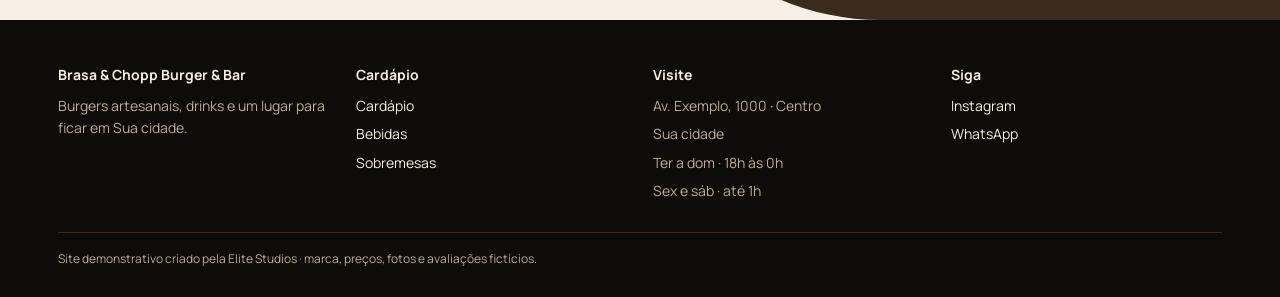
<file: projetos/brasa-e-chopp/sobremesas.html>
<!doctype html>
<html lang="pt-BR">
<head>
<meta charset="utf-8">
<meta name="viewport" content="width=device-width, initial-scale=1, viewport-fit=cover">
<title>Sobremesas | Brasa &amp; Chopp</title>
<meta name="description" content="Brownie, petit gâteau, cheesecake, creme de cupuaçu e milkshake d’Brasa &amp; Chopp.">
<meta name="theme-color" content="#14100D">
<meta property="og:type" content="website">
<meta property="og:locale" content="pt_BR">
<meta property="og:title" content="Sobremesas | Brasa &amp; Chopp">
<meta property="og:description" content="Brownie, petit gâteau, cheesecake, creme de cupuaçu e milkshake d’Brasa &amp; Chopp.">
<link rel="preconnect" href="https://fonts.googleapis.com">
<link rel="preconnect" href="https://fonts.gstatic.com" crossorigin>
<link href="https://fonts.googleapis.com/css2?family=Anton&family=Caveat:wght@600&family=Manrope:wght@400;600;700;800&display=swap" rel="stylesheet">
<link rel="stylesheet" href="css/style.css">
</head>
<body data-page="sobremesas">
<main>
<section class="sweets">
  <div class="wrap">
    <div class="sweets-head">
      <h1 class="display">Sobremesas <span>pra fechar bem</span></h1>
      <ul class="sweets-perks">
        <li><svg width="18" height="18" viewBox="0 0 24 24" fill="none" stroke="currentColor" stroke-width="2" stroke-linecap="round" stroke-linejoin="round" aria-hidden="true"><path d="M12 3l2.7 5.6 6.1.9-4.4 4.3 1 6.1L12 17l-5.4 2.9 1-6.1L3.2 9.5l6.1-.9z"/></svg>Feitas na casa</li>
        <li><svg width="22" height="22" viewBox="0 0 24 24" fill="none" stroke="currentColor" stroke-width="2" stroke-linecap="round" stroke-linejoin="round" aria-hidden="true"><path d="M5 19c0-9 6-14 15-14 0 9-5 15-14 15"/><path d="M5 19l7-7"/></svg>Sabores do Pará</li>
        <li><svg width="22" height="22" viewBox="0 0 24 24" fill="none" stroke="currentColor" stroke-width="2" stroke-linecap="round" stroke-linejoin="round" aria-hidden="true"><path d="M12 3c1 4 5 5 5 10a5 5 0 0 1-10 0c0-2 1-3 2-4 0 2 1 3 2 3 0-3-1-5 1-9z"/></svg>Servidas quentinhas</li>
      </ul>
    </div>
    <ul class="slist" data-sweets></ul>
    <div class="extras">
      <h3>Adicione à sobremesa</h3>
      <ul data-extras></ul>
    </div>
  </div>
</section>
</main>
<script src="js/menu.js"></script>
<script src="js/app.js"></script>
</body>
</html>
</file>
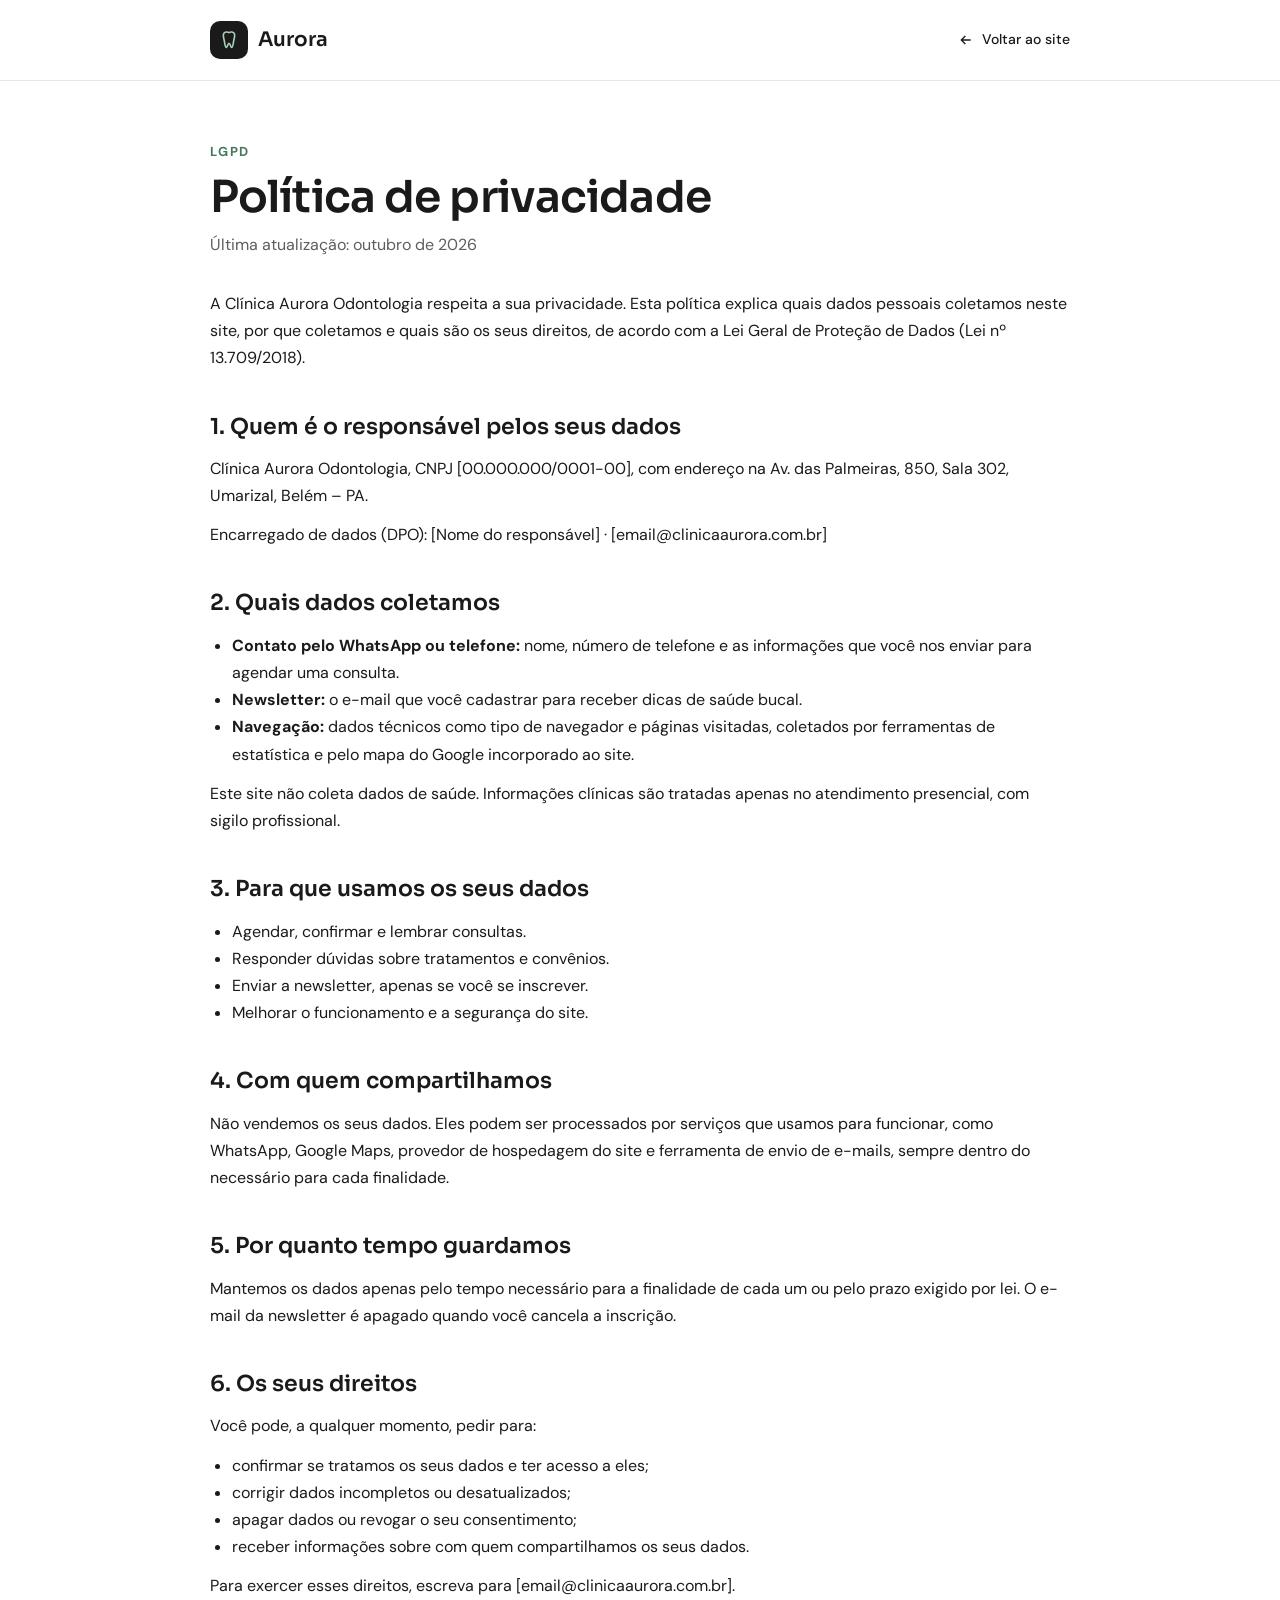
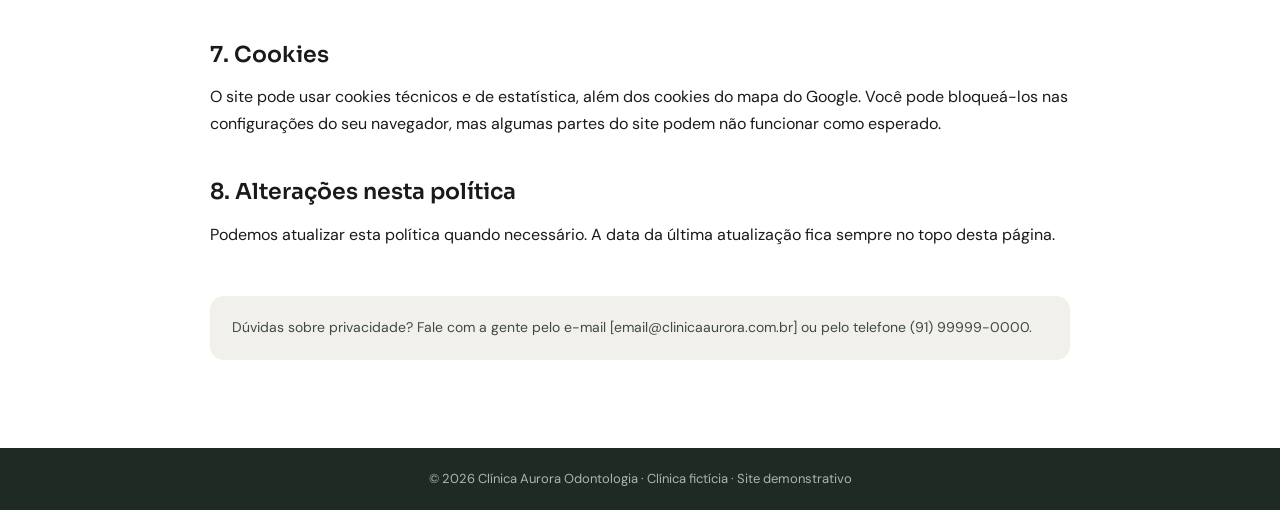
<file: projetos/clinica-aurora/politica-de-privacidade.html>
<!doctype html>
<html lang="pt-BR">
<head>
<meta charset="utf-8">
<meta name="viewport" content="width=device-width, initial-scale=1">
<title>Política de privacidade | Clínica Aurora Odontologia</title>
<meta name="description" content="Saiba como a Clínica Aurora Odontologia coleta, usa e protege os seus dados pessoais, de acordo com a LGPD.">
<link rel="canonical" href="https://www.clinicaaurora.com.br/politica-de-privacidade.html">
<meta name="theme-color" content="#DCE9E0">
<link rel="icon" type="image/svg+xml" href="data:image/svg+xml,%3Csvg%20xmlns%3D%22http%3A%2F%2Fwww.w3.org%2F2000%2Fsvg%22%20viewBox%3D%220%200%2064%2064%22%3E%3Crect%20width%3D%2264%22%20height%3D%2264%22%20rx%3D%2216%22%20fill%3D%22%231A1A1A%22%2F%3E%3Cpath%20d%3D%22M32%2013c-4-2.6-13.3-4-16%204-2.1%206.7%201.3%2013.3%202.7%2021.3%201%206.7%202.1%2017.4%205.9%2017.4%203.5%200%203.7-12%207.4-12s4%2012%207.4%2012c3.8%200%204.9-10.7%205.9-17.4%201.4-8%204.8-14.6%202.7-21.3-2.7-8-12-6.6-16-4z%22%20fill%3D%22none%22%20stroke%3D%22%23A9CDB5%22%20stroke-width%3D%224%22%20stroke-linejoin%3D%22round%22%2F%3E%3C%2Fsvg%3E">
<meta property="og:type" content="website">
<meta property="og:locale" content="pt_BR">
<meta property="og:site_name" content="Clínica Aurora Odontologia">
<meta property="og:title" content="Política de privacidade | Clínica Aurora Odontologia">
<meta property="og:description" content="Saiba como a Clínica Aurora Odontologia coleta, usa e protege os seus dados pessoais, de acordo com a LGPD.">
<meta property="og:url" content="https://www.clinicaaurora.com.br/politica-de-privacidade.html">
<meta property="og:image" content="https://www.clinicaaurora.com.br/img/og.jpg">
<meta property="og:image:width" content="1200">
<meta property="og:image:height" content="630">
<meta name="twitter:card" content="summary_large_image">

<link rel="preconnect" href="https://fonts.googleapis.com">
<link href="https://fonts.googleapis.com/css2?family=DM+Sans:wght@400;500;700&amp;family=Sora:wght@300;400;600;700&amp;display=swap" rel="stylesheet">
<style>
body{margin:0;background:#FFFFFF}
a{color:#46775B}a:hover{color:#2F5A42}
</style>
</head>
<body>
<div style="background: #FFFFFF; color: #1A1A1A; font-family: 'DM Sans', system-ui, sans-serif; font-size: 16px; line-height: 1.7">

<header style="border-bottom: 1px solid #E5E8E4">
<nav style="max-width: 860px; margin: 0 auto; padding: 18px 24px; display: flex; align-items: center; justify-content: space-between; gap: 16px">
<a href="index.html" style="display: flex; align-items: center; gap: 10px; text-decoration: none; color: #1A1A1A">
<span style="width: 38px; height: 38px; border-radius: 10px; background: #1A1A1A; display: flex; align-items: center; justify-content: center"><svg width="22" height="22" viewBox="0 0 24 24" fill="none" stroke="#A9CDB5" stroke-width="1.8" stroke-linejoin="round" aria-hidden="true"><path d="M12 4c-1.5-1-5-1.5-6 1.5-.8 2.5.5 5 1 8 .4 2.5.8 6.5 2.2 6.5 1.3 0 1.4-4.5 2.8-4.5s1.5 4.5 2.8 4.5c1.4 0 1.8-4 2.2-6.5.5-3 1.8-5.5 1-8-1-3-4.5-2.5-6-1.5z"></path></svg></span>
<span style="font-family: 'Sora', sans-serif; font-weight: 600; font-size: 20px">Aurora</span>
</a>
<a href="index.html" style="color: #1A1A1A; font-size: 14px; font-weight: 500; text-decoration: none; min-height: 44px; display: inline-flex; align-items: center; gap: 8px"><svg width="16" height="16" viewBox="0 0 24 24" fill="none" stroke="currentColor" stroke-width="2" aria-hidden="true"><path d="M19 12H5M11 6l-6 6 6 6"></path></svg>Voltar ao site</a>
</nav>
</header>

<main style="max-width: 860px; margin: 0 auto; padding: 56px 24px 88px">
<span style="color: #46775B; font-size: 13px; font-weight: 700; letter-spacing: 0.14em; text-transform: uppercase">LGPD</span>
<h1 style="margin: 8px 0 8px; font-family: 'Sora', sans-serif; font-weight: 600; font-size: clamp(32px, 4vw, 44px); line-height: 1.15; letter-spacing: -0.02em">Política de privacidade</h1>
<p style="margin: 0 0 32px; color: #5C5F5A">Última atualização: outubro de 2026</p>

<p style="margin: 0 0 20px">A Clínica Aurora Odontologia respeita a sua privacidade. Esta política explica quais dados pessoais coletamos neste site, por que coletamos e quais são os seus direitos, de acordo com a Lei Geral de Proteção de Dados (Lei nº 13.709/2018).</p>

<h2 style="margin: 36px 0 10px; font-family: 'Sora', sans-serif; font-weight: 600; font-size: 22px">1. Quem é o responsável pelos seus dados</h2>
<p style="margin: 0 0 12px">Clínica Aurora Odontologia, CNPJ [00.000.000/0001-00], com endereço na Av. das Palmeiras, 850, Sala 302, Umarizal, Belém – PA.</p>
<p style="margin: 0">Encarregado de dados (DPO): [Nome do responsável] · [email@clinicaaurora.com.br]</p>

<h2 style="margin: 36px 0 10px; font-family: 'Sora', sans-serif; font-weight: 600; font-size: 22px">2. Quais dados coletamos</h2>
<ul style="margin: 0; padding-left: 22px">
<li><strong>Contato pelo WhatsApp ou telefone:</strong> nome, número de telefone e as informações que você nos enviar para agendar uma consulta.</li>
<li><strong>Newsletter:</strong> o e-mail que você cadastrar para receber dicas de saúde bucal.</li>
<li><strong>Navegação:</strong> dados técnicos como tipo de navegador e páginas visitadas, coletados por ferramentas de estatística e pelo mapa do Google incorporado ao site.</li>
</ul>
<p style="margin: 12px 0 0">Este site não coleta dados de saúde. Informações clínicas são tratadas apenas no atendimento presencial, com sigilo profissional.</p>

<h2 style="margin: 36px 0 10px; font-family: 'Sora', sans-serif; font-weight: 600; font-size: 22px">3. Para que usamos os seus dados</h2>
<ul style="margin: 0; padding-left: 22px">
<li>Agendar, confirmar e lembrar consultas.</li>
<li>Responder dúvidas sobre tratamentos e convênios.</li>
<li>Enviar a newsletter, apenas se você se inscrever.</li>
<li>Melhorar o funcionamento e a segurança do site.</li>
</ul>

<h2 style="margin: 36px 0 10px; font-family: 'Sora', sans-serif; font-weight: 600; font-size: 22px">4. Com quem compartilhamos</h2>
<p style="margin: 0">Não vendemos os seus dados. Eles podem ser processados por serviços que usamos para funcionar, como WhatsApp, Google Maps, provedor de hospedagem do site e ferramenta de envio de e-mails, sempre dentro do necessário para cada finalidade.</p>

<h2 style="margin: 36px 0 10px; font-family: 'Sora', sans-serif; font-weight: 600; font-size: 22px">5. Por quanto tempo guardamos</h2>
<p style="margin: 0">Mantemos os dados apenas pelo tempo necessário para a finalidade de cada um ou pelo prazo exigido por lei. O e-mail da newsletter é apagado quando você cancela a inscrição.</p>

<h2 style="margin: 36px 0 10px; font-family: 'Sora', sans-serif; font-weight: 600; font-size: 22px">6. Os seus direitos</h2>
<p style="margin: 0 0 12px">Você pode, a qualquer momento, pedir para:</p>
<ul style="margin: 0; padding-left: 22px">
<li>confirmar se tratamos os seus dados e ter acesso a eles;</li>
<li>corrigir dados incompletos ou desatualizados;</li>
<li>apagar dados ou revogar o seu consentimento;</li>
<li>receber informações sobre com quem compartilhamos os seus dados.</li>
</ul>
<p style="margin: 12px 0 0">Para exercer esses direitos, escreva para [email@clinicaaurora.com.br].</p>

<h2 style="margin: 36px 0 10px; font-family: 'Sora', sans-serif; font-weight: 600; font-size: 22px">7. Cookies</h2>
<p style="margin: 0">O site pode usar cookies técnicos e de estatística, além dos cookies do mapa do Google. Você pode bloqueá-los nas configurações do seu navegador, mas algumas partes do site podem não funcionar como esperado.</p>

<h2 style="margin: 36px 0 10px; font-family: 'Sora', sans-serif; font-weight: 600; font-size: 22px">8. Alterações nesta política</h2>
<p style="margin: 0">Podemos atualizar esta política quando necessário. A data da última atualização fica sempre no topo desta página.</p>

<div style="margin-top: 48px; padding: 20px 22px; background: #F2F0EB; border-radius: 14px; font-size: 14px; color: #3E4A43">Dúvidas sobre privacidade? Fale com a gente pelo e-mail [email@clinicaaurora.com.br] ou pelo telefone (91) 99999-0000.</div>
</main>

<footer style="background: #1F2A24; color: #A7B8AD; font-size: 13px; text-align: center; padding: 20px 24px">© 2026 Clínica Aurora Odontologia · Clínica fictícia · Site demonstrativo</footer>
</div>

</body>
</html>
</file>
<file: projetos/ale-ferreira/css/base.css>
/* Layout: herói em duas colunas (texto | foto em arco) como a referência 1; depois cards de serviço grandes, antes e depois e faixa do Instagram como a referência 2. Tudo nas cores da logo: grafite e dourado. */
:root {
  --ink: #232321;        /* grafite mais fundo */
  --coal: #2E2E2C;       /* fundo da logo */
  --coal-2: #383835;     /* superfícies */
  --line: #4A4843;
  --ivory: #F4EDE1;      /* texto principal */
  --muted: #B3AB9D;
  --gold: #C9A35A;       /* dourado da logo */
  --gold-l: #E9D29A;
  --gold-d: #8E6C2F;
  --grad: linear-gradient(100deg, #8E6C2F 0%, #D9B66E 38%, #F1DEA8 52%, #C9A35A 70%, #8E6C2F 100%);
  --serif: 'Cormorant Garamond', 'Times New Roman', Georgia, serif;
  --cond: 'Bebas Neue', 'Oswald', Impact, 'Arial Narrow', sans-serif;
  --body: 'Manrope', system-ui, -apple-system, 'Segoe UI', sans-serif;
  --script: 'Allura', 'Brush Script MT', cursive;
  --r: 18px;
  color-scheme: dark;
}
*, *::before, *::after { box-sizing: border-box; }
html { scroll-behavior: smooth; -webkit-text-size-adjust: 100%; }
body { margin: 0; background: var(--coal); color: var(--ivory); font: 400 16px/1.65 var(--body); }
img { max-width: 100%; display: block; }
a { color: inherit; }
button { font: inherit; touch-action: manipulation; }
h1, h2, h3 { text-wrap: balance; margin: 0; }
:focus-visible { outline: 2px solid var(--gold-l); outline-offset: 3px; border-radius: 6px; }
.wrap { max-width: 1180px; margin: 0 auto; padding-left: max(18px, env(safe-area-inset-left, 0px)); padding-right: max(18px, env(safe-area-inset-right, 0px)); }
.eyebrow { font: 800 11.5px/1.2 var(--body); letter-spacing: .22em; text-transform: uppercase; color: var(--gold); }
.goldtxt { background: var(--grad); -webkit-background-clip: text; background-clip: text; color: transparent; }
.rule { width: 56px; height: 1.5px; background: var(--grad); border: 0; margin: 0; }
.btn { display: inline-flex; align-items: center; justify-content: center; gap: 10px; min-height: 50px; padding: 0 24px; border-radius: 4px; font: 700 12.5px/1 var(--body); letter-spacing: .14em; text-transform: uppercase; text-decoration: none; cursor: pointer; border: 0; transition: transform .2s ease, filter .2s ease; }
.btn:active { transform: scale(.97); }
.btn-gold { background: var(--grad); background-size: 200% 100%; color: #1E1D1B; }
.btn-gold:hover { filter: brightness(1.08); }
.btn-line { background: transparent; color: var(--ivory); border: 1.5px solid var(--line); }
.btn-line:hover { border-color: var(--gold); }
.btn svg { flex: none; }

/* topo */
.top { position: sticky; top: 0; z-index: 40; background: rgba(35,35,33,.92); backdrop-filter: blur(10px); -webkit-backdrop-filter: blur(10px); border-bottom: 1px solid var(--line); padding-top: env(safe-area-inset-top, 0px); }
.top .wrap { display: flex; align-items: center; justify-content: space-between; gap: 14px; min-height: 68px; }
.brand { display: flex; align-items: center; gap: 10px; text-decoration: none; }
.brand img { width: 46px; height: 46px; border-radius: 50%; box-shadow: 0 0 0 1.5px var(--gold-d); }
.brand span { display: flex; flex-direction: column; line-height: 1; }
.brand b { font: 600 19px/1 var(--serif); letter-spacing: .14em; text-transform: uppercase; }
.brand small { font-size: 9.5px; letter-spacing: .3em; text-transform: uppercase; color: var(--gold); margin-top: 5px; }
.nav { display: none; gap: 28px; font: 700 12px var(--body); letter-spacing: .14em; text-transform: uppercase; }
.nav a { text-decoration: none; color: var(--muted); }
.nav a:hover { color: var(--gold-l); }
.nav a { padding-block: 6px; border-bottom: 1.5px solid transparent; }
.nav a[aria-current="page"] { color: var(--gold); border-color: var(--gold); }
.top .btn { min-height: 42px; padding: 0 16px; font-size: 11px; }
@media (min-width: 940px) { .nav { display: flex; } .top .btn { padding: 0 22px; } }

/* herói (referência 1): foto sangrando à direita, texto à esquerda sobre degradê */
.hero { position: relative; overflow: hidden; background: var(--coal); isolation: isolate; }
.hero-pic { position: relative; height: min(92vw, 440px); }
.hero-pic img { position: absolute; inset: 0; width: 100%; height: 100%; object-fit: cover; object-position: 60% 20%; }
.hero-pic::after { content: ""; position: absolute; inset: 0; background: linear-gradient(180deg, rgba(46,46,44,0) 55%, var(--coal) 100%); }
.hero .wrap { position: relative; display: grid; padding-block: 8px 44px; }
.hero-copy { display: flex; flex-direction: column; gap: 20px; min-width: 0; max-width: 640px; }
.hero h1 { font: 500 clamp(46px, 12vw, 84px)/1 var(--serif); letter-spacing: -.012em; }
.hero h1 em { font-style: normal; }
.hero p { margin: 0; color: var(--muted); max-width: 440px; font-size: 16px; line-height: 1.7; }
.hero-actions { display: flex; flex-wrap: wrap; gap: 10px; margin-top: 6px; }
.proof { display: flex; align-items: center; gap: 12px; margin-top: 18px; }
.faces { display: flex; }
.faces img { width: 38px; height: 38px; border-radius: 50%; object-fit: cover; border: 2px solid var(--coal); margin-left: -10px; }
.faces img:first-child { margin-left: 0; }
.proof b { display: block; font-size: 13px; font-weight: 600; }
.proof span { font-size: 12px; color: var(--muted); }
.stars { color: var(--gold); letter-spacing: 2px; }
.seal { position: absolute; z-index: 2; right: max(16px, env(safe-area-inset-right, 0px)); top: calc(min(92vw, 440px) - 120px); width: 104px; height: 104px; border-radius: 50%; background: var(--grad); color: #1E1D1B; display: grid; place-items: center; box-shadow: 0 14px 30px rgba(0,0,0,.35); }
.seal svg { position: absolute; inset: 6px; width: calc(100% - 12px); height: calc(100% - 12px); animation: spin 22s linear infinite; }
.seal span { font: 400 40px/1 var(--script); color: #1E1D1B; }
@keyframes spin { to { transform: rotate(360deg); } }
@media (min-width: 900px) {
  .hero { min-height: 560px; display: flex; align-items: center; }
  .hero-pic { position: absolute; top: 0; right: 0; bottom: 0; width: 58%; height: auto; z-index: -1; }
  .hero-pic img { object-position: 50% 32%; }
  .hero-pic::after { background: linear-gradient(90deg, var(--coal) 0%, rgba(46,46,44,.85) 14%, rgba(46,46,44,0) 46%); }
  .hero .wrap { width: 100%; padding-block: 80px 70px; }
  .seal { top: auto; right: max(120px, calc((100vw - 1180px) / 2 + 100px)); bottom: 34px; width: 118px; height: 118px; }
}

/* diferenciais */
.perks { background: var(--ink); border-block: 1px solid var(--line); }
.perks ul { list-style: none; margin: 0; padding-block: 28px; display: grid; grid-template-columns: repeat(2, minmax(0, 1fr)); gap: 24px 16px; }
.perks li { display: flex; flex-direction: column; align-items: center; text-align: center; gap: 8px; }
.perks .ico { width: 50px; height: 50px; border-radius: 50%; border: 1px solid var(--gold-d); display: grid; place-items: center; color: var(--gold); }
.perks b { font: 600 19px/1.15 var(--serif); }
.perks span { font-size: 13px; color: var(--muted); max-width: 210px; }
@media (min-width: 900px) { .perks ul { grid-template-columns: repeat(4, minmax(0, 1fr)); padding-block: 38px; } .perks li + li { border-left: 1px solid var(--line); } }

/* seções */
.sec { padding-block: 64px; }
.pill { display: inline-flex; align-items: center; gap: 8px; align-self: flex-start; border: 1px solid var(--gold-d); color: var(--gold-l); border-radius: 999px; padding: 7px 14px; font: 800 11px var(--body); letter-spacing: .16em; text-transform: uppercase; }
.pill i { font-style: normal; color: var(--gold); }
.head { display: flex; flex-direction: column; gap: 12px; margin-bottom: 26px; }
.head h2 { font: 500 clamp(36px, 8.5vw, 58px)/1 var(--serif); }
.head p { margin: 0; color: var(--muted); max-width: 520px; }

/* serviços (referência 2) */
.cards { display: grid; gap: 14px; grid-template-columns: minmax(0, 1fr); }
.card { position: relative; border-radius: var(--r); overflow: hidden; aspect-ratio: 4/3.3; background: var(--coal-2); isolation: isolate; }
.card img { position: absolute; inset: 0; width: 100%; height: 100%; object-fit: cover; z-index: -2; transition: transform .6s ease; }
.card::after { content: ""; position: absolute; inset: 0; z-index: -1; background: linear-gradient(180deg, rgba(20,20,19,0) 35%, rgba(20,20,19,.88) 100%); }
.card:hover img { transform: scale(1.04); }
.card .in { position: absolute; left: 18px; right: 18px; bottom: 16px; display: flex; align-items: flex-end; justify-content: space-between; gap: 12px; }
.card h3 { font: 400 clamp(52px, 15vw, 70px)/.86 var(--cond); letter-spacing: .01em; }
.card p { margin: 6px 0 0; font-size: 13px; color: #DCD4C6; max-width: 200px; line-height: 1.4; }
.card .go { flex: none; width: 42px; height: 42px; border-radius: 50%; background: var(--grad); color: #1E1D1B; display: grid; place-items: center; text-decoration: none; }
@media (min-width: 640px) { .cards { grid-template-columns: repeat(2, minmax(0, 1fr)); } }
@media (min-width: 1040px) { .cards { grid-template-columns: repeat(4, minmax(0, 1fr)); } .card { aspect-ratio: 3/3.9; } .card h3 { font-size: 64px; } }
.extra { margin-top: 18px; display: grid; gap: 0; border: 1px solid var(--line); border-radius: var(--r); padding: 6px 18px; background: var(--ink); }
.extra h3 { font: 600 22px var(--serif); padding-block: 12px 4px; }
.extra ul { list-style: none; margin: 0; padding: 0; display: grid; grid-template-columns: minmax(0, 1fr); }
.extra li { display: flex; justify-content: space-between; gap: 12px; padding-block: 12px; border-top: 1px solid var(--line); font-size: 15px; }
.extra li span { color: var(--muted); font-size: 13px; text-align: right; }
@media (min-width: 760px) { .extra ul { grid-template-columns: repeat(2, minmax(0, 1fr)); column-gap: 40px; } }

/* antes e depois */
.ba { display: grid; gap: 26px; }
.ba-copy { display: flex; flex-direction: column; gap: 14px; }
.ba-copy h2 { font: 400 clamp(56px, 15vw, 88px)/.86 var(--cond); letter-spacing: .01em; }
.ba-copy p { margin: 0; color: var(--muted); }
.ba-tabs { display: flex; gap: 8px; flex-wrap: wrap; }
.ba-tabs button { min-height: 40px; padding: 0 16px; border-radius: 999px; border: 1px solid var(--line); background: var(--coal-2); color: var(--ivory); font: 700 13px var(--body); cursor: pointer; }
.ba-tabs button[aria-pressed="true"] { background: var(--grad); color: #1E1D1B; border-color: transparent; }
.compare { position: relative; border-radius: var(--r); overflow: hidden; aspect-ratio: 652/572; background: var(--coal-2); user-select: none; -webkit-user-select: none; touch-action: pan-y; border: 1px solid var(--line); }
.compare img { position: absolute; inset: 0; width: 100%; height: 100%; object-fit: cover; object-position: center top; pointer-events: none; }
.compare .after { clip-path: inset(0 0 0 var(--pos, 50%)); }
.compare .lbl { position: absolute; top: 14px; z-index: 3; background: rgba(35,35,33,.82); color: var(--gold-l); font: 800 11px var(--body); letter-spacing: .16em; text-transform: uppercase; padding: 6px 12px; border-radius: 999px; }
.compare .lbl.l { left: 14px; } .compare .lbl.r { right: 14px; }
.compare .bar { position: absolute; top: 0; bottom: 0; left: var(--pos, 50%); width: 2px; margin-left: -1px; background: var(--gold-l); z-index: 2; pointer-events: none; }
.compare .knob { position: absolute; top: 50%; left: var(--pos, 50%); width: 48px; height: 48px; margin: -24px 0 0 -24px; border-radius: 50%; background: var(--grad); color: #1E1D1B; display: grid; place-items: center; z-index: 2; box-shadow: 0 6px 18px rgba(0,0,0,.4); pointer-events: none; }
.compare input { position: absolute; inset: 0; width: 100%; height: 100%; opacity: 0; cursor: ew-resize; z-index: 4; margin: 0; }
.compare:focus-within .knob { outline: 2px solid var(--ivory); outline-offset: 3px; }
.ba-note { font-size: 12px; color: var(--muted); margin: 10px 0 0; }
@media (min-width: 900px) { .ba { grid-template-columns: 1fr 1fr; align-items: center; gap: 56px; } .compare { max-width: 520px; justify-self: end; } }

/* faixa momento (referência 1) */
.moment { background: var(--ink); }
.moment .wrap { display: grid; gap: 0; padding-left: 0; padding-right: 0; max-width: none; }
.moment-copy { padding-block: 56px; padding-left: max(18px, env(safe-area-inset-left, 0px)); padding-right: max(18px, env(safe-area-inset-right, 0px)); display: flex; flex-direction: column; gap: 16px; justify-content: center; }
.moment-copy h2 { font: 500 clamp(40px, 9.5vw, 64px)/1.02 var(--serif); }
.moment-copy h2 em { font-style: italic; }
.moment-copy p { margin: 0; color: var(--muted); max-width: 440px; }
.moment-pic { min-height: 280px; position: relative; }
.moment-pic img { position: absolute; inset: 0; width: 100%; height: 100%; object-fit: cover; filter: saturate(.75) sepia(.25) brightness(.85); }
.moment-pic::before { content: ""; position: absolute; inset: 0; z-index: 1; background: linear-gradient(90deg, var(--ink) 0%, rgba(35,35,33,0) 35%); }
@media (min-width: 900px) { .moment .wrap { grid-template-columns: 1fr 1fr; } .moment-copy { padding-left: max(18px, calc((100vw - 1180px) / 2 + 18px)); } .moment-pic { min-height: 440px; } }

/* instagram (referência 2) */
.insta { display: grid; gap: 22px; }
.insta-copy { display: flex; flex-direction: column; gap: 12px; }
.insta-copy h2 { font: 400 clamp(54px, 14vw, 80px)/.88 var(--cond); }
.insta-copy p { margin: 0; color: var(--muted); }
.strip { display: grid; grid-auto-flow: column; grid-auto-columns: 46%; gap: 10px; overflow-x: auto; scroll-snap-type: x mandatory; scrollbar-width: none; padding-bottom: 4px; }
.strip::-webkit-scrollbar { display: none; }
.strip figure { margin: 0; position: relative; border-radius: 14px; overflow: hidden; aspect-ratio: 4/5; scroll-snap-align: start; }
.strip img { width: 100%; height: 100%; object-fit: cover; }
.strip figcaption { position: absolute; top: 10px; left: 10px; background: var(--grad); color: #1E1D1B; font: 800 10px var(--body); letter-spacing: .1em; text-transform: uppercase; padding: 5px 10px; border-radius: 999px; }
@media (min-width: 900px) { .insta { grid-template-columns: .55fr 2fr; align-items: center; } .strip { grid-auto-flow: row; grid-template-columns: repeat(5, minmax(0, 1fr)); overflow: visible; } }

/* depoimentos */
.revs { display: grid; gap: 14px; }
.rev { margin: 0; background: var(--coal-2); border: 1px solid var(--line); border-radius: var(--r); padding: 22px; display: flex; flex-direction: column; gap: 12px; }
.rev blockquote { margin: 0; font: 500 21px/1.35 var(--serif); font-style: italic; }
.rev figcaption { font-size: 13px; color: var(--muted); }
.rev figcaption b { color: var(--ivory); display: block; font-size: 14px; }
.note { font-size: 12px; color: var(--muted); margin-top: 12px; }
@media (min-width: 900px) { .revs { grid-template-columns: repeat(3, minmax(0, 1fr)); } }

/* agendar (referência 1) */
.book { background: var(--ink); border-top: 1px solid var(--line); }
.book .wrap { display: grid; gap: 30px; padding-block: 60px; }
.oval { border-radius: 999px; overflow: hidden; aspect-ratio: 2/1; border: 1.5px solid var(--gold-d); }
.oval img { width: 100%; height: 100%; object-fit: cover; }
.book h2 { font: 500 clamp(38px, 9vw, 58px)/1.02 var(--serif); }
.book p { color: var(--muted); margin: 10px 0 18px; }
.form { display: grid; gap: 12px; }
.field { display: grid; gap: 6px; }
.field label { font-size: 12px; font-weight: 800; letter-spacing: .12em; text-transform: uppercase; color: var(--gold-l); }
.field input, .field select { width: 100%; min-height: 50px; padding: 0 16px; border-radius: 14px; border: 1px solid var(--line); background: var(--coal); color: var(--ivory); font: 15px var(--body); }
.row2 { display: grid; gap: 12px; grid-template-columns: minmax(0, 1fr) minmax(0, 1fr); }
.err { min-height: 18px; color: #F0A58C; font-size: 13px; margin: 0; }
.where { list-style: none; padding: 0; margin: 22px 0 0; display: grid; gap: 12px; font-size: 14px; color: var(--muted); }
.where li { display: flex; gap: 10px; }
.where svg { color: var(--gold); flex: none; margin-top: 2px; }
@media (min-width: 900px) { .book .wrap { grid-template-columns: 1fr 1fr; align-items: center; gap: 56px; padding-block: 80px; } }

/* rodapé */
.foot { padding-block: 40px 30px; border-top: 1px solid var(--line); background: var(--coal); }
.foot .wrap { display: grid; gap: 22px; }
.foot img { width: 220px; }
.foot nav { display: flex; flex-wrap: wrap; gap: 10px 22px; font-size: 13px; }
.foot nav a { color: var(--muted); text-decoration: none; }
.foot small { color: #8A8478; font-size: 12px; }

.wa-float { position: fixed; right: max(16px, env(safe-area-inset-right, 0px)); bottom: calc(16px + env(safe-area-inset-bottom, 0px)); z-index: 50; width: 58px; height: 58px; border-radius: 50%; background: var(--grad); color: #1E1D1B; display: grid; place-items: center; box-shadow: 0 10px 26px rgba(0,0,0,.45); text-decoration: none; }

@media (prefers-reduced-motion: reduce) { *, *::before, *::after { animation: none !important; transition: none !important; scroll-behavior: auto !important; } }
</file>
<file: projetos/ale-ferreira/css/pages.css>
/* ===== complementos do site em várias páginas ===== */
section[id] { scroll-margin-top: 130px; }

/* foto que ainda não chegou */
.ph { display: grid; place-items: center; text-align: center; gap: 6px; padding: 12px; width: 100%; height: 100%; min-height: 120px; color: var(--muted); font: 600 12px/1.4 var(--body); letter-spacing: .04em; background: repeating-linear-gradient(135deg, #353531 0 12px, #31312E 12px 24px); border: 1px dashed var(--line); }

/* menu: no celular vira uma fileira de pílulas abaixo do topo */
.nav a[aria-current="page"] { color: var(--gold); border-color: var(--gold); }
.pills { border-top: 1px solid var(--line); }
.pills ul { list-style: none; margin: 0; padding: 8px 0 10px; display: flex; gap: 8px; overflow-x: auto; scrollbar-width: none; }
.pills ul::-webkit-scrollbar { display: none; }
.pills a { flex: none; display: inline-flex; align-items: center; min-height: 36px; padding: 0 14px; border-radius: 999px; border: 1px solid var(--line); color: var(--ivory); text-decoration: none; font: 700 12px var(--body); letter-spacing: .08em; text-transform: uppercase; white-space: nowrap; }
.pills a[aria-current="page"] { background: var(--grad); color: #1E1D1B; border-color: transparent; }
@media (min-width: 940px) { .pills { display: none; } }

/* cabeçalho das páginas internas */
.phero { position: relative; overflow: hidden; border-bottom: 1px solid var(--line); background: radial-gradient(70% 90% at 85% 0%, #3D3A33 0%, rgba(46,46,44,0) 70%), var(--coal); }
.phero .wrap { padding-block: 46px 40px; display: flex; flex-direction: column; gap: 14px; }
.phero h1 { font: 500 clamp(44px, 11vw, 80px)/1 var(--serif); }
.phero h1 em { font-style: italic; }
.phero p { margin: 0; color: var(--muted); max-width: 560px; }
.crumb { font-size: 12px; color: var(--muted); letter-spacing: .1em; text-transform: uppercase; }
.crumb a { color: var(--gold); text-decoration: none; }

/* início: sobre */
.about { display: grid; gap: 30px; }
.about-pic { position: relative; border-radius: 999px 999px 22px 22px; overflow: hidden; aspect-ratio: 4/5; border: 1.5px solid var(--gold-d); padding: 8px; background: var(--coal-2); max-width: 440px; }
.about-pic img, .about-pic .ph { width: 100%; height: 100%; object-fit: cover; border-radius: 999px 999px 16px 16px; }
.about-copy { display: flex; flex-direction: column; gap: 16px; min-width: 0; }
.about-copy h2 { font: 500 clamp(36px, 8.5vw, 56px)/1.02 var(--serif); }
.about-copy p { margin: 0; color: var(--muted); max-width: 560px; }
.sign { font: 400 46px/1 var(--script); color: var(--gold-l); }
@media (min-width: 900px) { .about { grid-template-columns: .9fr 1.1fr; align-items: center; gap: 60px; } }

.numbers { list-style: none; padding: 0; margin: 8px 0 0; display: grid; grid-template-columns: repeat(3, minmax(0, 1fr)); gap: 10px; }
.numbers li { border-top: 1px solid var(--line); padding-top: 12px; }
.numbers b { display: block; font: 500 40px/1 var(--serif); }
.numbers span { font-size: 12px; color: var(--muted); }

/* especificações / estrutura */
.specs { list-style: none; padding: 0; margin: 0; display: grid; gap: 1px; background: var(--line); border: 1px solid var(--line); border-radius: var(--r); overflow: hidden; grid-template-columns: minmax(0, 1fr); }
.specs li { background: var(--coal); padding: 22px; display: flex; gap: 14px; align-items: flex-start; }
.specs .ico { flex: none; width: 44px; height: 44px; border-radius: 50%; border: 1px solid var(--gold-d); display: grid; place-items: center; color: var(--gold); }
.specs b { display: block; font: 600 20px/1.2 var(--serif); margin-bottom: 4px; }
.specs span { color: var(--muted); font-size: 14px; }
@media (min-width: 640px) { .specs { grid-template-columns: repeat(2, minmax(0, 1fr)); } }
@media (min-width: 1000px) { .specs { grid-template-columns: repeat(3, minmax(0, 1fr)); } }

/* espaço */
.space { display: grid; gap: 10px; grid-template-columns: repeat(2, minmax(0, 1fr)); grid-auto-rows: 170px; }
.space figure { margin: 0; position: relative; border-radius: 16px; overflow: hidden; background: var(--coal-2); }
.space figure:first-child { grid-column: span 2; grid-row: span 2; }
.space img, .space .ph { width: 100%; height: 100%; object-fit: cover; }
.space figcaption { position: absolute; left: 10px; bottom: 10px; background: rgba(35,35,33,.85); color: var(--gold-l); padding: 5px 11px; border-radius: 999px; font: 700 11px var(--body); letter-spacing: .1em; text-transform: uppercase; }
@media (min-width: 900px) { .space { grid-template-columns: repeat(4, minmax(0, 1fr)); grid-auto-rows: 210px; } }

/* atalhos para as outras páginas */
.go-cards { display: grid; gap: 14px; grid-template-columns: minmax(0, 1fr); }
.go-card { position: relative; display: flex; align-items: flex-end; min-height: 230px; border-radius: var(--r); overflow: hidden; text-decoration: none; isolation: isolate; background: var(--coal-2); }
.go-card img, .go-card .ph { position: absolute; inset: 0; width: 100%; height: 100%; object-fit: cover; z-index: -2; transition: transform .6s ease; }
.go-card::after { content: ""; position: absolute; inset: 0; z-index: -1; background: linear-gradient(180deg, rgba(20,20,19,0) 30%, rgba(20,20,19,.9) 100%); }
.go-card:hover img { transform: scale(1.05); }
.go-card .in { padding: 20px; display: flex; justify-content: space-between; align-items: flex-end; gap: 12px; width: 100%; }
.go-card h3 { font: 400 clamp(46px, 12vw, 60px)/.86 var(--cond); }
.go-card p { margin: 6px 0 0; font-size: 13px; color: #DCD4C6; }
.go-card .go { flex: none; width: 44px; height: 44px; border-radius: 50%; background: var(--grad); color: #1E1D1B; display: grid; place-items: center; }
@media (min-width: 900px) { .go-cards { grid-template-columns: repeat(3, minmax(0, 1fr)); } .go-card { min-height: 340px; } }

/* depoimentos com nota */
.rev .who { display: flex; align-items: center; gap: 12px; }
.rev .av { flex: none; width: 44px; height: 44px; border-radius: 50%; background: var(--grad); color: #1E1D1B; display: grid; place-items: center; font: 700 18px var(--serif); }
.rev .tag { display: inline-block; font-size: 11px; color: var(--gold); letter-spacing: .1em; text-transform: uppercase; }

/* serviços */
.svc { display: grid; gap: 16px; grid-template-columns: minmax(0, 1fr); }
.svc-item { display: grid; grid-template-columns: 112px minmax(0, 1fr); gap: 16px; background: var(--coal-2); border: 1px solid var(--line); border-radius: var(--r); padding: 12px; }
.svc-item .pic { border-radius: 12px; overflow: hidden; aspect-ratio: 1; background: var(--coal); }
.svc-item .pic img, .svc-item .pic .ph { width: 100%; height: 100%; object-fit: cover; min-height: 0; }
.svc-item h3 { font: 600 23px/1.15 var(--serif); }
.svc-item p { margin: 4px 0 10px; color: var(--muted); font-size: 14px; line-height: 1.5; }
.svc-item .meta { display: flex; flex-wrap: wrap; gap: 8px 14px; align-items: center; font-size: 12px; color: var(--gold-l); letter-spacing: .06em; text-transform: uppercase; }
.svc-item .meta .btn { min-height: 38px; padding: 0 14px; font-size: 11px; margin-left: auto; }
.svc-cat { font: 400 clamp(40px, 10vw, 58px)/.9 var(--cond); margin: 40px 0 18px; display: flex; align-items: baseline; gap: 12px; }
.svc-cat small { font: 600 12px var(--body); letter-spacing: .14em; text-transform: uppercase; color: var(--gold); }
@media (min-width: 760px) { .svc { grid-template-columns: repeat(2, minmax(0, 1fr)); } .svc-item { grid-template-columns: 150px minmax(0, 1fr); } }

/* antes e depois: vários */
.ba-grid { display: grid; gap: 30px; grid-template-columns: minmax(0, 1fr); }
.ba-card h3 { font: 600 26px/1.15 var(--serif); margin-top: 14px; }
.ba-card p { margin: 4px 0 0; color: var(--muted); font-size: 14px; }
.ba-card .meta { margin-top: 10px; display: flex; flex-wrap: wrap; gap: 8px; }
.chip { font: 700 11px var(--body); letter-spacing: .1em; text-transform: uppercase; padding: 6px 11px; border-radius: 999px; border: 1px solid var(--gold-d); color: var(--gold-l); }
.compare .ph { position: absolute; inset: 0; min-height: 0; }
.compare.empty { display: grid; grid-template-columns: 1fr 1fr; }
.compare.empty .ph { position: static; }
@media (min-width: 900px) { .ba-grid { grid-template-columns: repeat(2, minmax(0, 1fr)); gap: 40px; } .ba-grid .compare { max-width: none; } }

/* galeria */
.filters { display: flex; gap: 8px; overflow-x: auto; scrollbar-width: none; margin-bottom: 22px; }
.filters::-webkit-scrollbar { display: none; }
.filters button { flex: none; min-height: 40px; padding: 0 16px; border-radius: 999px; border: 1px solid var(--line); background: var(--coal-2); color: var(--ivory); font: 700 12px var(--body); letter-spacing: .08em; text-transform: uppercase; cursor: pointer; }
.filters button[aria-pressed="true"] { background: var(--grad); color: #1E1D1B; border-color: transparent; }
.gal { columns: 2; column-gap: 10px; }
.gal figure { break-inside: avoid; margin: 0 0 10px; position: relative; border-radius: 14px; overflow: hidden; background: var(--coal-2); cursor: zoom-in; }
.gal figure[hidden] { display: none; }
.gal img { width: 100%; height: auto; }
.gal .ph { aspect-ratio: 4/5; }
.gal figcaption { position: absolute; left: 8px; bottom: 8px; background: rgba(35,35,33,.85); color: var(--gold-l); padding: 4px 10px; border-radius: 999px; font: 700 10.5px var(--body); letter-spacing: .1em; text-transform: uppercase; }
@media (min-width: 760px) { .gal { columns: 3; } }
@media (min-width: 1100px) { .gal { columns: 4; } }
.lb { position: fixed; inset: 0; z-index: 70; background: rgba(15,15,14,.92); display: grid; place-items: center; padding: 20px; }
.lb[hidden] { display: none; }
.lb img { max-height: 86vh; border-radius: 14px; }
.lb button { position: absolute; top: calc(14px + env(safe-area-inset-top, 0px)); right: max(14px, env(safe-area-inset-right, 0px)); width: 46px; height: 46px; border-radius: 50%; border: 1px solid var(--line); background: var(--coal-2); color: var(--ivory); font-size: 22px; cursor: pointer; }

/* contato */
.contact-grid { display: grid; gap: 30px; }
.info-list { list-style: none; margin: 0; padding: 0; display: grid; gap: 0; }
.info-list li { display: flex; gap: 14px; padding: 16px 0; border-bottom: 1px solid var(--line); }
.info-list .ico { flex: none; width: 44px; height: 44px; border-radius: 50%; border: 1px solid var(--gold-d); display: grid; place-items: center; color: var(--gold); }
.info-list b { display: block; font: 600 19px var(--serif); }
.info-list span { color: var(--muted); font-size: 14px; }
.hours { width: 100%; border-collapse: collapse; font-size: 14px; }
.hours td { padding: 6px 0; border-bottom: 1px dashed var(--line); color: var(--muted); }
.hours td:last-child { text-align: right; color: var(--ivory); }
@media (min-width: 900px) { .contact-grid { grid-template-columns: 1fr 1fr; gap: 60px; align-items: start; } }

/* ===== WhatsApp de demonstração ===== */
.wa { position: fixed; inset: 0; z-index: 80; display: grid; align-items: end; justify-items: center; background: rgba(0,0,0,.6); }
.wa[hidden] { display: none; }
.wa-phone { width: 100%; max-width: 420px; height: min(640px, 92vh); display: flex; flex-direction: column; background: #0B141A; border-radius: 22px 22px 0 0; overflow: hidden; box-shadow: 0 -10px 40px rgba(0,0,0,.5); animation: up .35s cubic-bezier(.2,.9,.3,1); }
@keyframes up { from { transform: translateY(40px); opacity: 0; } }
@media (min-width: 700px) { .wa { align-items: center; } .wa-phone { border-radius: 26px; border: 8px solid #1d1d1b; } }
.wa-head { display: flex; align-items: center; gap: 10px; padding: 12px 12px calc(12px) 8px; background: #202C33; color: #E9EDEF; }
.wa-head button { width: 40px; height: 40px; border: 0; background: none; color: #AEBAC1; cursor: pointer; display: grid; place-items: center; border-radius: 50%; }
.wa-head img { width: 40px; height: 40px; border-radius: 50%; }
.wa-head b { display: block; font: 600 15px/1.2 var(--body); }
.wa-head small { font-size: 12px; color: #8696A0; }
.wa-chat { flex: 1; overflow-y: auto; padding: 14px 12px; display: flex; flex-direction: column; gap: 6px; background-color: #0B141A; background-image: radial-gradient(rgba(255,255,255,.035) 1px, transparent 1.2px); background-size: 18px 18px; }
.wa-day { align-self: center; font-size: 11.5px; color: #8696A0; background: #182229; padding: 5px 10px; border-radius: 8px; margin-bottom: 6px; }
.wa-note { align-self: center; max-width: 92%; text-align: center; font-size: 11.5px; line-height: 1.4; color: #FFD279; background: #1F2C33; padding: 7px 10px; border-radius: 8px; }
.bub { max-width: 82%; padding: 7px 9px 18px 10px; border-radius: 8px; font: 400 14.5px/1.4 var(--body); color: #E9EDEF; position: relative; white-space: pre-wrap; overflow-wrap: anywhere; }
.bub.out { align-self: flex-end; background: #005C4B; border-top-right-radius: 2px; }
.bub.in { align-self: flex-start; background: #202C33; border-top-left-radius: 2px; }
.bub time { position: absolute; right: 8px; bottom: 3px; font-size: 10.5px; color: rgba(233,237,239,.6); display: inline-flex; gap: 3px; align-items: center; }
.bub .tk { color: #8696A0; } .bub .tk.read { color: #53BDEB; }
.typing { align-self: flex-start; background: #202C33; border-radius: 8px; padding: 10px 12px; display: flex; gap: 4px; }
.typing i { width: 7px; height: 7px; border-radius: 50%; background: #8696A0; animation: blink 1.2s infinite; }
.typing i:nth-child(2) { animation-delay: .2s; } .typing i:nth-child(3) { animation-delay: .4s; }
@keyframes blink { 50% { opacity: .3; } }
.wa-bar { display: flex; gap: 8px; align-items: flex-end; padding: 8px 8px calc(8px + env(safe-area-inset-bottom, 0px)); background: #0B141A; }
.wa-bar textarea { flex: 1; min-height: 44px; max-height: 120px; resize: none; border: 0; border-radius: 22px; padding: 11px 16px; background: #2A3942; color: #E9EDEF; font: 15px/1.4 var(--body); }
.wa-bar button { flex: none; width: 46px; height: 46px; border-radius: 50%; border: 0; background: #00A884; color: #0B141A; display: grid; place-items: center; cursor: pointer; }
.wa-real { display: block; text-align: center; padding: 10px; background: #202C33; color: #00A884; font: 700 13px var(--body); text-decoration: none; }
.ba-grid .compare { aspect-ratio: 3/4.4; width: 100%; max-width: none !important; justify-self: stretch !important; }
.ba-grid .compare img { object-position: center 12%; }
</file>
<file: projetos/brasa-e-chopp/css/style.css>
/* A Cabana Gastropub · layout: mobile primeiro, fundo carvão com brasa laranja; cardápio em páginas separadas */
:root {
  --coal: #14100D;
  --coal-2: #1D1712;
  --coal-3: #2A211A;
  --line: #3A2E24;
  --ember: #F07A2B;
  --ember-d: #C4561A;
  --cream: #F7EFE3;
  --cream-2: #EFE3D1;
  --ink: #1A1410;
  --muted: #BCAD9B;
  --muted-d: #6A5A4B;
  --wood: #3B2A1E;
  --herb: #7FA05A;
  --display: 'Anton', 'Impact', 'Arial Narrow', sans-serif;
  --body: 'Manrope', system-ui, 'Segoe UI', sans-serif;
  --script: 'Caveat', 'Segoe Script', cursive;
  --r: 16px;
  --navh: 64px; --hdr: 119px;
  color-scheme: dark;
}
*, *::before, *::after { box-sizing: border-box; }
html { scroll-behavior: smooth; -webkit-text-size-adjust: 100%; }
body { margin: 0; background: var(--coal); color: var(--cream); font-family: var(--body); font-size: 16px; line-height: 1.6; }
img { max-width: 100%; display: block; }
a { color: var(--ember); }
a:focus-visible, button:focus-visible, input:focus-visible, textarea:focus-visible { outline: 2px solid var(--ember); outline-offset: 3px; border-radius: 6px; }
h1, h2, h3 { text-wrap: balance; }
.wrap { max-width: 1200px; margin: 0 auto; padding-left: max(18px, env(safe-area-inset-left, 0px)); padding-right: max(18px, env(safe-area-inset-right, 0px)); }
.eyebrow { font-size: 12px; font-weight: 800; letter-spacing: 0.18em; text-transform: uppercase; color: var(--ember); }
.display { font-family: var(--display); font-weight: 400; text-transform: uppercase; line-height: 0.92; letter-spacing: 0.01em; margin: 0; }
.btn { display: inline-flex; align-items: center; justify-content: center; gap: 10px; min-height: 48px; padding: 0 22px; border-radius: 999px; font: 800 15px/1 var(--body); text-decoration: none; cursor: pointer; border: 0; transition: transform .2s ease, background .2s ease; }
.btn:active { transform: scale(0.97); }
.btn-ember { background: var(--ember); color: var(--ink); }
.btn-ember:hover { background: #FF8A3D; }
.btn-ghost { background: transparent; color: var(--cream); border: 1.5px solid #5A4A3C; }
.btn-ghost:hover { border-color: var(--cream); }
.btn svg { flex: none; }

/* placeholders de foto */
.ph { position: relative; display: flex; flex-direction: column; align-items: center; justify-content: center; gap: 6px; text-align: center; color: var(--muted); font-size: 12px; background: repeating-linear-gradient(135deg, #241C16 0 12px, #201913 12px 24px); border: 1px dashed #4A3B2E; }
.ph svg { opacity: .8; }

/* ---------- topo ---------- */
.topbar { position: sticky; top: 0; z-index: 40; background: rgba(20,16,13,0.92); backdrop-filter: blur(10px); -webkit-backdrop-filter: blur(10px); border-bottom: 1px solid var(--line); padding-top: env(safe-area-inset-top, 0px); }
.topbar .wrap { display: flex; align-items: center; justify-content: space-between; gap: 16px; min-height: 64px; }
.brand { display: flex; align-items: center; gap: 10px; color: var(--cream); text-decoration: none; }
.brand-mark { width: 40px; height: 40px; border-radius: 12px; background: var(--ember); color: var(--ink); display: grid; place-items: center; }
.brand-name { display: flex; flex-direction: column; line-height: 1; }
.brand-name b { white-space: nowrap; font-family: var(--display); font-weight: 400; font-size: 22px; letter-spacing: 0.04em; text-transform: uppercase; }
.brand-name span { font-size: 10px; letter-spacing: 0.28em; text-transform: uppercase; color: var(--muted); margin-top: 3px; }
.topnav { display: none; align-items: center; gap: 26px; font-size: 14px; font-weight: 700; }
.topnav a { color: var(--cream); text-decoration: none; opacity: .82; }
.topnav a:hover, .topnav a[aria-current="page"] { opacity: 1; color: var(--ember); }
.cartBtn { position: relative; display: inline-flex; align-items: center; gap: 8px; min-height: 44px; padding: 0 16px; border-radius: 999px; background: var(--coal-3); border: 1px solid var(--line); color: var(--cream); font: 800 14px var(--body); cursor: pointer; }
.cartCount { min-width: 22px; height: 22px; padding: 0 6px; border-radius: 999px; background: var(--ember); color: var(--ink); font-size: 12px; display: inline-grid; place-items: center; }
@media (min-width: 900px) { .topnav { display: flex; } }

/* seções no topo (celular) */
.secnav { border-top: 1px solid var(--line); }
.secnav ul { list-style: none; margin: 0; padding-left: 0; padding-right: 0; display: flex; gap: 8px; overflow-x: auto; scrollbar-width: none; padding-block: 8px 10px; }
.secnav ul::-webkit-scrollbar { display: none; }
.secnav a { flex: none; white-space: nowrap; display: inline-flex; align-items: center; gap: 6px; min-height: 36px; padding: 0 14px; border-radius: 999px; border: 1px solid var(--line); background: var(--coal-2); color: var(--cream); text-decoration: none; font: 700 13px var(--body); }
.secnav a svg { width: 16px; height: 16px; color: var(--ember); }
.secnav a[aria-current="page"] { background: var(--ember); border-color: var(--ember); color: var(--ink); }
.secnav a[aria-current="page"] svg { color: var(--ink); }
@media (min-width: 900px) { .secnav { display: none; } }

/* ---------- hero ---------- */
.hero { position: relative; overflow: hidden; background: radial-gradient(60% 50% at 70% 45%, #3A1F0E 0%, rgba(20,16,13,0) 70%), var(--coal); padding-block: 22px 40px; }
.hero-bigname { position: absolute; left: 0; right: 0; top: 46px; text-align: center; white-space: nowrap; font-family: var(--display); text-transform: uppercase; font-size: clamp(96px, 26vw, 330px); line-height: .85; color: transparent; -webkit-text-stroke: 1.5px rgba(240,122,43,0.35); pointer-events: none; transition: opacity .5s ease; user-select: none; }
.hero-grid > * { min-width: 0; }
.hero-grid { grid-template-columns: minmax(0,1fr); position: relative; display: grid; gap: 10px; align-items: center; }
.hero-copy { display: flex; flex-direction: column; gap: 14px; order: 2; }
.hero-kicker { display: inline-flex; align-items: center; gap: 8px; align-self: flex-start; background: var(--coal-3); border: 1px solid var(--line); padding: 6px 12px; border-radius: 999px; font-size: 12px; font-weight: 800; letter-spacing: .08em; text-transform: uppercase; color: var(--ember); }
.hero-title { font-size: clamp(54px, 15vw, 116px); }
.hero-title .accent { color: var(--ember); }
.hero-desc { margin: 0; color: var(--muted); max-width: 440px; font-size: 15px; }
.hero-price { display: flex; align-items: baseline; gap: 10px; }
.hero-price b { white-space: nowrap; font-family: var(--display); font-weight: 400; font-size: 40px; color: var(--cream); letter-spacing: .02em; }
.hero-price span { font-size: 13px; color: var(--muted); }
.hero-actions { display: flex; flex-wrap: wrap; gap: 10px; }
.hero-stage { position: relative; order: 1; height: min(80vw, 470px); display: grid; place-items: center; }
.hero-plate { position: relative; width: 82%; max-width: 440px; aspect-ratio: 1; }
.hero-burger { position: absolute; inset: 0; display: grid; place-items: center; transition: opacity .55s ease, transform .7s cubic-bezier(.2,.8,.2,1); }
.hero-burger img { width: 88%; aspect-ratio: 1; height: auto; object-fit: cover; border-radius: 50%; border: 8px solid #2A211A; box-shadow: 0 0 0 2px rgba(240,122,43,.45), 0 30px 50px rgba(0,0,0,.6); }
.hero-burger .ph { width: 86%; aspect-ratio: 1; border-radius: 50%; }
.hero-burger.is-out { opacity: 0; transform: scale(.85) rotate(-6deg); }
.ing { position: absolute; width: var(--s, 56px); height: var(--s, 56px); left: 50%; top: 50%; margin: calc(var(--s, 56px) / -2) 0 0 calc(var(--s, 56px) / -2); pointer-events: none; z-index: 2; opacity: 0; }
.ing svg, .ing img { width: 100%; height: 100%; object-fit: contain; display: block; filter: drop-shadow(0 10px 12px rgba(0,0,0,.45)); }
.hero.is-live .ing { animation: burst 1.1s cubic-bezier(.2,.9,.3,1.2) forwards, bob 4s ease-in-out 1.1s infinite; animation-delay: var(--d, 0s), calc(var(--d, 0s) + 1.1s); }
@keyframes burst { 0% { opacity: 0; transform: translate(0,0) scale(.2) rotate(0deg); } 100% { opacity: 1; transform: translate(var(--x), var(--y)) scale(1) rotate(var(--r, 20deg)); } }
@keyframes bob { 0%,100% { opacity: 1; transform: translate(var(--x), var(--y)) scale(1) rotate(var(--r, 20deg)); } 50% { opacity: 1; transform: translate(var(--x), calc(var(--y) - 10px)) scale(1) rotate(calc(var(--r, 20deg) + 8deg)); } }
.hero-ctrl { display: flex; align-items: center; gap: 14px; margin-top: 8px; }
.hero-count { white-space: nowrap; font-family: var(--display); font-size: 30px; color: var(--cream); letter-spacing: .02em; }
.hero-count small { font-size: 16px; color: var(--muted); }
.roundBtn { width: 46px; height: 46px; border-radius: 50%; border: 1.5px solid #5A4A3C; background: transparent; color: var(--cream); display: grid; place-items: center; cursor: pointer; }
.roundBtn:hover { border-color: var(--ember); color: var(--ember); }
.hero-dots { display: flex; gap: 6px; margin-left: auto; }
.hero-dots button { touch-action: manipulation; width: 32px; height: 32px; border: 0; background: none; padding: 0; cursor: pointer; display: grid; place-items: center; }
.hero-dots span { display: block; height: 4px; width: 14px; border-radius: 4px; background: #5A4A3C; transition: width .4s ease, background .4s ease; }
.hero-dots button[aria-current="true"] span { width: 28px; background: var(--ember); }
.hero-badge { position: absolute; z-index: 3; top: 12%; right: 6%; width: 78px; height: 78px; border-radius: 50%; background: var(--ember); color: var(--ink); display: grid; place-items: center; text-align: center; font: 800 11px/1.1 var(--body); text-transform: uppercase; letter-spacing: .04em; transform: rotate(10deg); }
.hero-badge b { display: block; font-family: var(--display); font-weight: 400; font-size: 22px; }
@media (min-width: 900px) {
  .hero { padding-block: 40px 70px; }
  .hero-bigname { top: 70px; }
  .hero-grid { grid-template-columns: 1fr 1.1fr; gap: 30px; min-height: 560px; }
  .hero-copy { order: 1; }
  .hero-stage { order: 2; height: 560px; }
}

/* faixa de selos */
.perks { border-block: 1px solid var(--line); background: var(--coal-2); }
.perks ul { list-style: none; margin: 0; padding-block: 16px; display: flex; gap: 26px; overflow-x: auto; scrollbar-width: none; }
.perks ul::-webkit-scrollbar { display: none; }
.perks li { flex: none; display: flex; align-items: center; gap: 10px; font-size: 13px; color: var(--muted); }
.perks li b { color: var(--cream); display: block; font-size: 14px; }
.perks svg { color: var(--ember); flex: none; }

/* seções */
.section { padding-block: 64px; }
.section-head { display: flex; flex-direction: column; gap: 6px; margin-bottom: 26px; }
.section-head h2 { font-size: clamp(40px, 9vw, 64px); }
.section-head p { margin: 0; color: var(--muted); max-width: 520px; }
.section-head.center { align-items: center; text-align: center; }
.section-head.center p { margin-inline: auto; }

/* esteira de destaques */
.marquee { position: relative; overflow: hidden; mask-image: linear-gradient(90deg, transparent 0, #000 6%, #000 94%, transparent 100%); -webkit-mask-image: linear-gradient(90deg, transparent 0, #000 6%, #000 94%, transparent 100%); }
.marquee-track { display: flex; gap: 16px; width: max-content; animation: slide 60s linear infinite; padding-block: 6px; }
.marquee:hover .marquee-track, .marquee:focus-within .marquee-track, .marquee.is-paused .marquee-track { animation-play-state: paused; }
@keyframes slide { to { transform: translateX(-50%); } }
.fcard { width: 220px; flex: none; background: var(--cream); color: var(--ink); border-radius: var(--r); padding: 14px; display: flex; flex-direction: column; gap: 6px; }
.fcard .pic { aspect-ratio: 4/3; border-radius: 12px; overflow: hidden; background: var(--cream-2); }
.fcard .pic img { width: 100%; height: 100%; object-fit: cover; }
.fcard .pic .ph { width: 100%; height: 100%; color: var(--muted-d); background: repeating-linear-gradient(135deg, #EADCC7 0 12px, #E5D6BF 12px 24px); border-color: #CDB89A; }
.fcard h3 { margin: 6px 0 0; font-family: var(--display); font-weight: 400; font-size: 22px; text-transform: uppercase; letter-spacing: .02em; line-height: 1; }
.fcard p { margin: 0; font-size: 13px; color: var(--muted-d); line-height: 1.45; min-height: 38px; }
.fcard .row { display: flex; align-items: center; justify-content: space-between; margin-top: 4px; }
.fcard .price { font-weight: 800; color: var(--ember-d); }
.addMini { width: 44px; height: 44px; touch-action: manipulation; border-radius: 50%; border: 0; background: var(--ink); color: var(--cream); display: grid; place-items: center; cursor: pointer; }
.addMini:hover { background: var(--ember-d); }

/* combos */
.combos { background: var(--cream); color: var(--ink); }
.combo-banner { position: relative; overflow: hidden; background: var(--coal-2); color: var(--cream); border-radius: 24px; padding: 28px 22px; display: grid; gap: 20px; }
.combo-banner .display { font-size: clamp(52px, 13vw, 96px); }
.combo-banner .display .accent { color: var(--ember); display: block; }
.combo-lede { margin: 0; color: var(--muted); max-width: 360px; }
.combo-car { position: relative; height: 250px; }
.combo-item { position: absolute; top: 50%; left: 50%; width: 62%; max-width: 280px; aspect-ratio: 1; transform: translate(-50%, -50%); transition: transform .7s cubic-bezier(.2,.8,.2,1), opacity .7s ease, filter .7s ease; }
.combo-item .plate { width: 100%; height: 100%; border-radius: 50%; overflow: hidden; }
.combo-item img { width: 100%; height: 100%; object-fit: cover; }
.combo-item .plate { border: 6px solid #2A211A; box-shadow: 0 18px 30px rgba(0,0,0,.45); }
.combo-item .ph { width: 100%; height: 100%; border-radius: 50%; }
.combo-item .tag { position: absolute; left: 50%; bottom: -6px; transform: translateX(-50%); white-space: nowrap; background: var(--ember); color: var(--ink); font-weight: 800; font-size: 13px; padding: 6px 12px; border-radius: 999px; }
.combo-item[data-pos="0"] { z-index: 3; }
.combo-item[data-pos="-1"] { transform: translate(-125%, -50%) scale(.62); opacity: .55; filter: blur(1px); z-index: 2; }
.combo-item[data-pos="1"] { transform: translate(25%, -50%) scale(.62); opacity: .55; filter: blur(1px); z-index: 2; }
.combo-item[data-pos="hide"] { opacity: 0; transform: translate(-50%, -50%) scale(.4); z-index: 1; }
.combo-info { display: flex; flex-direction: column; gap: 4px; min-height: 92px; }
.combo-info h3 { margin: 0; font-family: var(--display); font-weight: 400; font-size: 30px; text-transform: uppercase; letter-spacing: .02em; }
.combo-info p { margin: 0; font-size: 14px; color: var(--muted); }
@media (min-width: 900px) {
  .combo-banner { grid-template-columns: 1fr 1.2fr; align-items: center; padding: 44px 48px; }
  .combo-car { height: 340px; }
}

/* sobre */
.about-grid { display: grid; gap: 24px; }
.about-pic { border-radius: 20px; overflow: hidden; aspect-ratio: 4/5; }
.about-pic img, .about-pic .ph { width: 100%; height: 100%; object-fit: cover; }
.about-copy { display: flex; flex-direction: column; gap: 16px; }
.about-copy p { margin: 0; color: var(--muted); }
.about-copy .script { font-family: var(--script); font-size: 34px; color: var(--ember); line-height: 1; }
.pillars { list-style: none; padding: 0; margin: 6px 0 0; display: grid; gap: 12px; }
.pillars li { display: flex; gap: 12px; align-items: flex-start; }
.pillars li span { flex: none; width: 40px; height: 40px; border-radius: 12px; background: var(--coal-3); color: var(--ember); display: grid; place-items: center; }
.pillars li b { display: block; }
.pillars li em { font-style: normal; color: var(--muted); font-size: 14px; }
@media (min-width: 900px) { .about-grid { grid-template-columns: 1fr 1fr; align-items: center; gap: 56px; } .about-pic { aspect-ratio: 5/6; } }

/* galeria */
.gallery { display: grid; gap: 10px; grid-template-columns: repeat(2, minmax(0, 1fr)); grid-auto-rows: 150px; }
.gallery figure { margin: 0; position: relative; border-radius: 14px; overflow: hidden; }
.gallery figure:first-child { grid-column: span 2; grid-row: span 2; }
.gallery img, .gallery .ph { width: 100%; height: 100%; object-fit: cover; }
.gallery figcaption { position: absolute; left: 10px; bottom: 10px; background: rgba(20,16,13,.82); padding: 4px 10px; border-radius: 999px; font-size: 12px; font-weight: 700; }
@media (min-width: 900px) { .gallery { grid-template-columns: repeat(4, minmax(0, 1fr)); grid-auto-rows: 200px; } }

/* depoimentos */
.reviews { display: flex; gap: 14px; overflow-x: auto; scroll-snap-type: x mandatory; padding-bottom: 8px; scrollbar-width: thin; }
.review { flex: 0 0 86%; max-width: 360px; scroll-snap-align: start; background: var(--coal-2); border: 1px solid var(--line); border-radius: var(--r); padding: 20px; display: flex; flex-direction: column; gap: 12px; }
.review .stars { color: var(--ember); letter-spacing: 2px; font-size: 15px; }
.review p { margin: 0; font-size: 15px; }
.review .who { display: flex; align-items: center; gap: 10px; margin-top: auto; font-size: 14px; }
.review .who span { width: 38px; height: 38px; border-radius: 50%; background: var(--ember); color: var(--ink); display: grid; place-items: center; font-weight: 800; }
.review .who em { display: block; font-style: normal; color: var(--muted); font-size: 12px; }
.note { font-size: 12px; color: var(--muted); margin-top: 10px; }
@media (min-width: 900px) { .review { flex-basis: calc((100% - 28px) / 3); } }

/* onde fica */
.where { background: var(--cream); color: var(--ink); }
.where-grid { display: grid; gap: 20px; }
.where-card { display: flex; flex-direction: column; gap: 16px; }
.where-card .display { font-size: clamp(44px, 10vw, 72px); }
.info { list-style: none; margin: 0; padding: 0; display: grid; gap: 14px; }
.info li { display: flex; gap: 12px; align-items: flex-start; }
.info svg { flex: none; color: var(--ember-d); margin-top: 3px; }
.info b { display: block; }
.info span { color: var(--muted-d); font-size: 15px; }
.where .btn-ghost { color: var(--ink); border-color: #CDB89A; }
.map { position: relative; min-height: 300px; border-radius: 20px; overflow: hidden; background: #E9DDC9; }
.map svg { position: absolute; inset: 0; width: 100%; height: 100%; }
.map .pin { position: absolute; left: 16px; bottom: 16px; background: var(--cream); border-radius: 12px; padding: 10px 14px; font-size: 13px; box-shadow: 0 8px 20px rgba(26,20,16,.15); }
@media (min-width: 900px) { .where-grid { grid-template-columns: 1fr 1.3fr; align-items: stretch; gap: 36px; } .map { min-height: 420px; } }

/* rodapé */
.footer { background: #0E0B09; color: var(--muted); font-size: 14px; padding-block: 44px 28px; }
.footer-grid { display: grid; gap: 26px; grid-template-columns: repeat(auto-fit, minmax(180px, 1fr)); }
.footer a { color: var(--cream); text-decoration: none; }
.footer h4 { margin: 0 0 8px; color: var(--cream); font-size: 14px; }
.footer .links { display: grid; gap: 6px; }
.footer .legal { border-top: 1px solid var(--line); margin-top: 30px; padding-top: 16px; font-size: 12px; }

/* ---------- cardápio: cabeçalho comum ---------- */
.menu-hero { padding-block: 34px 18px; background: radial-gradient(70% 80% at 85% 0%, #3A1F0E 0%, rgba(20,16,13,0) 70%), var(--coal); }
.menu-hero .display { font-size: clamp(58px, 15vw, 120px); }
.menu-hero .display .accent { color: var(--ember); }
.menu-hero p { margin: 8px 0 0; color: var(--muted); max-width: 520px; }
.tabs { position: sticky; top: calc(var(--hdr) + env(safe-area-inset-top, 0px)); z-index: 30; background: rgba(20,16,13,.95); backdrop-filter: blur(8px); -webkit-backdrop-filter: blur(8px); border-bottom: 1px solid var(--line); }
.tabs .wrap { display: flex; gap: 8px; overflow-x: auto; padding-block: 12px; scrollbar-width: none; }
.tabs .wrap::-webkit-scrollbar { display: none; }
.tab { flex: none; min-height: 40px; padding: 0 18px; border-radius: 999px; border: 1px solid var(--line); background: var(--coal-2); color: var(--cream); font: 700 14px var(--body); cursor: pointer; text-decoration: none; display: inline-flex; align-items: center; }
.tab[aria-current="true"] { background: var(--ember); border-color: var(--ember); color: var(--ink); }

/* página de lanches */
.cat { padding-block: 34px 10px; scroll-margin-top: 190px; }
@media (min-width: 900px) { :root { --hdr: 65px; } .cat { scroll-margin-top: 140px; } }
.cat h2 { font-family: var(--display); font-weight: 400; text-transform: uppercase; font-size: 38px; letter-spacing: .02em; margin: 0 0 16px; line-height: 1; }
.cat h2 small { font-family: var(--body); font-size: 13px; font-weight: 600; color: var(--muted); letter-spacing: 0; text-transform: none; display: block; margin-top: 6px; }
.pgrid { display: grid; gap: 14px; }
.pcard { position: relative; display: grid; grid-template-columns: 116px minmax(0, 1fr); gap: 14px; background: var(--coal-2); border: 1px solid var(--line); border-radius: var(--r); padding: 12px; }
.pcard .pic { position: relative; border-radius: 12px; overflow: hidden; aspect-ratio: 1; align-self: start; background: #241C16; }
.pcard .pic img, .pcard .pic .ph { width: 100%; height: 100%; object-fit: cover; }
.pcard .body { display: flex; flex-direction: column; gap: 4px; min-width: 0; }
.pcard h3 { margin: 0; font-size: 17px; font-weight: 800; line-height: 1.25; }
.pcard p { margin: 0; font-size: 13px; color: var(--muted); line-height: 1.45; }
.pcard .foot { display: flex; align-items: center; justify-content: space-between; gap: 8px; margin-top: auto; padding-top: 8px; }
.pcard .foot { flex-wrap: wrap; }
.pcard .foot .qty { margin-left: auto; }
.pcard .price { flex: 1 0 100%; white-space: nowrap; font-family: var(--display); font-size: 24px; letter-spacing: .02em; color: var(--cream); }
.badge { position: absolute; top: 8px; left: 8px; z-index: 2; background: var(--ember); color: var(--ink); font-size: 10px; font-weight: 800; letter-spacing: .06em; text-transform: uppercase; padding: 4px 8px; border-radius: 999px; }
.badge.new { background: var(--herb); }
.qty { display: inline-flex; align-items: center; gap: 2px; background: var(--coal-3); border-radius: 999px; padding: 3px; }
.qty button { width: 34px; height: 34px; border-radius: 50%; border: 0; background: transparent; color: var(--cream); font-size: 18px; font-weight: 800; cursor: pointer; display: grid; place-items: center; }
.qty button:hover { background: var(--line); }
.qty output { min-width: 18px; text-align: center; font-weight: 800; font-size: 14px; }
.addBtn { min-height: 40px; padding: 0 14px; border-radius: 999px; border: 0; background: var(--ember); color: var(--ink); font: 800 13px var(--body); cursor: pointer; display: inline-flex; align-items: center; gap: 6px; }
@media (min-width: 640px) { .pgrid { grid-template-columns: repeat(2, minmax(0, 1fr)); } }
@media (min-width: 1000px) {
  .pgrid { grid-template-columns: repeat(4, minmax(0, 1fr)); gap: 18px; }
  .pcard { grid-template-columns: 1fr; padding: 14px; }
  .pcard .pic { aspect-ratio: 1; }
  .pcard .pprice-top { display: block; }
}
.pprice-top { display: none; position: absolute; top: 22px; right: 22px; z-index: 2; background: rgba(20,16,13,.85); color: var(--cream); font-weight: 800; font-size: 14px; padding: 4px 10px; border-radius: 999px; }

/* página de bebidas */
.drinks-page { background: #080706; }
.dgrid { display: grid; grid-template-columns: repeat(2, minmax(0, 1fr)); gap: 26px 16px; }
.drink { display: flex; flex-direction: column; gap: 6px; text-align: left; }
.drink .glass { aspect-ratio: 4/5; border-radius: 14px; overflow: hidden; background: #0F0C0A; display: grid; place-items: center; }
.drink .glass img { width: 100%; height: 100%; object-fit: cover; }
.drink .glass .ph { width: 100%; height: 100%; background: repeating-linear-gradient(135deg, #14100D 0 12px, #110E0B 12px 24px); }
.drink h3 { margin: 6px 0 0; font-size: 15px; font-weight: 800; }
.drink p { margin: 0; font-size: 13px; color: var(--muted); line-height: 1.45; }
.drink .row { display: flex; align-items: center; justify-content: space-between; gap: 8px; margin-top: 4px; }
.drink .price { font-weight: 800; color: var(--ember); }
.drink .tagline { font-size: 11px; font-weight: 800; letter-spacing: .1em; text-transform: uppercase; color: var(--herb); }
@media (min-width: 760px) { .dgrid { grid-template-columns: repeat(3, minmax(0, 1fr)); } }
@media (min-width: 1100px) { .dgrid { grid-template-columns: repeat(4, minmax(0, 1fr)); gap: 34px 22px; } }

/* página de sobremesas */
.sweets { position: relative; background: var(--cream); color: var(--ink); overflow: hidden; }
.sweets::before { content: ""; position: absolute; top: 0; bottom: 0; right: 0; width: 58%; background: var(--wood); border-radius: 46% 0 0 46% / 12% 0 0 12%; }
.sweets .wrap { position: relative; }
.sweets-head { display: flex; flex-direction: column; gap: 14px; padding-block: 34px 10px; max-width: 46%; }
.sweets-head .display { font-size: clamp(44px, 10vw, 84px); color: var(--ink); }
.sweets-head .display span { display: block; font-family: var(--body); font-size: clamp(15px, 3.4vw, 22px); text-transform: uppercase; letter-spacing: .1em; color: var(--ember-d); margin-top: 8px; font-weight: 800; }
.sweets-perks { list-style: none; margin: 6px 0 0; padding: 0; display: grid; gap: 10px; font-size: 12px; font-weight: 800; letter-spacing: .06em; text-transform: uppercase; color: var(--muted-d); }
.sweets-perks li { display: flex; gap: 10px; align-items: center; }
.sweets-perks svg { color: var(--ember-d); flex: none; }
.slist { list-style: none; margin: 0; padding: 10px 0 40px; display: flex; flex-direction: column; gap: 22px; }
.sitem { display: grid; grid-template-columns: minmax(0, 1fr) minmax(0, 1fr); align-items: center; gap: 14px; }
.sitem .plate { justify-self: end; width: min(44vw, 260px); aspect-ratio: 1; border-radius: 50%; background: #1A1410; box-shadow: 0 18px 30px rgba(26,20,16,.35); overflow: hidden; border: 6px solid #241A13; }
.sitem .plate img, .sitem .plate .ph { width: 100%; height: 100%; object-fit: cover; border-radius: 50%; }
.sitem .txt { color: var(--cream); display: flex; flex-direction: column; gap: 4px; }
.sitem h3 { margin: 0; font-family: var(--display); font-weight: 400; text-transform: uppercase; font-size: clamp(20px, 5vw, 30px); letter-spacing: .02em; line-height: 1.02; }
.sitem p { margin: 0; font-size: 13px; color: #D8C7B2; line-height: 1.45; }
.sitem .row { display: flex; align-items: center; gap: 10px; margin-top: 6px; flex-wrap: wrap; }
.sitem .price { font-family: var(--display); font-size: 26px; color: var(--cream); }
.sitem .addMini { background: var(--ember); color: var(--ink); }
.extras { position: relative; background: var(--cream-2); border-radius: 18px; padding: 18px 20px; margin: 0 0 40px; max-width: 420px; color: var(--ink); }
.extras h3 { margin: 0 0 10px; font-size: 13px; letter-spacing: .12em; text-transform: uppercase; }
.extras ul { list-style: none; margin: 0; padding: 0; display: grid; gap: 8px; font-size: 14px; }
.extras li { display: flex; align-items: center; gap: 8px; }
.extras li i { flex: 1; border-bottom: 1px dotted #B9A386; transform: translateY(-3px); }
.extras li button { width: 32px; height: 32px; border-radius: 50%; border: 0; background: var(--ink); color: var(--cream); cursor: pointer; display: grid; place-items: center; }
@media (max-width: 899px) { .sweets::before { display: none; } .sweets-head { max-width: none; } .slist { position: relative; } .slist > * { position: relative; } .slist::before { content: ""; position: absolute; top: -10px; bottom: 20px; left: 47%; right: -50vw; background: var(--wood); border-radius: 60px 0 0 60px; } }
@media (min-width: 900px) {
  .sweets::before { width: 52%; border-radius: 40% 0 0 40% / 18% 0 0 18%; }
  .sweets-head { max-width: 40%; padding-top: 60px; }
  .slist { margin-top: -220px; padding-left: 40%; }
  .sitem .plate { width: 220px; }
}

/* ---------- carrinho ---------- */
.sheet { position: fixed; inset: 0; z-index: 60; display: grid; align-items: end; }
.sheet[hidden] { display: none; }
.sheet-bg { position: absolute; inset: 0; background: rgba(0,0,0,.6); border: 0; cursor: pointer; }
.sheet-panel { position: relative; background: var(--coal-2); border-top: 1px solid var(--line); border-radius: 22px 22px 0 0; max-height: 88vh; overflow-y: auto; padding: 18px max(18px, env(safe-area-inset-right, 0px)) calc(18px + env(safe-area-inset-bottom, 0px)) max(18px, env(safe-area-inset-left, 0px)); width: 100%; max-width: 520px; margin: 0 auto; }
@media (min-width: 900px) { .sheet { align-items: stretch; justify-items: end; } .sheet-panel { max-height: none; height: 100%; border-radius: 0; border-top: 0; border-left: 1px solid var(--line); margin: 0; } }
.sheet-head { display: flex; align-items: center; justify-content: space-between; margin-bottom: 10px; }
.sheet-head h2 { margin: 0; font-family: var(--display); font-weight: 400; text-transform: uppercase; font-size: 30px; letter-spacing: .02em; }
.citems { list-style: none; margin: 0; padding: 0; display: grid; gap: 10px; }
.citem { display: grid; grid-template-columns: minmax(0, 1fr) auto; gap: 8px; align-items: center; padding: 10px 0; border-bottom: 1px solid var(--line); }
.citem b { display: block; font-size: 15px; }
.citem span { font-size: 13px; color: var(--muted); }
.cempty { color: var(--muted); padding: 18px 0; }
.ctotal { display: flex; justify-content: space-between; align-items: baseline; margin: 16px 0; font-weight: 800; }
.ctotal b { font-family: var(--display); font-weight: 400; font-size: 32px; color: var(--ember); }
.field { display: grid; gap: 6px; margin-bottom: 12px; }
.field label { font-size: 13px; font-weight: 700; }
.field input, .field textarea, .field select { width: 100%; min-height: 46px; padding: 10px 14px; border-radius: 12px; border: 1px solid var(--line); background: var(--coal); color: var(--cream); font: 15px var(--body); }
.field textarea { min-height: 70px; resize: vertical; }
.seg { display: grid; grid-template-columns: 1fr 1fr; gap: 8px; }
.seg label { display: flex; align-items: center; justify-content: center; gap: 8px; min-height: 46px; border-radius: 12px; border: 1px solid var(--line); cursor: pointer; font-weight: 700; font-size: 14px; }
.seg input, .field .seg input { accent-color: var(--ember); width: 18px; height: 18px; min-height: 0; padding: 0; margin: 0; flex: none; }
.err { color: #FF9C7A; font-size: 13px; min-height: 18px; }
.toast { position: fixed; left: 50%; bottom: calc(20px + env(safe-area-inset-bottom, 0px)); transform: translateX(-50%) translateY(20px); background: var(--cream); color: var(--ink); font-weight: 800; font-size: 14px; padding: 10px 16px; border-radius: 999px; opacity: 0; transition: opacity .25s ease, transform .25s ease; z-index: 70; pointer-events: none; white-space: nowrap; }
.toast.show { opacity: 1; transform: translateX(-50%) translateY(0); }
@media (min-width: 900px) { .toast { bottom: 24px; } }

@media (prefers-reduced-motion: reduce) {
  *, *::before, *::after { animation-duration: .01ms !important; animation-iteration-count: 1 !important; transition-duration: .01ms !important; scroll-behavior: auto !important; }
  .marquee-track { animation: none; }
  .marquee { overflow-x: auto; }
}
</file>
